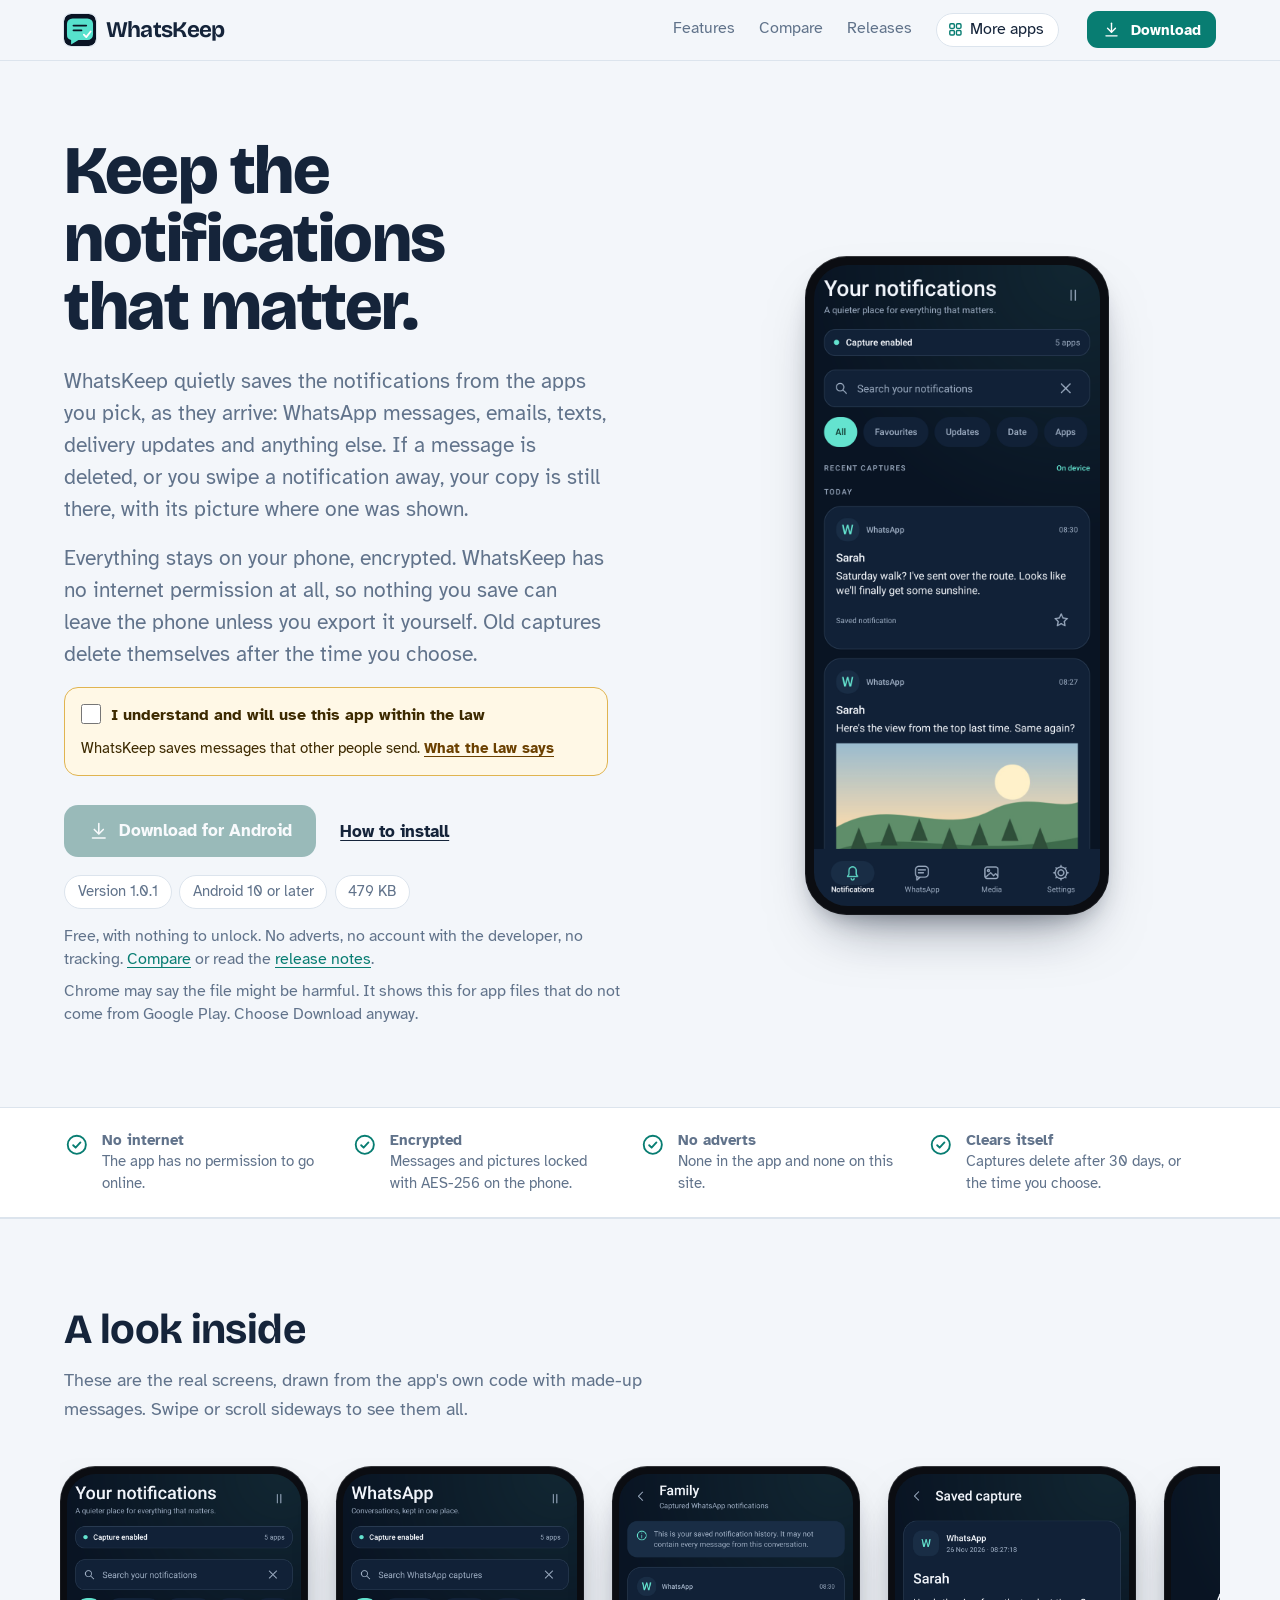
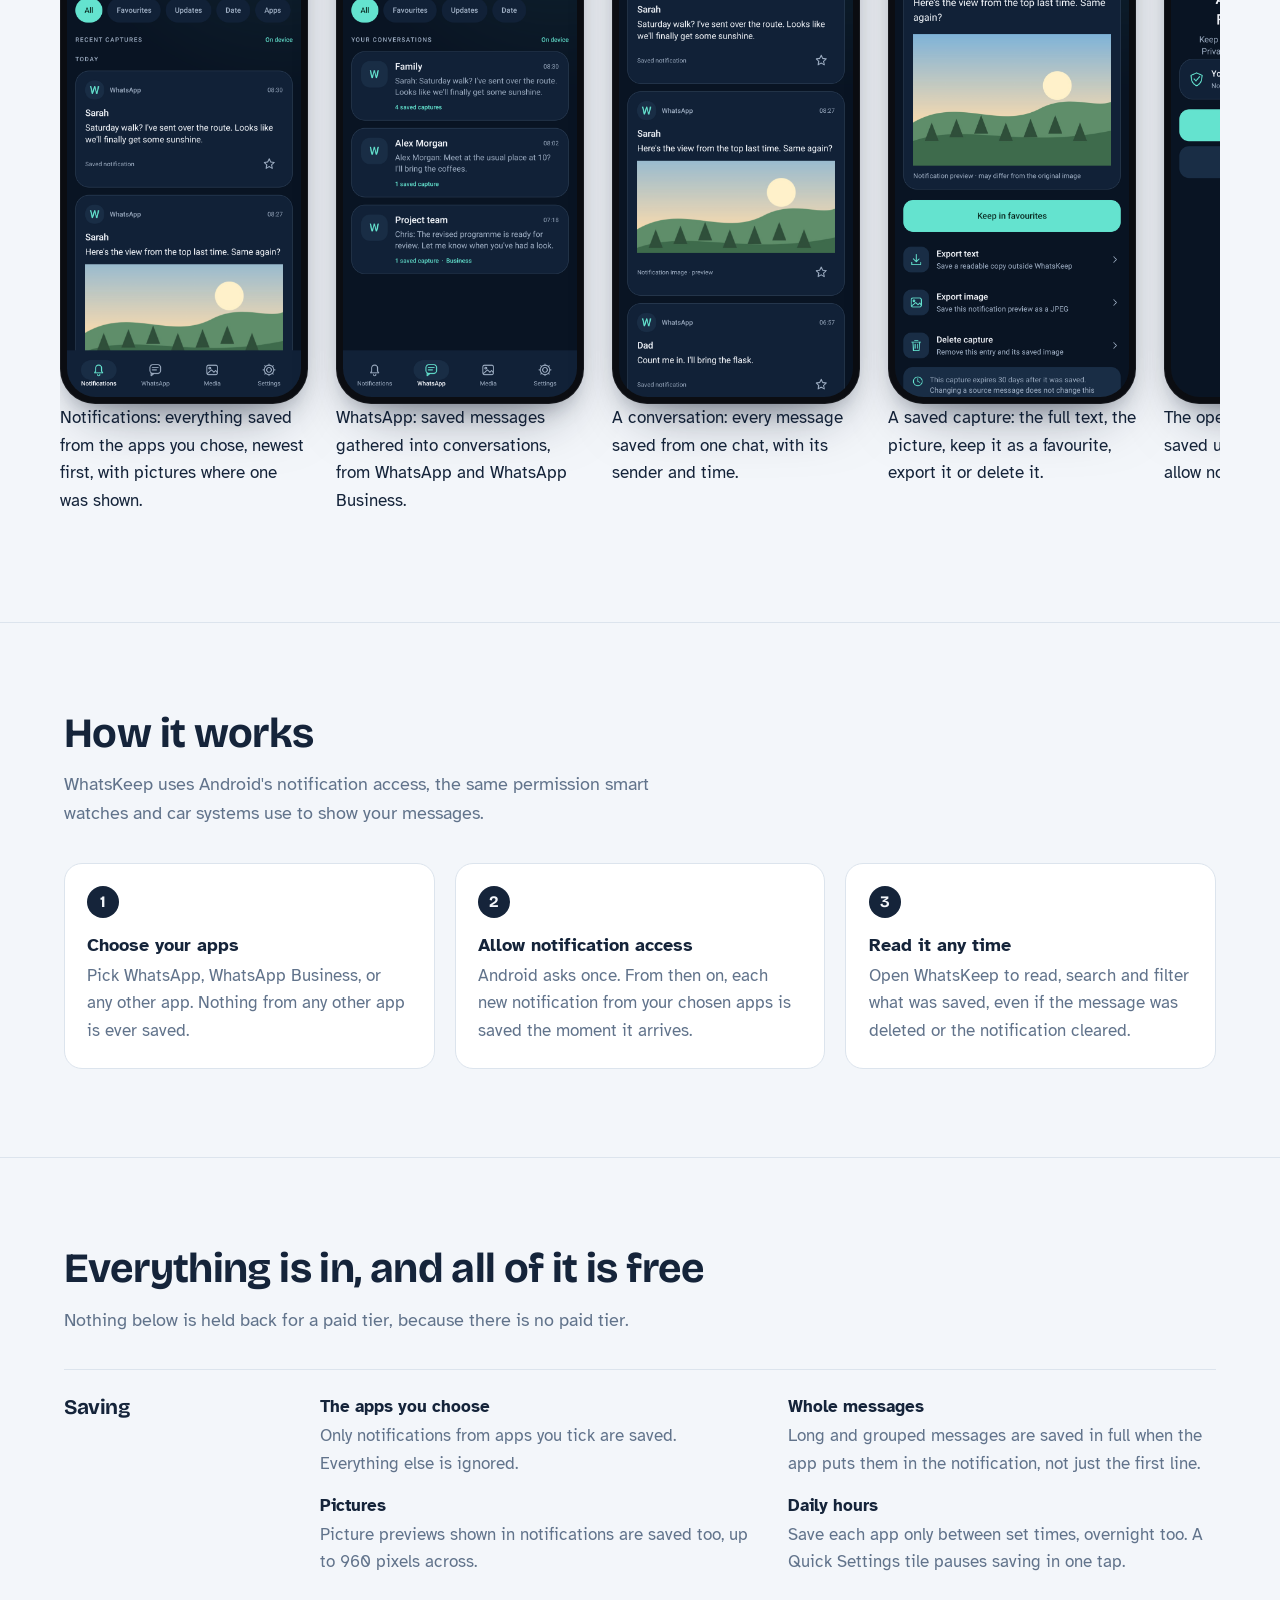
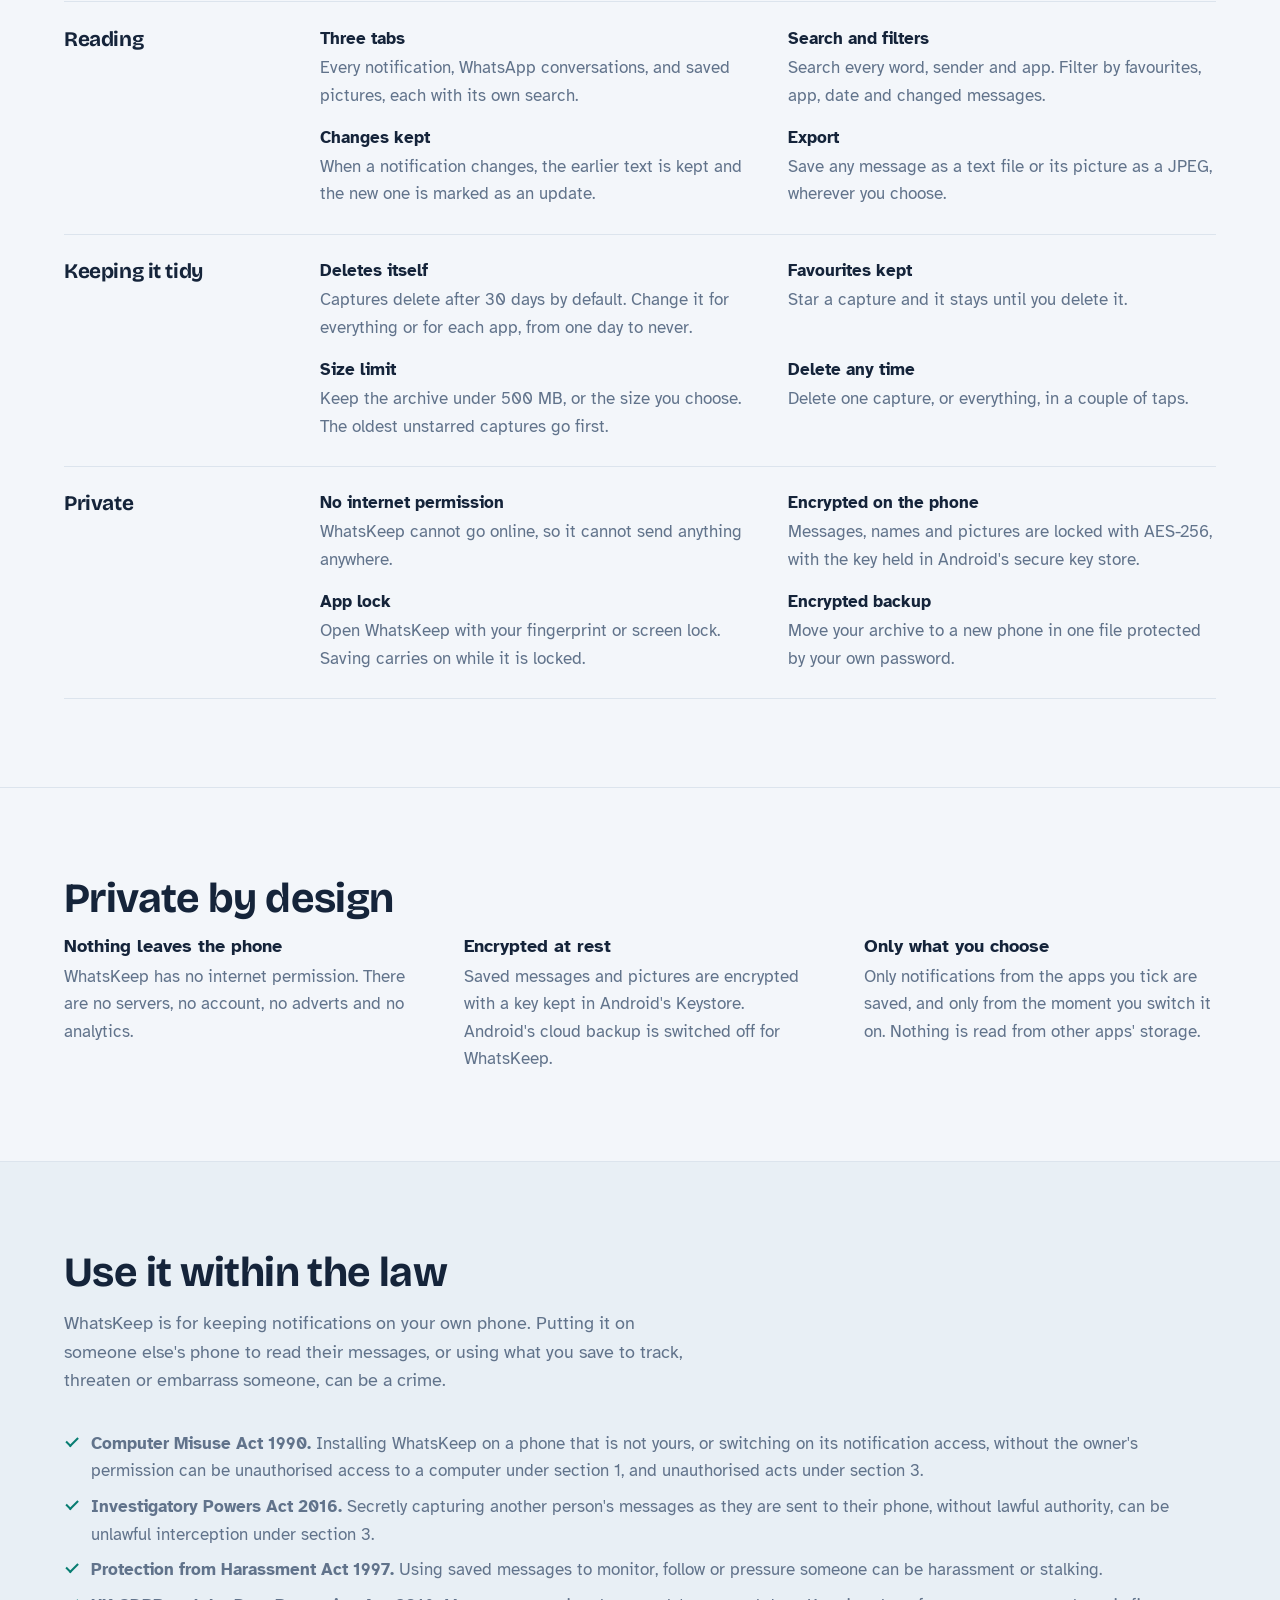
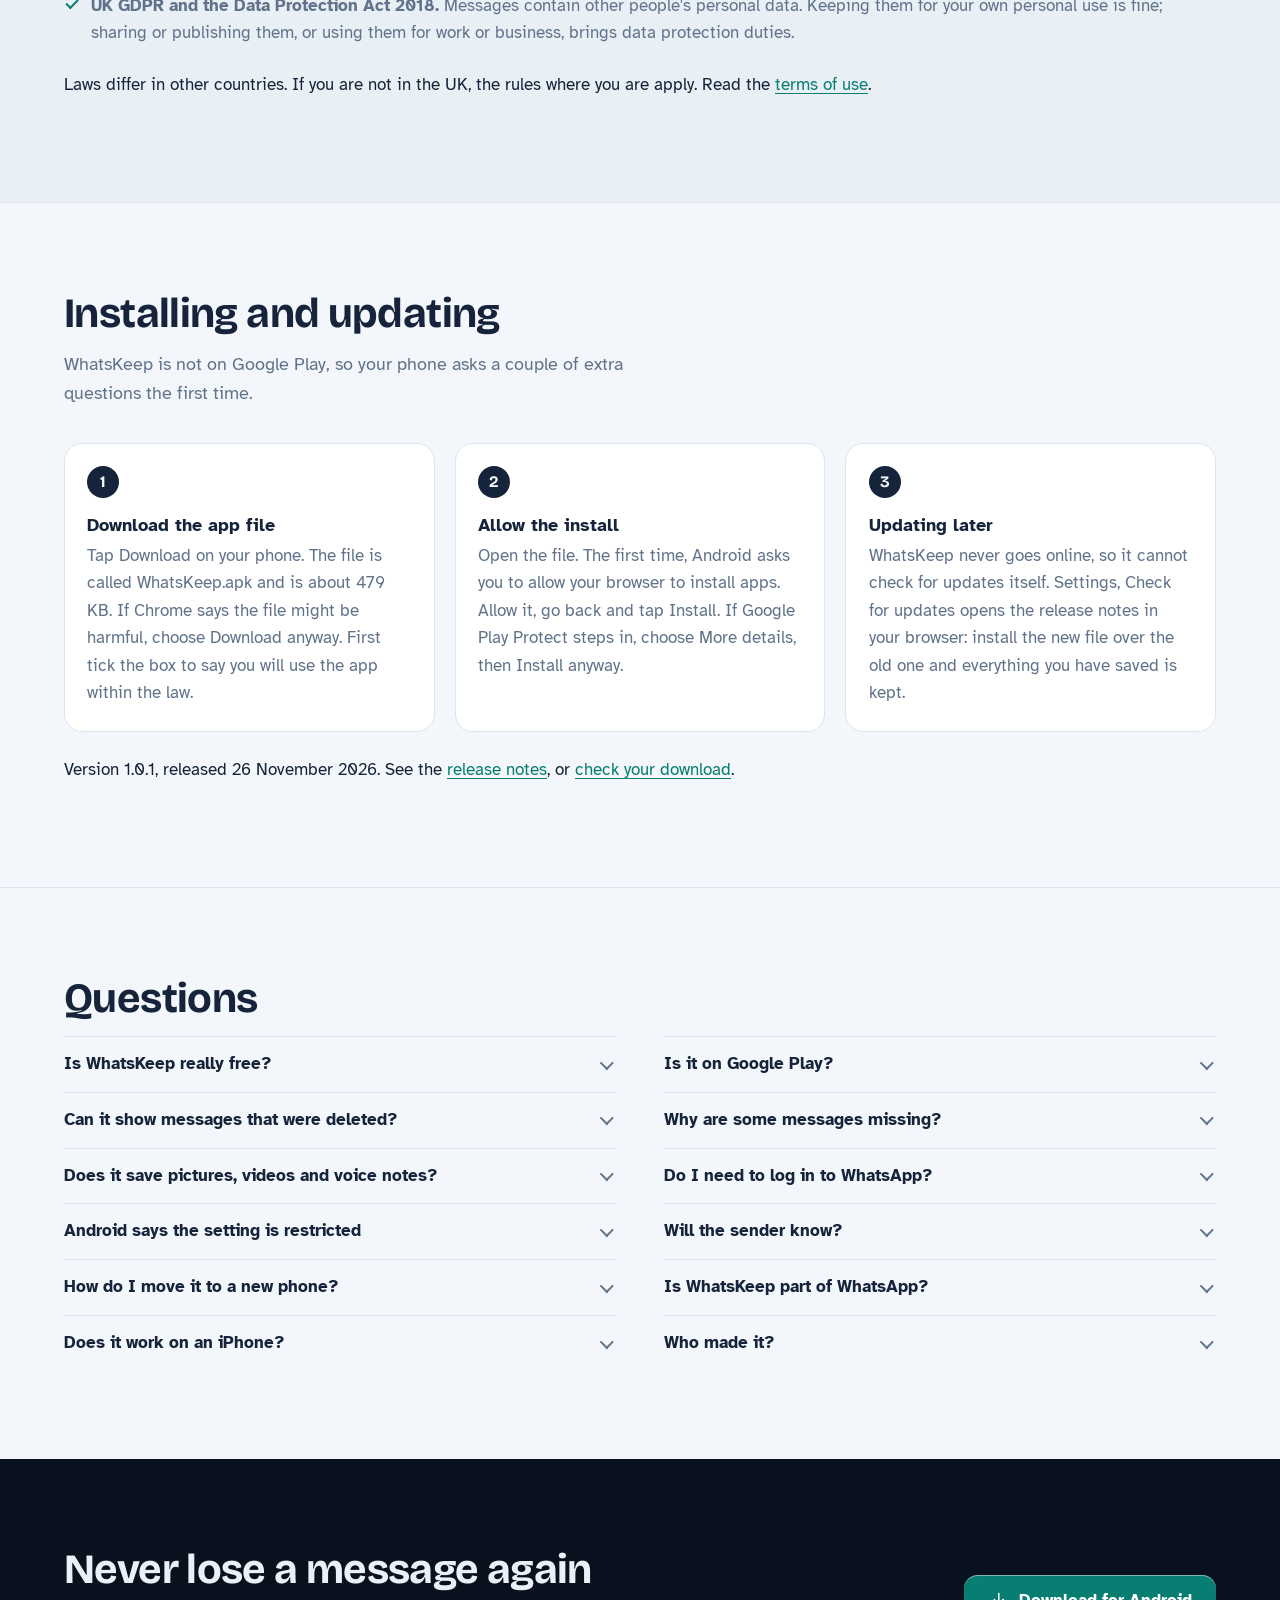
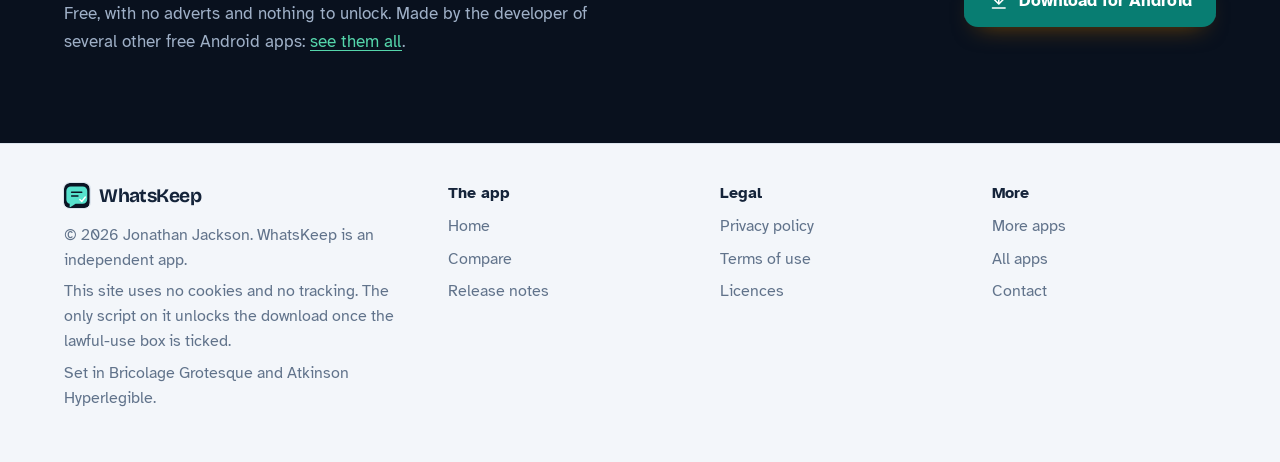
<file: index.html>
<!DOCTYPE html>
<html lang="en-GB">
<head>
<meta charset="utf-8">
<meta name="viewport" content="width=device-width, initial-scale=1">
<title>WhatsKeep: a free, private notification archive for Android</title>
<meta name="description" content="WhatsKeep keeps a private, encrypted copy of the notifications you choose, including WhatsApp messages, so they are still there after the sender deletes them or the notification is cleared. No internet access, no adverts, no account.">
<meta name="author" content="Jonathan Jackson">
<link rel="canonical" href="https://customgpter.github.io/whatskeep/">
<meta name="theme-color" content="#f3f6fa" media="(prefers-color-scheme: light)">
<meta name="theme-color" content="#091423" media="(prefers-color-scheme: dark)">
<meta property="og:type" content="website">
<meta property="og:site_name" content="WhatsKeep">
<meta property="og:title" content="WhatsKeep: a free, private notification archive for Android">
<meta property="og:description" content="WhatsKeep keeps a private, encrypted copy of the notifications you choose, including WhatsApp messages, so they are still there after the sender deletes them or the notification is cleared. No internet access, no adverts, no account.">
<meta property="og:url" content="https://customgpter.github.io/whatskeep/">
<meta property="og:image" content="https://customgpter.github.io/whatskeep/assets/og.png">
<meta property="og:image:width" content="1200">
<meta property="og:image:height" content="630">
<meta property="og:image:alt" content="WhatsKeep&#x27;s notifications screen: saved messages from WhatsApp and Gmail, with a saved picture">
<meta property="og:locale" content="en_GB">
<meta name="twitter:card" content="summary_large_image">
<link rel="icon" href="./assets/favicon.svg" type="image/svg+xml">
<link rel="apple-touch-icon" href="./assets/apple-touch-icon.png">
<link rel="preload" href="./assets/fonts/bricolage-grotesque-latin.woff2" as="font" type="font/woff2" crossorigin>
<link rel="preload" href="./assets/fonts/atkinson-hyperlegible-latin-400-normal.woff2" as="font" type="font/woff2" crossorigin>
<link rel="stylesheet" href="./assets/site.css?v=1">
<link rel="stylesheet" href="./assets/house.css?v=1">
<link rel="stylesheet" href="./assets/apps-list.css?v=1">
<script src="./assets/apps-list.js?v=1" defer></script>
<script type="application/ld+json">{"@context":"https://schema.org","@type":"SoftwareApplication","name":"WhatsKeep","url":"https://customgpter.github.io/whatskeep/","description":"WhatsKeep keeps a private, encrypted copy of the notifications you choose, including WhatsApp messages, so they are still there after the sender deletes them or the notification is cleared. No internet access, no adverts, no account.","applicationCategory":"UtilitiesApplication","operatingSystem":"Android 10 or later","softwareVersion":"1.0.1","downloadUrl":"https://github.com/CustomGPTer/whatskeep/releases/latest/download/WhatsKeep.apk","releaseNotes":"https://customgpter.github.io/whatskeep/releases.html","offers":{"@type":"Offer","price":"0","priceCurrency":"GBP"},"inLanguage":"en-GB","image":"https://customgpter.github.io/whatskeep/assets/og.png","featureList":["The apps you choose","Whole messages","Pictures","Daily hours","Three tabs","Search and filters","Changes kept","Export","Deletes itself","Favourites kept","Size limit","Delete any time"],"author":{"@type":"Person","name":"Jonathan Jackson"}}</script>
<script type="application/ld+json">{"@context":"https://schema.org","@type":"FAQPage","mainEntity":[{"@type":"Question","name":"Is WhatsKeep really free?","acceptedAnswer":{"@type":"Answer","text":"Yes. There is no paid version, no subscription and no adverts."}},{"@type":"Question","name":"Is it on Google Play?","acceptedAnswer":{"@type":"Answer","text":"No. WhatsKeep is a personal project and is downloaded from this site as an Android app file. It needs Android 10 or later."}},{"@type":"Question","name":"Can it show messages that were deleted?","acceptedAnswer":{"@type":"Answer","text":"Yes, if WhatsKeep saved the notification before the message was deleted. Your copy stays until you delete it or it reaches the time you chose. It cannot bring back anything that arrived before you set it up, or anything that never showed as a notification."}},{"@type":"Question","name":"Why are some messages missing?","acceptedAnswer":{"@type":"Answer","text":"A message is only saved if a notification arrives. If you have the chat open, or the chat is muted, there may be no notification. Some apps also shorten or hide what they put in the notification."}},{"@type":"Question","name":"Does it save pictures, videos and voice notes?","acceptedAnswer":{"@type":"Answer","text":"It saves the picture preview when the notification shows one. Videos, voice notes, view-once media and full-size originals are not in notifications, so they cannot be saved."}},{"@type":"Question","name":"Do I need to log in to WhatsApp?","acceptedAnswer":{"@type":"Answer","text":"No. WhatsKeep only reads notifications on your phone. It never logs in to WhatsApp or any other app and never reads their storage."}},{"@type":"Question","name":"Android says the setting is restricted","acceptedAnswer":{"@type":"Answer","text":"Android can block notification access for apps installed from a file. Open Settings, Apps, WhatsKeep, tap the three dots and choose Allow restricted settings, then allow notification access again."}},{"@type":"Question","name":"Will the sender know?","acceptedAnswer":{"@type":"Answer","text":"No. WhatsKeep saves the notification your phone already received. Opening WhatsKeep does not open the chat."}},{"@type":"Question","name":"How do I move it to a new phone?","acceptedAnswer":{"@type":"Answer","text":"In Settings, Export and encrypted backup, save a backup with a password you choose, then restore it in WhatsKeep on the new phone. The password cannot be recovered, so keep it safe."}},{"@type":"Question","name":"Is WhatsKeep part of WhatsApp?","acceptedAnswer":{"@type":"Answer","text":"No. WhatsKeep is an independent app. It is not made, approved or supported by WhatsApp or Meta."}},{"@type":"Question","name":"Does it work on an iPhone?","acceptedAnswer":{"@type":"Answer","text":"No. iPhones do not let apps read notifications, so WhatsKeep is for Android only."}},{"@type":"Question","name":"Who made it?","acceptedAnswer":{"@type":"Answer","text":"WhatsKeep is made by Jonathan Jackson, an independent developer in the United Kingdom."}}]}</script>
</head>
<body>
<a class="skip" href="#main">Skip to content</a>
<header class="masthead">
<div class="wrap">
<a class="brand" href="./" aria-label="WhatsKeep home"><svg viewBox="0 0 108 108" aria-hidden="true"><rect width="108" height="108" rx="24" fill="#0A1424"/><path fill="#57E1CD" d="M29 15h50a19 19 0 0 1 19 19v35a19 19 0 0 1-19 19H49l-25 15V88a19 19 0 0 1-14-19V34a19 19 0 0 1 19-19Z"/><rect x="29" y="36" width="49" height="6" rx="3" fill="#0A1424"/><rect x="29" y="52" width="33" height="6" rx="3" fill="#0A1424"/><path fill="none" stroke="#FFF" stroke-width="6" stroke-linecap="round" stroke-linejoin="round" d="m67 70 8 8 15-19"/></svg><span>WhatsKeep</span></a>
<nav aria-label="Main"><ul><li><a href="./#features">Features</a></li><li><a href="./compare.html">Compare</a></li><li><a href="./releases.html">Releases</a></li><li><a class="more-apps" href="./more-apps.html"><svg class="ico" viewBox="0 0 24 24" aria-hidden="true"><rect x="4" y="4" width="6.5" height="6.5" rx="1.6"/><rect x="13.5" y="4" width="6.5" height="6.5" rx="1.6"/><rect x="4" y="13.5" width="6.5" height="6.5" rx="1.6"/><rect x="13.5" y="13.5" width="6.5" height="6.5" rx="1.6"/></svg>More apps</a></li></ul></nav>
<a class="button small" href="./#download"><svg class="ico" viewBox="0 0 24 24" aria-hidden="true"><path d="M12 4v11"/><path d="M7 10.5l5 5 5-5"/><path d="M5 20h14"/></svg>Download</a>
</div>
</header>
<main id="main">
<div class="hero">
<div class="wrap hero-grid">
<div class="hero-copy">
<h1>Keep the notifications that matter.</h1>
<p class="lede">WhatsKeep quietly saves the notifications from the apps you pick, as they arrive: WhatsApp messages, emails, texts, delivery updates and anything else. If a message is deleted, or you swipe a notification away, your copy is still there, with its picture where one was shown.</p><p class="lede">Everything stays on your phone, encrypted. WhatsKeep has no internet permission at all, so nothing you save can leave the phone unless you export it yourself. Old captures delete themselves after the time you choose.</p>

<div class="gate-scope"><div class="law-box" data-gate><label><input type="checkbox"> I understand and will use this app within the law</label><p>WhatsKeep saves messages that other people send. <a href="terms.html#law">What the law says</a></p><noscript><p>Turn on JavaScript to tick the box and download.</p></noscript></div><p class="get" id="download"><a class="button" data-href="https://github.com/CustomGPTer/whatskeep/releases/latest/download/WhatsKeep.apk" aria-disabled="true" role="link" tabindex="-1"><svg class="ico" viewBox="0 0 24 24" aria-hidden="true"><path d="M12 4v11"/><path d="M7 10.5l5 5 5-5"/><path d="M5 20h14"/></svg>Download for Android</a><a class="aside" href="#install">How to install</a></p></div>
<ul class="pills"><li>Version 1.0.1</li><li>Android 10 or later</li><li>479 KB</li></ul>
<p class="facts">Free, with nothing to unlock. No adverts, no account with the developer, no tracking. <a href="compare.html">Compare</a> or read the <a href="releases.html">release notes</a>.</p>
<p class="facts">Chrome may say the file might be harmful. It shows this for app files that do not come from Google Play. Choose Download anyway.</p>
</div>
<div class="hero-phone"><div class="phone"><img src="./assets/screens/notifications.png" alt="Notifications: everything saved from the apps you chose, newest first, with pictures where one was shown." width="393" height="852" fetchpriority="high"></div></div>
</div>
</div>

<section class="promises" aria-label="In short">
<div class="wrap"><ul><li><svg class="ico" viewBox="0 0 24 24" aria-hidden="true"><circle cx="12" cy="12" r="8.5"/><path d="M8.6 12.4l2.3 2.3 4.5-4.9"/></svg><span><b>No internet</b><span>The app has no permission to go online.</span></span></li><li><svg class="ico" viewBox="0 0 24 24" aria-hidden="true"><circle cx="12" cy="12" r="8.5"/><path d="M8.6 12.4l2.3 2.3 4.5-4.9"/></svg><span><b>Encrypted</b><span>Messages and pictures locked with AES-256 on the phone.</span></span></li><li><svg class="ico" viewBox="0 0 24 24" aria-hidden="true"><circle cx="12" cy="12" r="8.5"/><path d="M8.6 12.4l2.3 2.3 4.5-4.9"/></svg><span><b>No adverts</b><span>None in the app and none on this site.</span></span></li><li><svg class="ico" viewBox="0 0 24 24" aria-hidden="true"><circle cx="12" cy="12" r="8.5"/><path d="M8.6 12.4l2.3 2.3 4.5-4.9"/></svg><span><b>Clears itself</b><span>Captures delete after 30 days, or the time you choose.</span></span></li></ul></div>
</section>

<section id="screens" aria-labelledby="screens-h">
<div class="wrap">
<h2 id="screens-h">A look inside</h2>
<p class="intro">These are the real screens, drawn from the app&#x27;s own code with made-up messages. Swipe or scroll sideways to see them all.</p>
<div class="gallery" tabindex="0" role="region" aria-label="Screens from WhatsKeep"><figure class="shot"><div class="phone"><img src="./assets/screens/notifications.png" alt="Notifications: everything saved from the apps you chose, newest first, with pictures where one was shown." width="393" height="852" loading="eager" decoding="async"></div><figcaption>Notifications: everything saved from the apps you chose, newest first, with pictures where one was shown.</figcaption></figure><figure class="shot"><div class="phone"><img src="./assets/screens/whatsapp.png" alt="WhatsApp: saved messages gathered into conversations, from WhatsApp and WhatsApp Business." width="393" height="852" loading="eager" decoding="async"></div><figcaption>WhatsApp: saved messages gathered into conversations, from WhatsApp and WhatsApp Business.</figcaption></figure><figure class="shot"><div class="phone"><img src="./assets/screens/conversation.png" alt="A conversation: every message saved from one chat, with its sender and time." width="393" height="852" loading="eager" decoding="async"></div><figcaption>A conversation: every message saved from one chat, with its sender and time.</figcaption></figure><figure class="shot"><div class="phone"><img src="./assets/screens/detail.png" alt="A saved capture: the full text, the picture, keep it as a favourite, export it or delete it." width="393" height="852" loading="eager" decoding="async"></div><figcaption>A saved capture: the full text, the picture, keep it as a favourite, export it or delete it.</figcaption></figure><figure class="shot"><div class="phone"><img src="./assets/screens/welcome.png" alt="The opening screen. Nothing is saved until you choose apps and allow notification access." width="393" height="852" loading="eager" decoding="async"></div><figcaption>The opening screen. Nothing is saved until you choose apps and allow notification access.</figcaption></figure><figure class="shot"><div class="phone"><img src="./assets/screens/retention.png" alt="Retention and storage: delete after a day, a week, a month, any number of days, or never." width="393" height="852" loading="eager" decoding="async"></div><figcaption>Retention and storage: delete after a day, a week, a month, any number of days, or never.</figcaption></figure><figure class="shot"><div class="phone"><img src="./assets/screens/privacy.png" alt="Privacy: app lock with your fingerprint or screen lock, screenshot blocking and picture saving." width="393" height="852" loading="eager" decoding="async"></div><figcaption>Privacy: app lock with your fingerprint or screen lock, screenshot blocking and picture saving.</figcaption></figure><figure class="shot"><div class="phone"><img src="./assets/screens/backup.png" alt="Encrypted backup: one password-protected file to move your archive to a new phone." width="393" height="852" loading="eager" decoding="async"></div><figcaption>Encrypted backup: one password-protected file to move your archive to a new phone.</figcaption></figure><figure class="shot"><div class="phone"><img src="./assets/screens/more.png" alt="Settings, More apps: every app by the same developer, opened in your browser." width="393" height="852" loading="eager" decoding="async"></div><figcaption>Settings, More apps: every app by the same developer, opened in your browser.</figcaption></figure><figure class="shot"><div class="phone"><img src="./assets/screens/ivory.png" alt="Ivory and emerald in light mode. There is also Midnight and teal, and Charcoal and violet." width="393" height="852" loading="eager" decoding="async"></div><figcaption>Ivory and emerald in light mode. There is also Midnight and teal, and Charcoal and violet.</figcaption></figure></div>
</div>
</section>

<section id="how" aria-labelledby="how-h">
<div class="wrap">
<h2 id="how-h">How it works</h2>
<p class="intro">WhatsKeep uses Android's notification access, the same permission smart watches and car systems use to show your messages.</p>
<ol class="steps"><li><h3>Choose your apps</h3><p>Pick WhatsApp, WhatsApp Business, or any other app. Nothing from any other app is ever saved.</p></li><li><h3>Allow notification access</h3><p>Android asks once. From then on, each new notification from your chosen apps is saved the moment it arrives.</p></li><li><h3>Read it any time</h3><p>Open WhatsKeep to read, search and filter what was saved, even if the message was deleted or the notification cleared.</p></li></ol>
</div>
</section>

<section id="features" aria-labelledby="features-h">
<div class="wrap">
<h2 id="features-h">Everything is in, and all of it is free</h2>
<p class="intro">Nothing below is held back for a paid tier, because there is no paid tier.</p>
<div class="groups"><div class="group"><h3>Saving</h3><dl><div><dt>The apps you choose</dt><dd>Only notifications from apps you tick are saved. Everything else is ignored.</dd></div><div><dt>Whole messages</dt><dd>Long and grouped messages are saved in full when the app puts them in the notification, not just the first line.</dd></div><div><dt>Pictures</dt><dd>Picture previews shown in notifications are saved too, up to 960 pixels across.</dd></div><div><dt>Daily hours</dt><dd>Save each app only between set times, overnight too. A Quick Settings tile pauses saving in one tap.</dd></div></dl></div><div class="group"><h3>Reading</h3><dl><div><dt>Three tabs</dt><dd>Every notification, WhatsApp conversations, and saved pictures, each with its own search.</dd></div><div><dt>Search and filters</dt><dd>Search every word, sender and app. Filter by favourites, app, date and changed messages.</dd></div><div><dt>Changes kept</dt><dd>When a notification changes, the earlier text is kept and the new one is marked as an update.</dd></div><div><dt>Export</dt><dd>Save any message as a text file or its picture as a JPEG, wherever you choose.</dd></div></dl></div><div class="group"><h3>Keeping it tidy</h3><dl><div><dt>Deletes itself</dt><dd>Captures delete after 30 days by default. Change it for everything or for each app, from one day to never.</dd></div><div><dt>Favourites kept</dt><dd>Star a capture and it stays until you delete it.</dd></div><div><dt>Size limit</dt><dd>Keep the archive under 500 MB, or the size you choose. The oldest unstarred captures go first.</dd></div><div><dt>Delete any time</dt><dd>Delete one capture, or everything, in a couple of taps.</dd></div></dl></div><div class="group"><h3>Private</h3><dl><div><dt>No internet permission</dt><dd>WhatsKeep cannot go online, so it cannot send anything anywhere.</dd></div><div><dt>Encrypted on the phone</dt><dd>Messages, names and pictures are locked with AES-256, with the key held in Android's secure key store.</dd></div><div><dt>App lock</dt><dd>Open WhatsKeep with your fingerprint or screen lock. Saving carries on while it is locked.</dd></div><div><dt>Encrypted backup</dt><dd>Move your archive to a new phone in one file protected by your own password.</dd></div></dl></div></div>
</div>
</section>

<section id="privacy" aria-labelledby="privacy-h">
<div class="wrap">
<h2 id="privacy-h">Private by design</h2>
<ul class="plain"><li><h3>Nothing leaves the phone</h3><p>WhatsKeep has no internet permission. There are no servers, no account, no adverts and no analytics.</p></li><li><h3>Encrypted at rest</h3><p>Saved messages and pictures are encrypted with a key kept in Android's Keystore. Android's cloud backup is switched off for WhatsKeep.</p></li><li><h3>Only what you choose</h3><p>Only notifications from the apps you tick are saved, and only from the moment you switch it on. Nothing is read from other apps' storage.</p></li></ul>
</div>
</section>

<section id="law" aria-labelledby="law-h" class="law-band">
<div class="wrap">
<h2 id="law-h">Use it within the law</h2>
<p class="intro">WhatsKeep is for keeping notifications on your own phone. Putting it on someone else's phone to read their messages, or using what you save to track, threaten or embarrass someone, can be a crime.</p>
<ul class="ticks"><li><b>Computer Misuse Act 1990.</b> Installing WhatsKeep on a phone that is not yours, or switching on its notification access, without the owner's permission can be unauthorised access to a computer under section 1, and unauthorised acts under section 3.</li><li><b>Investigatory Powers Act 2016.</b> Secretly capturing another person's messages as they are sent to their phone, without lawful authority, can be unlawful interception under section 3.</li><li><b>Protection from Harassment Act 1997.</b> Using saved messages to monitor, follow or pressure someone can be harassment or stalking.</li><li><b>UK GDPR and the Data Protection Act 2018.</b> Messages contain other people's personal data. Keeping them for your own personal use is fine; sharing or publishing them, or using them for work or business, brings data protection duties.</li></ul>
<p class="after-table">Laws differ in other countries. If you are not in the UK, the rules where you are apply. Read the <a href="terms.html#law">terms of use</a>.</p>
</div>
</section>
<section id="install" aria-labelledby="install-h">
<div class="wrap">
<h2 id="install-h">Installing and updating</h2>
<p class="intro">WhatsKeep is not on Google Play, so your phone asks a couple of extra questions the first time.</p>
<ol class="steps"><li><h3>Download the app file</h3><p>Tap Download on your phone. The file is called WhatsKeep.apk and is about 479 KB. If Chrome says the file might be harmful, choose Download anyway. First tick the box to say you will use the app within the law.</p></li><li><h3>Allow the install</h3><p>Open the file. The first time, Android asks you to allow your browser to install apps. Allow it, go back and tap Install. If Google Play Protect steps in, choose More details, then Install anyway.</p></li><li><h3>Updating later</h3><p>WhatsKeep never goes online, so it cannot check for updates itself. Settings, Check for updates opens the release notes in your browser: install the new file over the old one and everything you have saved is kept.</p></li></ol>
<p class="after-table">Version 1.0.1, released 26 November 2026. See the <a href="releases.html">release notes</a>, or <a href="releases.html#checking">check your download</a>.</p>
</div>
</section>

<section id="questions" aria-labelledby="questions-h">
<div class="wrap">
<h2 id="questions-h">Questions</h2>
<div class="faq"><details><summary>Is WhatsKeep really free?</summary><p>Yes. There is no paid version, no subscription and no adverts.</p></details><details><summary>Is it on Google Play?</summary><p>No. WhatsKeep is a personal project and is downloaded from this site as an Android app file. It needs Android 10 or later.</p></details><details><summary>Can it show messages that were deleted?</summary><p>Yes, if WhatsKeep saved the notification before the message was deleted. Your copy stays until you delete it or it reaches the time you chose. It cannot bring back anything that arrived before you set it up, or anything that never showed as a notification.</p></details><details><summary>Why are some messages missing?</summary><p>A message is only saved if a notification arrives. If you have the chat open, or the chat is muted, there may be no notification. Some apps also shorten or hide what they put in the notification.</p></details><details><summary>Does it save pictures, videos and voice notes?</summary><p>It saves the picture preview when the notification shows one. Videos, voice notes, view-once media and full-size originals are not in notifications, so they cannot be saved.</p></details><details><summary>Do I need to log in to WhatsApp?</summary><p>No. WhatsKeep only reads notifications on your phone. It never logs in to WhatsApp or any other app and never reads their storage.</p></details><details><summary>Android says the setting is restricted</summary><p>Android can block notification access for apps installed from a file. Open Settings, Apps, WhatsKeep, tap the three dots and choose Allow restricted settings, then allow notification access again.</p></details><details><summary>Will the sender know?</summary><p>No. WhatsKeep saves the notification your phone already received. Opening WhatsKeep does not open the chat.</p></details><details><summary>How do I move it to a new phone?</summary><p>In Settings, Export and encrypted backup, save a backup with a password you choose, then restore it in WhatsKeep on the new phone. The password cannot be recovered, so keep it safe.</p></details><details><summary>Is WhatsKeep part of WhatsApp?</summary><p>No. WhatsKeep is an independent app. It is not made, approved or supported by WhatsApp or Meta.</p></details><details><summary>Does it work on an iPhone?</summary><p>No. iPhones do not let apps read notifications, so WhatsKeep is for Android only.</p></details><details><summary>Who made it?</summary><p>WhatsKeep is made by Jonathan Jackson, an independent developer in the United Kingdom.</p></details></div>
</div>
</section>

<section class="closing" aria-labelledby="closing-h">
<div class="wrap">
<div><h2 id="closing-h">Never lose a message again</h2><p>Free, with no adverts and nothing to unlock. Made by the developer of several other free Android apps: <a href="more-apps.html">see them all</a>.</p></div>
<a class="button" href="./#download"><svg class="ico" viewBox="0 0 24 24" aria-hidden="true"><path d="M12 4v11"/><path d="M7 10.5l5 5 5-5"/><path d="M5 20h14"/></svg>Download for Android</a>
</div>
</section>
</main>
<footer class="colophon">
<div class="wrap">
<div>
<a class="brand" href="./" aria-label="WhatsKeep home"><svg viewBox="0 0 108 108" aria-hidden="true"><rect width="108" height="108" rx="24" fill="#0A1424"/><path fill="#57E1CD" d="M29 15h50a19 19 0 0 1 19 19v35a19 19 0 0 1-19 19H49l-25 15V88a19 19 0 0 1-14-19V34a19 19 0 0 1 19-19Z"/><rect x="29" y="36" width="49" height="6" rx="3" fill="#0A1424"/><rect x="29" y="52" width="33" height="6" rx="3" fill="#0A1424"/><path fill="none" stroke="#FFF" stroke-width="6" stroke-linecap="round" stroke-linejoin="round" d="m67 70 8 8 15-19"/></svg><span>WhatsKeep</span></a>
<p>&copy; 2026 Jonathan Jackson. WhatsKeep is an independent app.</p>
<p>This site uses no cookies and no tracking. The only script on it unlocks the download once the lawful-use box is ticked.</p>
<p>Set in Bricolage Grotesque and Atkinson Hyperlegible.</p>
</div>
<nav aria-label="The app"><h2>The app</h2><ul>
<li><a href="./">Home</a></li>
<li><a href="./compare.html">Compare</a></li>
<li><a href="./releases.html">Release notes</a></li>

</ul></nav>
<nav aria-label="Legal"><h2>Legal</h2><ul>
<li><a href="./privacy.html">Privacy policy</a></li>
<li><a href="./terms.html">Terms of use</a></li>
<li><a href="./licences.html">Licences</a></li>
</ul></nav>
<nav aria-label="More"><h2>More</h2><ul>
<li><a href="./more-apps.html">More apps</a></li>
<li><a href="https://customgpter.github.io/">All apps</a></li>
<li><a href="https://github.com/CustomGPTer/whatskeep/issues">Contact</a></li>
</ul></nav>
</div>
</footer>
</body>
</html>
</file>
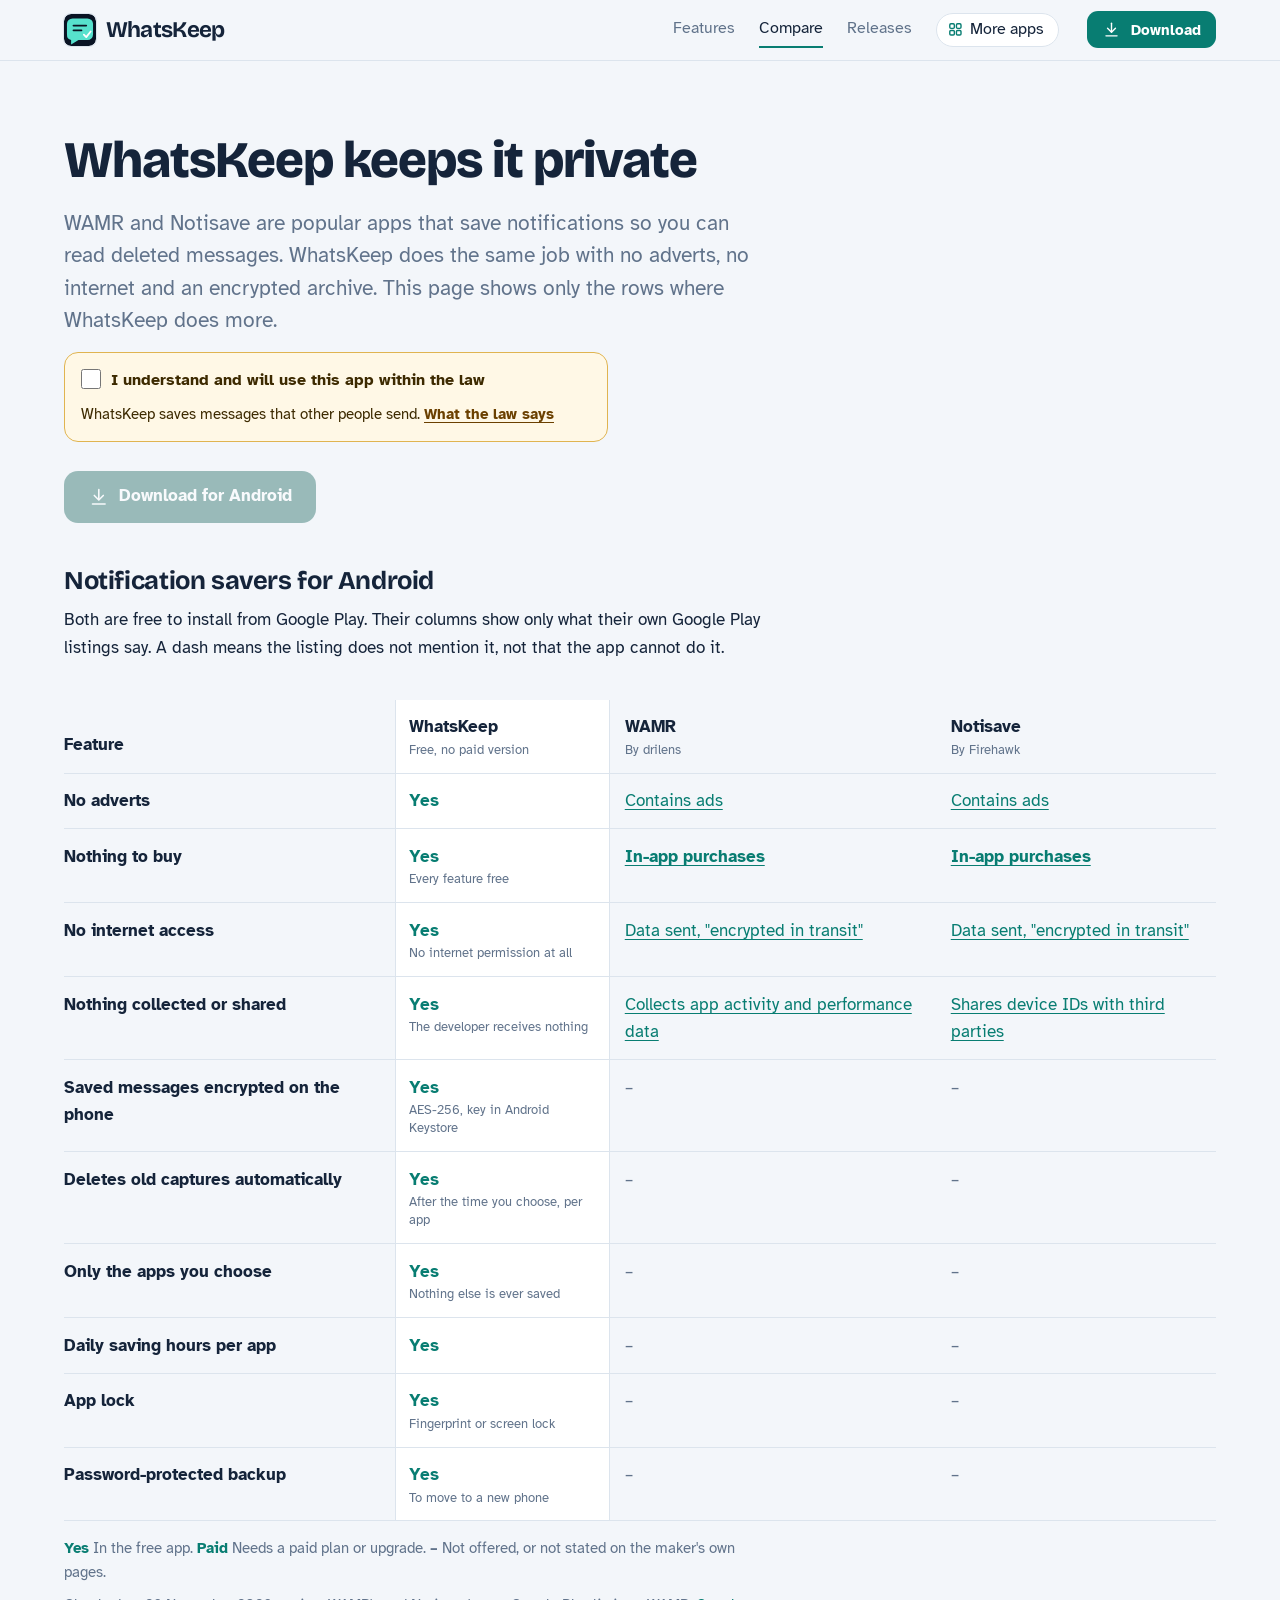
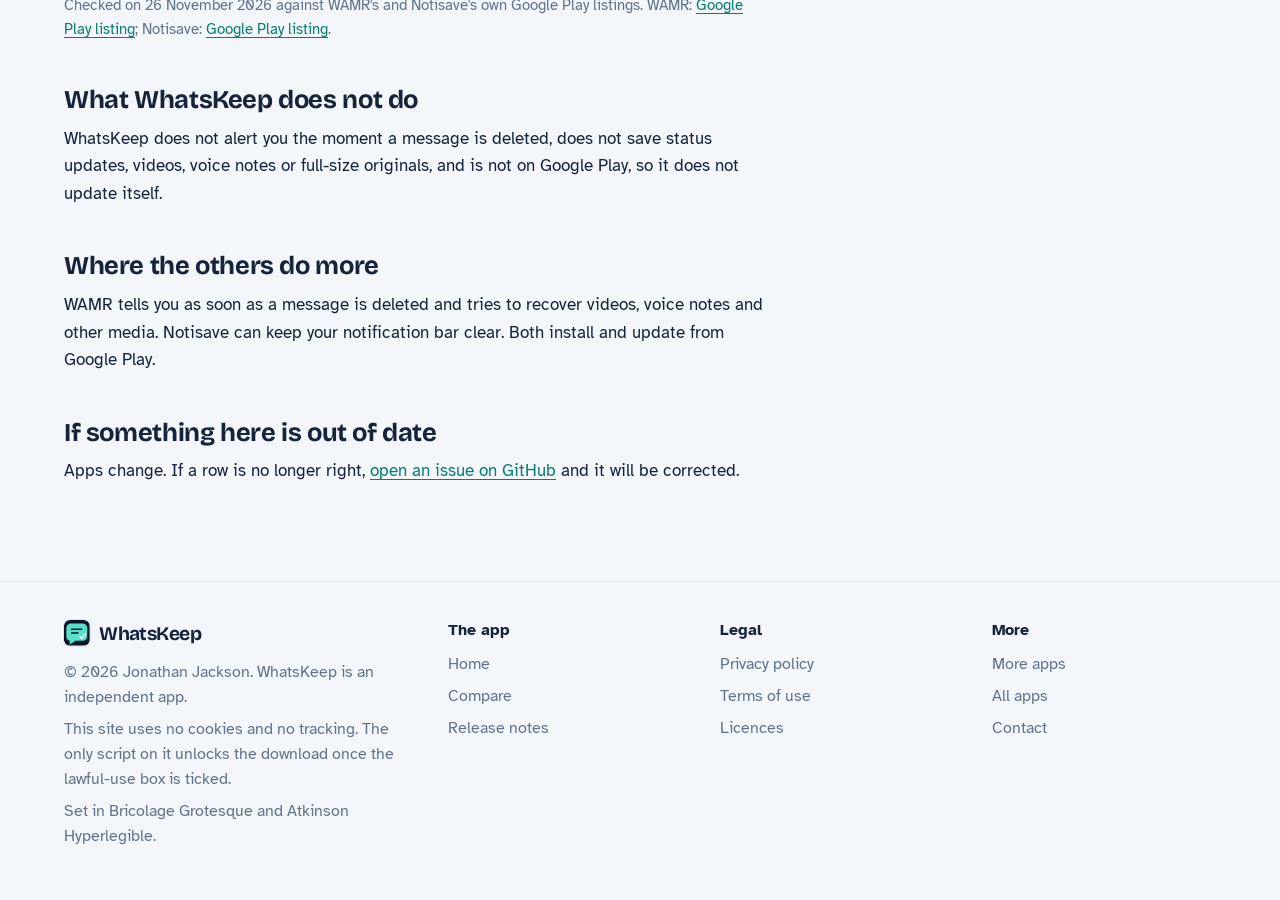
<file: compare.html>
<!DOCTYPE html>
<html lang="en-GB">
<head>
<meta charset="utf-8">
<meta name="viewport" content="width=device-width, initial-scale=1">
<title>WhatsKeep compared with WAMR and Notisave</title>
<meta name="description" content="How WhatsKeep compares with WAMR and Notisave, row by row, with each claim linked to their own Google Play listings.">
<meta name="author" content="Jonathan Jackson">
<link rel="canonical" href="https://customgpter.github.io/whatskeep/compare.html">
<meta name="theme-color" content="#f3f6fa" media="(prefers-color-scheme: light)">
<meta name="theme-color" content="#091423" media="(prefers-color-scheme: dark)">
<meta property="og:type" content="website">
<meta property="og:site_name" content="WhatsKeep">
<meta property="og:title" content="WhatsKeep compared with WAMR and Notisave">
<meta property="og:description" content="How WhatsKeep compares with WAMR and Notisave, row by row, with each claim linked to their own Google Play listings.">
<meta property="og:url" content="https://customgpter.github.io/whatskeep/compare.html">
<meta property="og:image" content="https://customgpter.github.io/whatskeep/assets/og.png">
<meta property="og:image:width" content="1200">
<meta property="og:image:height" content="630">
<meta property="og:image:alt" content="WhatsKeep&#x27;s notifications screen: saved messages from WhatsApp and Gmail, with a saved picture">
<meta property="og:locale" content="en_GB">
<meta name="twitter:card" content="summary_large_image">
<link rel="icon" href="./assets/favicon.svg" type="image/svg+xml">
<link rel="apple-touch-icon" href="./assets/apple-touch-icon.png">
<link rel="preload" href="./assets/fonts/bricolage-grotesque-latin.woff2" as="font" type="font/woff2" crossorigin>
<link rel="preload" href="./assets/fonts/atkinson-hyperlegible-latin-400-normal.woff2" as="font" type="font/woff2" crossorigin>
<link rel="stylesheet" href="./assets/site.css?v=1">
<link rel="stylesheet" href="./assets/house.css?v=1">
<link rel="stylesheet" href="./assets/apps-list.css?v=1">
<script src="./assets/apps-list.js?v=1" defer></script>
</head>
<body>
<a class="skip" href="#main">Skip to content</a>
<header class="masthead">
<div class="wrap">
<a class="brand" href="./" aria-label="WhatsKeep home"><svg viewBox="0 0 108 108" aria-hidden="true"><rect width="108" height="108" rx="24" fill="#0A1424"/><path fill="#57E1CD" d="M29 15h50a19 19 0 0 1 19 19v35a19 19 0 0 1-19 19H49l-25 15V88a19 19 0 0 1-14-19V34a19 19 0 0 1 19-19Z"/><rect x="29" y="36" width="49" height="6" rx="3" fill="#0A1424"/><rect x="29" y="52" width="33" height="6" rx="3" fill="#0A1424"/><path fill="none" stroke="#FFF" stroke-width="6" stroke-linecap="round" stroke-linejoin="round" d="m67 70 8 8 15-19"/></svg><span>WhatsKeep</span></a>
<nav aria-label="Main"><ul><li><a href="./#features">Features</a></li><li><a href="./compare.html" aria-current="page">Compare</a></li><li><a href="./releases.html">Releases</a></li><li><a class="more-apps" href="./more-apps.html"><svg class="ico" viewBox="0 0 24 24" aria-hidden="true"><rect x="4" y="4" width="6.5" height="6.5" rx="1.6"/><rect x="13.5" y="4" width="6.5" height="6.5" rx="1.6"/><rect x="4" y="13.5" width="6.5" height="6.5" rx="1.6"/><rect x="13.5" y="13.5" width="6.5" height="6.5" rx="1.6"/></svg>More apps</a></li></ul></nav>
<a class="button small" href="./#download"><svg class="ico" viewBox="0 0 24 24" aria-hidden="true"><path d="M12 4v11"/><path d="M7 10.5l5 5 5-5"/><path d="M5 20h14"/></svg>Download</a>
</div>
</header>
<main id="main" class="doc">
<div class="wrap">
<div class="measure">
<h1>WhatsKeep keeps it private</h1>
<p class="lede">WAMR and Notisave are popular apps that save notifications so you can read deleted messages. WhatsKeep does the same job with no adverts, no internet and an encrypted archive. This page shows only the rows where WhatsKeep does more.</p>
<div class="gate-scope"><div class="law-box" data-gate><label><input type="checkbox"> I understand and will use this app within the law</label><p>WhatsKeep saves messages that other people send. <a href="terms.html#law">What the law says</a></p><noscript><p>Turn on JavaScript to tick the box and download.</p></noscript></div><p class="get"><a class="button" data-href="https://github.com/CustomGPTer/whatskeep/releases/latest/download/WhatsKeep.apk" aria-disabled="true" role="link" tabindex="-1"><svg class="ico" viewBox="0 0 24 24" aria-hidden="true"><path d="M12 4v11"/><path d="M7 10.5l5 5 5-5"/><path d="M5 20h14"/></svg>Download for Android</a></p></div>
<h2 id="table">Notification savers for Android</h2>
<p>Both are free to install from Google Play. Their columns show only what their own Google Play listings say. A dash means the listing does not mention it, not that the app cannot do it.</p>
</div>
<div class="scroll">
<table class="cmp">
<thead><tr><th scope="col">Feature</th><th scope="col" class="ours">WhatsKeep<small>Free, no paid version</small></th><th scope="col">WAMR<small>By drilens</small></th><th scope="col">Notisave<small>By Firehawk</small></th></tr></thead>
<tbody>
<tr><th scope="row">No adverts</th><td class="yes ours"><span class="app">WhatsKeep</span><span class="v">Yes</span></td><td class="na"><span class="app">WAMR</span><span class="v"><a href="https://play.google.com/store/apps/details?id=com.drilens.wamr&hl=en_GB">Contains ads</a></span></td><td class="na"><span class="app">Notisave</span><span class="v"><a href="https://play.google.com/store/apps/details?id=com.tenqube.notisave&hl=en_GB">Contains ads</a></span></td></tr>
<tr><th scope="row">Nothing to buy</th><td class="yes ours"><span class="app">WhatsKeep</span><span class="v">Yes<small>Every feature free</small></span></td><td class="pay"><span class="app">WAMR</span><span class="v"><a href="https://play.google.com/store/apps/details?id=com.drilens.wamr&hl=en_GB">In-app purchases</a></span></td><td class="pay"><span class="app">Notisave</span><span class="v"><a href="https://play.google.com/store/apps/details?id=com.tenqube.notisave&hl=en_GB">In-app purchases</a></span></td></tr>
<tr><th scope="row">No internet access</th><td class="yes ours"><span class="app">WhatsKeep</span><span class="v">Yes<small>No internet permission at all</small></span></td><td class="na"><span class="app">WAMR</span><span class="v"><a href="https://play.google.com/store/apps/details?id=com.drilens.wamr&hl=en_GB">Data sent, "encrypted in transit"</a></span></td><td class="na"><span class="app">Notisave</span><span class="v"><a href="https://play.google.com/store/apps/details?id=com.tenqube.notisave&hl=en_GB">Data sent, "encrypted in transit"</a></span></td></tr>
<tr><th scope="row">Nothing collected or shared</th><td class="yes ours"><span class="app">WhatsKeep</span><span class="v">Yes<small>The developer receives nothing</small></span></td><td class="na"><span class="app">WAMR</span><span class="v"><a href="https://play.google.com/store/apps/details?id=com.drilens.wamr&hl=en_GB">Collects app activity and performance data</a></span></td><td class="na"><span class="app">Notisave</span><span class="v"><a href="https://play.google.com/store/apps/details?id=com.tenqube.notisave&hl=en_GB">Shares device IDs with third parties</a></span></td></tr>
<tr><th scope="row">Saved messages encrypted on the phone</th><td class="yes ours"><span class="app">WhatsKeep</span><span class="v">Yes<small>AES-256, key in Android Keystore</small></span></td><td class="na"><span class="app">WAMR</span><span class="v">&ndash;</span></td><td class="na"><span class="app">Notisave</span><span class="v">&ndash;</span></td></tr>
<tr><th scope="row">Deletes old captures automatically</th><td class="yes ours"><span class="app">WhatsKeep</span><span class="v">Yes<small>After the time you choose, per app</small></span></td><td class="na"><span class="app">WAMR</span><span class="v">&ndash;</span></td><td class="na"><span class="app">Notisave</span><span class="v">&ndash;</span></td></tr>
<tr><th scope="row">Only the apps you choose</th><td class="yes ours"><span class="app">WhatsKeep</span><span class="v">Yes<small>Nothing else is ever saved</small></span></td><td class="na"><span class="app">WAMR</span><span class="v">&ndash;</span></td><td class="na"><span class="app">Notisave</span><span class="v">&ndash;</span></td></tr>
<tr><th scope="row">Daily saving hours per app</th><td class="yes ours"><span class="app">WhatsKeep</span><span class="v">Yes</span></td><td class="na"><span class="app">WAMR</span><span class="v">&ndash;</span></td><td class="na"><span class="app">Notisave</span><span class="v">&ndash;</span></td></tr>
<tr><th scope="row">App lock</th><td class="yes ours"><span class="app">WhatsKeep</span><span class="v">Yes<small>Fingerprint or screen lock</small></span></td><td class="na"><span class="app">WAMR</span><span class="v">&ndash;</span></td><td class="na"><span class="app">Notisave</span><span class="v">&ndash;</span></td></tr>
<tr><th scope="row">Password-protected backup</th><td class="yes ours"><span class="app">WhatsKeep</span><span class="v">Yes<small>To move to a new phone</small></span></td><td class="na"><span class="app">WAMR</span><span class="v">&ndash;</span></td><td class="na"><span class="app">Notisave</span><span class="v">&ndash;</span></td></tr>
</tbody>
</table>
</div>
<div class="measure">
<p class="key"><strong class="yes">Yes</strong> In the free app. <strong class="pay">Paid</strong> Needs a paid plan or upgrade. <strong>&ndash;</strong> Not offered, or not stated on the maker's own pages.</p>
<p class="key">Checked on 26 November 2026 against WAMR's and Notisave's own Google Play listings. WAMR: <a href="https://play.google.com/store/apps/details?id=com.drilens.wamr&hl=en_GB">Google Play listing</a>; Notisave: <a href="https://play.google.com/store/apps/details?id=com.tenqube.notisave&hl=en_GB">Google Play listing</a>.</p>
<h2>What WhatsKeep does not do</h2><p>WhatsKeep does not alert you the moment a message is deleted, does not save status updates, videos, voice notes or full-size originals, and is not on Google Play, so it does not update itself.</p><h2>Where the others do more</h2><p>WAMR tells you as soon as a message is deleted and tries to recover videos, voice notes and other media. Notisave can keep your notification bar clear. Both install and update from Google Play.</p>
<h2 id="wrong">If something here is out of date</h2>
<p>Apps change. If a row is no longer right, <a href="https://github.com/CustomGPTer/whatskeep/issues">open an issue on GitHub</a> and it will be corrected.</p>
</div>
</div>
</main>
<footer class="colophon">
<div class="wrap">
<div>
<a class="brand" href="./" aria-label="WhatsKeep home"><svg viewBox="0 0 108 108" aria-hidden="true"><rect width="108" height="108" rx="24" fill="#0A1424"/><path fill="#57E1CD" d="M29 15h50a19 19 0 0 1 19 19v35a19 19 0 0 1-19 19H49l-25 15V88a19 19 0 0 1-14-19V34a19 19 0 0 1 19-19Z"/><rect x="29" y="36" width="49" height="6" rx="3" fill="#0A1424"/><rect x="29" y="52" width="33" height="6" rx="3" fill="#0A1424"/><path fill="none" stroke="#FFF" stroke-width="6" stroke-linecap="round" stroke-linejoin="round" d="m67 70 8 8 15-19"/></svg><span>WhatsKeep</span></a>
<p>&copy; 2026 Jonathan Jackson. WhatsKeep is an independent app.</p>
<p>This site uses no cookies and no tracking. The only script on it unlocks the download once the lawful-use box is ticked.</p>
<p>Set in Bricolage Grotesque and Atkinson Hyperlegible.</p>
</div>
<nav aria-label="The app"><h2>The app</h2><ul>
<li><a href="./">Home</a></li>
<li><a href="./compare.html">Compare</a></li>
<li><a href="./releases.html">Release notes</a></li>

</ul></nav>
<nav aria-label="Legal"><h2>Legal</h2><ul>
<li><a href="./privacy.html">Privacy policy</a></li>
<li><a href="./terms.html">Terms of use</a></li>
<li><a href="./licences.html">Licences</a></li>
</ul></nav>
<nav aria-label="More"><h2>More</h2><ul>
<li><a href="./more-apps.html">More apps</a></li>
<li><a href="https://customgpter.github.io/">All apps</a></li>
<li><a href="https://github.com/CustomGPTer/whatskeep/issues">Contact</a></li>
</ul></nav>
</div>
</footer>
</body>
</html>
</file>
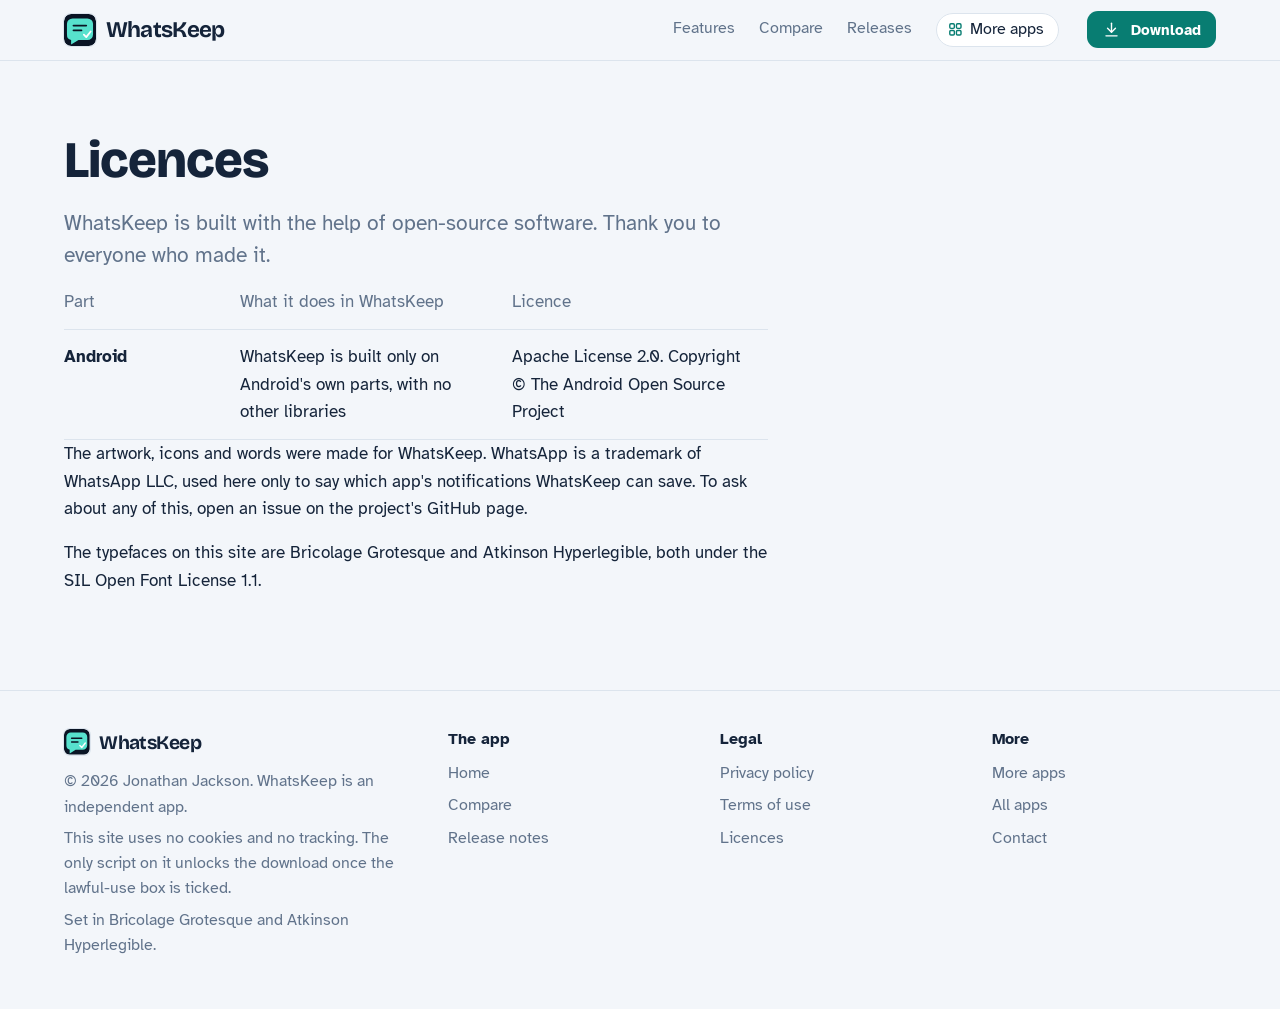
<file: licences.html>
<!DOCTYPE html>
<html lang="en-GB">
<head>
<meta charset="utf-8">
<meta name="viewport" content="width=device-width, initial-scale=1">
<title>WhatsKeep licences</title>
<meta name="description" content="The open-source parts inside WhatsKeep and their licences.">
<meta name="author" content="Jonathan Jackson">
<link rel="canonical" href="https://customgpter.github.io/whatskeep/licences.html">
<meta name="theme-color" content="#f3f6fa" media="(prefers-color-scheme: light)">
<meta name="theme-color" content="#091423" media="(prefers-color-scheme: dark)">
<meta property="og:type" content="website">
<meta property="og:site_name" content="WhatsKeep">
<meta property="og:title" content="WhatsKeep licences">
<meta property="og:description" content="The open-source parts inside WhatsKeep and their licences.">
<meta property="og:url" content="https://customgpter.github.io/whatskeep/licences.html">
<meta property="og:image" content="https://customgpter.github.io/whatskeep/assets/og.png">
<meta property="og:image:width" content="1200">
<meta property="og:image:height" content="630">
<meta property="og:image:alt" content="WhatsKeep&#x27;s notifications screen: saved messages from WhatsApp and Gmail, with a saved picture">
<meta property="og:locale" content="en_GB">
<meta name="twitter:card" content="summary_large_image">
<link rel="icon" href="./assets/favicon.svg" type="image/svg+xml">
<link rel="apple-touch-icon" href="./assets/apple-touch-icon.png">
<link rel="preload" href="./assets/fonts/bricolage-grotesque-latin.woff2" as="font" type="font/woff2" crossorigin>
<link rel="preload" href="./assets/fonts/atkinson-hyperlegible-latin-400-normal.woff2" as="font" type="font/woff2" crossorigin>
<link rel="stylesheet" href="./assets/site.css?v=1">
<link rel="stylesheet" href="./assets/house.css?v=1">
<link rel="stylesheet" href="./assets/apps-list.css?v=1">
<script src="./assets/apps-list.js?v=1" defer></script>
</head>
<body>
<a class="skip" href="#main">Skip to content</a>
<header class="masthead">
<div class="wrap">
<a class="brand" href="./" aria-label="WhatsKeep home"><svg viewBox="0 0 108 108" aria-hidden="true"><rect width="108" height="108" rx="24" fill="#0A1424"/><path fill="#57E1CD" d="M29 15h50a19 19 0 0 1 19 19v35a19 19 0 0 1-19 19H49l-25 15V88a19 19 0 0 1-14-19V34a19 19 0 0 1 19-19Z"/><rect x="29" y="36" width="49" height="6" rx="3" fill="#0A1424"/><rect x="29" y="52" width="33" height="6" rx="3" fill="#0A1424"/><path fill="none" stroke="#FFF" stroke-width="6" stroke-linecap="round" stroke-linejoin="round" d="m67 70 8 8 15-19"/></svg><span>WhatsKeep</span></a>
<nav aria-label="Main"><ul><li><a href="./#features">Features</a></li><li><a href="./compare.html">Compare</a></li><li><a href="./releases.html">Releases</a></li><li><a class="more-apps" href="./more-apps.html"><svg class="ico" viewBox="0 0 24 24" aria-hidden="true"><rect x="4" y="4" width="6.5" height="6.5" rx="1.6"/><rect x="13.5" y="4" width="6.5" height="6.5" rx="1.6"/><rect x="4" y="13.5" width="6.5" height="6.5" rx="1.6"/><rect x="13.5" y="13.5" width="6.5" height="6.5" rx="1.6"/></svg>More apps</a></li></ul></nav>
<a class="button small" href="./#download"><svg class="ico" viewBox="0 0 24 24" aria-hidden="true"><path d="M12 4v11"/><path d="M7 10.5l5 5 5-5"/><path d="M5 20h14"/></svg>Download</a>
</div>
</header>
<main id="main" class="doc">
<div class="wrap">
<div class="measure">
<h1>Licences</h1>
<p class="lede">WhatsKeep is built with the help of open-source software. Thank you to everyone who made it.</p>
<div class="scroll"><table><thead><tr><th scope="col">Part</th><th scope="col">What it does in WhatsKeep</th><th scope="col">Licence</th></tr></thead><tbody><tr><th scope="row">Android</th><td>WhatsKeep is built only on Android's own parts, with no other libraries</td><td>Apache License 2.0. Copyright &copy; The Android Open Source Project</td></tr></tbody></table></div>
<p>The artwork, icons and words were made for WhatsKeep. WhatsApp is a trademark of WhatsApp LLC, used here only to say which app's notifications WhatsKeep can save. To ask about any of this, open an issue on the project's GitHub page.</p>
<p>The typefaces on this site are Bricolage Grotesque and Atkinson Hyperlegible, both under the SIL Open Font License 1.1.</p>
</div>
</div>
</main>
<footer class="colophon">
<div class="wrap">
<div>
<a class="brand" href="./" aria-label="WhatsKeep home"><svg viewBox="0 0 108 108" aria-hidden="true"><rect width="108" height="108" rx="24" fill="#0A1424"/><path fill="#57E1CD" d="M29 15h50a19 19 0 0 1 19 19v35a19 19 0 0 1-19 19H49l-25 15V88a19 19 0 0 1-14-19V34a19 19 0 0 1 19-19Z"/><rect x="29" y="36" width="49" height="6" rx="3" fill="#0A1424"/><rect x="29" y="52" width="33" height="6" rx="3" fill="#0A1424"/><path fill="none" stroke="#FFF" stroke-width="6" stroke-linecap="round" stroke-linejoin="round" d="m67 70 8 8 15-19"/></svg><span>WhatsKeep</span></a>
<p>&copy; 2026 Jonathan Jackson. WhatsKeep is an independent app.</p>
<p>This site uses no cookies and no tracking. The only script on it unlocks the download once the lawful-use box is ticked.</p>
<p>Set in Bricolage Grotesque and Atkinson Hyperlegible.</p>
</div>
<nav aria-label="The app"><h2>The app</h2><ul>
<li><a href="./">Home</a></li>
<li><a href="./compare.html">Compare</a></li>
<li><a href="./releases.html">Release notes</a></li>

</ul></nav>
<nav aria-label="Legal"><h2>Legal</h2><ul>
<li><a href="./privacy.html">Privacy policy</a></li>
<li><a href="./terms.html">Terms of use</a></li>
<li><a href="./licences.html">Licences</a></li>
</ul></nav>
<nav aria-label="More"><h2>More</h2><ul>
<li><a href="./more-apps.html">More apps</a></li>
<li><a href="https://customgpter.github.io/">All apps</a></li>
<li><a href="https://github.com/CustomGPTer/whatskeep/issues">Contact</a></li>
</ul></nav>
</div>
</footer>
</body>
</html>
</file>
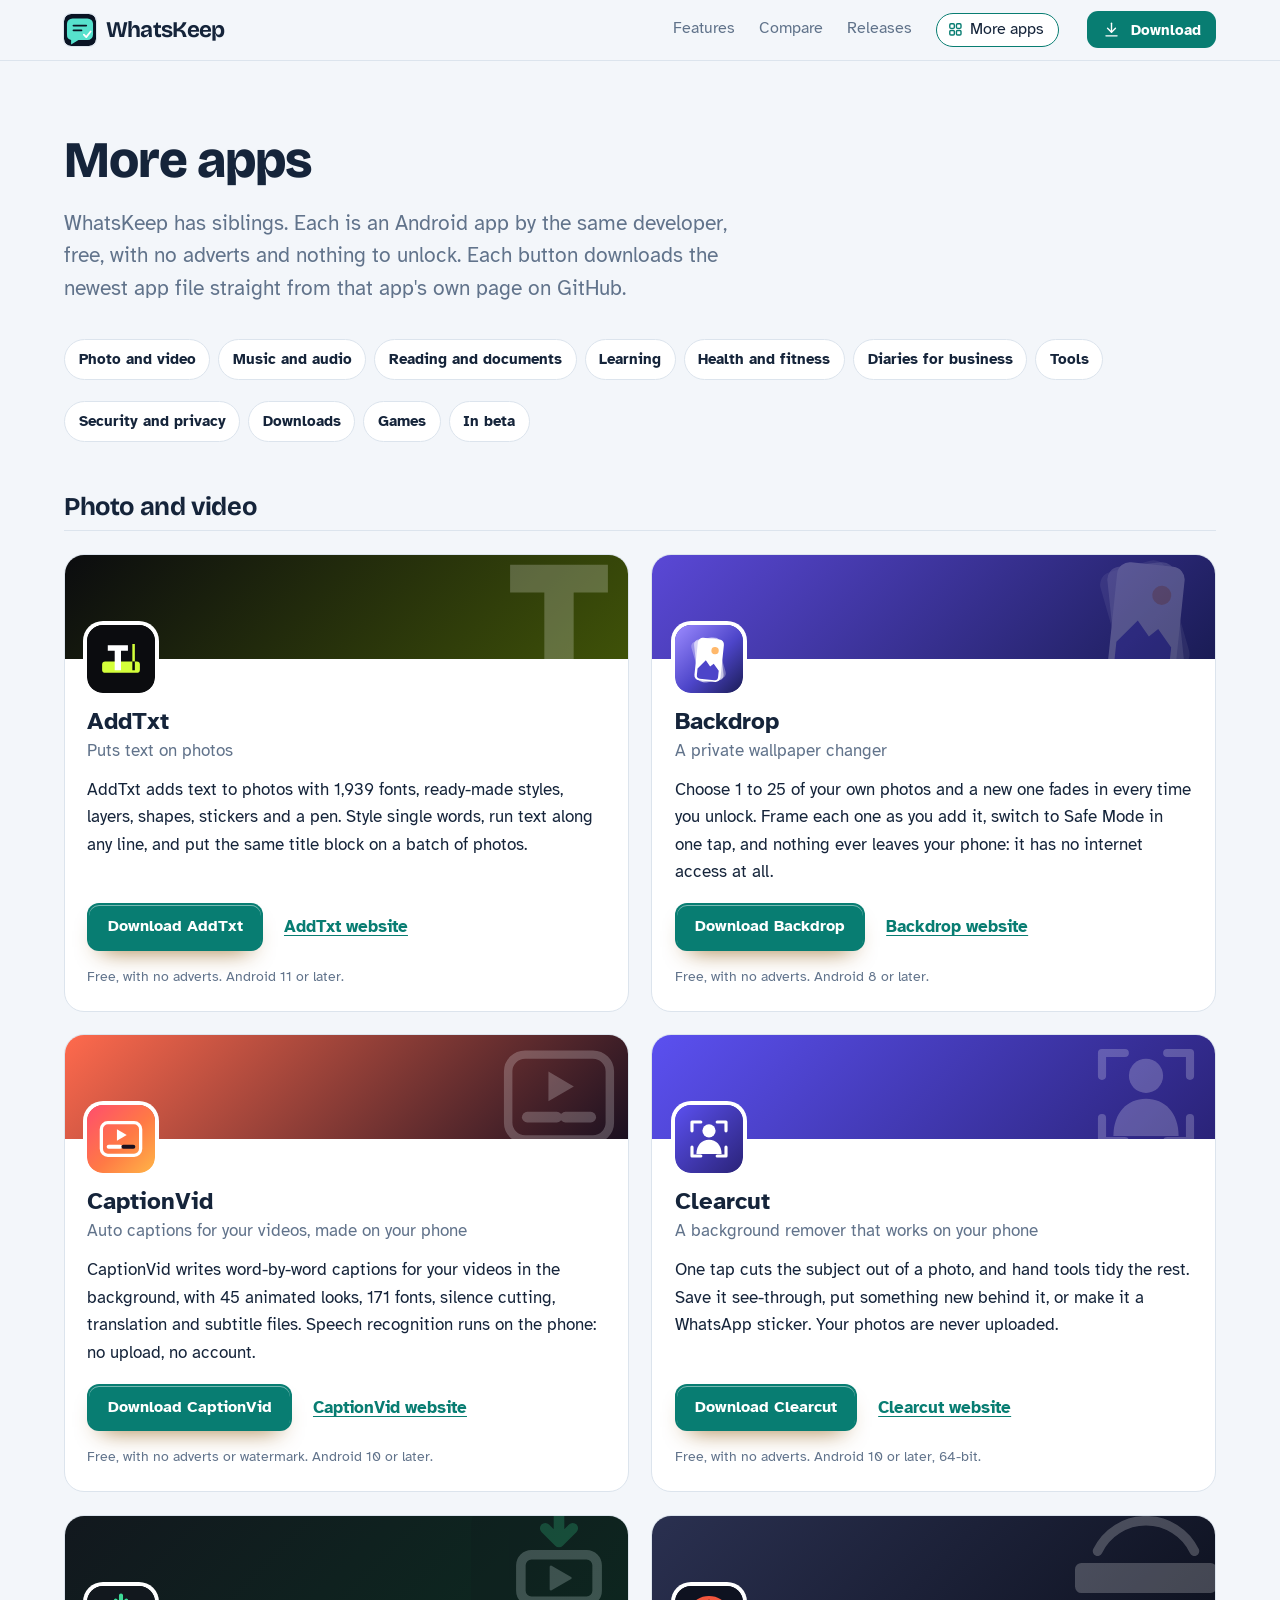
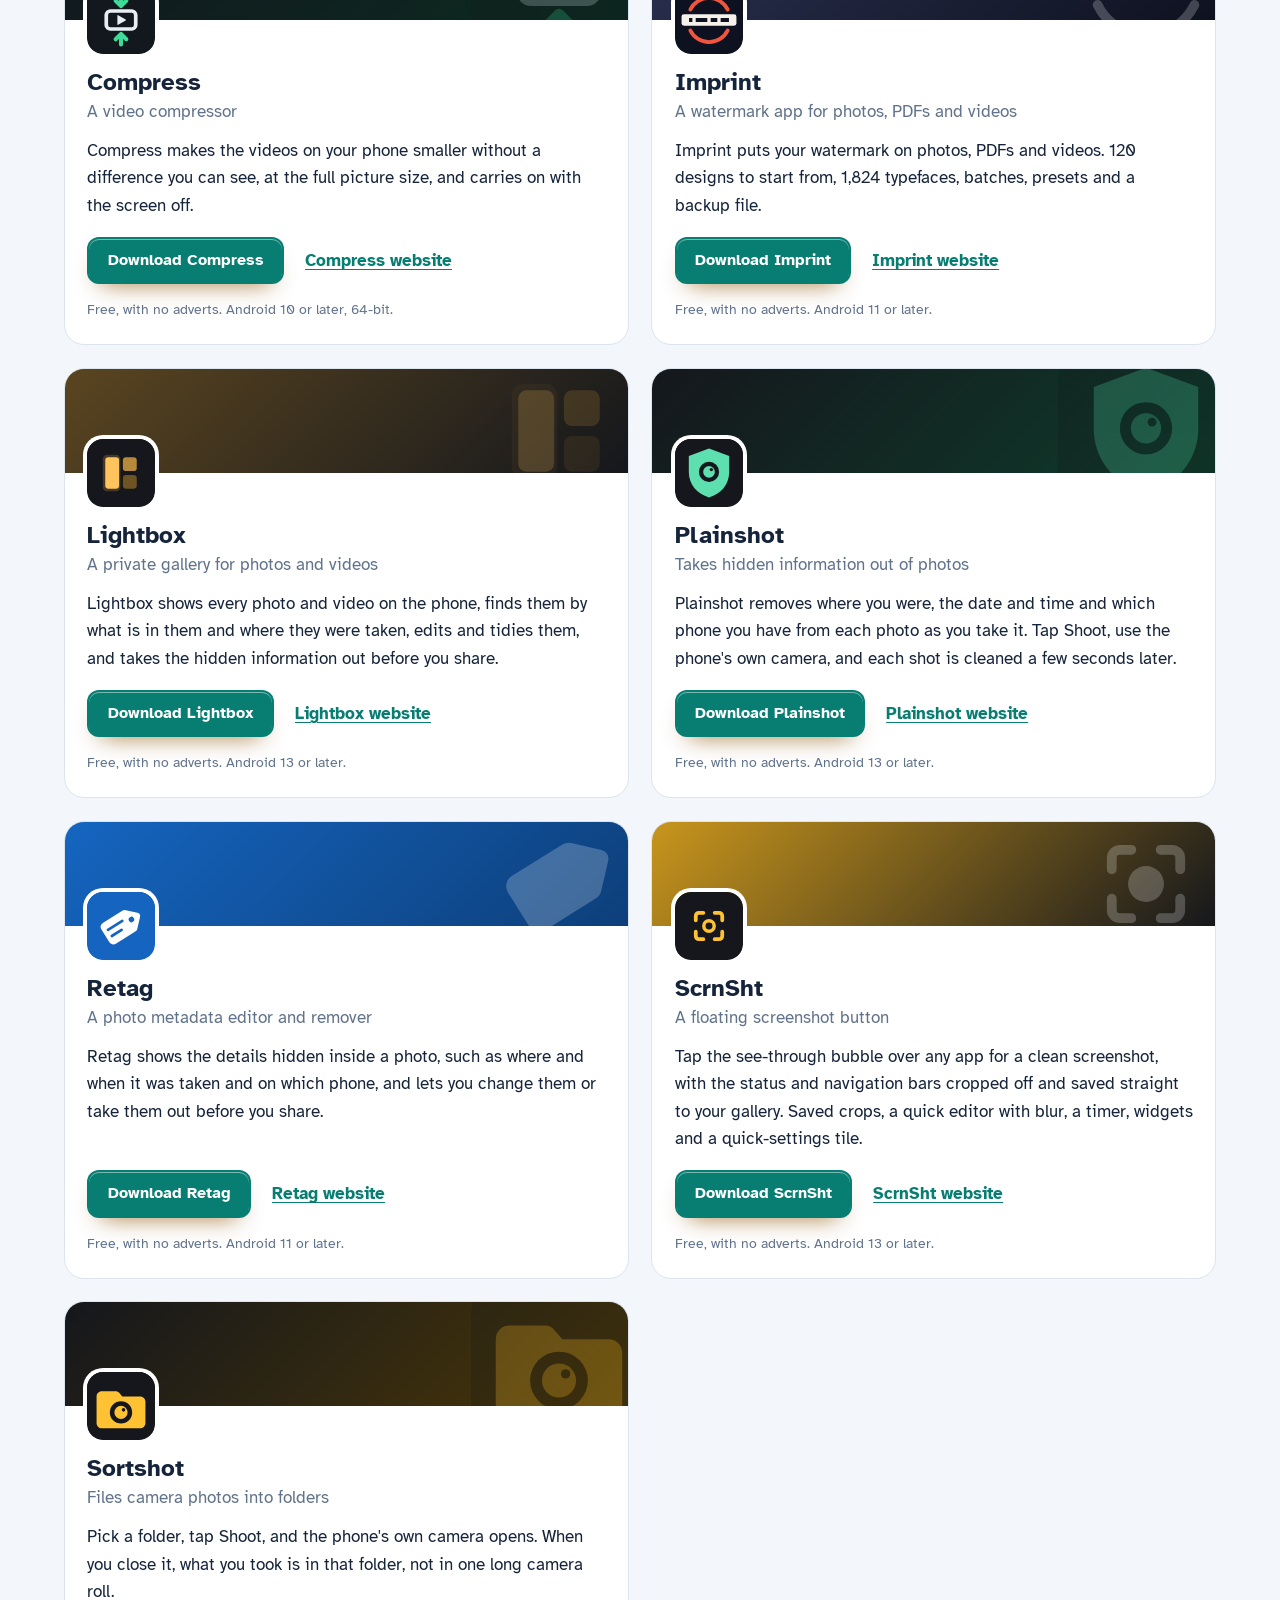
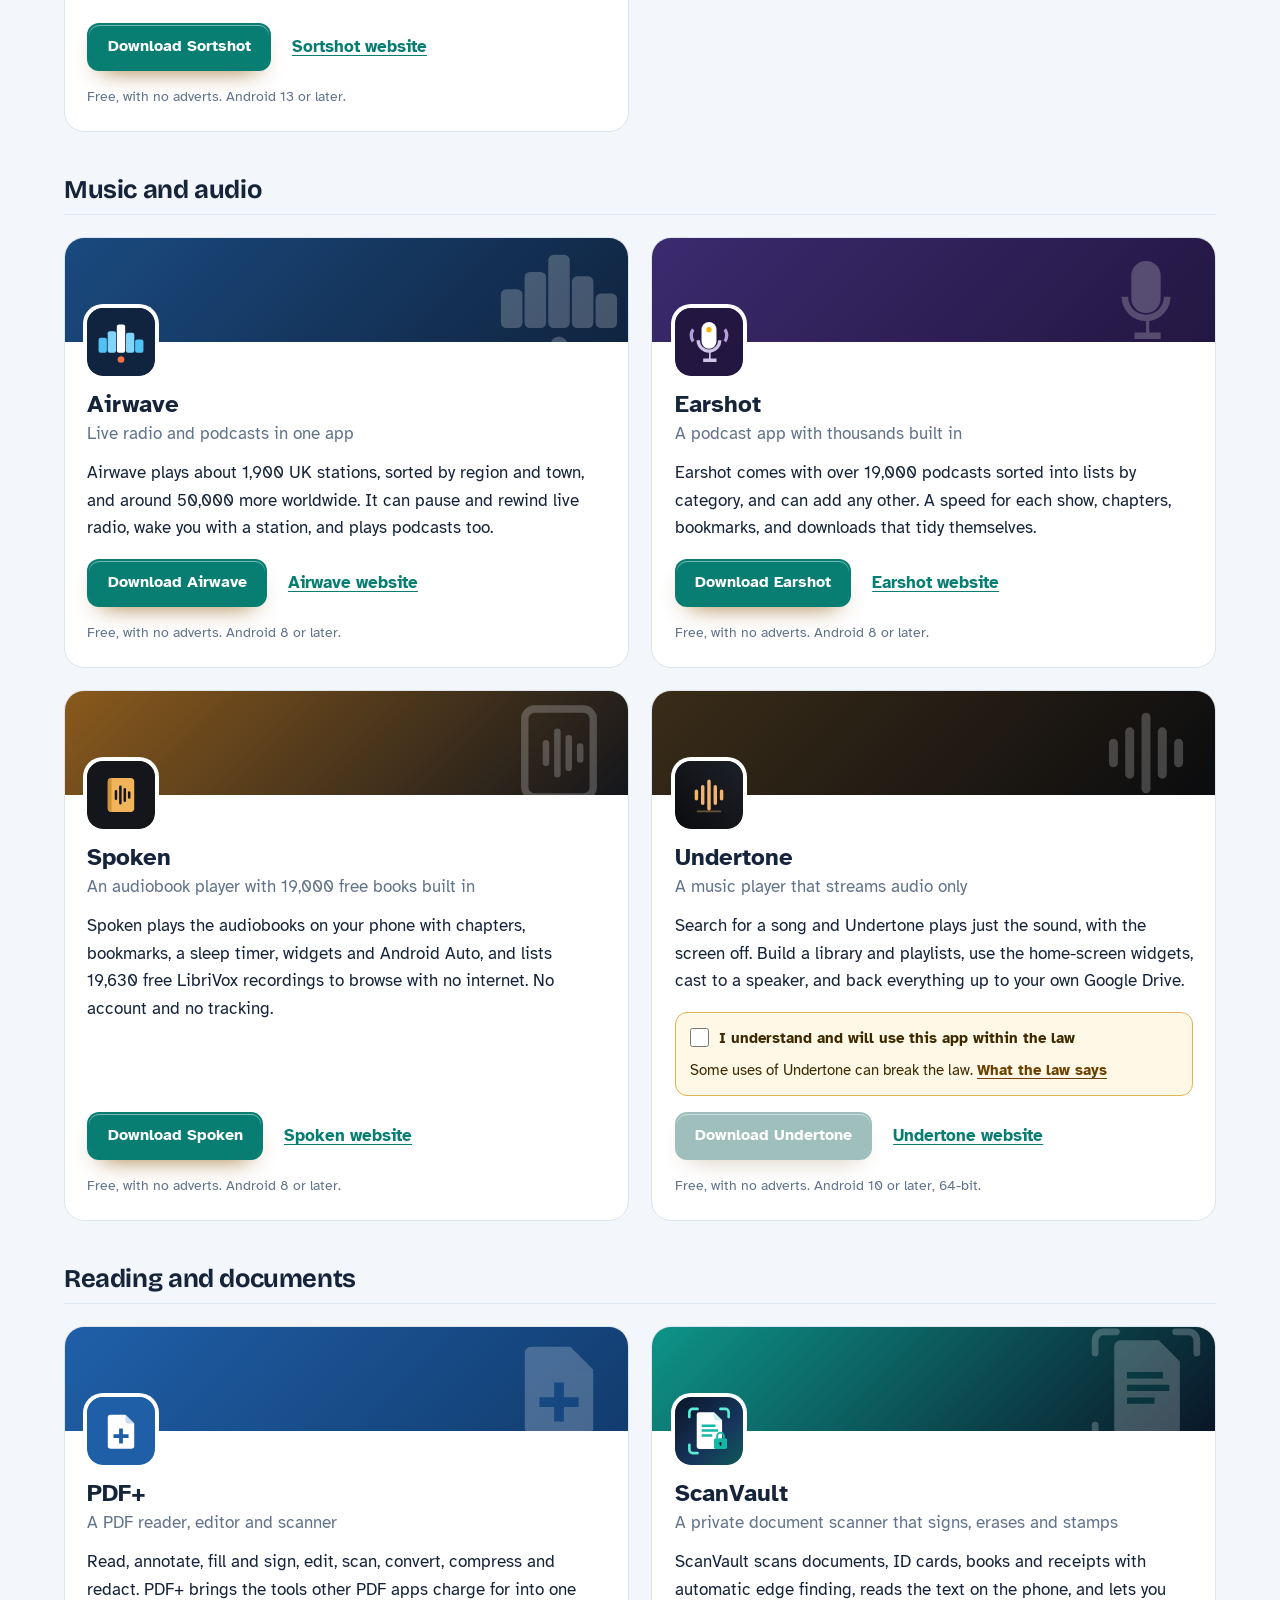
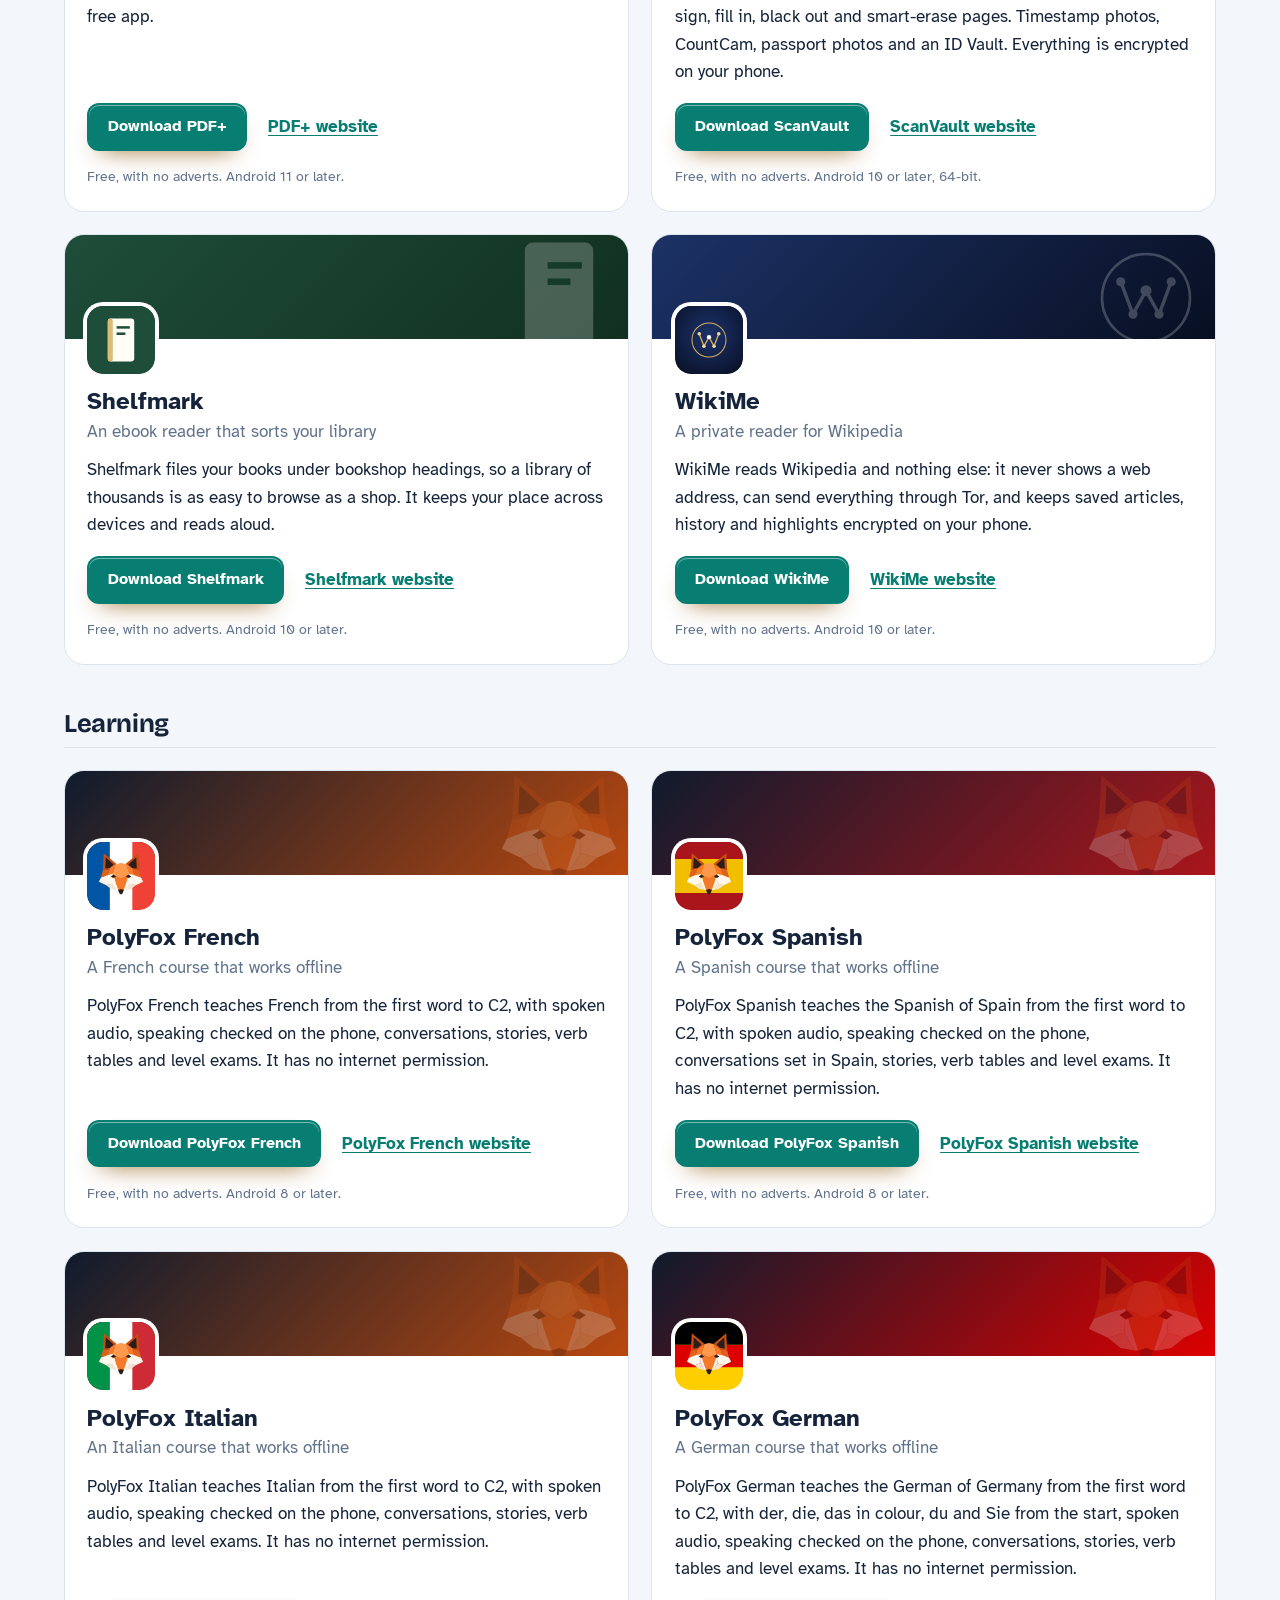
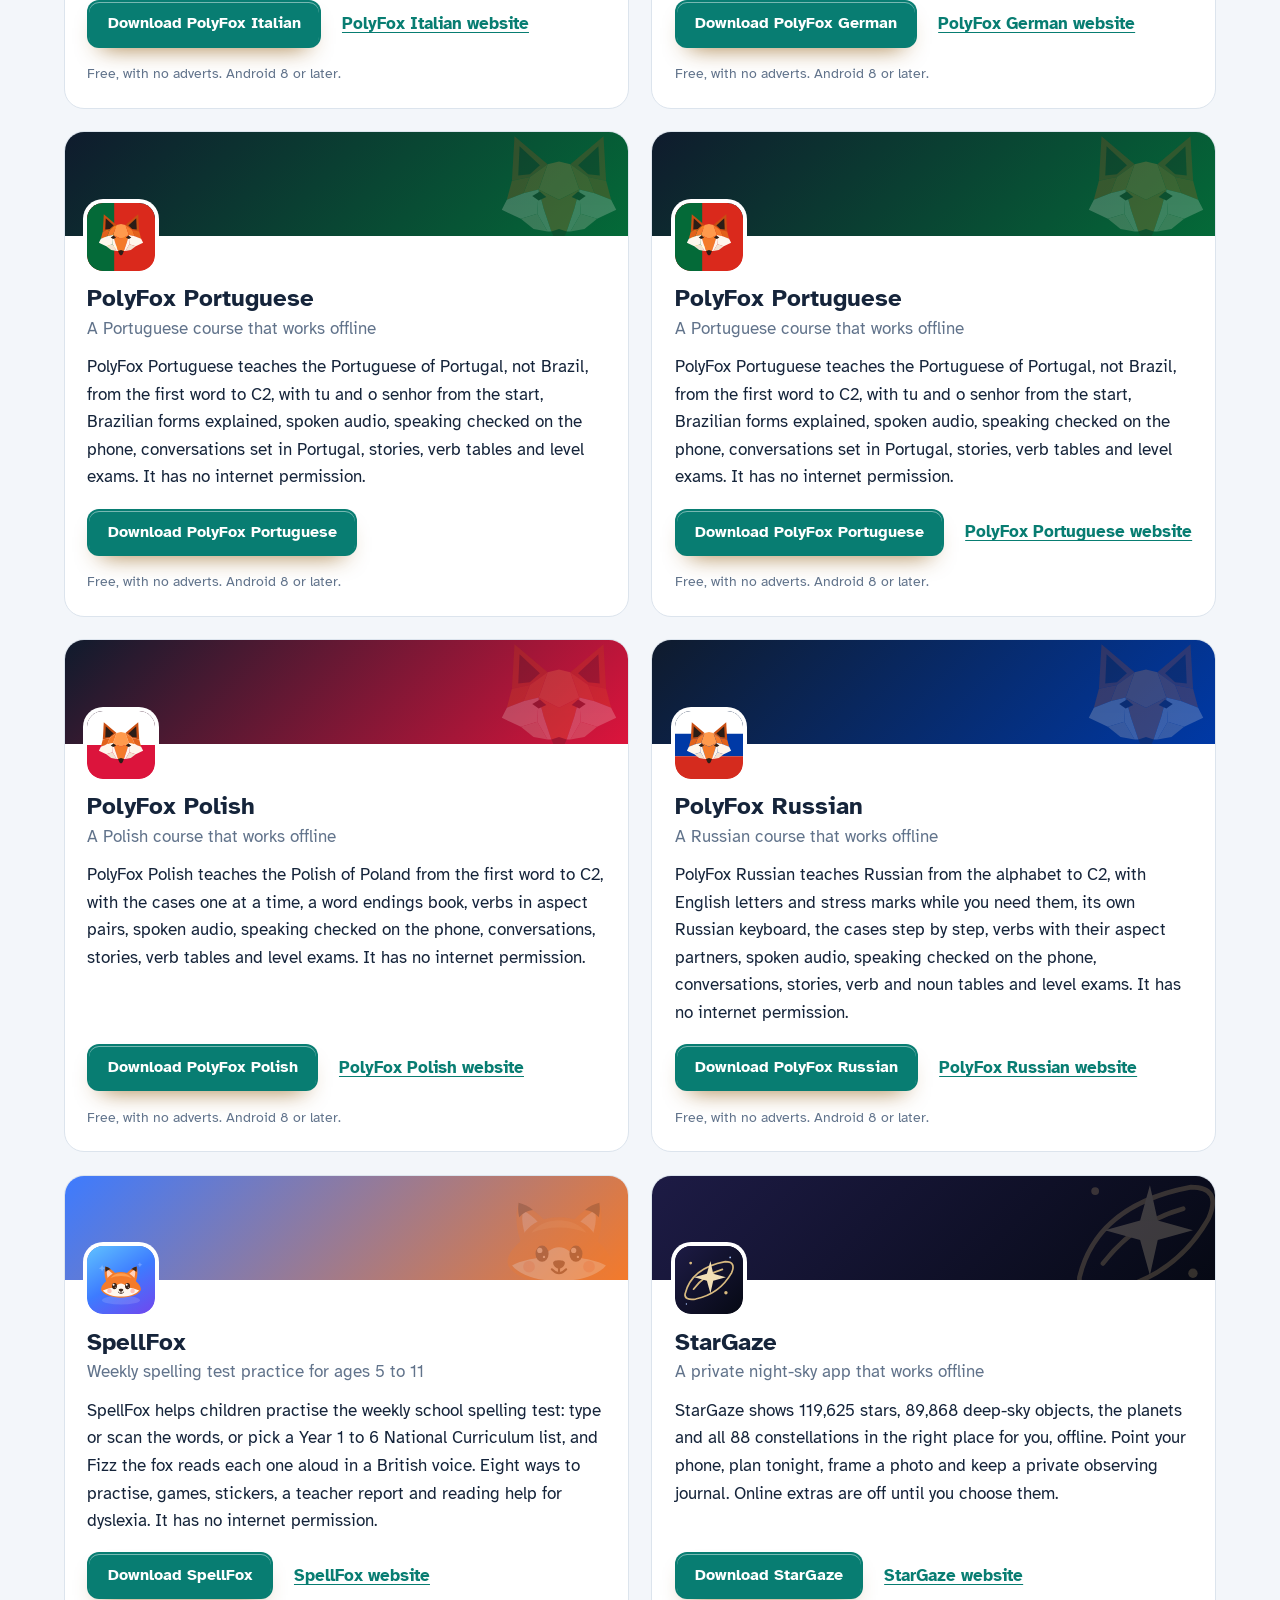
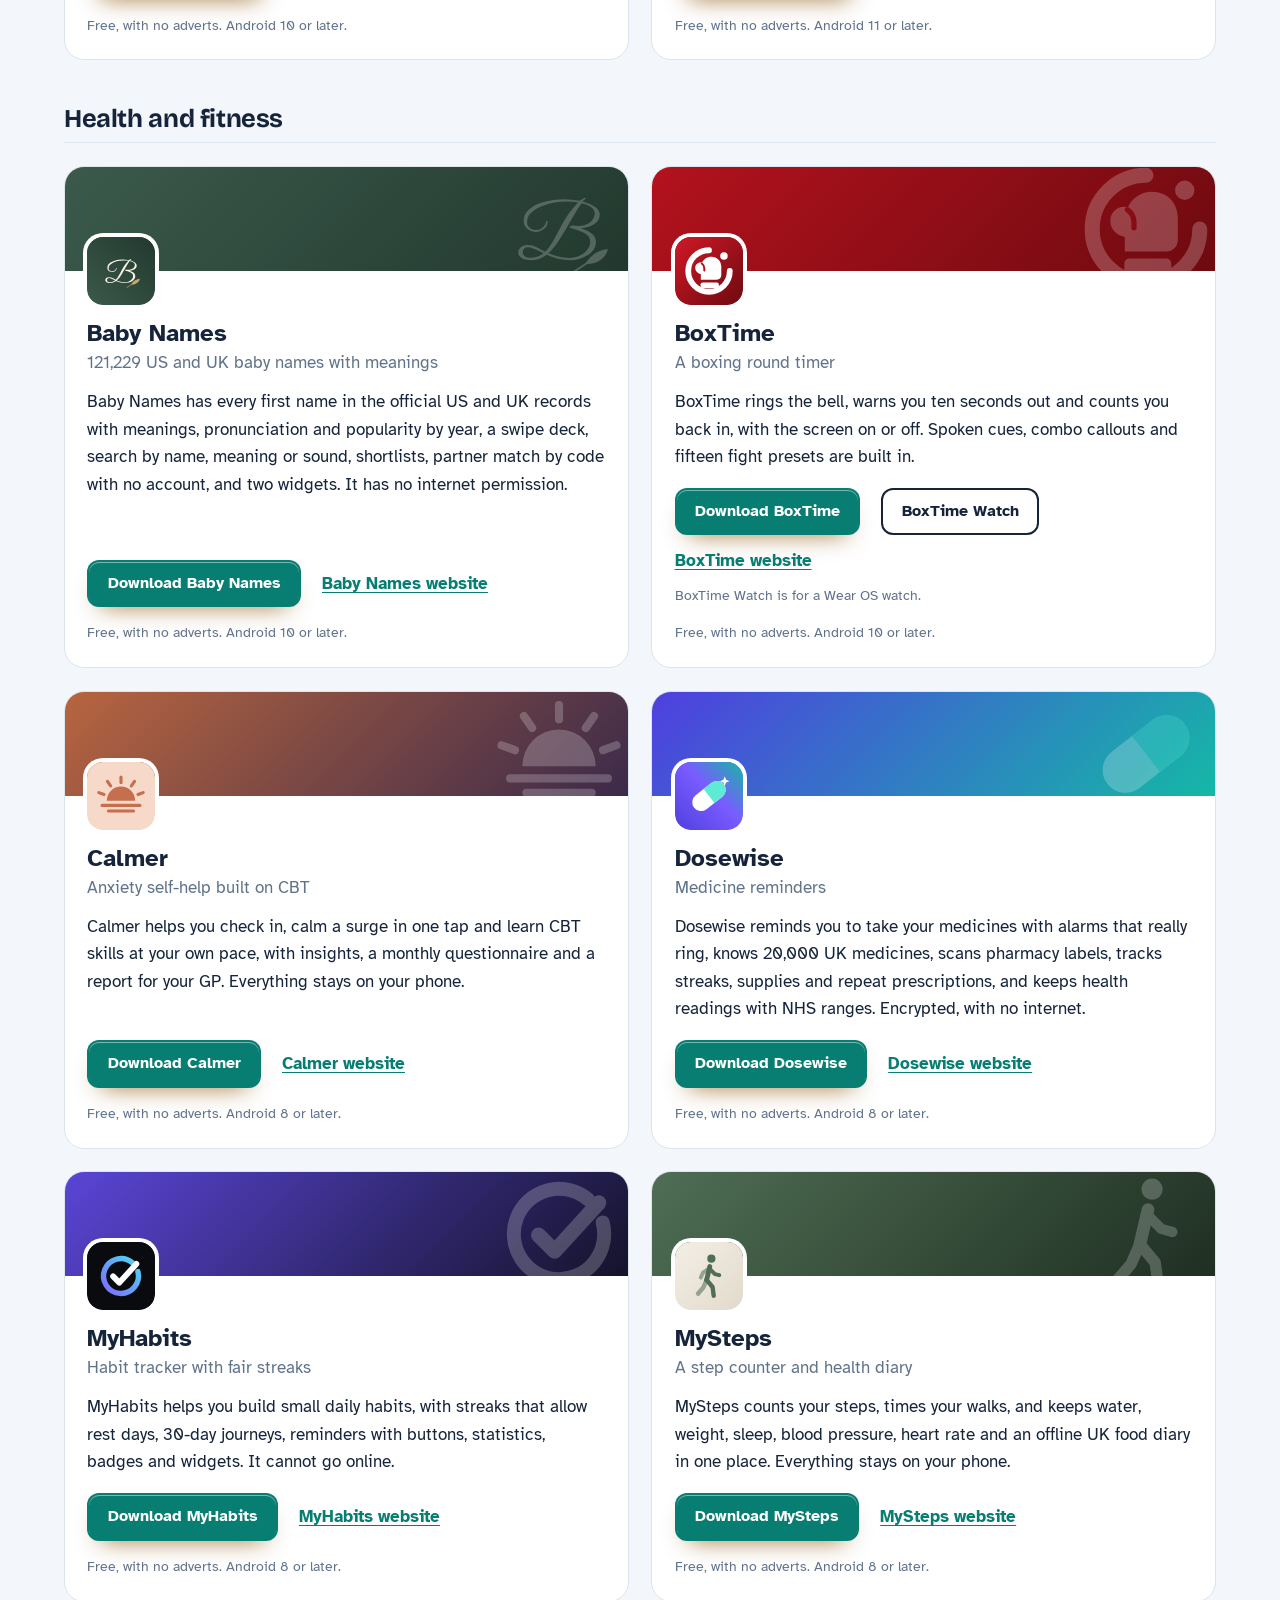
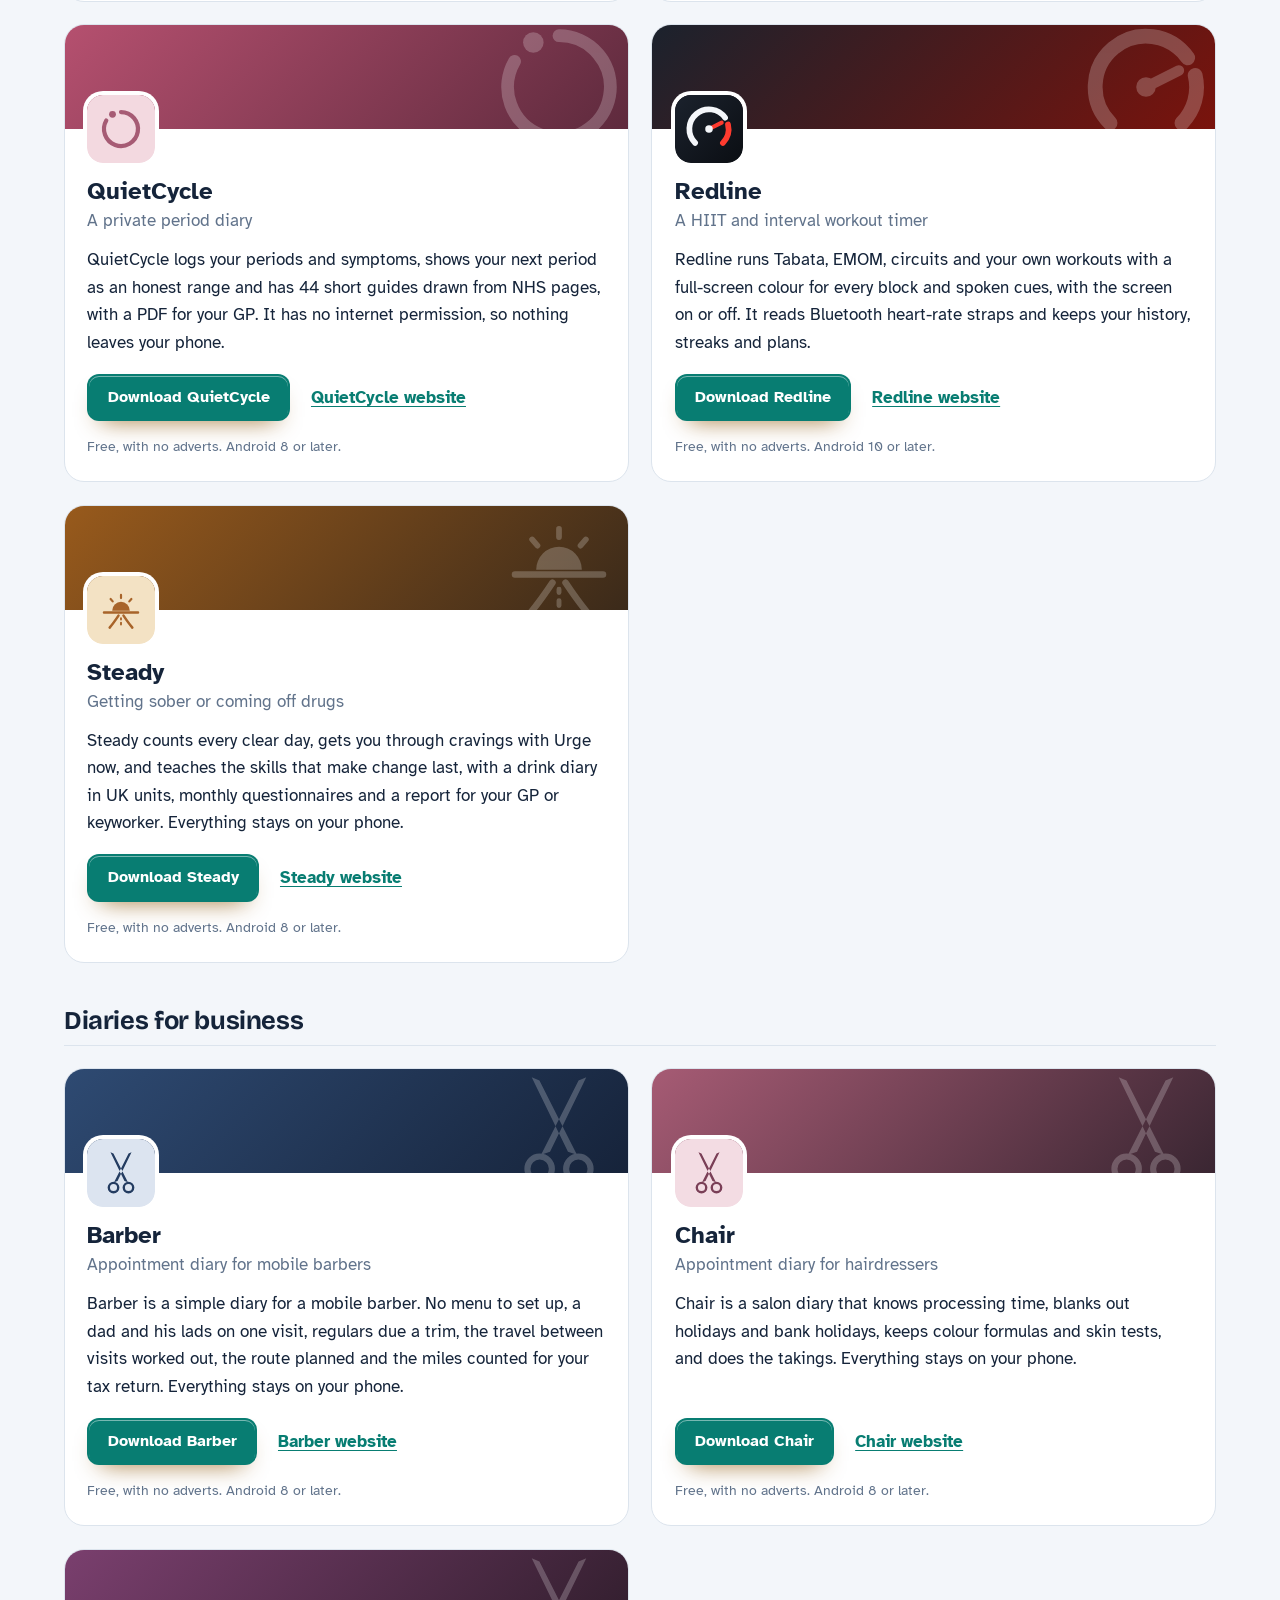
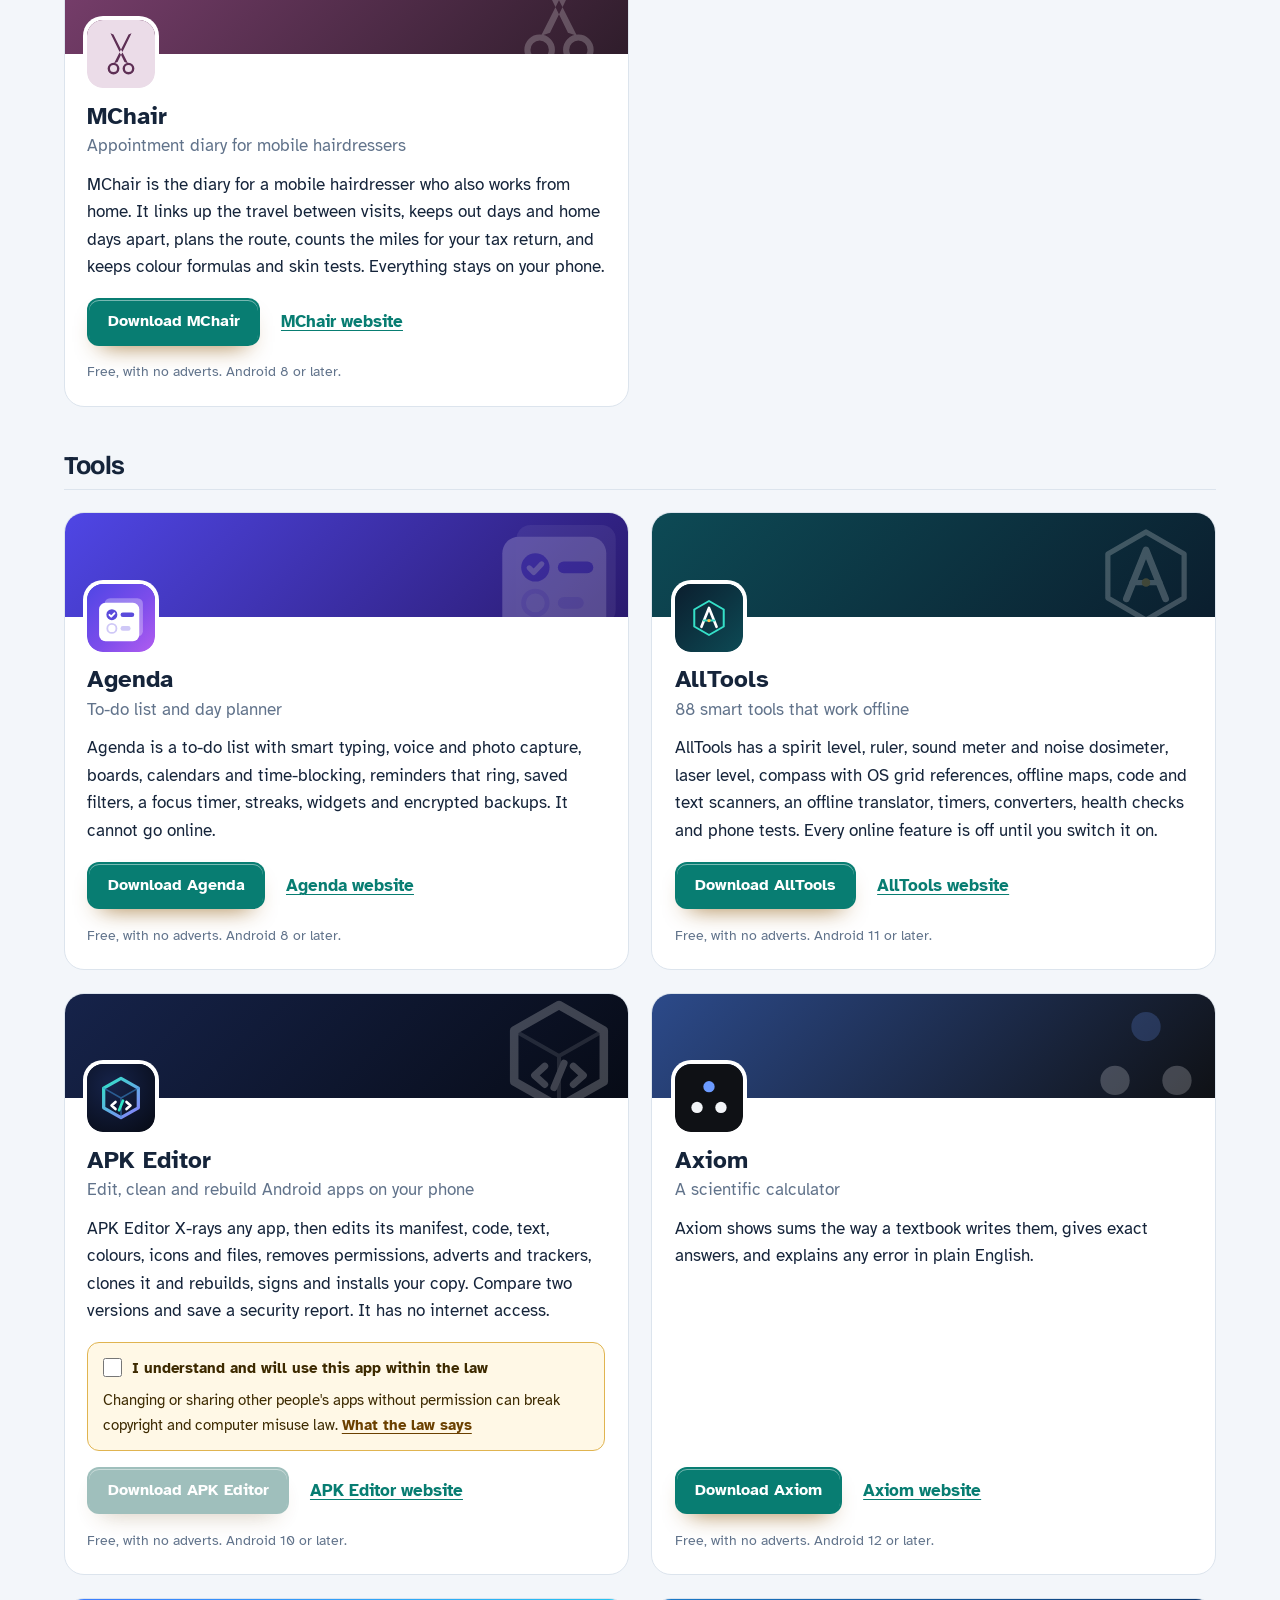
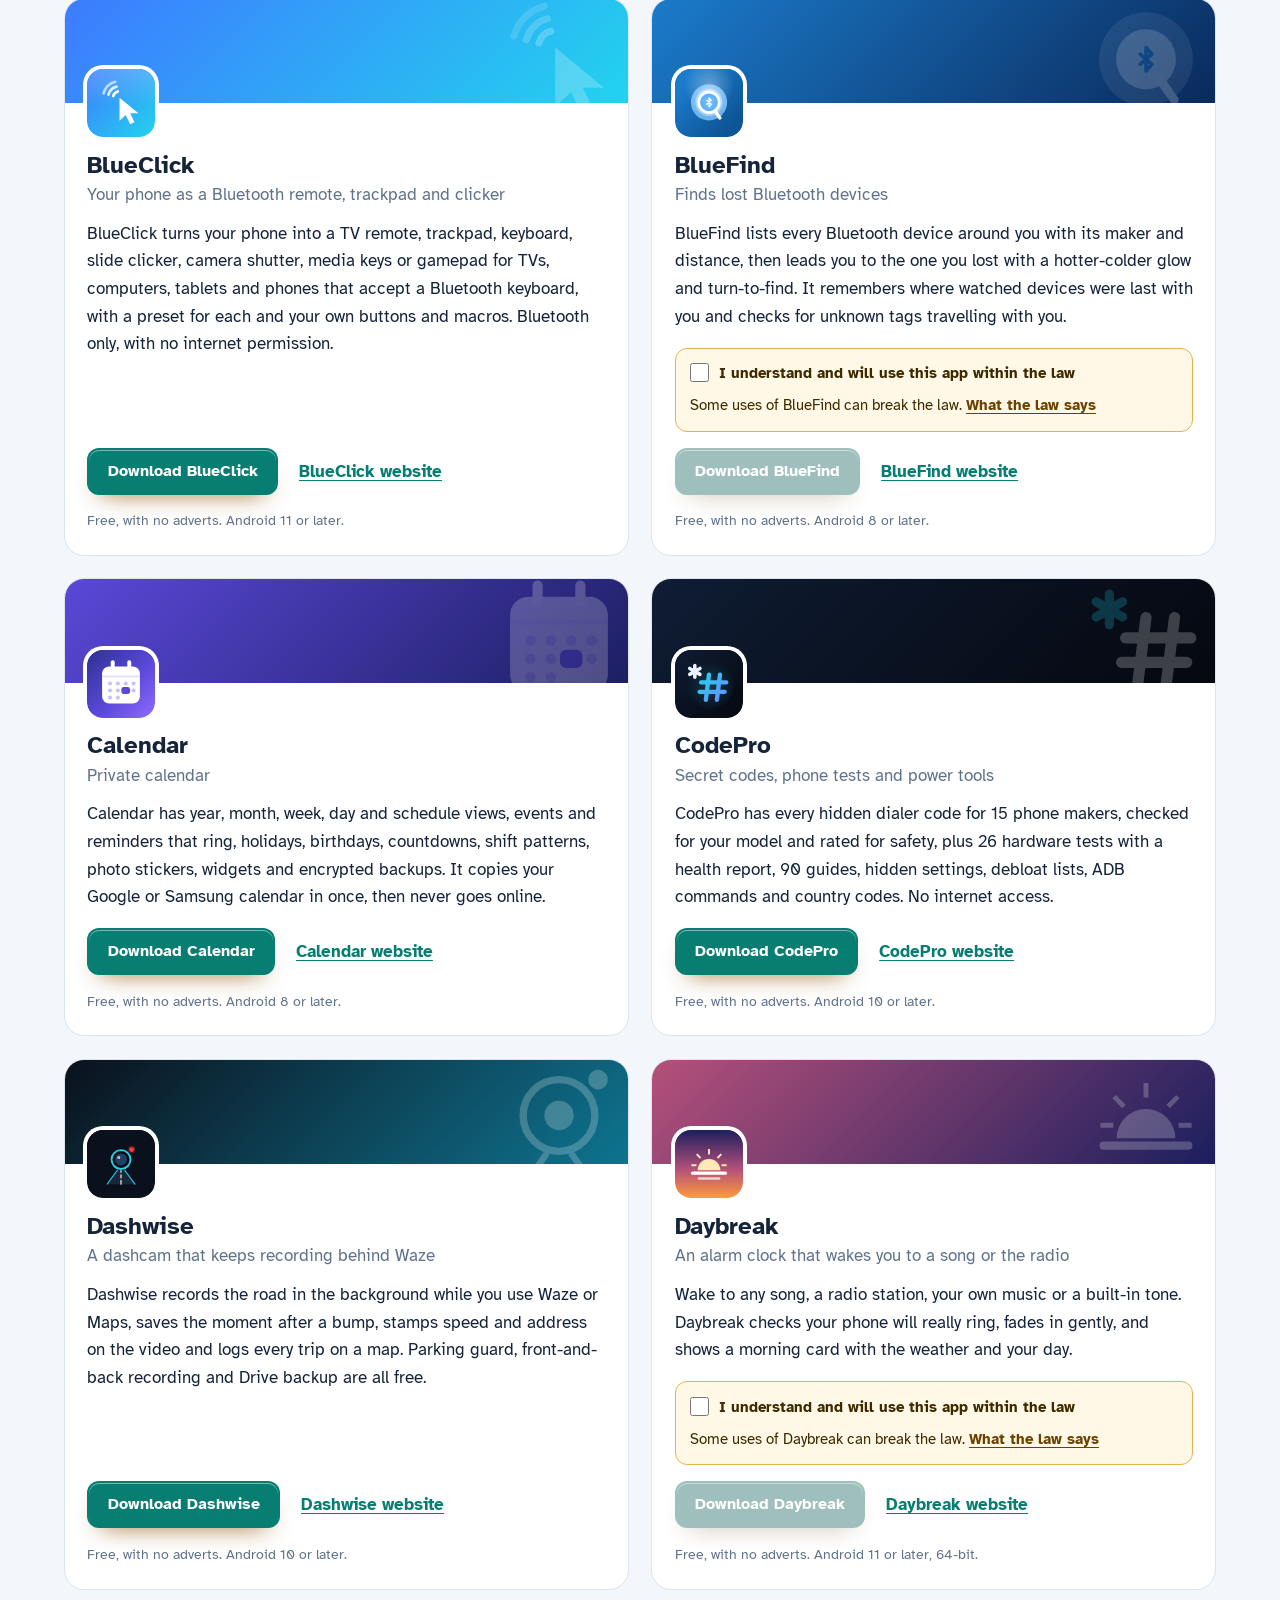
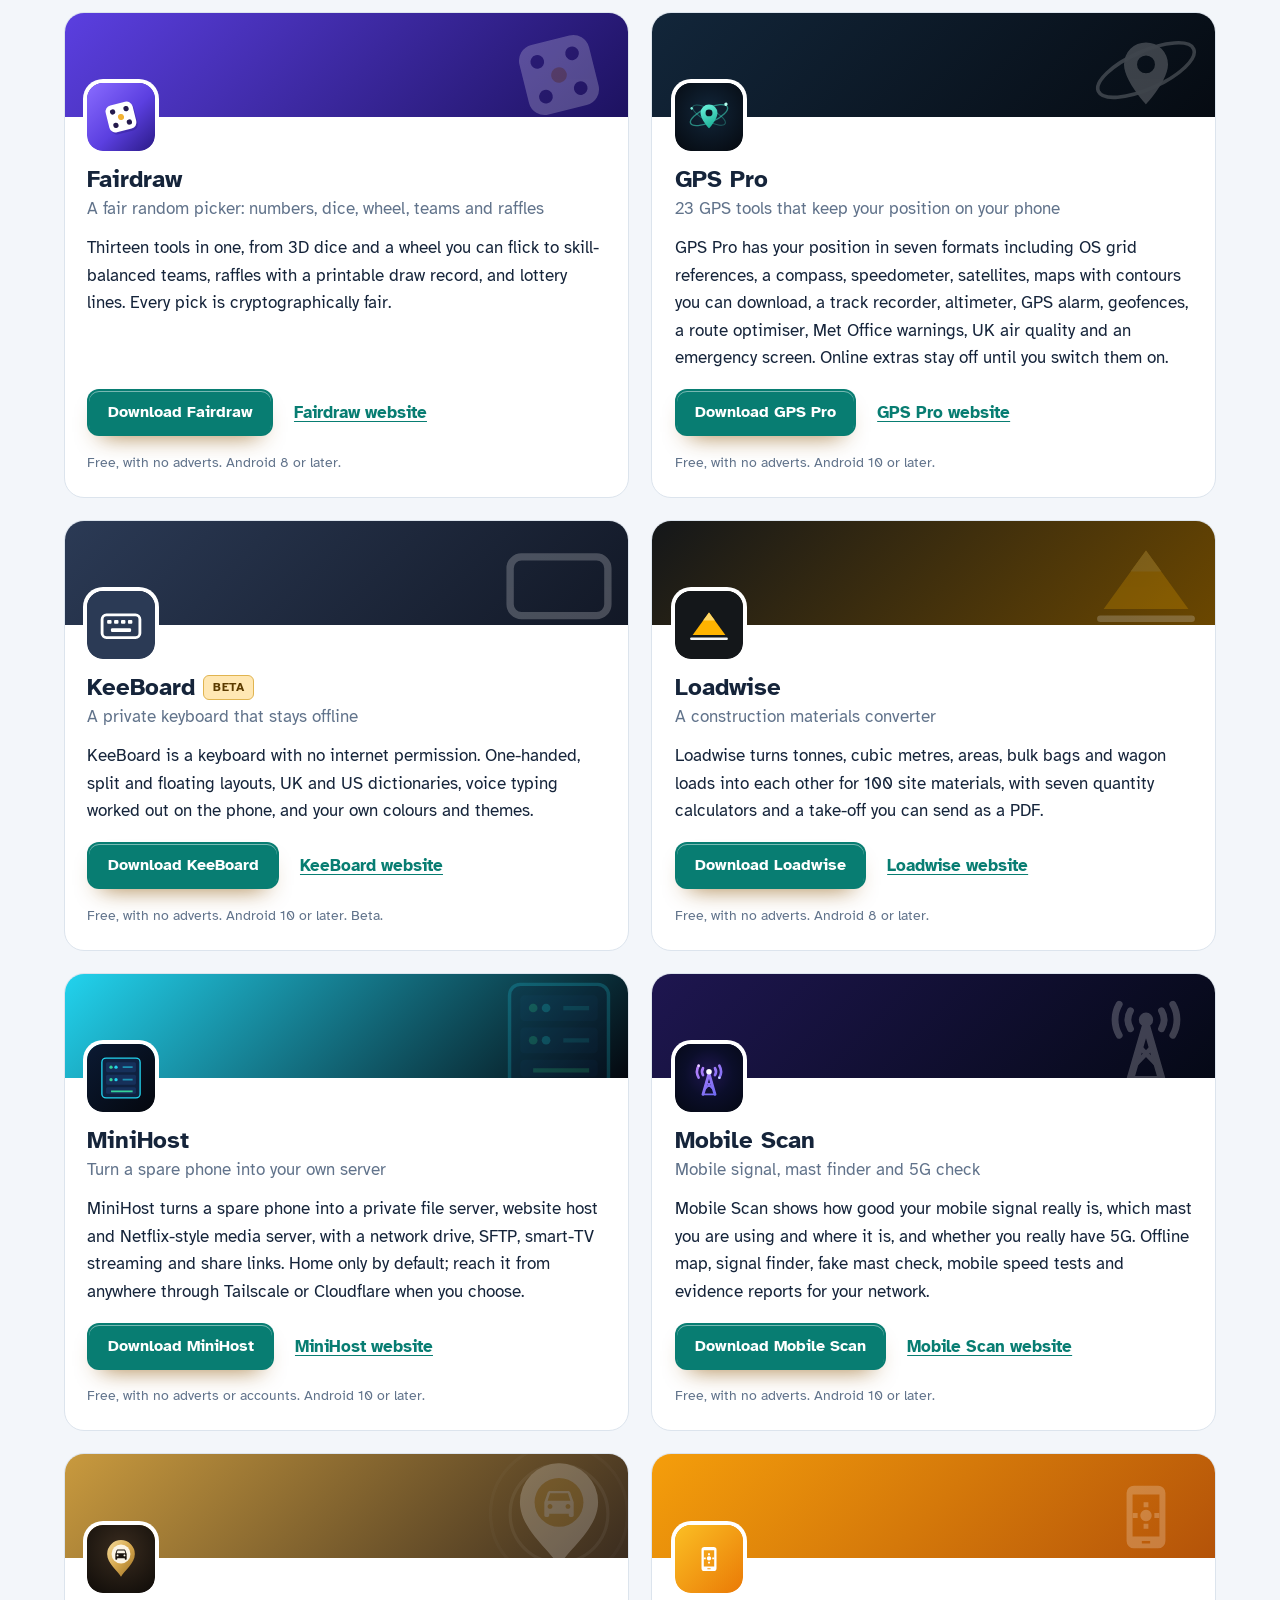
<file: more-apps.html>
<!DOCTYPE html>
<html lang="en-GB">
<head>
<meta charset="utf-8">
<meta name="viewport" content="width=device-width, initial-scale=1">
<title>More free Android apps from the maker of WhatsKeep</title>
<meta name="description" content="All 99 free Android apps from the maker of WhatsKeep, in one list by category, each with its download and a link to its website.">
<meta name="author" content="Jonathan Jackson">
<link rel="canonical" href="https://customgpter.github.io/whatskeep/more-apps.html">
<meta name="theme-color" content="#f3f6fa" media="(prefers-color-scheme: light)">
<meta name="theme-color" content="#091423" media="(prefers-color-scheme: dark)">
<meta property="og:type" content="website">
<meta property="og:site_name" content="WhatsKeep">
<meta property="og:title" content="More free Android apps from the maker of WhatsKeep">
<meta property="og:description" content="All 99 free Android apps from the maker of WhatsKeep, in one list by category, each with its download and a link to its website.">
<meta property="og:url" content="https://customgpter.github.io/whatskeep/more-apps.html">
<meta property="og:image" content="https://customgpter.github.io/whatskeep/assets/og.png">
<meta property="og:image:width" content="1200">
<meta property="og:image:height" content="630">
<meta property="og:image:alt" content="WhatsKeep&#x27;s notifications screen: saved messages from WhatsApp and Gmail, with a saved picture">
<meta property="og:locale" content="en_GB">
<meta name="twitter:card" content="summary_large_image">
<link rel="icon" href="./assets/favicon.svg" type="image/svg+xml">
<link rel="apple-touch-icon" href="./assets/apple-touch-icon.png">
<link rel="preload" href="./assets/fonts/bricolage-grotesque-latin.woff2" as="font" type="font/woff2" crossorigin>
<link rel="preload" href="./assets/fonts/atkinson-hyperlegible-latin-400-normal.woff2" as="font" type="font/woff2" crossorigin>
<link rel="stylesheet" href="./assets/site.css?v=1">
<link rel="stylesheet" href="./assets/house.css?v=1">
<script type="application/ld+json">{"@context":"https://schema.org","@type":"ItemList","name":"Apps from the maker of WhatsKeep","url":"https://customgpter.github.io/whatskeep/more-apps.html","itemListElement":[{"@type":"ListItem","position":1,"name":"AddTxt","url":"https://customgpter.github.io/addtxt/"},{"@type":"ListItem","position":2,"name":"Backdrop","url":"https://customgpter.github.io/backdrop/"},{"@type":"ListItem","position":3,"name":"CaptionVid","url":"https://customgpter.github.io/captionvid/"},{"@type":"ListItem","position":4,"name":"Clearcut","url":"https://customgpter.github.io/clearcut/"},{"@type":"ListItem","position":5,"name":"Compress","url":"https://customgpter.github.io/compress/"},{"@type":"ListItem","position":6,"name":"Imprint","url":"https://customgpter.github.io/imprint/"},{"@type":"ListItem","position":7,"name":"Lightbox","url":"https://customgpter.github.io/lightbox/"},{"@type":"ListItem","position":8,"name":"Plainshot","url":"https://customgpter.github.io/plainshot/"},{"@type":"ListItem","position":9,"name":"Retag","url":"https://customgpter.github.io/retag/"},{"@type":"ListItem","position":10,"name":"ScrnSht","url":"https://customgpter.github.io/scrnsht/"},{"@type":"ListItem","position":11,"name":"Sortshot","url":"https://customgpter.github.io/sortshot/"},{"@type":"ListItem","position":12,"name":"Airwave","url":"https://customgpter.github.io/airwave/"},{"@type":"ListItem","position":13,"name":"Earshot","url":"https://customgpter.github.io/earshot/"},{"@type":"ListItem","position":14,"name":"Spoken","url":"https://customgpter.github.io/spoken/"},{"@type":"ListItem","position":15,"name":"Undertone","url":"https://customgpter.github.io/undertone/"},{"@type":"ListItem","position":16,"name":"PDF+","url":"https://customgpter.github.io/pdfplus/"},{"@type":"ListItem","position":17,"name":"ScanVault","url":"https://customgpter.github.io/scanvault/"},{"@type":"ListItem","position":18,"name":"Shelfmark","url":"https://customgpter.github.io/shelfmark/"},{"@type":"ListItem","position":19,"name":"WikiMe","url":"https://customgpter.github.io/wikime/"},{"@type":"ListItem","position":20,"name":"PolyFox French","url":"https://customgpter.github.io/polyfox/"},{"@type":"ListItem","position":21,"name":"PolyFox German","url":"https://customgpter.github.io/polyfox-german/"},{"@type":"ListItem","position":22,"name":"PolyFox Portuguese","url":"https://customgpter.github.io/polyfox-portuguese/"},{"@type":"ListItem","position":23,"name":"PolyFox Polish","url":"https://customgpter.github.io/polyfox-polish/"},{"@type":"ListItem","position":24,"name":"PolyFox Russian","url":"https://customgpter.github.io/polyfox-russian/"},{"@type":"ListItem","position":25,"name":"SpellFox","url":"https://customgpter.github.io/spellfox/"},{"@type":"ListItem","position":26,"name":"StarGaze","url":"https://customgpter.github.io/stargaze/"},{"@type":"ListItem","position":27,"name":"Baby Names","url":"https://customgpter.github.io/babynames/"},{"@type":"ListItem","position":28,"name":"BoxTime","url":"https://customgpter.github.io/boxtime/"},{"@type":"ListItem","position":29,"name":"Calmer","url":"https://customgpter.github.io/calmer/"},{"@type":"ListItem","position":30,"name":"Dosewise","url":"https://customgpter.github.io/dosewise/"},{"@type":"ListItem","position":31,"name":"MyHabits","url":"https://customgpter.github.io/myhabits/"},{"@type":"ListItem","position":32,"name":"MySteps","url":"https://customgpter.github.io/mysteps/"},{"@type":"ListItem","position":33,"name":"QuietCycle","url":"https://customgpter.github.io/quietcycle/"},{"@type":"ListItem","position":34,"name":"Redline","url":"https://customgpter.github.io/redline/"},{"@type":"ListItem","position":35,"name":"Steady","url":"https://customgpter.github.io/steady/"},{"@type":"ListItem","position":36,"name":"Barber","url":"https://customgpter.github.io/barber/"},{"@type":"ListItem","position":37,"name":"Chair","url":"https://customgpter.github.io/chair/"},{"@type":"ListItem","position":38,"name":"MChair","url":"https://customgpter.github.io/mchair/"},{"@type":"ListItem","position":39,"name":"Agenda","url":"https://customgpter.github.io/agenda/"},{"@type":"ListItem","position":40,"name":"AllTools","url":"https://customgpter.github.io/alltools/"},{"@type":"ListItem","position":41,"name":"APK Editor","url":"https://customgpter.github.io/apkeditor/"},{"@type":"ListItem","position":42,"name":"Axiom","url":"https://customgpter.github.io/axiom/"},{"@type":"ListItem","position":43,"name":"BlueClick","url":"https://customgpter.github.io/blueclick/"},{"@type":"ListItem","position":44,"name":"BlueFind","url":"https://customgpter.github.io/bluefind/"},{"@type":"ListItem","position":45,"name":"Calendar","url":"https://customgpter.github.io/calendar/"},{"@type":"ListItem","position":46,"name":"CodePro","url":"https://customgpter.github.io/codepro/"},{"@type":"ListItem","position":47,"name":"Dashwise","url":"https://customgpter.github.io/dashwise/"},{"@type":"ListItem","position":48,"name":"Daybreak","url":"https://customgpter.github.io/daybreak/"},{"@type":"ListItem","position":49,"name":"Fairdraw","url":"https://customgpter.github.io/fairdraw/"},{"@type":"ListItem","position":50,"name":"GPS Pro","url":"https://customgpter.github.io/gpspro/"},{"@type":"ListItem","position":51,"name":"KeeBoard","url":"https://customgpter.github.io/keeboard/"},{"@type":"ListItem","position":52,"name":"Loadwise","url":"https://customgpter.github.io/loadwise/"},{"@type":"ListItem","position":53,"name":"MiniHost","url":"https://customgpter.github.io/minihost/"},{"@type":"ListItem","position":54,"name":"Mobile Scan","url":"https://customgpter.github.io/mobilescan/"},{"@type":"ListItem","position":55,"name":"Parkwise","url":"https://customgpter.github.io/parkwise/"},{"@type":"ListItem","position":56,"name":"Pocketmind","url":"https://customgpter.github.io/pocketmind/"},{"@type":"ListItem","position":57,"name":"Refine","url":"https://customgpter.github.io/refine/"},{"@type":"ListItem","position":58,"name":"Shiftwise","url":"https://customgpter.github.io/shiftwise/"},{"@type":"ListItem","position":59,"name":"SimpleCalc","url":"https://customgpter.github.io/simplecalc/"},{"@type":"ListItem","position":60,"name":"Skyline","url":"https://customgpter.github.io/skyline/"},{"@type":"ListItem","position":61,"name":"Slipway","url":"https://customgpter.github.io/slipway/"},{"@type":"ListItem","position":62,"name":"Tagger","url":"https://customgpter.github.io/tagger/"},{"@type":"ListItem","position":63,"name":"TotalClean","url":"https://customgpter.github.io/totalclean/"},{"@type":"ListItem","position":64,"name":"TVLink","url":"https://customgpter.github.io/tvlink/"},{"@type":"ListItem","position":65,"name":"Unbox","url":"https://customgpter.github.io/unbox/"},{"@type":"ListItem","position":66,"name":"WhatsKeep","url":"https://customgpter.github.io/whatskeep/"},{"@type":"ListItem","position":67,"name":"WiFi Scan","url":"https://customgpter.github.io/wifiscan/"},{"@type":"ListItem","position":68,"name":"Auditly","url":"https://customgpter.github.io/auditly/"},{"@type":"ListItem","position":69,"name":"Backchannel","url":"https://customgpter.github.io/backchannel/"},{"@type":"ListItem","position":70,"name":"ENotes","url":"https://customgpter.github.io/enotes/"},{"@type":"ListItem","position":71,"name":"FindMe","url":"https://customgpter.github.io/findme/"},{"@type":"ListItem","position":72,"name":"iLock","url":"https://customgpter.github.io/ilock/"},{"@type":"ListItem","position":73,"name":"ImSafe","url":"https://customgpter.github.io/imsafe/"},{"@type":"ListItem","position":74,"name":"IShred","url":"https://customgpter.github.io/ishred/"},{"@type":"ListItem","position":75,"name":"LockBox","url":"https://customgpter.github.io/lockbox/"},{"@type":"ListItem","position":76,"name":"PassVault","url":"https://customgpter.github.io/passvault/"},{"@type":"ListItem","position":77,"name":"SpyFind","url":"https://customgpter.github.io/spyfind/"},{"@type":"ListItem","position":78,"name":"TextWipe","url":"https://customgpter.github.io/textwipe/"},{"@type":"ListItem","position":79,"name":"Tracewire","url":"https://customgpter.github.io/tracewire/"},{"@type":"ListItem","position":80,"name":"Vigil","url":"https://customgpter.github.io/vigil/"},{"@type":"ListItem","position":81,"name":"Grab","url":"https://customgpter.github.io/grab/"},{"@type":"ListItem","position":82,"name":"Swarm","url":"https://customgpter.github.io/swarm/"},{"@type":"ListItem","position":83,"name":"Plane Games","url":"https://customgpter.github.io/plane-games/"},{"@type":"ListItem","position":84,"name":"Ninefold","url":"https://customgpter.github.io/ninefold/"},{"@type":"ListItem","position":85,"name":"Cubewise","url":"https://customgpter.github.io/cubewise/"},{"@type":"ListItem","position":86,"name":"Tilewise","url":"https://customgpter.github.io/tilewise/"},{"@type":"ListItem","position":87,"name":"Letterwise","url":"https://customgpter.github.io/letterwise/"},{"@type":"ListItem","position":88,"name":"Kingside","url":"https://customgpter.github.io/kingside/"},{"@type":"ListItem","position":89,"name":"Deckhand","url":"https://customgpter.github.io/deckhand/"},{"@type":"ListItem","position":90,"name":"SNESForge","url":"https://customgpter.github.io/snesforge/"},{"@type":"ListItem","position":91,"name":"Fame Boy","url":"https://customgpter.github.io/fameboy/"},{"@type":"ListItem","position":92,"name":"PSPPro","url":"https://customgpter.github.io/psppro/"},{"@type":"ListItem","position":93,"name":"MegaGen","url":"https://customgpter.github.io/megagen/"},{"@type":"ListItem","position":94,"name":"QVR","url":"https://customgpter.github.io/qvr/"},{"@type":"ListItem","position":95,"name":"QVR Watch","url":"https://customgpter.github.io/qvr-watch/"},{"@type":"ListItem","position":96,"name":"QVRLite","url":"https://customgpter.github.io/qvrlite/"},{"@type":"ListItem","position":97,"name":"Onionz","url":"https://customgpter.github.io/onionz/"},{"@type":"ListItem","position":98,"name":"OnionzWeb","url":"https://customgpter.github.io/onionzweb/"}]}</script>
<link rel="stylesheet" href="./assets/apps-list.css?v=1">
<script src="./assets/apps-list.js?v=1" defer></script>
</head>
<body>
<a class="skip" href="#main">Skip to content</a>
<header class="masthead">
<div class="wrap">
<a class="brand" href="./" aria-label="WhatsKeep home"><svg viewBox="0 0 108 108" aria-hidden="true"><rect width="108" height="108" rx="24" fill="#0A1424"/><path fill="#57E1CD" d="M29 15h50a19 19 0 0 1 19 19v35a19 19 0 0 1-19 19H49l-25 15V88a19 19 0 0 1-14-19V34a19 19 0 0 1 19-19Z"/><rect x="29" y="36" width="49" height="6" rx="3" fill="#0A1424"/><rect x="29" y="52" width="33" height="6" rx="3" fill="#0A1424"/><path fill="none" stroke="#FFF" stroke-width="6" stroke-linecap="round" stroke-linejoin="round" d="m67 70 8 8 15-19"/></svg><span>WhatsKeep</span></a>
<nav aria-label="Main"><ul><li><a href="./#features">Features</a></li><li><a href="./compare.html">Compare</a></li><li><a href="./releases.html">Releases</a></li><li><a class="more-apps" href="./more-apps.html" aria-current="page"><svg class="ico" viewBox="0 0 24 24" aria-hidden="true"><rect x="4" y="4" width="6.5" height="6.5" rx="1.6"/><rect x="13.5" y="4" width="6.5" height="6.5" rx="1.6"/><rect x="4" y="13.5" width="6.5" height="6.5" rx="1.6"/><rect x="13.5" y="13.5" width="6.5" height="6.5" rx="1.6"/></svg>More apps</a></li></ul></nav>
<a class="button small" href="./#download"><svg class="ico" viewBox="0 0 24 24" aria-hidden="true"><path d="M12 4v11"/><path d="M7 10.5l5 5 5-5"/><path d="M5 20h14"/></svg>Download</a>
</div>
</header>
<main id="main" class="doc">
<div class="wrap">
<div class="measure">
<h1>More apps</h1>
<p class="lede">WhatsKeep has siblings. Each is an Android app by the same developer, free, with no adverts and nothing to unlock. Each button downloads the newest app file straight from that app's own page on GitHub.</p>
</div>
<!-- apps:start -->
<nav class="mapps-jump" aria-label="App groups"><ul><li><a href="#apps-photo">Photo and video</a></li><li><a href="#apps-audio">Music and audio</a></li><li><a href="#apps-reading">Reading and documents</a></li><li><a href="#apps-learning">Learning</a></li><li><a href="#apps-health">Health and fitness</a></li><li><a href="#apps-diaries">Diaries for business</a></li><li><a href="#apps-tools">Tools</a></li><li><a href="#apps-security">Security and privacy</a></li><li><a href="#apps-downloads">Downloads</a></li><li><a href="#apps-games">Games</a></li><li><a href="#apps-testing">In beta</a></li></ul></nav>
<div class="mapps-group" role="group" aria-labelledby="apps-photo"><h2 class="mapps-cat" id="apps-photo">Photo and video</h2>
<ul class="mapps"><li class="mapp" style="--b:#0b0c0f;--b2:#3f5208"><div class="mapp-cover" aria-hidden="true"><svg viewBox="0 0 108 108"><path fill="#fff" d="M24 22h60v17H63v49H45V39H24z"/></svg></div><div class="mapp-body"><svg class="mapp-icon" viewBox="0 0 108 108" aria-hidden="true"><rect width="108" height="108" rx="24" fill="#0b0c0f"/><path fill="#d4ff3a" d="M29 58h50a5 5 0 0 1 5 5v8a5 5 0 0 1-5 5H29a5 5 0 0 1-5-5v-8a5 5 0 0 1 5-5z"/><path fill="#fff" d="M33 32h32v9H54v31H44V41H33z"/><path fill="#d4ff3a" d="M72 30h4v28h-4z"/><path fill="#0b0c0f" d="M72 58h4v14h-4z"/></svg><h3>AddTxt</h3><p class="mapp-kind">Puts text on photos</p><p class="mapp-say">AddTxt adds text to photos with 1,939 fonts, ready-made styles, layers, shapes, stickers and a pen. Style single words, run text along any line, and put the same title block on a batch of photos.</p><p class="mapp-go"><a class="button" href="https://github.com/CustomGPTer/addtxt/releases/latest/download/AddTxt.apk">Download AddTxt</a><a class="mapp-site" href="https://customgpter.github.io/addtxt/">AddTxt website</a></p><p class="mapp-needs">Free, with no adverts. Android 11 or later.</p></div></li>
<li class="mapp" style="--b:#5a48d6;--b2:#1a1c55"><div class="mapp-cover" aria-hidden="true"><svg viewBox="0 0 108 108"><g transform="translate(54 58) scale(1.3) translate(-54 -58)"><rect x="38" y="30" width="32" height="52" rx="6" fill="#fff" fill-opacity=".3" transform="rotate(-16 54 58)"/><rect x="38" y="30" width="32" height="52" rx="6" fill="#fff" fill-opacity=".6" transform="rotate(-6 54 58)"/><g transform="rotate(6 54 58)"><rect x="38" y="30" width="32" height="52" rx="6" fill="#fff"/><path d="M41 68l9-11 6 7 4-4 7 8v8a4 4 0 0 1-4 4H45a4 4 0 0 1-4-4z" fill="#4d45c9"/><circle cx="60" cy="44" r="4.5" fill="#FFB86B"/></g></g></svg></div><div class="mapp-body"><svg class="mapp-icon" viewBox="0 0 108 108" aria-hidden="true"><defs><linearGradient id="i-backdrop-mapp-cc" x1="0" y1="0" x2="1" y2="1"><stop offset="0" stop-color="#9c8bff"/><stop offset=".55" stop-color="#4d45c9"/><stop offset="1" stop-color="#1a1c55"/></linearGradient></defs><rect width="108" height="108" rx="24" fill="url(#i-backdrop-mapp-cc)"/><g transform="translate(54 58) scale(1.3) translate(-54 -58)"><rect x="38" y="30" width="32" height="52" rx="6" fill="#fff" fill-opacity=".3" transform="rotate(-16 54 58)"/><rect x="38" y="30" width="32" height="52" rx="6" fill="#fff" fill-opacity=".6" transform="rotate(-6 54 58)"/><g transform="rotate(6 54 58)"><rect x="38" y="30" width="32" height="52" rx="6" fill="#fff"/><path d="M41 68l9-11 6 7 4-4 7 8v8a4 4 0 0 1-4 4H45a4 4 0 0 1-4-4z" fill="#4d45c9"/><circle cx="60" cy="44" r="4.5" fill="#FFB86B"/></g></g></svg><h3>Backdrop</h3><p class="mapp-kind">A private wallpaper changer</p><p class="mapp-say">Choose 1 to 25 of your own photos and a new one fades in every time you unlock. Frame each one as you add it, switch to Safe Mode in one tap, and nothing ever leaves your phone: it has no internet access at all.</p><p class="mapp-go"><a class="button" href="https://github.com/CustomGPTer/backdrop/releases/latest/download/Backdrop.apk">Download Backdrop</a><a class="mapp-site" href="https://customgpter.github.io/backdrop/">Backdrop website</a></p><p class="mapp-needs">Free, with no adverts. Android 8 or later.</p></div></li>
<li class="mapp" style="--b:#ff6a4d;--b2:#1a1020"><div class="mapp-cover" aria-hidden="true"><svg viewBox="0 0 108 108"><g transform="translate(54 54) scale(1.3) translate(-54 -54)"><path d="M38,34 h32 a8,8 0 0 1 8,8 v24 a8,8 0 0 1 -8,8 h-32 a8,8 0 0 1 -8,-8 v-24 a8,8 0 0 1 8,-8 z" fill="none" stroke="#fff" stroke-width="4"/><path d="M49,42 L61,49 L49,56 Z" fill="#fff"/><path d="M39,61 h14 a2.5,2.5 0 0 1 0,5 h-14 a2.5,2.5 0 0 1 0,-5 z" fill="#fff"/><path d="M57,61 h12 a2.5,2.5 0 0 1 0,5 h-12 a2.5,2.5 0 0 1 0,-5 z" fill="#ffffff"/></g></svg></div><div class="mapp-body"><svg class="mapp-icon" viewBox="0 0 108 108" aria-hidden="true"><defs><linearGradient id="i-captionvid-cvbg" x1="0" y1="0" x2="1" y2="1"><stop offset="0" stop-color="#ff4d6d"/><stop offset=".55" stop-color="#ff7a45"/><stop offset="1" stop-color="#ffb547"/></linearGradient></defs><rect width="108" height="108" rx="24" fill="url(#i-captionvid-cvbg)"/><g transform="translate(54 54) scale(1.3) translate(-54 -54)"><path d="M38,34 h32 a8,8 0 0 1 8,8 v24 a8,8 0 0 1 -8,8 h-32 a8,8 0 0 1 -8,-8 v-24 a8,8 0 0 1 8,-8 z" fill="none" stroke="#fff" stroke-width="4"/><path d="M49,42 L61,49 L49,56 Z" fill="#fff"/><path d="M39,61 h14 a2.5,2.5 0 0 1 0,5 h-14 a2.5,2.5 0 0 1 0,-5 z" fill="#fff"/><path d="M57,61 h12 a2.5,2.5 0 0 1 0,5 h-12 a2.5,2.5 0 0 1 0,-5 z" fill="#1a1020"/></g></svg><h3>CaptionVid</h3><p class="mapp-kind">Auto captions for your videos, made on your phone</p><p class="mapp-say">CaptionVid writes word-by-word captions for your videos in the background, with 45 animated looks, 171 fonts, silence cutting, translation and subtitle files. Speech recognition runs on the phone: no upload, no account.</p><p class="mapp-go"><a class="button" href="https://github.com/CustomGPTer/captionvid/releases/latest/download/CaptionVid.apk">Download CaptionVid</a><a class="mapp-site" href="https://customgpter.github.io/captionvid/">CaptionVid website</a></p><p class="mapp-needs">Free, with no adverts or watermark. Android 10 or later.</p></div></li><li class="mapp" style="--b:#5b50f0;--b2:#2a2378"><div class="mapp-cover" aria-hidden="true"><svg viewBox="0 0 108 108"><circle cx="54" cy="41" r="10.5" fill="#fff"/><path d="M34 78c0-14.5 8.5-23 20-23s20 8.5 20 23z" fill="#fff"/><path d="M27 41V27h14M67 27h14v14M27 67v14h14M67 81h14V67" fill="none" stroke="#fff" stroke-width="5" stroke-linecap="round" stroke-linejoin="round"/></svg></div><div class="mapp-body"><svg class="mapp-icon" viewBox="0 0 108 108" aria-hidden="true"><defs><linearGradient id="i-clearcut-mapp-cc" x1="0" y1="0" x2="1" y2="1"><stop offset="0" stop-color="#5b50f0"/><stop offset="1" stop-color="#2a2378"/></linearGradient></defs><rect width="108" height="108" rx="24" fill="url(#i-clearcut-mapp-cc)"/><circle cx="54" cy="41" r="10.5" fill="#fff"/><path d="M34 78c0-14.5 8.5-23 20-23s20 8.5 20 23z" fill="#fff"/><path d="M27 41V27h14M67 27h14v14M27 67v14h14M67 81h14V67" fill="none" stroke="#fff" stroke-width="5" stroke-linecap="round" stroke-linejoin="round"/></svg><h3>Clearcut</h3><p class="mapp-kind">A background remover that works on your phone</p><p class="mapp-say">One tap cuts the subject out of a photo, and hand tools tidy the rest. Save it see-through, put something new behind it, or make it a WhatsApp sticker. Your photos are never uploaded.</p><p class="mapp-go"><a class="button" href="https://github.com/CustomGPTer/clearcut/releases/latest/download/Clearcut.apk">Download Clearcut</a><a class="mapp-site" href="https://customgpter.github.io/clearcut/">Clearcut website</a></p><p class="mapp-needs">Free, with no adverts. Android 10 or later, 64-bit.</p></div></li>
<li class="mapp" style="--b:#12181e;--b2:#0c2a20"><div class="mapp-cover" aria-hidden="true"><svg viewBox="0 0 108 108"><rect width="108" height="108" rx="24" fill="#12181e"/><g transform="translate(54 54) scale(1.3) translate(-54 -54)"><path fill="none" stroke="#e9eef3" stroke-width="4.5" stroke-linejoin="round" d="M41 43h26a5 5 0 0 1 5 5v12a5 5 0 0 1-5 5H41a5 5 0 0 1-5-5V48a5 5 0 0 1 5-5z"/><path fill="#e9eef3" d="M50.5 48.2l9.2 5.3a.6.6 0 0 1 0 1l-9.2 5.3a.6.6 0 0 1-.9-.5V48.7a.6.6 0 0 1 .9-.5z"/><path fill="none" stroke="#3ddc97" stroke-width="5" stroke-linecap="round" stroke-linejoin="round" d="M54 24v12M47.5 30.5 54 37l6.5-6.5M54 84V72M47.5 77.5 54 71l6.5 6.5"/></g></svg></div><div class="mapp-body"><svg class="mapp-icon" viewBox="0 0 108 108" aria-hidden="true"><rect width="108" height="108" rx="24" fill="#12181e"/><g transform="translate(54 54) scale(1.3) translate(-54 -54)"><path fill="none" stroke="#e9eef3" stroke-width="4.5" stroke-linejoin="round" d="M41 43h26a5 5 0 0 1 5 5v12a5 5 0 0 1-5 5H41a5 5 0 0 1-5-5V48a5 5 0 0 1 5-5z"/><path fill="#e9eef3" d="M50.5 48.2l9.2 5.3a.6.6 0 0 1 0 1l-9.2 5.3a.6.6 0 0 1-.9-.5V48.7a.6.6 0 0 1 .9-.5z"/><path fill="none" stroke="#3ddc97" stroke-width="5" stroke-linecap="round" stroke-linejoin="round" d="M54 24v12M47.5 30.5 54 37l6.5-6.5M54 84V72M47.5 77.5 54 71l6.5 6.5"/></g></svg><h3>Compress</h3><p class="mapp-kind">A video compressor</p><p class="mapp-say">Compress makes the videos on your phone smaller without a difference you can see, at the full picture size, and carries on with the screen off.</p><p class="mapp-go"><a class="button" href="https://github.com/CustomGPTer/compress/releases/latest/download/Compress.apk">Download Compress</a><a class="mapp-site" href="https://customgpter.github.io/compress/">Compress website</a></p><p class="mapp-needs">Free, with no adverts. Android 10 or later, 64-bit.</p></div></li>
<li class="mapp" style="--b:#2a3050;--b2:#0e1220"><div class="mapp-cover" aria-hidden="true"><svg viewBox="0 0 108 108"><g transform="translate(54 54) scale(1.32) translate(-54 -54)"><path d="M31.5 41.500A25 25 0 0 1 76.500 41.500" fill="none" stroke="#fff" stroke-width="4.5" stroke-linecap="round"/><path d="M76.500 66.500A25 25 0 0 1 31.500 66.500" fill="none" stroke="#fff" stroke-width="4.5" stroke-linecap="round"/><path fill="#fff" d="M24 47h60a3 3 0 0 1 3 3v8a3 3 0 0 1-3 3H24a3 3 0 0 1-3-3v-8a3 3 0 0 1 3-3z"/></g></svg></div><div class="mapp-body"><svg class="mapp-icon" viewBox="0 0 108 108" aria-hidden="true"><rect width="108" height="108" rx="24" fill="#0e1220"/><g transform="translate(54 54) scale(1.32) translate(-54 -54)"><path d="M31.5 41.500A25 25 0 0 1 76.500 41.500" fill="none" stroke="#f2553d" stroke-width="4.5" stroke-linecap="round"/><path d="M76.500 66.500A25 25 0 0 1 31.500 66.500" fill="none" stroke="#f2553d" stroke-width="4.5" stroke-linecap="round"/><path fill="#f6f2ea" d="M24 47h60a3 3 0 0 1 3 3v8a3 3 0 0 1-3 3H24a3 3 0 0 1-3-3v-8a3 3 0 0 1 3-3z"/><path fill="#0e1220" d="M30 51.500h4v5h-4zM38 51.500h14v5H38zM56 51.500h8v5h-8zM68 51.500h10v5H68z"/></g></svg><h3>Imprint</h3><p class="mapp-kind">A watermark app for photos, PDFs and videos</p><p class="mapp-say">Imprint puts your watermark on photos, PDFs and videos. 120 designs to start from, 1,824 typefaces, batches, presets and a backup file.</p><p class="mapp-go"><a class="button" href="https://github.com/CustomGPTer/imprint/releases/latest/download/Imprint.apk">Download Imprint</a><a class="mapp-site" href="https://customgpter.github.io/imprint/">Imprint website</a></p><p class="mapp-needs">Free, with no adverts. Android 11 or later.</p></div></li>
<li class="mapp" style="--b:#5a4520;--b2:#15171c"><div class="mapp-cover" aria-hidden="true"><svg viewBox="0 0 108 108"><path fill="#ffc45c" fill-opacity=".2" d="M32 25h14a7 7 0 0 1 7 7v44a7 7 0 0 1-7 7H32a7 7 0 0 1-7-7V32a7 7 0 0 1 7-7z"/><path fill="#ffc45c" d="M34 29h12a5 5 0 0 1 5 5v40a5 5 0 0 1-5 5H34a5 5 0 0 1-5-5V34a5 5 0 0 1 5-5z"/><path fill="#b8893a" d="M62 29h12a5 5 0 0 1 5 5v12a5 5 0 0 1-5 5H62a5 5 0 0 1-5-5V34a5 5 0 0 1 5-5z"/><path fill="#6e5425" d="M62 57h12a5 5 0 0 1 5 5v12a5 5 0 0 1-5 5H62a5 5 0 0 1-5-5V62a5 5 0 0 1 5-5z"/></svg></div><div class="mapp-body"><svg class="mapp-icon" viewBox="0 0 108 108" aria-hidden="true"><rect width="108" height="108" rx="24" fill="#15171c"/><path fill="#ffc45c" fill-opacity=".2" d="M32 25h14a7 7 0 0 1 7 7v44a7 7 0 0 1-7 7H32a7 7 0 0 1-7-7V32a7 7 0 0 1 7-7z"/><path fill="#ffc45c" d="M34 29h12a5 5 0 0 1 5 5v40a5 5 0 0 1-5 5H34a5 5 0 0 1-5-5V34a5 5 0 0 1 5-5z"/><path fill="#b8893a" d="M62 29h12a5 5 0 0 1 5 5v12a5 5 0 0 1-5 5H62a5 5 0 0 1-5-5V34a5 5 0 0 1 5-5z"/><path fill="#6e5425" d="M62 57h12a5 5 0 0 1 5 5v12a5 5 0 0 1-5 5H62a5 5 0 0 1-5-5V62a5 5 0 0 1 5-5z"/></svg><h3>Lightbox</h3><p class="mapp-kind">A private gallery for photos and videos</p><p class="mapp-say">Lightbox shows every photo and video on the phone, finds them by what is in them and where they were taken, edits and tidies them, and takes the hidden information out before you share.</p><p class="mapp-go"><a class="button" href="https://github.com/CustomGPTer/lightbox/releases/latest/download/Lightbox.apk">Download Lightbox</a><a class="mapp-site" href="https://customgpter.github.io/lightbox/">Lightbox website</a></p><p class="mapp-needs">Free, with no adverts. Android 13 or later.</p></div></li>
<li class="mapp" style="--b:#15171c;--b2:#0e3b2b"><div class="mapp-cover" aria-hidden="true"><svg viewBox="0 0 64 64"><rect width="64" height="64" rx="14" fill="#15171c"/><path d="M32 9l19 7v15c0 12-8 20.5-19 24-11-3.5-19-12-19-24V16z" fill="#5edfb0"/><circle cx="32" cy="31" r="9.5" fill="#15171c"/><circle cx="32" cy="31" r="5.5" fill="#5edfb0"/><circle cx="34.2" cy="28.8" r="1.6" fill="#15171c"/></svg></div><div class="mapp-body"><svg class="mapp-icon" viewBox="0 0 64 64" aria-hidden="true"><rect width="64" height="64" rx="14" fill="#15171c"/><path d="M32 9l19 7v15c0 12-8 20.5-19 24-11-3.5-19-12-19-24V16z" fill="#5edfb0"/><circle cx="32" cy="31" r="9.5" fill="#15171c"/><circle cx="32" cy="31" r="5.5" fill="#5edfb0"/><circle cx="34.2" cy="28.8" r="1.6" fill="#15171c"/></svg><h3>Plainshot</h3><p class="mapp-kind">Takes hidden information out of photos</p><p class="mapp-say">Plainshot removes where you were, the date and time and which phone you have from each photo as you take it. Tap Shoot, use the phone&#x27;s own camera, and each shot is cleaned a few seconds later.</p><p class="mapp-go"><a class="button" href="https://github.com/CustomGPTer/plainshot/releases/latest/download/Plainshot.apk">Download Plainshot</a><a class="mapp-site" href="https://customgpter.github.io/plainshot/">Plainshot website</a></p><p class="mapp-needs">Free, with no adverts. Android 13 or later.</p></div></li>
<li class="mapp" style="--b:#1565c0;--b2:#0d3f7a"><div class="mapp-cover" aria-hidden="true"><svg viewBox="0 0 108 108"><g transform="translate(54 54) scale(1.22) rotate(-32) translate(-54 -54)"><path fill="#fff" d="M36 38h30a6 6 0 0 1 4.2 1.8l11 11a4.5 4.5 0 0 1 0 6.4l-11 11a6 6 0 0 1-4.2 1.8H36a6 6 0 0 1-6-6V44a6 6 0 0 1 6-6z"/></g></svg></div><div class="mapp-body"><svg class="mapp-icon" viewBox="0 0 108 108" aria-hidden="true"><rect width="108" height="108" rx="24" fill="#1565c0"/><g transform="translate(54 54) scale(1.22) rotate(-32) translate(-54 -54)"><path fill="#fff" d="M36 38h30a6 6 0 0 1 4.2 1.8l11 11a4.5 4.5 0 0 1 0 6.4l-11 11a6 6 0 0 1-4.2 1.8H36a6 6 0 0 1-6-6V44a6 6 0 0 1 6-6z"/><circle cx="70" cy="54" r="3.6" fill="#1565c0"/><path fill="#1565c0" d="M37 47.5h22a1.75 1.75 0 0 1 0 3.5H37a1.75 1.75 0 0 1 0-3.5zM37 57h15a1.75 1.75 0 0 1 0 3.5H37a1.75 1.75 0 0 1 0-3.5z"/></g></svg><h3>Retag</h3><p class="mapp-kind">A photo metadata editor and remover</p><p class="mapp-say">Retag shows the details hidden inside a photo, such as where and when it was taken and on which phone, and lets you change them or take them out before you share.</p><p class="mapp-go"><a class="button" href="https://github.com/CustomGPTer/retag/releases/latest/download/Retag.apk">Download Retag</a><a class="mapp-site" href="https://customgpter.github.io/retag/">Retag website</a></p><p class="mapp-needs">Free, with no adverts. Android 11 or later.</p></div></li>
<li class="mapp" style="--b:#c9961c;--b2:#15171c"><div class="mapp-cover" aria-hidden="true"><svg viewBox="0 0 108 108"><path d="M33,45V38a5,5 0,0 1,5 -5H45 M63,33H70a5,5 0,0 1,5 5V45 M75,63V70a5,5 0,0 1,-5 5H63 M45,75H38a5,5 0,0 1,-5 -5V63" fill="none" stroke="#fff" stroke-width="6" stroke-linecap="round" stroke-linejoin="round"/><circle cx="54" cy="54" r="11" fill="#fff"/></svg></div><div class="mapp-body"><svg class="mapp-icon" viewBox="0 0 108 108" aria-hidden="true"><rect width="108" height="108" rx="24" fill="#15171c"/><path d="M33,45V38a5,5 0,0 1,5 -5H45 M63,33H70a5,5 0,0 1,5 5V45 M75,63V70a5,5 0,0 1,-5 5H63 M45,75H38a5,5 0,0 1,-5 -5V63" fill="none" stroke="#FFC233" stroke-width="6" stroke-linecap="round" stroke-linejoin="round"/><circle cx="54" cy="54" r="11" fill="#FFC233"/><circle cx="54" cy="54" r="5.5" fill="#15171c"/></svg><h3>ScrnSht</h3><p class="mapp-kind">A floating screenshot button</p><p class="mapp-say">Tap the see-through bubble over any app for a clean screenshot, with the status and navigation bars cropped off and saved straight to your gallery. Saved crops, a quick editor with blur, a timer, widgets and a quick-settings tile.</p><p class="mapp-go"><a class="button" href="https://github.com/CustomGPTer/scrnsht/releases/latest/download/ScrnSht.apk">Download ScrnSht</a><a class="mapp-site" href="https://customgpter.github.io/scrnsht/">ScrnSht website</a></p><p class="mapp-needs">Free, with no adverts. Android 13 or later.</p></div></li>
<li class="mapp" style="--b:#15171c;--b2:#4a3708"><div class="mapp-cover" aria-hidden="true"><svg viewBox="0 0 64 64"><rect width="64" height="64" rx="14" fill="#15171c"/><path d="M14 18h13c1.3 0 2.5.6 3.3 1.6L33.2 23H50c2.8 0 5 2.2 5 5v20c0 2.8-2.2 5-5 5H14c-2.8 0-5-2.2-5-5V23c0-2.8 2.2-5 5-5z" fill="#ffc233"/><circle cx="32" cy="38" r="10.5" fill="#15171c"/><circle cx="32" cy="38" r="6.2" fill="#ffc233"/><circle cx="34.4" cy="35.6" r="1.7" fill="#15171c"/></svg></div><div class="mapp-body"><svg class="mapp-icon" viewBox="0 0 64 64" aria-hidden="true"><rect width="64" height="64" rx="14" fill="#15171c"/><path d="M14 18h13c1.3 0 2.5.6 3.3 1.6L33.2 23H50c2.8 0 5 2.2 5 5v20c0 2.8-2.2 5-5 5H14c-2.8 0-5-2.2-5-5V23c0-2.8 2.2-5 5-5z" fill="#ffc233"/><circle cx="32" cy="38" r="10.5" fill="#15171c"/><circle cx="32" cy="38" r="6.2" fill="#ffc233"/><circle cx="34.4" cy="35.6" r="1.7" fill="#15171c"/></svg><h3>Sortshot</h3><p class="mapp-kind">Files camera photos into folders</p><p class="mapp-say">Pick a folder, tap Shoot, and the phone&#x27;s own camera opens. When you close it, what you took is in that folder, not in one long camera roll.</p><p class="mapp-go"><a class="button" href="https://github.com/CustomGPTer/sortshot/releases/latest/download/Sortshot.apk">Download Sortshot</a><a class="mapp-site" href="https://customgpter.github.io/sortshot/">Sortshot website</a></p><p class="mapp-needs">Free, with no adverts. Android 13 or later.</p></div></li></ul></div>
<div class="mapps-group" role="group" aria-labelledby="apps-audio"><h2 class="mapps-cat" id="apps-audio">Music and audio</h2>
<ul class="mapps"><li class="mapp" style="--b:#1a4a80;--b2:#10243f"><div class="mapp-cover" aria-hidden="true"><svg viewBox="0 0 108 108"><g transform="translate(54 54) scale(1.32) translate(-56 -55)"><rect x="29" y="50" width="10" height="18" rx="2.5" fill="#fff"/><rect x="40" y="42" width="10" height="26" rx="2.5" fill="#fff"/><rect x="51" y="34" width="10" height="34" rx="2.5" fill="#fff"/><rect x="62" y="44" width="10" height="24" rx="2.5" fill="#fff"/><rect x="73" y="52" width="10" height="16" rx="2.5" fill="#fff"/><circle cx="56" cy="76" r="4" fill="#fff"/></g></svg></div><div class="mapp-body"><svg class="mapp-icon" viewBox="0 0 108 108" aria-hidden="true"><rect width="108" height="108" rx="24" fill="#10243f"/><g transform="translate(54 54) scale(1.32) translate(-56 -55)"><rect x="29" y="50" width="10" height="18" rx="2.5" fill="#4fc3f7"/><rect x="40" y="42" width="10" height="26" rx="2.5" fill="#81d4fa"/><rect x="51" y="34" width="10" height="34" rx="2.5" fill="#fff"/><rect x="62" y="44" width="10" height="24" rx="2.5" fill="#81d4fa"/><rect x="73" y="52" width="10" height="16" rx="2.5" fill="#4fc3f7"/><circle cx="56" cy="76" r="4" fill="#ff7043"/></g></svg><h3>Airwave</h3><p class="mapp-kind">Live radio and podcasts in one app</p><p class="mapp-say">Airwave plays about 1,900 UK stations, sorted by region and town, and around 50,000 more worldwide. It can pause and rewind live radio, wake you with a station, and plays podcasts too.</p><p class="mapp-go"><a class="button" href="https://github.com/CustomGPTer/airwave/releases/latest/download/Airwave.apk">Download Airwave</a><a class="mapp-site" href="https://customgpter.github.io/airwave/">Airwave website</a></p><p class="mapp-needs">Free, with no adverts. Android 8 or later.</p></div></li>
<li class="mapp" style="--b:#3b2a6e;--b2:#231742"><div class="mapp-cover" aria-hidden="true"><svg viewBox="0 0 108 108"><path fill="#fff" d="M54 30a9 9 0 0 1 9 9v14a9 9 0 0 1-18 0V39a9 9 0 0 1 9-9z"/><path fill="#fff" d="M39 52h4a11 11 0 0 0 22 0h4a15 15 0 0 1-13 14.9V74h7v4H47v-4h7v-7.1A15 15 0 0 1 39 52z"/></svg></div><div class="mapp-body"><svg class="mapp-icon" viewBox="0 0 108 108" aria-hidden="true"><rect width="108" height="108" rx="24" fill="#231742"/><g transform="translate(54 54) scale(1.32) translate(-54 -54)"><path fill="#fff" d="M54 30a9 9 0 0 1 9 9v14a9 9 0 0 1-18 0V39a9 9 0 0 1 9-9z"/><path fill="#d1c4e9" d="M39 52h4a11 11 0 0 0 22 0h4a15 15 0 0 1-13 14.9V74h7v4H47v-4h7v-7.1A15 15 0 0 1 39 52z"/><circle cx="54" cy="39.2" r="3.2" fill="#ffb300"/><path fill="#b39ddb" d="M33.5 37.5l2.9 2.7a11 11 0 0 0 0 11.6l-2.9 2.7a15 15 0 0 1 0-17zM74.5 37.5a15 15 0 0 1 0 17l-2.9-2.7a11 11 0 0 0 0-11.6z"/></g></svg><h3>Earshot</h3><p class="mapp-kind">A podcast app with thousands built in</p><p class="mapp-say">Earshot comes with over 19,000 podcasts sorted into lists by category, and can add any other. A speed for each show, chapters, bookmarks, and downloads that tidy themselves.</p><p class="mapp-go"><a class="button" href="https://github.com/CustomGPTer/earshot/releases/latest/download/Earshot.apk">Download Earshot</a><a class="mapp-site" href="https://customgpter.github.io/earshot/">Earshot website</a></p><p class="mapp-needs">Free, with no adverts. Android 8 or later.</p></div></li>
<li class="mapp" style="--b:#8a5a1c;--b2:#14161b"><div class="mapp-cover" aria-hidden="true"><svg viewBox="0 0 108 108"><path d="M39,27h30a6,6 0 0 1 6,6v42a6,6 0 0 1 -6,6h-30a6,6 0 0 1 -6,-6v-42a6,6 0 0 1 6,-6z" fill="none" stroke="#fff" stroke-width="4.5" stroke-linejoin="round"/><path d="M46,48v12M53,41v26M60,45v18M67,50v8" fill="none" stroke="#fff" stroke-width="4" stroke-linecap="round"/></svg></div><div class="mapp-body"><svg class="mapp-icon" viewBox="0 0 108 108" aria-hidden="true"><rect width="108" height="108" rx="24" fill="#14161B"/><path fill="#F2B45A" d="M39,27h30a6,6 0 0 1 6,6v42a6,6 0 0 1 -6,6h-30a6,6 0 0 1 -6,-6v-42a6,6 0 0 1 6,-6z"/><path fill="#D2923A" d="M39,27a6,6 0 0 0 -6,6v42a6,6 0 0 0 6,6z"/><path d="M46,48v12M53,41v26M60,45v18M67,50v8" fill="none" stroke="#14161B" stroke-width="4" stroke-linecap="round"/></svg><h3>Spoken</h3><p class="mapp-kind">An audiobook player with 19,000 free books built in</p><p class="mapp-say">Spoken plays the audiobooks on your phone with chapters, bookmarks, a sleep timer, widgets and Android Auto, and lists 19,630 free LibriVox recordings to browse with no internet. No account and no tracking.</p><p class="mapp-go"><a class="button" href="https://github.com/CustomGPTer/spoken/releases/latest/download/Spoken.apk">Download Spoken</a><a class="mapp-site" href="https://customgpter.github.io/spoken/">Spoken website</a></p><p class="mapp-needs">Free, with no adverts. Android 8 or later.</p></div></li>
<li class="mapp is-gated" style="--b:#3a2c18;--b2:#0b0c0f"><div class="mapp-cover" aria-hidden="true"><svg viewBox="0 0 108 108"><path d="M34 48v12M44 41v26M54 32v44M64 41v26M74 48v12" fill="none" stroke="#fff" stroke-width="5.5" stroke-linecap="round"/></svg></div><div class="mapp-body"><svg class="mapp-icon" viewBox="0 0 108 108" aria-hidden="true"><defs><linearGradient id="i-undertone-G" x1="1" y1="0" x2="0" y2="1"><stop offset="0" stop-color="#1D2027"/><stop offset="1" stop-color="#0B0C0F"/></linearGradient></defs><rect width="108" height="108" rx="24" fill="url(#i-undertone-G)"/><path d="M34 48v12M44 41v26M54 32v44M64 41v26M74 48v12" fill="none" stroke="#F0B46A" stroke-width="5.5" stroke-linecap="round"/><path d="M36 80h36" fill="none" stroke="#F0B46A" stroke-opacity=".4" stroke-width="3" stroke-linecap="round"/></svg><h3>Undertone</h3><p class="mapp-kind">A music player that streams audio only</p><p class="mapp-say">Search for a song and Undertone plays just the sound, with the screen off. Build a library and playlists, use the home-screen widgets, cast to a speaker, and back everything up to your own Google Drive.</p><div class="mapp-law" data-gate><label><input type="checkbox"> I understand and will use this app within the law</label><p>Some uses of Undertone can break the law. <a href="https://customgpter.github.io/undertone/terms.html#law">What the law says</a></p><noscript><p>Turn on JavaScript to download, or use the <a href="https://customgpter.github.io/undertone/">Undertone website</a>.</p></noscript></div><p class="mapp-go"><a class="button" data-href="https://github.com/CustomGPTer/undertone/releases/latest/download/Undertone.apk" aria-disabled="true" role="link" tabindex="-1">Download Undertone</a><a class="mapp-site" href="https://customgpter.github.io/undertone/">Undertone website</a></p><p class="mapp-needs">Free, with no adverts. Android 10 or later, 64-bit.</p></div></li></ul></div>
<div class="mapps-group" role="group" aria-labelledby="apps-reading"><h2 class="mapps-cat" id="apps-reading">Reading and documents</h2>
<ul class="mapps"><li class="mapp" style="--b:#1f5fa8;--b2:#123c6e"><div class="mapp-cover" aria-hidden="true"><svg viewBox="0 0 108 108"><path fill="#fff" d="M37 28h24l14 14v36a4 4 0 0 1-4 4H37a4 4 0 0 1-4-4V32a4 4 0 0 1 4-4z"/><path fill="#1f5fa8" d="M51 50h6v9h9v6h-9v9h-6v-9h-9v-6h9z"/></svg></div><div class="mapp-body"><svg class="mapp-icon" viewBox="0 0 108 108" aria-hidden="true"><rect width="108" height="108" rx="24" fill="#1f5fa8"/><path fill="#fff" d="M37 28h24l14 14v36a4 4 0 0 1-4 4H37a4 4 0 0 1-4-4V32a4 4 0 0 1 4-4z"/><path fill="#c9dbf2" d="M61 28l14 14H65a4 4 0 0 1-4-4z"/><path fill="#1f5fa8" d="M51 50h6v9h9v6h-9v9h-6v-9h-9v-6h9z"/></svg><h3>PDF+</h3><p class="mapp-kind">A PDF reader, editor and scanner</p><p class="mapp-say">Read, annotate, fill and sign, edit, scan, convert, compress and redact. PDF+ brings the tools other PDF apps charge for into one free app.</p><p class="mapp-go"><a class="button" href="https://github.com/CustomGPTer/pdfplus/releases/latest/download/PDFPlus.apk">Download PDF+</a><a class="mapp-site" href="https://customgpter.github.io/pdfplus/">PDF+ website</a></p><p class="mapp-needs">Free, with no adverts. Android 11 or later.</p></div></li>
<li class="mapp" style="--b:#0d9488;--b2:#0a1628"><div class="mapp-cover" aria-hidden="true"><svg viewBox="0 0 108 108"><g transform="translate(54 54) scale(1.3) translate(-54 -55)"><path fill="#fff" d="M42,32h18l10,10v32a3,3 0,0 1,-3 3h-25a3,3 0,0 1,-3 -3v-39a3,3 0,0 1,3 -3z"/><path fill="#0E5A5A" d="M45,47h17v3h-17z M45,53h20v3h-20z M45,59h13v3h-13z"/><path fill="none" stroke="#fff" stroke-width="3.2" stroke-linecap="round" d="M30,38v-6a4,4 0,0 1,4 -4h6 M68,28h6a4,4 0,0 1,4 4v6 M30,72v6a4,4 0,0 0,4 4h6"/></g></svg></div><div class="mapp-body"><svg class="mapp-icon" viewBox="0 0 108 108" aria-hidden="true"><defs><linearGradient id="i-scanvault-svg_sv" x1="0" y1="0" x2="1" y2="1"><stop offset="0" stop-color="#0A1628"/><stop offset=".6" stop-color="#17345C"/><stop offset="1" stop-color="#0E5A5A"/></linearGradient></defs><rect width="108" height="108" rx="24" fill="url(#i-scanvault-svg_sv)"/><g transform="translate(54 54) scale(1.3) translate(-54 -55)"><path fill="#fff" d="M42,32h18l10,10v32a3,3 0,0 1,-3 3h-25a3,3 0,0 1,-3 -3v-39a3,3 0,0 1,3 -3z"/><path fill="#CCF5EE" d="M60,32l10,10h-8a2,2 0,0 1,-2 -2z"/><path fill="#14B8A6" d="M45,47h17v3h-17z M45,53h20v3h-20z M45,59h13v3h-13z"/><path fill="#14B8A6" d="M62,64h12a2,2 0,0 1,2 2v9a2,2 0,0 1,-2 2h-12a2,2 0,0 1,-2 -2v-9a2,2 0,0 1,2 -2z"/><path fill="none" stroke="#14B8A6" stroke-width="2.4" d="M64,64v-3a4,4 0,0 1,8 0v3"/><path fill="#0A1628" d="M68,68.5a1.6,1.6 0,1 1,-0.01 0z M67.2,69.5h1.6v3.5h-1.6z"/><path fill="none" stroke="#5EEAD4" stroke-width="3.2" stroke-linecap="round" d="M30,38v-6a4,4 0,0 1,4 -4h6 M68,28h6a4,4 0,0 1,4 4v6 M30,72v6a4,4 0,0 0,4 4h6"/></g></svg><h3>ScanVault</h3><p class="mapp-kind">A private document scanner that signs, erases and stamps</p><p class="mapp-say">ScanVault scans documents, ID cards, books and receipts with automatic edge finding, reads the text on the phone, and lets you sign, fill in, black out and smart-erase pages. Timestamp photos, CountCam, passport photos and an ID Vault. Everything is encrypted on your phone.</p><p class="mapp-go"><a class="button" href="https://github.com/CustomGPTer/scanvault/releases/latest/download/ScanVault.apk">Download ScanVault</a><a class="mapp-site" href="https://customgpter.github.io/scanvault/">ScanVault website</a></p><p class="mapp-needs">Free, with no adverts. Android 10 or later, 64-bit.</p></div></li>
<li class="mapp" style="--b:#1e4d3a;--b2:#12301f"><div class="mapp-cover" aria-hidden="true"><svg viewBox="0 0 108 108"><rect x="33" y="20" width="42" height="68" rx="5" fill="#fff"/><rect x="47" y="32" width="21" height="4" fill="#1e4d3a"/><rect x="47" y="42" width="14" height="4" fill="#1e4d3a"/></svg></div><div class="mapp-body"><svg class="mapp-icon" viewBox="0 0 108 108" aria-hidden="true"><rect width="108" height="108" rx="24" fill="#1e4d3a"/><rect x="33" y="20" width="42" height="68" rx="5" fill="#fffdf5"/><rect x="33" y="20" width="8" height="68" rx="4" fill="#d9bd76"/><rect x="47" y="32" width="21" height="4" fill="#1e4d3a"/><rect x="47" y="42" width="14" height="4" fill="#1e4d3a"/></svg><h3>Shelfmark</h3><p class="mapp-kind">An ebook reader that sorts your library</p><p class="mapp-say">Shelfmark files your books under bookshop headings, so a library of thousands is as easy to browse as a shop. It keeps your place across devices and reads aloud.</p><p class="mapp-go"><a class="button" href="https://github.com/CustomGPTer/shelfmark/releases/latest/download/Shelfmark.apk">Download Shelfmark</a><a class="mapp-site" href="https://customgpter.github.io/shelfmark/">Shelfmark website</a></p><p class="mapp-needs">Free, with no adverts. Android 10 or later.</p></div></li><li class="mapp" style="--b:#1c3266;--b2:#080f22"><div class="mapp-cover" aria-hidden="true"><svg viewBox="0 0 108 108"><circle cx="54" cy="54" r="27" fill="none" stroke="#fff" stroke-width="1.6"/><path d="M38.5,44 L46,64 L54,49.5 L62,64 L69.5,44" fill="none" stroke="#fff" stroke-width="2.1" stroke-linejoin="round" stroke-linecap="round"/><circle cx="38.5" cy="44" r="2.8" fill="#fff"/><circle cx="46" cy="64" r="2.8" fill="#fff"/><circle cx="54" cy="49.5" r="3.4" fill="#fff"/><circle cx="62" cy="64" r="2.8" fill="#fff"/><circle cx="69.5" cy="44" r="2.8" fill="#fff"/></svg></div><div class="mapp-body"><svg class="mapp-icon" viewBox="0 0 108 108" aria-hidden="true"><defs><radialGradient id="i-wikime-wmbg" cx="0.5" cy="0.41" r="0.75"><stop offset="0" stop-color="#1c3266"/><stop offset="0.5" stop-color="#122149"/><stop offset="1" stop-color="#080f22"/></radialGradient></defs><rect width="108" height="108" rx="24" fill="url(#i-wikime-wmbg)"/><circle cx="54" cy="54" r="27" fill="none" stroke="#D6AE62" stroke-width="1.6"/><path d="M38.5,44 L46,64 L54,49.5 L62,64 L69.5,44" fill="none" stroke="#D6AE62" stroke-width="2.1" stroke-linejoin="round" stroke-linecap="round"/><circle cx="38.5" cy="44" r="2.8" fill="#F1D9A2"/><circle cx="46" cy="64" r="2.8" fill="#F1D9A2"/><circle cx="54" cy="49.5" r="3.4" fill="#fff"/><circle cx="62" cy="64" r="2.8" fill="#F1D9A2"/><circle cx="69.5" cy="44" r="2.8" fill="#F1D9A2"/></svg><h3>WikiMe</h3><p class="mapp-kind">A private reader for Wikipedia</p><p class="mapp-say">WikiMe reads Wikipedia and nothing else: it never shows a web address, can send everything through Tor, and keeps saved articles, history and highlights encrypted on your phone.</p><p class="mapp-go"><a class="button" href="https://github.com/CustomGPTer/wikime/releases/latest/download/WikiMe.apk">Download WikiMe</a><a class="mapp-site" href="https://customgpter.github.io/wikime/">WikiMe website</a></p><p class="mapp-needs">Free, with no adverts. Android 10 or later.</p></div></li></ul></div>
<div class="mapps-group" role="group" aria-labelledby="apps-learning"><h2 class="mapps-cat" id="apps-learning">Learning</h2>
<ul class="mapps"><li class="mapp" style="--b:#0f1b2d;--b2:#b8480f"><div class="mapp-cover" aria-hidden="true"><svg viewBox="0 0 108 108"><polygon fill="#C94E12" points="26.7,17.9 47.0,35.1 36.1,42.9 25.1,45.2"/><polygon fill="#C94E12" points="82.9,45.2 71.9,42.9 61.0,35.1 81.3,17.9"/><polygon fill="#2B1D17" points="29.8,24.1 42.3,35.8 36.1,41.3 29.0,42.1"/><polygon fill="#2B1D17" points="79.0,42.1 71.9,41.3 65.7,35.8 78.2,24.1"/><polygon fill="#FF9A4D" points="54.0,33.5 47.0,35.1 41.5,50.7 54.0,56.9"/><polygon fill="#FF9A4D" points="54.0,56.9 66.5,50.7 61.0,35.1 54.0,33.5"/><polygon fill="#F47A2A" points="47.0,35.1 36.1,42.9 32.2,53.0 41.5,50.7"/><polygon fill="#F47A2A" points="66.5,50.7 75.8,53.0 71.9,42.9 61.0,35.1"/><polygon fill="#E2611A" points="36.1,42.9 25.1,45.2 22.0,56.9 32.2,53.0"/><polygon fill="#E2611A" points="75.8,53.0 86.0,56.9 82.9,45.2 71.9,42.9"/><polygon fill="#FFF6EC" points="32.2,53.0 22.0,56.9 18.9,63.1 30.6,68.6 40.7,65.5 41.5,50.7"/><polygon fill="#FFF6EC" points="66.5,50.7 67.3,65.5 77.4,68.6 89.1,63.1 86.0,56.9 75.8,53.0"/><polygon fill="#F3E3D2" points="30.6,68.6 40.7,65.5 47.0,76.4 38.4,74.8"/><polygon fill="#F3E3D2" points="69.6,74.8 61.0,76.4 67.3,65.5 77.4,68.6"/><polygon fill="#F47A2A" points="41.5,50.7 54.0,56.9 54.0,78.0 49.3,76.4 44.6,62.4"/><polygon fill="#F47A2A" points="63.4,62.4 58.7,76.4 54.0,78.0 54.0,56.9 66.5,50.7"/><polygon fill="#FFF6EC" points="41.5,50.7 44.6,62.4 49.3,76.4 47.0,76.4 40.7,65.5"/><polygon fill="#FFF6EC" points="67.3,65.5 61.0,76.4 58.7,76.4 63.4,62.4 66.5,50.7"/><polygon fill="#2B1D17" points="49.3,76.4 54.0,74.8 58.7,76.4 56.3,81.9 54.0,83.4 51.7,81.9"/><polygon fill="#2B1D17" points="37.6,54.6 42.3,51.8 46.2,55.3 41.5,57.3"/><polygon fill="#2B1D17" points="66.5,57.3 61.8,55.3 65.7,51.8 70.4,54.6"/></svg></div><div class="mapp-body"><svg class="mapp-icon" viewBox="0 0 108 108" aria-hidden="true"><rect width="108" height="108" rx="24" fill="#EF4135"/><path fill="#FFFFFF" d="M36 0H72V108H36Z"/><path fill="#0055A4" d="M24 0H36V108H24A24 24 0 0 1 0 84V24A24 24 0 0 1 24 0Z"/><polygon fill="#C94E12" points="26.7,17.9 47.0,35.1 36.1,42.9 25.1,45.2"/><polygon fill="#C94E12" points="82.9,45.2 71.9,42.9 61.0,35.1 81.3,17.9"/><polygon fill="#2B1D17" points="29.8,24.1 42.3,35.8 36.1,41.3 29.0,42.1"/><polygon fill="#2B1D17" points="79.0,42.1 71.9,41.3 65.7,35.8 78.2,24.1"/><polygon fill="#FF9A4D" points="54.0,33.5 47.0,35.1 41.5,50.7 54.0,56.9"/><polygon fill="#FF9A4D" points="54.0,56.9 66.5,50.7 61.0,35.1 54.0,33.5"/><polygon fill="#F47A2A" points="47.0,35.1 36.1,42.9 32.2,53.0 41.5,50.7"/><polygon fill="#F47A2A" points="66.5,50.7 75.8,53.0 71.9,42.9 61.0,35.1"/><polygon fill="#E2611A" points="36.1,42.9 25.1,45.2 22.0,56.9 32.2,53.0"/><polygon fill="#E2611A" points="75.8,53.0 86.0,56.9 82.9,45.2 71.9,42.9"/><polygon fill="#FFF6EC" points="32.2,53.0 22.0,56.9 18.9,63.1 30.6,68.6 40.7,65.5 41.5,50.7"/><polygon fill="#FFF6EC" points="66.5,50.7 67.3,65.5 77.4,68.6 89.1,63.1 86.0,56.9 75.8,53.0"/><polygon fill="#F3E3D2" points="30.6,68.6 40.7,65.5 47.0,76.4 38.4,74.8"/><polygon fill="#F3E3D2" points="69.6,74.8 61.0,76.4 67.3,65.5 77.4,68.6"/><polygon fill="#F47A2A" points="41.5,50.7 54.0,56.9 54.0,78.0 49.3,76.4 44.6,62.4"/><polygon fill="#F47A2A" points="63.4,62.4 58.7,76.4 54.0,78.0 54.0,56.9 66.5,50.7"/><polygon fill="#FFF6EC" points="41.5,50.7 44.6,62.4 49.3,76.4 47.0,76.4 40.7,65.5"/><polygon fill="#FFF6EC" points="67.3,65.5 61.0,76.4 58.7,76.4 63.4,62.4 66.5,50.7"/><polygon fill="#2B1D17" points="49.3,76.4 54.0,74.8 58.7,76.4 56.3,81.9 54.0,83.4 51.7,81.9"/><polygon fill="#2B1D17" points="37.6,54.6 42.3,51.8 46.2,55.3 41.5,57.3"/><polygon fill="#2B1D17" points="66.5,57.3 61.8,55.3 65.7,51.8 70.4,54.6"/></svg><h3>PolyFox French</h3><p class="mapp-kind">A French course that works offline</p><p class="mapp-say">PolyFox French teaches French from the first word to C2, with spoken audio, speaking checked on the phone, conversations, stories, verb tables and level exams. It has no internet permission.</p><p class="mapp-go"><a class="button" href="https://github.com/CustomGPTer/polyfox/releases/latest/download/PolyFox.apk">Download PolyFox French</a><a class="mapp-site" href="https://customgpter.github.io/polyfox/">PolyFox French website</a></p><p class="mapp-needs">Free, with no adverts. Android 8 or later.</p></div></li><li class="mapp" style="--b:#0f1b2d;--b2:#aa151b"><div class="mapp-cover" aria-hidden="true"><svg viewBox="0 0 108 108"><polygon fill="#C94E12" points="26.7,17.9 47.0,35.1 36.1,42.9 25.1,45.2"/><polygon fill="#C94E12" points="82.9,45.2 71.9,42.9 61.0,35.1 81.3,17.9"/><polygon fill="#2B1D17" points="29.8,24.1 42.3,35.8 36.1,41.3 29.0,42.1"/><polygon fill="#2B1D17" points="79.0,42.1 71.9,41.3 65.7,35.8 78.2,24.1"/><polygon fill="#FF9A4D" points="54.0,33.5 47.0,35.1 41.5,50.7 54.0,56.9"/><polygon fill="#FF9A4D" points="54.0,56.9 66.5,50.7 61.0,35.1 54.0,33.5"/><polygon fill="#F47A2A" points="47.0,35.1 36.1,42.9 32.2,53.0 41.5,50.7"/><polygon fill="#F47A2A" points="66.5,50.7 75.8,53.0 71.9,42.9 61.0,35.1"/><polygon fill="#E2611A" points="36.1,42.9 25.1,45.2 22.0,56.9 32.2,53.0"/><polygon fill="#E2611A" points="75.8,53.0 86.0,56.9 82.9,45.2 71.9,42.9"/><polygon fill="#FFF6EC" points="32.2,53.0 22.0,56.9 18.9,63.1 30.6,68.6 40.7,65.5 41.5,50.7"/><polygon fill="#FFF6EC" points="66.5,50.7 67.3,65.5 77.4,68.6 89.1,63.1 86.0,56.9 75.8,53.0"/><polygon fill="#F3E3D2" points="30.6,68.6 40.7,65.5 47.0,76.4 38.4,74.8"/><polygon fill="#F3E3D2" points="69.6,74.8 61.0,76.4 67.3,65.5 77.4,68.6"/><polygon fill="#F47A2A" points="41.5,50.7 54.0,56.9 54.0,78.0 49.3,76.4 44.6,62.4"/><polygon fill="#F47A2A" points="63.4,62.4 58.7,76.4 54.0,78.0 54.0,56.9 66.5,50.7"/><polygon fill="#FFF6EC" points="41.5,50.7 44.6,62.4 49.3,76.4 47.0,76.4 40.7,65.5"/><polygon fill="#FFF6EC" points="67.3,65.5 61.0,76.4 58.7,76.4 63.4,62.4 66.5,50.7"/><polygon fill="#2B1D17" points="49.3,76.4 54.0,74.8 58.7,76.4 56.3,81.9 54.0,83.4 51.7,81.9"/><polygon fill="#2B1D17" points="37.6,54.6 42.3,51.8 46.2,55.3 41.5,57.3"/><polygon fill="#2B1D17" points="66.5,57.3 61.8,55.3 65.7,51.8 70.4,54.6"/></svg></div><div class="mapp-body"><svg class="mapp-icon" viewBox="0 0 108 108" aria-hidden="true"><rect width="108" height="108" rx="24" fill="#AA151B"/><path fill="#F1BF00" d="M0 27H108V81H0Z"/><polygon fill="#C94E12" points="26.7,17.9 47.0,35.1 36.1,42.9 25.1,45.2"/><polygon fill="#C94E12" points="82.9,45.2 71.9,42.9 61.0,35.1 81.3,17.9"/><polygon fill="#2B1D17" points="29.8,24.1 42.3,35.8 36.1,41.3 29.0,42.1"/><polygon fill="#2B1D17" points="79.0,42.1 71.9,41.3 65.7,35.8 78.2,24.1"/><polygon fill="#FF9A4D" points="54.0,33.5 47.0,35.1 41.5,50.7 54.0,56.9"/><polygon fill="#FF9A4D" points="54.0,56.9 66.5,50.7 61.0,35.1 54.0,33.5"/><polygon fill="#F47A2A" points="47.0,35.1 36.1,42.9 32.2,53.0 41.5,50.7"/><polygon fill="#F47A2A" points="66.5,50.7 75.8,53.0 71.9,42.9 61.0,35.1"/><polygon fill="#E2611A" points="36.1,42.9 25.1,45.2 22.0,56.9 32.2,53.0"/><polygon fill="#E2611A" points="75.8,53.0 86.0,56.9 82.9,45.2 71.9,42.9"/><polygon fill="#FFF6EC" points="32.2,53.0 22.0,56.9 18.9,63.1 30.6,68.6 40.7,65.5 41.5,50.7"/><polygon fill="#FFF6EC" points="66.5,50.7 67.3,65.5 77.4,68.6 89.1,63.1 86.0,56.9 75.8,53.0"/><polygon fill="#F3E3D2" points="30.6,68.6 40.7,65.5 47.0,76.4 38.4,74.8"/><polygon fill="#F3E3D2" points="69.6,74.8 61.0,76.4 67.3,65.5 77.4,68.6"/><polygon fill="#F47A2A" points="41.5,50.7 54.0,56.9 54.0,78.0 49.3,76.4 44.6,62.4"/><polygon fill="#F47A2A" points="63.4,62.4 58.7,76.4 54.0,78.0 54.0,56.9 66.5,50.7"/><polygon fill="#FFF6EC" points="41.5,50.7 44.6,62.4 49.3,76.4 47.0,76.4 40.7,65.5"/><polygon fill="#FFF6EC" points="67.3,65.5 61.0,76.4 58.7,76.4 63.4,62.4 66.5,50.7"/><polygon fill="#2B1D17" points="49.3,76.4 54.0,74.8 58.7,76.4 56.3,81.9 54.0,83.4 51.7,81.9"/><polygon fill="#2B1D17" points="37.6,54.6 42.3,51.8 46.2,55.3 41.5,57.3"/><polygon fill="#2B1D17" points="66.5,57.3 61.8,55.3 65.7,51.8 70.4,54.6"/></svg><h3>PolyFox Spanish</h3><p class="mapp-kind">A Spanish course that works offline</p><p class="mapp-say">PolyFox Spanish teaches the Spanish of Spain from the first word to C2, with spoken audio, speaking checked on the phone, conversations set in Spain, stories, verb tables and level exams. It has no internet permission.</p><p class="mapp-go"><a class="button" href="https://github.com/CustomGPTer/polyfox-spanish/releases/latest/download/PolyFox.apk">Download PolyFox Spanish</a><a class="mapp-site" href="https://customgpter.github.io/polyfox-spanish/">PolyFox Spanish website</a></p><p class="mapp-needs">Free, with no adverts. Android 8 or later.</p></div></li>
<li class="mapp" style="--b:#0f1b2d;--b2:#b8480f"><div class="mapp-cover" aria-hidden="true"><svg viewBox="0 0 108 108"><polygon fill="#C94E12" points="26.7,17.9 47.0,35.1 36.1,42.9 25.1,45.2"/><polygon fill="#C94E12" points="82.9,45.2 71.9,42.9 61.0,35.1 81.3,17.9"/><polygon fill="#2B1D17" points="29.8,24.1 42.3,35.8 36.1,41.3 29.0,42.1"/><polygon fill="#2B1D17" points="79.0,42.1 71.9,41.3 65.7,35.8 78.2,24.1"/><polygon fill="#FF9A4D" points="54.0,33.5 47.0,35.1 41.5,50.7 54.0,56.9"/><polygon fill="#FF9A4D" points="54.0,56.9 66.5,50.7 61.0,35.1 54.0,33.5"/><polygon fill="#F47A2A" points="47.0,35.1 36.1,42.9 32.2,53.0 41.5,50.7"/><polygon fill="#F47A2A" points="66.5,50.7 75.8,53.0 71.9,42.9 61.0,35.1"/><polygon fill="#E2611A" points="36.1,42.9 25.1,45.2 22.0,56.9 32.2,53.0"/><polygon fill="#E2611A" points="75.8,53.0 86.0,56.9 82.9,45.2 71.9,42.9"/><polygon fill="#FFF6EC" points="32.2,53.0 22.0,56.9 18.9,63.1 30.6,68.6 40.7,65.5 41.5,50.7"/><polygon fill="#FFF6EC" points="66.5,50.7 67.3,65.5 77.4,68.6 89.1,63.1 86.0,56.9 75.8,53.0"/><polygon fill="#F3E3D2" points="30.6,68.6 40.7,65.5 47.0,76.4 38.4,74.8"/><polygon fill="#F3E3D2" points="69.6,74.8 61.0,76.4 67.3,65.5 77.4,68.6"/><polygon fill="#F47A2A" points="41.5,50.7 54.0,56.9 54.0,78.0 49.3,76.4 44.6,62.4"/><polygon fill="#F47A2A" points="63.4,62.4 58.7,76.4 54.0,78.0 54.0,56.9 66.5,50.7"/><polygon fill="#FFF6EC" points="41.5,50.7 44.6,62.4 49.3,76.4 47.0,76.4 40.7,65.5"/><polygon fill="#FFF6EC" points="67.3,65.5 61.0,76.4 58.7,76.4 63.4,62.4 66.5,50.7"/><polygon fill="#2B1D17" points="49.3,76.4 54.0,74.8 58.7,76.4 56.3,81.9 54.0,83.4 51.7,81.9"/><polygon fill="#2B1D17" points="37.6,54.6 42.3,51.8 46.2,55.3 41.5,57.3"/><polygon fill="#2B1D17" points="66.5,57.3 61.8,55.3 65.7,51.8 70.4,54.6"/></svg></div><div class="mapp-body"><svg class="mapp-icon" viewBox="0 0 108 108" aria-hidden="true"><rect width="108" height="108" rx="24" fill="#CE2B37"/><path fill="#FFFFFF" d="M36 0H72V108H36Z"/><path fill="#009246" d="M24 0H36V108H24A24 24 0 0 1 0 84V24A24 24 0 0 1 24 0Z"/><polygon fill="#C94E12" points="26.7,17.9 47.0,35.1 36.1,42.9 25.1,45.2"/><polygon fill="#C94E12" points="82.9,45.2 71.9,42.9 61.0,35.1 81.3,17.9"/><polygon fill="#2B1D17" points="29.8,24.1 42.3,35.8 36.1,41.3 29.0,42.1"/><polygon fill="#2B1D17" points="79.0,42.1 71.9,41.3 65.7,35.8 78.2,24.1"/><polygon fill="#FF9A4D" points="54.0,33.5 47.0,35.1 41.5,50.7 54.0,56.9"/><polygon fill="#FF9A4D" points="54.0,56.9 66.5,50.7 61.0,35.1 54.0,33.5"/><polygon fill="#F47A2A" points="47.0,35.1 36.1,42.9 32.2,53.0 41.5,50.7"/><polygon fill="#F47A2A" points="66.5,50.7 75.8,53.0 71.9,42.9 61.0,35.1"/><polygon fill="#E2611A" points="36.1,42.9 25.1,45.2 22.0,56.9 32.2,53.0"/><polygon fill="#E2611A" points="75.8,53.0 86.0,56.9 82.9,45.2 71.9,42.9"/><polygon fill="#FFF6EC" points="32.2,53.0 22.0,56.9 18.9,63.1 30.6,68.6 40.7,65.5 41.5,50.7"/><polygon fill="#FFF6EC" points="66.5,50.7 67.3,65.5 77.4,68.6 89.1,63.1 86.0,56.9 75.8,53.0"/><polygon fill="#F3E3D2" points="30.6,68.6 40.7,65.5 47.0,76.4 38.4,74.8"/><polygon fill="#F3E3D2" points="69.6,74.8 61.0,76.4 67.3,65.5 77.4,68.6"/><polygon fill="#F47A2A" points="41.5,50.7 54.0,56.9 54.0,78.0 49.3,76.4 44.6,62.4"/><polygon fill="#F47A2A" points="63.4,62.4 58.7,76.4 54.0,78.0 54.0,56.9 66.5,50.7"/><polygon fill="#FFF6EC" points="41.5,50.7 44.6,62.4 49.3,76.4 47.0,76.4 40.7,65.5"/><polygon fill="#FFF6EC" points="67.3,65.5 61.0,76.4 58.7,76.4 63.4,62.4 66.5,50.7"/><polygon fill="#2B1D17" points="49.3,76.4 54.0,74.8 58.7,76.4 56.3,81.9 54.0,83.4 51.7,81.9"/><polygon fill="#2B1D17" points="37.6,54.6 42.3,51.8 46.2,55.3 41.5,57.3"/><polygon fill="#2B1D17" points="66.5,57.3 61.8,55.3 65.7,51.8 70.4,54.6"/></svg><h3>PolyFox Italian</h3><p class="mapp-kind">An Italian course that works offline</p><p class="mapp-say">PolyFox Italian teaches Italian from the first word to C2, with spoken audio, speaking checked on the phone, conversations, stories, verb tables and level exams. It has no internet permission.</p><p class="mapp-go"><a class="button" href="https://github.com/CustomGPTer/polyfox-italian/releases/latest/download/PolyFox-Italian.apk">Download PolyFox Italian</a><a class="mapp-site" href="https://customgpter.github.io/polyfox-italian/">PolyFox Italian website</a></p><p class="mapp-needs">Free, with no adverts. Android 8 or later.</p></div></li>
<li class="mapp" style="--b:#0f1b2d;--b2:#dd0000"><div class="mapp-cover" aria-hidden="true"><svg viewBox="0 0 108 108"><polygon fill="#C94E12" points="26.7,17.9 47.0,35.1 36.1,42.9 25.1,45.2"/><polygon fill="#C94E12" points="82.9,45.2 71.9,42.9 61.0,35.1 81.3,17.9"/><polygon fill="#2B1D17" points="29.8,24.1 42.3,35.8 36.1,41.3 29.0,42.1"/><polygon fill="#2B1D17" points="79.0,42.1 71.9,41.3 65.7,35.8 78.2,24.1"/><polygon fill="#FF9A4D" points="54.0,33.5 47.0,35.1 41.5,50.7 54.0,56.9"/><polygon fill="#FF9A4D" points="54.0,56.9 66.5,50.7 61.0,35.1 54.0,33.5"/><polygon fill="#F47A2A" points="47.0,35.1 36.1,42.9 32.2,53.0 41.5,50.7"/><polygon fill="#F47A2A" points="66.5,50.7 75.8,53.0 71.9,42.9 61.0,35.1"/><polygon fill="#E2611A" points="36.1,42.9 25.1,45.2 22.0,56.9 32.2,53.0"/><polygon fill="#E2611A" points="75.8,53.0 86.0,56.9 82.9,45.2 71.9,42.9"/><polygon fill="#FFF6EC" points="32.2,53.0 22.0,56.9 18.9,63.1 30.6,68.6 40.7,65.5 41.5,50.7"/><polygon fill="#FFF6EC" points="66.5,50.7 67.3,65.5 77.4,68.6 89.1,63.1 86.0,56.9 75.8,53.0"/><polygon fill="#F3E3D2" points="30.6,68.6 40.7,65.5 47.0,76.4 38.4,74.8"/><polygon fill="#F3E3D2" points="69.6,74.8 61.0,76.4 67.3,65.5 77.4,68.6"/><polygon fill="#F47A2A" points="41.5,50.7 54.0,56.9 54.0,78.0 49.3,76.4 44.6,62.4"/><polygon fill="#F47A2A" points="63.4,62.4 58.7,76.4 54.0,78.0 54.0,56.9 66.5,50.7"/><polygon fill="#FFF6EC" points="41.5,50.7 44.6,62.4 49.3,76.4 47.0,76.4 40.7,65.5"/><polygon fill="#FFF6EC" points="67.3,65.5 61.0,76.4 58.7,76.4 63.4,62.4 66.5,50.7"/><polygon fill="#2B1D17" points="49.3,76.4 54.0,74.8 58.7,76.4 56.3,81.9 54.0,83.4 51.7,81.9"/><polygon fill="#2B1D17" points="37.6,54.6 42.3,51.8 46.2,55.3 41.5,57.3"/><polygon fill="#2B1D17" points="66.5,57.3 61.8,55.3 65.7,51.8 70.4,54.6"/></svg></div><div class="mapp-body"><svg class="mapp-icon" viewBox="0 0 108 108" aria-hidden="true"><rect width="108" height="108" rx="24" fill="#FFCE00"/><path fill="#DD0000" d="M0 36H108V72H0Z"/><path fill="#000000" d="M24 0H84A24 24 0 0 1 108 24V36H0V24A24 24 0 0 1 24 0Z"/><polygon fill="#C94E12" points="26.7,17.9 47.0,35.1 36.1,42.9 25.1,45.2"/><polygon fill="#C94E12" points="82.9,45.2 71.9,42.9 61.0,35.1 81.3,17.9"/><polygon fill="#2B1D17" points="29.8,24.1 42.3,35.8 36.1,41.3 29.0,42.1"/><polygon fill="#2B1D17" points="79.0,42.1 71.9,41.3 65.7,35.8 78.2,24.1"/><polygon fill="#FF9A4D" points="54.0,33.5 47.0,35.1 41.5,50.7 54.0,56.9"/><polygon fill="#FF9A4D" points="54.0,56.9 66.5,50.7 61.0,35.1 54.0,33.5"/><polygon fill="#F47A2A" points="47.0,35.1 36.1,42.9 32.2,53.0 41.5,50.7"/><polygon fill="#F47A2A" points="66.5,50.7 75.8,53.0 71.9,42.9 61.0,35.1"/><polygon fill="#E2611A" points="36.1,42.9 25.1,45.2 22.0,56.9 32.2,53.0"/><polygon fill="#E2611A" points="75.8,53.0 86.0,56.9 82.9,45.2 71.9,42.9"/><polygon fill="#FFF6EC" points="32.2,53.0 22.0,56.9 18.9,63.1 30.6,68.6 40.7,65.5 41.5,50.7"/><polygon fill="#FFF6EC" points="66.5,50.7 67.3,65.5 77.4,68.6 89.1,63.1 86.0,56.9 75.8,53.0"/><polygon fill="#F3E3D2" points="30.6,68.6 40.7,65.5 47.0,76.4 38.4,74.8"/><polygon fill="#F3E3D2" points="69.6,74.8 61.0,76.4 67.3,65.5 77.4,68.6"/><polygon fill="#F47A2A" points="41.5,50.7 54.0,56.9 54.0,78.0 49.3,76.4 44.6,62.4"/><polygon fill="#F47A2A" points="63.4,62.4 58.7,76.4 54.0,78.0 54.0,56.9 66.5,50.7"/><polygon fill="#FFF6EC" points="41.5,50.7 44.6,62.4 49.3,76.4 47.0,76.4 40.7,65.5"/><polygon fill="#FFF6EC" points="67.3,65.5 61.0,76.4 58.7,76.4 63.4,62.4 66.5,50.7"/><polygon fill="#2B1D17" points="49.3,76.4 54.0,74.8 58.7,76.4 56.3,81.9 54.0,83.4 51.7,81.9"/><polygon fill="#2B1D17" points="37.6,54.6 42.3,51.8 46.2,55.3 41.5,57.3"/><polygon fill="#2B1D17" points="66.5,57.3 61.8,55.3 65.7,51.8 70.4,54.6"/></svg><h3>PolyFox German</h3><p class="mapp-kind">A German course that works offline</p><p class="mapp-say">PolyFox German teaches the German of Germany from the first word to C2, with der, die, das in colour, du and Sie from the start, spoken audio, speaking checked on the phone, conversations, stories, verb tables and level exams. It has no internet permission.</p><p class="mapp-go"><a class="button" href="https://github.com/CustomGPTer/polyfox-german/releases/latest/download/PolyFoxGerman.apk">Download PolyFox German</a><a class="mapp-site" href="https://customgpter.github.io/polyfox-german/">PolyFox German website</a></p><p class="mapp-needs">Free, with no adverts. Android 8 or later.</p></div></li><li class="mapp" style="--b:#0f1b2d;--b2:#046a38"><div class="mapp-cover" aria-hidden="true"><svg viewBox="0 0 108 108"><polygon fill="#C94E12" points="26.7,17.9 47.0,35.1 36.1,42.9 25.1,45.2"/><polygon fill="#C94E12" points="82.9,45.2 71.9,42.9 61.0,35.1 81.3,17.9"/><polygon fill="#2B1D17" points="29.8,24.1 42.3,35.8 36.1,41.3 29.0,42.1"/><polygon fill="#2B1D17" points="79.0,42.1 71.9,41.3 65.7,35.8 78.2,24.1"/><polygon fill="#FF9A4D" points="54.0,33.5 47.0,35.1 41.5,50.7 54.0,56.9"/><polygon fill="#FF9A4D" points="54.0,56.9 66.5,50.7 61.0,35.1 54.0,33.5"/><polygon fill="#F47A2A" points="47.0,35.1 36.1,42.9 32.2,53.0 41.5,50.7"/><polygon fill="#F47A2A" points="66.5,50.7 75.8,53.0 71.9,42.9 61.0,35.1"/><polygon fill="#E2611A" points="36.1,42.9 25.1,45.2 22.0,56.9 32.2,53.0"/><polygon fill="#E2611A" points="75.8,53.0 86.0,56.9 82.9,45.2 71.9,42.9"/><polygon fill="#FFF6EC" points="32.2,53.0 22.0,56.9 18.9,63.1 30.6,68.6 40.7,65.5 41.5,50.7"/><polygon fill="#FFF6EC" points="66.5,50.7 67.3,65.5 77.4,68.6 89.1,63.1 86.0,56.9 75.8,53.0"/><polygon fill="#F3E3D2" points="30.6,68.6 40.7,65.5 47.0,76.4 38.4,74.8"/><polygon fill="#F3E3D2" points="69.6,74.8 61.0,76.4 67.3,65.5 77.4,68.6"/><polygon fill="#F47A2A" points="41.5,50.7 54.0,56.9 54.0,78.0 49.3,76.4 44.6,62.4"/><polygon fill="#F47A2A" points="63.4,62.4 58.7,76.4 54.0,78.0 54.0,56.9 66.5,50.7"/><polygon fill="#FFF6EC" points="41.5,50.7 44.6,62.4 49.3,76.4 47.0,76.4 40.7,65.5"/><polygon fill="#FFF6EC" points="67.3,65.5 61.0,76.4 58.7,76.4 63.4,62.4 66.5,50.7"/><polygon fill="#2B1D17" points="49.3,76.4 54.0,74.8 58.7,76.4 56.3,81.9 54.0,83.4 51.7,81.9"/><polygon fill="#2B1D17" points="37.6,54.6 42.3,51.8 46.2,55.3 41.5,57.3"/><polygon fill="#2B1D17" points="66.5,57.3 61.8,55.3 65.7,51.8 70.4,54.6"/></svg></div><div class="mapp-body"><svg class="mapp-icon" viewBox="0 0 108 108" aria-hidden="true"><rect width="108" height="108" rx="24" fill="#DA291C"/><path fill="#046A38" d="M24 0H43.2V108H24A24 24 0 0 1 0 84V24A24 24 0 0 1 24 0Z"/><circle cx="43.2" cy="54" r="16" fill="none" stroke="#FFD100" stroke-width="3.2"/><polygon fill="#C94E12" points="26.7,17.9 47.0,35.1 36.1,42.9 25.1,45.2"/><polygon fill="#C94E12" points="82.9,45.2 71.9,42.9 61.0,35.1 81.3,17.9"/><polygon fill="#2B1D17" points="29.8,24.1 42.3,35.8 36.1,41.3 29.0,42.1"/><polygon fill="#2B1D17" points="79.0,42.1 71.9,41.3 65.7,35.8 78.2,24.1"/><polygon fill="#FF9A4D" points="54.0,33.5 47.0,35.1 41.5,50.7 54.0,56.9"/><polygon fill="#FF9A4D" points="54.0,56.9 66.5,50.7 61.0,35.1 54.0,33.5"/><polygon fill="#F47A2A" points="47.0,35.1 36.1,42.9 32.2,53.0 41.5,50.7"/><polygon fill="#F47A2A" points="66.5,50.7 75.8,53.0 71.9,42.9 61.0,35.1"/><polygon fill="#E2611A" points="36.1,42.9 25.1,45.2 22.0,56.9 32.2,53.0"/><polygon fill="#E2611A" points="75.8,53.0 86.0,56.9 82.9,45.2 71.9,42.9"/><polygon fill="#FFF6EC" points="32.2,53.0 22.0,56.9 18.9,63.1 30.6,68.6 40.7,65.5 41.5,50.7"/><polygon fill="#FFF6EC" points="66.5,50.7 67.3,65.5 77.4,68.6 89.1,63.1 86.0,56.9 75.8,53.0"/><polygon fill="#F3E3D2" points="30.6,68.6 40.7,65.5 47.0,76.4 38.4,74.8"/><polygon fill="#F3E3D2" points="69.6,74.8 61.0,76.4 67.3,65.5 77.4,68.6"/><polygon fill="#F47A2A" points="41.5,50.7 54.0,56.9 54.0,78.0 49.3,76.4 44.6,62.4"/><polygon fill="#F47A2A" points="63.4,62.4 58.7,76.4 54.0,78.0 54.0,56.9 66.5,50.7"/><polygon fill="#FFF6EC" points="41.5,50.7 44.6,62.4 49.3,76.4 47.0,76.4 40.7,65.5"/><polygon fill="#FFF6EC" points="67.3,65.5 61.0,76.4 58.7,76.4 63.4,62.4 66.5,50.7"/><polygon fill="#2B1D17" points="49.3,76.4 54.0,74.8 58.7,76.4 56.3,81.9 54.0,83.4 51.7,81.9"/><polygon fill="#2B1D17" points="37.6,54.6 42.3,51.8 46.2,55.3 41.5,57.3"/><polygon fill="#2B1D17" points="66.5,57.3 61.8,55.3 65.7,51.8 70.4,54.6"/></svg><h3>PolyFox Portuguese</h3><p class="mapp-kind">A Portuguese course that works offline</p><p class="mapp-say">PolyFox Portuguese teaches the Portuguese of Portugal, not Brazil, from the first word to C2, with tu and o senhor from the start, Brazilian forms explained, spoken audio, speaking checked on the phone, conversations set in Portugal, stories, verb tables and level exams. It has no internet permission.</p><p class="mapp-go"><a class="button" href="https://github.com/CustomGPTer/polyfox-portuguese/releases/latest/download/PolyFoxPortuguese.apk">Download PolyFox Portuguese</a></p><p class="mapp-needs">Free, with no adverts. Android 8 or later.</p></div></li><li class="mapp" style="--b:#0f1b2d;--b2:#046a38"><div class="mapp-cover" aria-hidden="true"><svg viewBox="0 0 108 108"><polygon fill="#C94E12" points="26.7,17.9 47.0,35.1 36.1,42.9 25.1,45.2"/><polygon fill="#C94E12" points="82.9,45.2 71.9,42.9 61.0,35.1 81.3,17.9"/><polygon fill="#2B1D17" points="29.8,24.1 42.3,35.8 36.1,41.3 29.0,42.1"/><polygon fill="#2B1D17" points="79.0,42.1 71.9,41.3 65.7,35.8 78.2,24.1"/><polygon fill="#FF9A4D" points="54.0,33.5 47.0,35.1 41.5,50.7 54.0,56.9"/><polygon fill="#FF9A4D" points="54.0,56.9 66.5,50.7 61.0,35.1 54.0,33.5"/><polygon fill="#F47A2A" points="47.0,35.1 36.1,42.9 32.2,53.0 41.5,50.7"/><polygon fill="#F47A2A" points="66.5,50.7 75.8,53.0 71.9,42.9 61.0,35.1"/><polygon fill="#E2611A" points="36.1,42.9 25.1,45.2 22.0,56.9 32.2,53.0"/><polygon fill="#E2611A" points="75.8,53.0 86.0,56.9 82.9,45.2 71.9,42.9"/><polygon fill="#FFF6EC" points="32.2,53.0 22.0,56.9 18.9,63.1 30.6,68.6 40.7,65.5 41.5,50.7"/><polygon fill="#FFF6EC" points="66.5,50.7 67.3,65.5 77.4,68.6 89.1,63.1 86.0,56.9 75.8,53.0"/><polygon fill="#F3E3D2" points="30.6,68.6 40.7,65.5 47.0,76.4 38.4,74.8"/><polygon fill="#F3E3D2" points="69.6,74.8 61.0,76.4 67.3,65.5 77.4,68.6"/><polygon fill="#F47A2A" points="41.5,50.7 54.0,56.9 54.0,78.0 49.3,76.4 44.6,62.4"/><polygon fill="#F47A2A" points="63.4,62.4 58.7,76.4 54.0,78.0 54.0,56.9 66.5,50.7"/><polygon fill="#FFF6EC" points="41.5,50.7 44.6,62.4 49.3,76.4 47.0,76.4 40.7,65.5"/><polygon fill="#FFF6EC" points="67.3,65.5 61.0,76.4 58.7,76.4 63.4,62.4 66.5,50.7"/><polygon fill="#2B1D17" points="49.3,76.4 54.0,74.8 58.7,76.4 56.3,81.9 54.0,83.4 51.7,81.9"/><polygon fill="#2B1D17" points="37.6,54.6 42.3,51.8 46.2,55.3 41.5,57.3"/><polygon fill="#2B1D17" points="66.5,57.3 61.8,55.3 65.7,51.8 70.4,54.6"/></svg></div><div class="mapp-body"><svg class="mapp-icon" viewBox="0 0 108 108" aria-hidden="true"><rect width="108" height="108" rx="24" fill="#DA291C"/><path fill="#046A38" d="M24 0H43.2V108H24A24 24 0 0 1 0 84V24A24 24 0 0 1 24 0Z"/><circle cx="43.2" cy="54" r="16" fill="none" stroke="#FFD100" stroke-width="3.2"/><polygon fill="#C94E12" points="26.7,17.9 47.0,35.1 36.1,42.9 25.1,45.2"/><polygon fill="#C94E12" points="82.9,45.2 71.9,42.9 61.0,35.1 81.3,17.9"/><polygon fill="#2B1D17" points="29.8,24.1 42.3,35.8 36.1,41.3 29.0,42.1"/><polygon fill="#2B1D17" points="79.0,42.1 71.9,41.3 65.7,35.8 78.2,24.1"/><polygon fill="#FF9A4D" points="54.0,33.5 47.0,35.1 41.5,50.7 54.0,56.9"/><polygon fill="#FF9A4D" points="54.0,56.9 66.5,50.7 61.0,35.1 54.0,33.5"/><polygon fill="#F47A2A" points="47.0,35.1 36.1,42.9 32.2,53.0 41.5,50.7"/><polygon fill="#F47A2A" points="66.5,50.7 75.8,53.0 71.9,42.9 61.0,35.1"/><polygon fill="#E2611A" points="36.1,42.9 25.1,45.2 22.0,56.9 32.2,53.0"/><polygon fill="#E2611A" points="75.8,53.0 86.0,56.9 82.9,45.2 71.9,42.9"/><polygon fill="#FFF6EC" points="32.2,53.0 22.0,56.9 18.9,63.1 30.6,68.6 40.7,65.5 41.5,50.7"/><polygon fill="#FFF6EC" points="66.5,50.7 67.3,65.5 77.4,68.6 89.1,63.1 86.0,56.9 75.8,53.0"/><polygon fill="#F3E3D2" points="30.6,68.6 40.7,65.5 47.0,76.4 38.4,74.8"/><polygon fill="#F3E3D2" points="69.6,74.8 61.0,76.4 67.3,65.5 77.4,68.6"/><polygon fill="#F47A2A" points="41.5,50.7 54.0,56.9 54.0,78.0 49.3,76.4 44.6,62.4"/><polygon fill="#F47A2A" points="63.4,62.4 58.7,76.4 54.0,78.0 54.0,56.9 66.5,50.7"/><polygon fill="#FFF6EC" points="41.5,50.7 44.6,62.4 49.3,76.4 47.0,76.4 40.7,65.5"/><polygon fill="#FFF6EC" points="67.3,65.5 61.0,76.4 58.7,76.4 63.4,62.4 66.5,50.7"/><polygon fill="#2B1D17" points="49.3,76.4 54.0,74.8 58.7,76.4 56.3,81.9 54.0,83.4 51.7,81.9"/><polygon fill="#2B1D17" points="37.6,54.6 42.3,51.8 46.2,55.3 41.5,57.3"/><polygon fill="#2B1D17" points="66.5,57.3 61.8,55.3 65.7,51.8 70.4,54.6"/></svg><h3>PolyFox Portuguese</h3><p class="mapp-kind">A Portuguese course that works offline</p><p class="mapp-say">PolyFox Portuguese teaches the Portuguese of Portugal, not Brazil, from the first word to C2, with tu and o senhor from the start, Brazilian forms explained, spoken audio, speaking checked on the phone, conversations set in Portugal, stories, verb tables and level exams. It has no internet permission.</p><p class="mapp-go"><a class="button" href="https://github.com/CustomGPTer/polyfox-portuguese/releases/latest/download/PolyFoxPortuguese.apk">Download PolyFox Portuguese</a><a class="mapp-site" href="https://customgpter.github.io/polyfox-portuguese/">PolyFox Portuguese website</a></p><p class="mapp-needs">Free, with no adverts. Android 8 or later.</p></div></li><li class="mapp" style="--b:#0f1b2d;--b2:#dc143c"><div class="mapp-cover" aria-hidden="true"><svg viewBox="0 0 108 108"><polygon fill="#C94E12" points="26.7,17.9 47.0,35.1 36.1,42.9 25.1,45.2"/><polygon fill="#C94E12" points="82.9,45.2 71.9,42.9 61.0,35.1 81.3,17.9"/><polygon fill="#2B1D17" points="29.8,24.1 42.3,35.8 36.1,41.3 29.0,42.1"/><polygon fill="#2B1D17" points="79.0,42.1 71.9,41.3 65.7,35.8 78.2,24.1"/><polygon fill="#FF9A4D" points="54.0,33.5 47.0,35.1 41.5,50.7 54.0,56.9"/><polygon fill="#FF9A4D" points="54.0,56.9 66.5,50.7 61.0,35.1 54.0,33.5"/><polygon fill="#F47A2A" points="47.0,35.1 36.1,42.9 32.2,53.0 41.5,50.7"/><polygon fill="#F47A2A" points="66.5,50.7 75.8,53.0 71.9,42.9 61.0,35.1"/><polygon fill="#E2611A" points="36.1,42.9 25.1,45.2 22.0,56.9 32.2,53.0"/><polygon fill="#E2611A" points="75.8,53.0 86.0,56.9 82.9,45.2 71.9,42.9"/><polygon fill="#FFF6EC" points="32.2,53.0 22.0,56.9 18.9,63.1 30.6,68.6 40.7,65.5 41.5,50.7"/><polygon fill="#FFF6EC" points="66.5,50.7 67.3,65.5 77.4,68.6 89.1,63.1 86.0,56.9 75.8,53.0"/><polygon fill="#F3E3D2" points="30.6,68.6 40.7,65.5 47.0,76.4 38.4,74.8"/><polygon fill="#F3E3D2" points="69.6,74.8 61.0,76.4 67.3,65.5 77.4,68.6"/><polygon fill="#F47A2A" points="41.5,50.7 54.0,56.9 54.0,78.0 49.3,76.4 44.6,62.4"/><polygon fill="#F47A2A" points="63.4,62.4 58.7,76.4 54.0,78.0 54.0,56.9 66.5,50.7"/><polygon fill="#FFF6EC" points="41.5,50.7 44.6,62.4 49.3,76.4 47.0,76.4 40.7,65.5"/><polygon fill="#FFF6EC" points="67.3,65.5 61.0,76.4 58.7,76.4 63.4,62.4 66.5,50.7"/><polygon fill="#2B1D17" points="49.3,76.4 54.0,74.8 58.7,76.4 56.3,81.9 54.0,83.4 51.7,81.9"/><polygon fill="#2B1D17" points="37.6,54.6 42.3,51.8 46.2,55.3 41.5,57.3"/><polygon fill="#2B1D17" points="66.5,57.3 61.8,55.3 65.7,51.8 70.4,54.6"/></svg></div><div class="mapp-body"><svg class="mapp-icon" viewBox="0 0 108 108" aria-hidden="true"><rect width="108" height="108" rx="24" fill="#FFFFFF"/><path fill="#DC143C" d="M0 54H108V84A24 24 0 0 1 84 108H24A24 24 0 0 1 0 84Z"/><polygon fill="#C94E12" points="26.7,17.9 47.0,35.1 36.1,42.9 25.1,45.2"/><polygon fill="#C94E12" points="82.9,45.2 71.9,42.9 61.0,35.1 81.3,17.9"/><polygon fill="#2B1D17" points="29.8,24.1 42.3,35.8 36.1,41.3 29.0,42.1"/><polygon fill="#2B1D17" points="79.0,42.1 71.9,41.3 65.7,35.8 78.2,24.1"/><polygon fill="#FF9A4D" points="54.0,33.5 47.0,35.1 41.5,50.7 54.0,56.9"/><polygon fill="#FF9A4D" points="54.0,56.9 66.5,50.7 61.0,35.1 54.0,33.5"/><polygon fill="#F47A2A" points="47.0,35.1 36.1,42.9 32.2,53.0 41.5,50.7"/><polygon fill="#F47A2A" points="66.5,50.7 75.8,53.0 71.9,42.9 61.0,35.1"/><polygon fill="#E2611A" points="36.1,42.9 25.1,45.2 22.0,56.9 32.2,53.0"/><polygon fill="#E2611A" points="75.8,53.0 86.0,56.9 82.9,45.2 71.9,42.9"/><polygon fill="#FFF6EC" points="32.2,53.0 22.0,56.9 18.9,63.1 30.6,68.6 40.7,65.5 41.5,50.7"/><polygon fill="#FFF6EC" points="66.5,50.7 67.3,65.5 77.4,68.6 89.1,63.1 86.0,56.9 75.8,53.0"/><polygon fill="#F3E3D2" points="30.6,68.6 40.7,65.5 47.0,76.4 38.4,74.8"/><polygon fill="#F3E3D2" points="69.6,74.8 61.0,76.4 67.3,65.5 77.4,68.6"/><polygon fill="#F47A2A" points="41.5,50.7 54.0,56.9 54.0,78.0 49.3,76.4 44.6,62.4"/><polygon fill="#F47A2A" points="63.4,62.4 58.7,76.4 54.0,78.0 54.0,56.9 66.5,50.7"/><polygon fill="#FFF6EC" points="41.5,50.7 44.6,62.4 49.3,76.4 47.0,76.4 40.7,65.5"/><polygon fill="#FFF6EC" points="67.3,65.5 61.0,76.4 58.7,76.4 63.4,62.4 66.5,50.7"/><polygon fill="#2B1D17" points="49.3,76.4 54.0,74.8 58.7,76.4 56.3,81.9 54.0,83.4 51.7,81.9"/><polygon fill="#2B1D17" points="37.6,54.6 42.3,51.8 46.2,55.3 41.5,57.3"/><polygon fill="#2B1D17" points="66.5,57.3 61.8,55.3 65.7,51.8 70.4,54.6"/></svg><h3>PolyFox Polish</h3><p class="mapp-kind">A Polish course that works offline</p><p class="mapp-say">PolyFox Polish teaches the Polish of Poland from the first word to C2, with the cases one at a time, a word endings book, verbs in aspect pairs, spoken audio, speaking checked on the phone, conversations, stories, verb tables and level exams. It has no internet permission.</p><p class="mapp-go"><a class="button" href="https://github.com/CustomGPTer/polyfox-polish/releases/latest/download/PolyFoxPolish.apk">Download PolyFox Polish</a><a class="mapp-site" href="https://customgpter.github.io/polyfox-polish/">PolyFox Polish website</a></p><p class="mapp-needs">Free, with no adverts. Android 8 or later.</p></div></li><li class="mapp" style="--b:#0f1b2d;--b2:#0039a6"><div class="mapp-cover" aria-hidden="true"><svg viewBox="0 0 108 108"><polygon fill="#C94E12" points="26.7,17.9 47.0,35.1 36.1,42.9 25.1,45.2"/><polygon fill="#C94E12" points="82.9,45.2 71.9,42.9 61.0,35.1 81.3,17.9"/><polygon fill="#2B1D17" points="29.8,24.1 42.3,35.8 36.1,41.3 29.0,42.1"/><polygon fill="#2B1D17" points="79.0,42.1 71.9,41.3 65.7,35.8 78.2,24.1"/><polygon fill="#FF9A4D" points="54.0,33.5 47.0,35.1 41.5,50.7 54.0,56.9"/><polygon fill="#FF9A4D" points="54.0,56.9 66.5,50.7 61.0,35.1 54.0,33.5"/><polygon fill="#F47A2A" points="47.0,35.1 36.1,42.9 32.2,53.0 41.5,50.7"/><polygon fill="#F47A2A" points="66.5,50.7 75.8,53.0 71.9,42.9 61.0,35.1"/><polygon fill="#E2611A" points="36.1,42.9 25.1,45.2 22.0,56.9 32.2,53.0"/><polygon fill="#E2611A" points="75.8,53.0 86.0,56.9 82.9,45.2 71.9,42.9"/><polygon fill="#FFF6EC" points="32.2,53.0 22.0,56.9 18.9,63.1 30.6,68.6 40.7,65.5 41.5,50.7"/><polygon fill="#FFF6EC" points="66.5,50.7 67.3,65.5 77.4,68.6 89.1,63.1 86.0,56.9 75.8,53.0"/><polygon fill="#F3E3D2" points="30.6,68.6 40.7,65.5 47.0,76.4 38.4,74.8"/><polygon fill="#F3E3D2" points="69.6,74.8 61.0,76.4 67.3,65.5 77.4,68.6"/><polygon fill="#F47A2A" points="41.5,50.7 54.0,56.9 54.0,78.0 49.3,76.4 44.6,62.4"/><polygon fill="#F47A2A" points="63.4,62.4 58.7,76.4 54.0,78.0 54.0,56.9 66.5,50.7"/><polygon fill="#FFF6EC" points="41.5,50.7 44.6,62.4 49.3,76.4 47.0,76.4 40.7,65.5"/><polygon fill="#FFF6EC" points="67.3,65.5 61.0,76.4 58.7,76.4 63.4,62.4 66.5,50.7"/><polygon fill="#2B1D17" points="49.3,76.4 54.0,74.8 58.7,76.4 56.3,81.9 54.0,83.4 51.7,81.9"/><polygon fill="#2B1D17" points="37.6,54.6 42.3,51.8 46.2,55.3 41.5,57.3"/><polygon fill="#2B1D17" points="66.5,57.3 61.8,55.3 65.7,51.8 70.4,54.6"/></svg></div><div class="mapp-body"><svg class="mapp-icon" viewBox="0 0 108 108" aria-hidden="true"><rect width="108" height="108" rx="24" fill="#FFFFFF"/><path fill="#0039A6" d="M0 36H108V72H0Z"/><path fill="#D52B1E" d="M0 72H108V84A24 24 0 0 1 84 108H24A24 24 0 0 1 0 84Z"/><polygon fill="#C94E12" points="26.7,17.9 47.0,35.1 36.1,42.9 25.1,45.2"/><polygon fill="#C94E12" points="82.9,45.2 71.9,42.9 61.0,35.1 81.3,17.9"/><polygon fill="#2B1D17" points="29.8,24.1 42.3,35.8 36.1,41.3 29.0,42.1"/><polygon fill="#2B1D17" points="79.0,42.1 71.9,41.3 65.7,35.8 78.2,24.1"/><polygon fill="#FF9A4D" points="54.0,33.5 47.0,35.1 41.5,50.7 54.0,56.9"/><polygon fill="#FF9A4D" points="54.0,56.9 66.5,50.7 61.0,35.1 54.0,33.5"/><polygon fill="#F47A2A" points="47.0,35.1 36.1,42.9 32.2,53.0 41.5,50.7"/><polygon fill="#F47A2A" points="66.5,50.7 75.8,53.0 71.9,42.9 61.0,35.1"/><polygon fill="#E2611A" points="36.1,42.9 25.1,45.2 22.0,56.9 32.2,53.0"/><polygon fill="#E2611A" points="75.8,53.0 86.0,56.9 82.9,45.2 71.9,42.9"/><polygon fill="#FFF6EC" points="32.2,53.0 22.0,56.9 18.9,63.1 30.6,68.6 40.7,65.5 41.5,50.7"/><polygon fill="#FFF6EC" points="66.5,50.7 67.3,65.5 77.4,68.6 89.1,63.1 86.0,56.9 75.8,53.0"/><polygon fill="#F3E3D2" points="30.6,68.6 40.7,65.5 47.0,76.4 38.4,74.8"/><polygon fill="#F3E3D2" points="69.6,74.8 61.0,76.4 67.3,65.5 77.4,68.6"/><polygon fill="#F47A2A" points="41.5,50.7 54.0,56.9 54.0,78.0 49.3,76.4 44.6,62.4"/><polygon fill="#F47A2A" points="63.4,62.4 58.7,76.4 54.0,78.0 54.0,56.9 66.5,50.7"/><polygon fill="#FFF6EC" points="41.5,50.7 44.6,62.4 49.3,76.4 47.0,76.4 40.7,65.5"/><polygon fill="#FFF6EC" points="67.3,65.5 61.0,76.4 58.7,76.4 63.4,62.4 66.5,50.7"/><polygon fill="#2B1D17" points="49.3,76.4 54.0,74.8 58.7,76.4 56.3,81.9 54.0,83.4 51.7,81.9"/><polygon fill="#2B1D17" points="37.6,54.6 42.3,51.8 46.2,55.3 41.5,57.3"/><polygon fill="#2B1D17" points="66.5,57.3 61.8,55.3 65.7,51.8 70.4,54.6"/></svg><h3>PolyFox Russian</h3><p class="mapp-kind">A Russian course that works offline</p><p class="mapp-say">PolyFox Russian teaches Russian from the alphabet to C2, with English letters and stress marks while you need them, its own Russian keyboard, the cases step by step, verbs with their aspect partners, spoken audio, speaking checked on the phone, conversations, stories, verb and noun tables and level exams. It has no internet permission.</p><p class="mapp-go"><a class="button" href="https://github.com/CustomGPTer/polyfox-russian/releases/latest/download/PolyFoxRussian.apk">Download PolyFox Russian</a><a class="mapp-site" href="https://customgpter.github.io/polyfox-russian/">PolyFox Russian website</a></p><p class="mapp-needs">Free, with no adverts. Android 8 or later.</p></div></li><li class="mapp" style="--b:#3D7BFF;--b2:#F47A2A"><div class="mapp-cover" aria-hidden="true"><svg viewBox="0 0 108 108"><g transform="translate(14.00 29.20) scale(0.4)"><path fill="#F47B2B" d="M44,74 C34,52 32,26 38,8 C56,14 76,30 86,46 Z"/><path fill="#FFD3BD" d="M50,62 C44,46 42,32 45,20 C56,26 68,36 74,46 Z"/><path fill="#3B2418" d="M38,8 C46,10 54,14 60,19 C52,20 44,24 39,30 C37,22 37,15 38,8 Z"/><path fill="#F47B2B" d="M156,74 C166,52 168,26 162,8 C144,14 124,30 114,46 Z"/><path fill="#FFD3BD" d="M150,62 C156,46 158,32 155,20 C144,26 132,36 126,46 Z"/><path fill="#3B2418" d="M162,8 C154,10 146,14 140,19 C148,20 156,24 161,30 C163,22 163,15 162,8 Z"/><path fill="#F47B2B" d="M100,30 C130,30 152,44 160,68 C172,78 182,92 178,104 C168,122 134,132 100,132 C66,132 32,122 22,104 C18,92 28,78 40,68 C48,44 70,30 100,30 Z"/><path fill="#FF9D4F" d="M100,35 C118,35 134,42 142,54 C130,49 116,46 100,46 C84,46 70,49 58,54 C66,42 82,35 100,35 Z"/><path fill="#FFF8EF" d="M100,76 C112,76 120,86 128,92 C142,94 158,97 172,104 C160,119 132,128 100,128 C68,128 40,119 28,104 C42,97 58,94 72,92 C80,86 88,76 100,76 Z"/><path fill="#3B2418" d="M64,86 a10,12.5 0 1,0 20,0 a10,12.5 0 1,0 -20,0 Z"/><path fill="#FFFFFF" d="M66.5,81 a4,4 0 1,0 8,0 a4,4 0 1,0 -8,0 Z"/><path fill="#FFFFFF" d="M75.2,91 a1.8,1.8 0 1,0 3.6,0 a1.8,1.8 0 1,0 -3.6,0 Z"/><path fill="#3B2418" d="M116,86 a10,12.5 0 1,0 20,0 a10,12.5 0 1,0 -20,0 Z"/><path fill="#FFFFFF" d="M118.5,81 a4,4 0 1,0 8,0 a4,4 0 1,0 -8,0 Z"/><path fill="#FFFFFF" d="M127.2,91 a1.8,1.8 0 1,0 3.6,0 a1.8,1.8 0 1,0 -3.6,0 Z"/><path fill="#FF8E7C" fill-opacity="0.50" d="M45,106 a9,9 0 1,0 18,0 a9,9 0 1,0 -18,0 Z"/><path fill="#FF8E7C" fill-opacity="0.50" d="M137,106 a9,9 0 1,0 18,0 a9,9 0 1,0 -18,0 Z"/><path fill="#3B2418" d="M91,100 C91,95 109,95 109,100 C109,105 104,109 100,109 C96,109 91,105 91,100 Z"/><path fill="none" stroke="#3B2418" stroke-width="3.2" stroke-linecap="round" d="M100,109 L100,113.5 M89,110 Q100,122 111,110"/></g></svg></div><div class="mapp-body"><svg class="mapp-icon" viewBox="0 0 108 108" aria-hidden="true"><defs><linearGradient id="i-spellfox-sfbg" x1="20" y1="0" x2="88" y2="108" gradientUnits="userSpaceOnUse"><stop offset="0" stop-color="#5BB8FF"/><stop offset=".5" stop-color="#3D7BFF"/><stop offset="1" stop-color="#6A4DF0"/></linearGradient></defs><rect width="108" height="108" rx="24" fill="url(#i-spellfox-sfbg)"/><path fill="#fff" fill-opacity=".13" d="M54,86 m-30,0 a30,7 0 1,0 60,0 a30,7 0 1,0 -60,0"/><path fill="#fff" fill-opacity=".25" d="M24,30 l1.6,3.6 3.6,1.6 -3.6,1.6 -1.6,3.6 -1.6,-3.6 -3.6,-1.6 3.6,-1.6z"/><path fill="#fff" fill-opacity=".25" d="M84,26 l1.2,2.7 2.7,1.2 -2.7,1.2 -1.2,2.7 -1.2,-2.7 -2.7,-1.2 2.7,-1.2z"/><g transform="translate(14.00 29.20) scale(0.4)"><path fill="#F47B2B" d="M44,74 C34,52 32,26 38,8 C56,14 76,30 86,46 Z"/><path fill="#FFD3BD" d="M50,62 C44,46 42,32 45,20 C56,26 68,36 74,46 Z"/><path fill="#3B2418" d="M38,8 C46,10 54,14 60,19 C52,20 44,24 39,30 C37,22 37,15 38,8 Z"/><path fill="#F47B2B" d="M156,74 C166,52 168,26 162,8 C144,14 124,30 114,46 Z"/><path fill="#FFD3BD" d="M150,62 C156,46 158,32 155,20 C144,26 132,36 126,46 Z"/><path fill="#3B2418" d="M162,8 C154,10 146,14 140,19 C148,20 156,24 161,30 C163,22 163,15 162,8 Z"/><path fill="#F47B2B" d="M100,30 C130,30 152,44 160,68 C172,78 182,92 178,104 C168,122 134,132 100,132 C66,132 32,122 22,104 C18,92 28,78 40,68 C48,44 70,30 100,30 Z"/><path fill="#FF9D4F" d="M100,35 C118,35 134,42 142,54 C130,49 116,46 100,46 C84,46 70,49 58,54 C66,42 82,35 100,35 Z"/><path fill="#FFF8EF" d="M100,76 C112,76 120,86 128,92 C142,94 158,97 172,104 C160,119 132,128 100,128 C68,128 40,119 28,104 C42,97 58,94 72,92 C80,86 88,76 100,76 Z"/><path fill="#3B2418" d="M64,86 a10,12.5 0 1,0 20,0 a10,12.5 0 1,0 -20,0 Z"/><path fill="#FFFFFF" d="M66.5,81 a4,4 0 1,0 8,0 a4,4 0 1,0 -8,0 Z"/><path fill="#FFFFFF" d="M75.2,91 a1.8,1.8 0 1,0 3.6,0 a1.8,1.8 0 1,0 -3.6,0 Z"/><path fill="#3B2418" d="M116,86 a10,12.5 0 1,0 20,0 a10,12.5 0 1,0 -20,0 Z"/><path fill="#FFFFFF" d="M118.5,81 a4,4 0 1,0 8,0 a4,4 0 1,0 -8,0 Z"/><path fill="#FFFFFF" d="M127.2,91 a1.8,1.8 0 1,0 3.6,0 a1.8,1.8 0 1,0 -3.6,0 Z"/><path fill="#FF8E7C" fill-opacity="0.50" d="M45,106 a9,9 0 1,0 18,0 a9,9 0 1,0 -18,0 Z"/><path fill="#FF8E7C" fill-opacity="0.50" d="M137,106 a9,9 0 1,0 18,0 a9,9 0 1,0 -18,0 Z"/><path fill="#3B2418" d="M91,100 C91,95 109,95 109,100 C109,105 104,109 100,109 C96,109 91,105 91,100 Z"/><path fill="none" stroke="#3B2418" stroke-width="3.2" stroke-linecap="round" d="M100,109 L100,113.5 M89,110 Q100,122 111,110"/></g></svg><h3>SpellFox</h3><p class="mapp-kind">Weekly spelling test practice for ages 5 to 11</p><p class="mapp-say">SpellFox helps children practise the weekly school spelling test: type or scan the words, or pick a Year 1 to 6 National Curriculum list, and Fizz the fox reads each one aloud in a British voice. Eight ways to practise, games, stickers, a teacher report and reading help for dyslexia. It has no internet permission.</p><p class="mapp-go"><a class="button" href="https://github.com/CustomGPTer/spellfox/releases/latest/download/SpellFox.apk">Download SpellFox</a><a class="mapp-site" href="https://customgpter.github.io/spellfox/">SpellFox website</a></p><p class="mapp-needs">Free, with no adverts. Android 10 or later.</p></div></li><li class="mapp" style="--b:#1d1b45;--b2:#060914"><div class="mapp-cover" aria-hidden="true"><svg viewBox="0 0 108 108"><g transform="translate(54 54) scale(1.2) translate(-54 -54)"><path d="M20 74Q29 37 77 28Q93 28 86 44Q69 74 35 81Q19 83 20 74M32 67Q48 46 73 39" stroke="#d8ba7f" stroke-width="2.4" fill="none" stroke-linecap="round"/><path d="m56 27 4 18 18 5-18 5-4 18-5-18-18-5 18-5Z" fill="#f2dfb6"/><circle cx="78" cy="72" r="2.4" fill="#d8ba7f"/><circle cx="28" cy="30" r="2" fill="#d8ba7f"/><circle cx="84" cy="22" r="1.2" fill="#a9c4f9"/><circle cx="22" cy="88" r="1" fill="#a9c4f9"/></g></svg></div><div class="mapp-body"><svg class="mapp-icon" viewBox="0 0 108 108" aria-hidden="true"><defs><linearGradient id="i-stargaze-sgbg" x1="0" y1="0" x2="1" y2="1"><stop offset="0" stop-color="#1d1b45"/><stop offset="1" stop-color="#060914"/></linearGradient></defs><rect width="108" height="108" rx="24" fill="url(#i-stargaze-sgbg)"/><g transform="translate(54 54) scale(1.12) translate(-54 -54)"><path d="M20 74Q29 37 77 28Q93 28 86 44Q69 74 35 81Q19 83 20 74M32 67Q48 46 73 39" stroke="#d8ba7f" stroke-width="2.4" fill="none" stroke-linecap="round"/><path d="m56 27 4 18 18 5-18 5-4 18-5-18-18-5 18-5Z" fill="#f2dfb6"/><circle cx="78" cy="72" r="2.4" fill="#d8ba7f"/><circle cx="28" cy="30" r="2" fill="#d8ba7f"/><circle cx="84" cy="22" r="1.2" fill="#a9c4f9"/><circle cx="22" cy="88" r="1" fill="#a9c4f9"/></g></svg><h3>StarGaze</h3><p class="mapp-kind">A private night-sky app that works offline</p><p class="mapp-say">StarGaze shows 119,625 stars, 89,868 deep-sky objects, the planets and all 88 constellations in the right place for you, offline. Point your phone, plan tonight, frame a photo and keep a private observing journal. Online extras are off until you choose them.</p><p class="mapp-go"><a class="button" href="https://github.com/CustomGPTer/stargaze/releases/latest/download/StarGaze.apk">Download StarGaze</a><a class="mapp-site" href="https://customgpter.github.io/stargaze/">StarGaze website</a></p><p class="mapp-needs">Free, with no adverts. Android 11 or later.</p></div></li></ul></div>
<div class="mapps-group" role="group" aria-labelledby="apps-health"><h2 class="mapps-cat" id="apps-health">Health and fitness</h2>
<ul class="mapps"><li class="mapp" style="--b:#3b5a4c;--b2:#22382e"><div class="mapp-cover" aria-hidden="true"><svg viewBox="0 0 108 108"><path fill="#fff" d="M36.72 73.11Q35.7 73.11 34.38 72.9Q33.07 72.69 31.84 72.18Q30.62 71.68 29.81 70.73Q29 69.78 29 68.35Q29 66.64 30.52 65.23Q32.05 63.82 34.82 63.82Q36.86 63.82 38.61 64.49Q40.37 65.16 42.05 66.11Q43.74 67.05 45.54 67.98Q47.85 65.76 49.77 62.48Q51.69 59.2 53.61 55.43Q55.52 51.67 57.77 47.88Q60.01 44.09 62.96 40.76L65.65 37.76Q63.94 37.48 62.09 37.32Q60.24 37.16 58.25 37.16Q55.52 37.16 52.31 37.62Q49.1 38.08 45.94 39.05Q42.77 40.02 40.16 41.5Q37.55 42.98 35.98 45.01Q34.41 47.05 34.41 49.68Q34.41 51.48 35.22 52.54Q36.02 53.61 37.25 54.09Q38.47 54.58 39.72 54.58Q41.8 54.58 43.23 53.63Q44.67 52.68 45.38 51.44Q46.1 50.19 46.1 49.22Q46.1 48.89 46.56 48.89Q47.02 48.89 47.02 49.63Q47.02 51.53 45.87 52.91Q44.71 54.3 42.98 55.04Q41.25 55.78 39.49 55.78Q37.87 55.78 36.19 54.99Q34.5 54.21 33.39 52.64Q32.28 51.07 32.28 48.76Q32.28 45.98 33.85 43.83Q35.42 41.68 38.06 40.16Q40.69 38.63 43.93 37.64Q47.16 36.65 50.46 36.19Q53.77 35.72 56.68 35.72Q59.36 35.72 61.93 35.98Q64.49 36.23 66.75 36.74Q67.4 36.19 68.07 35.77Q68.74 35.35 69.3 35.12Q69.8 34.89 70.13 34.89Q70.5 34.89 70.5 35.17Q70.5 35.31 69.99 35.68Q69.39 36.14 68.95 36.53Q68.51 36.93 68.42 37.11Q73.13 38.31 76.07 40.41Q79 42.52 79 45.38Q79 47.74 77.38 49.52Q75.77 51.3 73.15 52.31Q70.54 53.33 67.59 53.47Q71.74 54.81 74.22 56.93Q76.69 59.06 76.69 62.34Q76.69 64.79 75.28 66.78Q73.87 68.76 71.54 70.17Q69.2 71.58 66.43 72.35Q63.66 73.11 60.93 73.11Q56.63 73.11 53.33 72.23Q50.03 71.35 46.47 69.73Q41.99 73.11 36.72 73.11ZM60.28 71.77Q63.15 71.77 65.51 70.89Q67.86 70.01 69.6 68.58Q71.33 67.15 72.28 65.39Q73.22 63.63 73.22 61.93Q73.22 60.31 72.25 58.81Q71.28 57.3 69.2 56.29Q66.52 54.95 64.49 54.42Q62.46 53.88 61.26 53.42Q60.79 53.19 60.65 53.1Q60.52 53.01 60.52 52.91Q60.52 52.45 60.98 52.17Q61.44 51.9 62.04 51.9Q62.96 51.9 64.03 52.04Q65.09 52.17 66.29 52.17Q69.3 52.17 71.47 50.97Q73.64 49.77 74.82 47.97Q76 46.17 76 44.41Q76 42.42 74.24 40.92Q72.48 39.42 67.86 38.22Q65.55 41.41 63.24 45.36Q60.93 49.31 58.62 53.35Q56.31 57.4 53.95 61Q51.6 64.61 49.24 67.19Q48.69 67.79 48.36 68.09Q48.04 68.39 47.48 68.9Q50.26 70.06 53.58 70.91Q56.91 71.77 60.28 71.77ZM35.79 71.68Q38.38 71.81 40.53 71.05Q42.68 70.29 44.53 68.9Q43.42 68.35 41.71 67.47Q40 66.59 38.24 65.92Q36.49 65.25 35.19 65.25Q33.48 65.25 32.6 66.15Q31.73 67.05 31.73 68.21Q31.73 69.41 32.74 70.5Q33.76 71.58 35.79 71.68Z"/><path fill="#fff" d="M70,75.5 C73.5,69.5 79,66.5 84,66.2 C83,71.2 78,75.8 70,75.5 Z"/><path fill="none" stroke="#fff" stroke-width="1.1" stroke-linecap="round" d="M63.5,80 C67.5,77.5 73.5,73.5 80.5,68.8"/></svg></div><div class="mapp-body"><svg class="mapp-icon" viewBox="0 0 108 108" aria-hidden="true"><defs><linearGradient id="i-babynames-bnbg" x1="0" y1="1" x2="1" y2="0"><stop offset="0" stop-color="#3b5a4c"/><stop offset="1" stop-color="#22382e"/></linearGradient></defs><rect width="108" height="108" rx="24" fill="url(#i-babynames-bnbg)"/><path fill="#F7F1E3" d="M36.72 73.11Q35.7 73.11 34.38 72.9Q33.07 72.69 31.84 72.18Q30.62 71.68 29.81 70.73Q29 69.78 29 68.35Q29 66.64 30.52 65.23Q32.05 63.82 34.82 63.82Q36.86 63.82 38.61 64.49Q40.37 65.16 42.05 66.11Q43.74 67.05 45.54 67.98Q47.85 65.76 49.77 62.48Q51.69 59.2 53.61 55.43Q55.52 51.67 57.77 47.88Q60.01 44.09 62.96 40.76L65.65 37.76Q63.94 37.48 62.09 37.32Q60.24 37.16 58.25 37.16Q55.52 37.16 52.31 37.62Q49.1 38.08 45.94 39.05Q42.77 40.02 40.16 41.5Q37.55 42.98 35.98 45.01Q34.41 47.05 34.41 49.68Q34.41 51.48 35.22 52.54Q36.02 53.61 37.25 54.09Q38.47 54.58 39.72 54.58Q41.8 54.58 43.23 53.63Q44.67 52.68 45.38 51.44Q46.1 50.19 46.1 49.22Q46.1 48.89 46.56 48.89Q47.02 48.89 47.02 49.63Q47.02 51.53 45.87 52.91Q44.71 54.3 42.98 55.04Q41.25 55.78 39.49 55.78Q37.87 55.78 36.19 54.99Q34.5 54.21 33.39 52.64Q32.28 51.07 32.28 48.76Q32.28 45.98 33.85 43.83Q35.42 41.68 38.06 40.16Q40.69 38.63 43.93 37.64Q47.16 36.65 50.46 36.19Q53.77 35.72 56.68 35.72Q59.36 35.72 61.93 35.98Q64.49 36.23 66.75 36.74Q67.4 36.19 68.07 35.77Q68.74 35.35 69.3 35.12Q69.8 34.89 70.13 34.89Q70.5 34.89 70.5 35.17Q70.5 35.31 69.99 35.68Q69.39 36.14 68.95 36.53Q68.51 36.93 68.42 37.11Q73.13 38.31 76.07 40.41Q79 42.52 79 45.38Q79 47.74 77.38 49.52Q75.77 51.3 73.15 52.31Q70.54 53.33 67.59 53.47Q71.74 54.81 74.22 56.93Q76.69 59.06 76.69 62.34Q76.69 64.79 75.28 66.78Q73.87 68.76 71.54 70.17Q69.2 71.58 66.43 72.35Q63.66 73.11 60.93 73.11Q56.63 73.11 53.33 72.23Q50.03 71.35 46.47 69.73Q41.99 73.11 36.72 73.11ZM60.28 71.77Q63.15 71.77 65.51 70.89Q67.86 70.01 69.6 68.58Q71.33 67.15 72.28 65.39Q73.22 63.63 73.22 61.93Q73.22 60.31 72.25 58.81Q71.28 57.3 69.2 56.29Q66.52 54.95 64.49 54.42Q62.46 53.88 61.26 53.42Q60.79 53.19 60.65 53.1Q60.52 53.01 60.52 52.91Q60.52 52.45 60.98 52.17Q61.44 51.9 62.04 51.9Q62.96 51.9 64.03 52.04Q65.09 52.17 66.29 52.17Q69.3 52.17 71.47 50.97Q73.64 49.77 74.82 47.97Q76 46.17 76 44.41Q76 42.42 74.24 40.92Q72.48 39.42 67.86 38.22Q65.55 41.41 63.24 45.36Q60.93 49.31 58.62 53.35Q56.31 57.4 53.95 61Q51.6 64.61 49.24 67.19Q48.69 67.79 48.36 68.09Q48.04 68.39 47.48 68.9Q50.26 70.06 53.58 70.91Q56.91 71.77 60.28 71.77ZM35.79 71.68Q38.38 71.81 40.53 71.05Q42.68 70.29 44.53 68.9Q43.42 68.35 41.71 67.47Q40 66.59 38.24 65.92Q36.49 65.25 35.19 65.25Q33.48 65.25 32.6 66.15Q31.73 67.05 31.73 68.21Q31.73 69.41 32.74 70.5Q33.76 71.58 35.79 71.68Z"/><path fill="#C9A86A" d="M70,75.5 C73.5,69.5 79,66.5 84,66.2 C83,71.2 78,75.8 70,75.5 Z"/><path fill="none" stroke="#C9A86A" stroke-width="1.1" stroke-linecap="round" d="M63.5,80 C67.5,77.5 73.5,73.5 80.5,68.8"/></svg><h3>Baby Names</h3><p class="mapp-kind">121,229 US and UK baby names with meanings</p><p class="mapp-say">Baby Names has every first name in the official US and UK records with meanings, pronunciation and popularity by year, a swipe deck, search by name, meaning or sound, shortlists, partner match by code with no account, and two widgets. It has no internet permission.</p><p class="mapp-go"><a class="button" href="https://github.com/CustomGPTer/babynames/releases/latest/download/BabyNames.apk">Download Baby Names</a><a class="mapp-site" href="https://customgpter.github.io/babynames/">Baby Names website</a></p><p class="mapp-needs">Free, with no adverts. Android 10 or later.</p></div></li><li class="mapp" style="--b:#b3121d;--b2:#6e0a10"><div class="mapp-cover" aria-hidden="true"><svg viewBox="0 0 108 108"><g transform="translate(54 54) scale(1.32) translate(-54 -54)"><path d="M54 29a25 25 0 1 0 25 25" fill="none" stroke="#fff" stroke-width="7" stroke-linecap="round"/><circle cx="72" cy="36" r="4.5" fill="#fff"/><g transform="translate(54 56) scale(1.12) translate(-54 -56)"><path fill="#fff" d="M47 66.5h15.5a2 2 0 0 1 2 2v2.2a2 2 0 0 1-2 2H47a2 2 0 0 1-2-2v-2.2a2 2 0 0 1 2-2z"/><path fill="#fff" d="M45.2 63.6V57.5c-3.6-.6-6-3.3-6-6.7 0-3.3 2.6-5.8 5.8-5.8.5 0 1 .1 1.5.2C48.3 41.3 52 38.8 56.5 38.8c6.3 0 10.7 4.7 10.7 10.7v9.3c0 2.7-2.1 4.8-4.8 4.8z"/><path d="M46.3 46.2c1.7 1.3 2.7 3.1 2.7 5.3v2.2" fill="none" stroke="#b3121d" stroke-width="2.2" stroke-linecap="round"/></g></g></svg></div><div class="mapp-body"><svg class="mapp-icon" viewBox="0 0 108 108" aria-hidden="true"><defs><linearGradient id="i-boxtime-mapp-bt" x1="0" y1="0" x2="1" y2="1"><stop offset="0" stop-color="#d01826"/><stop offset="1" stop-color="#6e0a10"/></linearGradient></defs><rect width="108" height="108" rx="24" fill="url(#i-boxtime-mapp-bt)"/><g transform="translate(54 54) scale(1.32) translate(-54 -54)"><path d="M54 29a25 25 0 1 0 25 25" fill="none" stroke="#fff" stroke-width="7" stroke-linecap="round"/><circle cx="72" cy="36" r="4.5" fill="#fff"/><g transform="translate(54 56) scale(1.12) translate(-54 -56)"><path fill="#fff" d="M47 66.5h15.5a2 2 0 0 1 2 2v2.2a2 2 0 0 1-2 2H47a2 2 0 0 1-2-2v-2.2a2 2 0 0 1 2-2z"/><path fill="#fff" d="M45.2 63.6V57.5c-3.6-.6-6-3.3-6-6.7 0-3.3 2.6-5.8 5.8-5.8.5 0 1 .1 1.5.2C48.3 41.3 52 38.8 56.5 38.8c6.3 0 10.7 4.7 10.7 10.7v9.3c0 2.7-2.1 4.8-4.8 4.8z"/><path d="M46.3 46.2c1.7 1.3 2.7 3.1 2.7 5.3v2.2" fill="none" stroke="#b3121d" stroke-width="2.2" stroke-linecap="round"/></g></g></svg><h3>BoxTime</h3><p class="mapp-kind">A boxing round timer</p><p class="mapp-say">BoxTime rings the bell, warns you ten seconds out and counts you back in, with the screen on or off. Spoken cues, combo callouts and fifteen fight presets are built in.</p><p class="mapp-go"><a class="button" href="https://github.com/CustomGPTer/boxtime/releases/latest/download/BoxTime.apk">Download BoxTime</a><a class="button ghost" href="https://github.com/CustomGPTer/boxtime/releases/latest/download/BoxTime-Watch.apk">BoxTime Watch</a><a class="mapp-site" href="https://customgpter.github.io/boxtime/">BoxTime website</a></p><p class="mapp-also">BoxTime Watch is for a Wear OS watch.</p><p class="mapp-needs">Free, with no adverts. Android 10 or later.</p></div></li>
<li class="mapp" style="--b:#b8653f;--b2:#3b2a4a"><div class="mapp-cover" aria-hidden="true"><svg viewBox="0 0 108 108"><g transform="translate(54 54) scale(1.25) translate(-54 -56)"><path fill="#fff" d="M36 62a18 18 0 0 1 36 0z"/><path fill="none" stroke="#fff" stroke-width="4" stroke-linecap="round" d="M32.4 54.1 25.8 51.7M40.8 43.2 36.8 37.4M54 39V32M67.2 43.2 71.2 37.4M75.6 54.1 82.2 51.7M30 68H78M38 75H70"/></g></svg></div><div class="mapp-body"><svg class="mapp-icon" viewBox="0 0 108 108" aria-hidden="true"><rect width="108" height="108" rx="24" fill="#F6D9C8"/><g transform="translate(54 54) scale(1.25) translate(-54 -56)"><path fill="#C66F4E" d="M36 62a18 18 0 0 1 36 0z"/><path fill="none" stroke="#C66F4E" stroke-width="4" stroke-linecap="round" d="M32.4 54.1 25.8 51.7M40.8 43.2 36.8 37.4M54 39V32M67.2 43.2 71.2 37.4M75.6 54.1 82.2 51.7M30 68H78M38 75H70"/></g></svg><h3>Calmer</h3><p class="mapp-kind">Anxiety self-help built on CBT</p><p class="mapp-say">Calmer helps you check in, calm a surge in one tap and learn CBT skills at your own pace, with insights, a monthly questionnaire and a report for your GP. Everything stays on your phone.</p><p class="mapp-go"><a class="button" href="https://github.com/CustomGPTer/calmer/releases/latest/download/Calmer.apk">Download Calmer</a><a class="mapp-site" href="https://customgpter.github.io/calmer/">Calmer website</a></p><p class="mapp-needs">Free, with no adverts. Android 8 or later.</p></div></li>
<li class="mapp" style="--b:#4f3fe0;--b2:#14b8a6"><div class="mapp-cover" aria-hidden="true"><svg viewBox="0 0 108 108"><g transform="rotate(-38 54 54)"><rect x="24" y="40" width="60" height="28" rx="14" fill="#fff"/><path d="M54 40h16a14 14 0 0 1 0 28H54z" fill="#5eead4"/></g></svg></div><div class="mapp-body"><svg class="mapp-icon" viewBox="0 0 108 108" aria-hidden="true"><defs><linearGradient id="i-dosewise-dwg" x1="0" y1="1" x2="1" y2="0"><stop offset="0" stop-color="#4f3fe0"/><stop offset=".55" stop-color="#7a5cff"/><stop offset="1" stop-color="#14b8a6"/></linearGradient></defs><rect width="108" height="108" rx="24" fill="url(#i-dosewise-dwg)"/><g transform="rotate(-38 54 54)"><rect x="24" y="40" width="60" height="28" rx="14" fill="#fff"/><path d="M54 40h16a14 14 0 0 1 0 28H54z" fill="#5eead4"/></g><path d="M79 23l2.2 5.3 5.3 2.2-5.3 2.2L79 38l-2.2-5.3-5.3-2.2 5.3-2.2z" fill="#fff"/></svg><h3>Dosewise</h3><p class="mapp-kind">Medicine reminders</p><p class="mapp-say">Dosewise reminds you to take your medicines with alarms that really ring, knows 20,000 UK medicines, scans pharmacy labels, tracks streaks, supplies and repeat prescriptions, and keeps health readings with NHS ranges. Encrypted, with no internet.</p><p class="mapp-go"><a class="button" href="https://github.com/CustomGPTer/dosewise/releases/latest/download/Dosewise.apk">Download Dosewise</a><a class="mapp-site" href="https://customgpter.github.io/dosewise/">Dosewise website</a></p><p class="mapp-needs">Free, with no adverts. Android 8 or later.</p></div></li>
<li class="mapp" style="--b:#5a45d6;--b2:#141329"><div class="mapp-cover" aria-hidden="true"><svg viewBox="0 0 108 108"><g transform="translate(54 54) scale(1.32) translate(-54 -54)" fill="none" stroke-linecap="round" stroke-linejoin="round"><path d="M67.5 37.9A21 21 0 1 0 74.3 48.6" stroke="#fff" stroke-width="6.5"/><path d="M44.5 54.5 52 62 72.500 39.500" stroke="#fff" stroke-width="7"/></g></svg></div><div class="mapp-body"><svg class="mapp-icon" viewBox="0 0 108 108" aria-hidden="true"><defs><linearGradient id="i-myhabits-mh-card" x1="0" y1="1" x2="1" y2="0"><stop offset="0" stop-color="#7c6cff"/><stop offset="1" stop-color="#4fd8f0"/></linearGradient></defs><rect width="108" height="108" rx="24" fill="#0a0b0f"/><g transform="translate(54 54) scale(1.32) translate(-54 -54)" fill="none" stroke-linecap="round" stroke-linejoin="round"><path d="M67.5 37.9A21 21 0 1 0 74.3 48.6" stroke="url(#i-myhabits-mh-card)" stroke-width="6.5"/><path d="M44.5 54.5 52 62 72.500 39.500" stroke="#fff" stroke-width="7"/></g></svg><h3>MyHabits</h3><p class="mapp-kind">Habit tracker with fair streaks</p><p class="mapp-say">MyHabits helps you build small daily habits, with streaks that allow rest days, 30-day journeys, reminders with buttons, statistics, badges and widgets. It cannot go online.</p><p class="mapp-go"><a class="button" href="https://github.com/CustomGPTer/myhabits/releases/latest/download/MyHabits.apk">Download MyHabits</a><a class="mapp-site" href="https://customgpter.github.io/myhabits/">MyHabits website</a></p><p class="mapp-needs">Free, with no adverts. Android 8 or later.</p></div></li>
<li class="mapp" style="--b:#4f6e54;--b2:#1f2f22"><div class="mapp-cover" aria-hidden="true"><svg viewBox="0 0 108 108"><g transform="translate(54 54) scale(1.25) translate(-54 -52)" fill="none" stroke="#fff" stroke-linecap="round" stroke-linejoin="round"><circle cx="57" cy="30" r="5.2" fill="#fff" stroke="none"/><path d="M55 40 51 57" stroke-width="6.2"/><path d="M54.6 42.5 61.5 49.5 67 51" stroke-width="5"/><path d="M51 57 58.5 66 60 77" stroke-width="5.6"/><path d="M51 57 46.5 67 40 74.5" stroke-width="5.6"/></g></svg></div><div class="mapp-body"><svg class="mapp-icon" viewBox="0 0 108 108" aria-hidden="true"><defs><linearGradient id="i-mysteps-G" x1="0" y1="0" x2="1" y2="1"><stop offset="0" stop-color="#F3EEE5"/><stop offset="1" stop-color="#E2DACC"/></linearGradient></defs><rect width="108" height="108" rx="24" fill="url(#i-mysteps-G)"/><g transform="translate(54 54) scale(1.25) translate(-54 -52)" fill="none" stroke="#4F6E54" stroke-linecap="round" stroke-linejoin="round"><circle cx="57" cy="30" r="5.2" fill="#4F6E54" stroke="none"/><path d="M55 40 51 57" stroke-width="6.2"/><path d="M54.6 42.5 61.5 49.5 67 51" stroke-width="5"/><path d="M54.6 42.5 46.5 47.5 43.5 54" stroke-width="5" stroke-opacity=".55"/><path d="M51 57 58.5 66 60 77" stroke-width="5.6"/><path d="M51 57 46.5 67 40 74.5" stroke-width="5.6" stroke-opacity=".55"/></g></svg><h3>MySteps</h3><p class="mapp-kind">A step counter and health diary</p><p class="mapp-say">MySteps counts your steps, times your walks, and keeps water, weight, sleep, blood pressure, heart rate and an offline UK food diary in one place. Everything stays on your phone.</p><p class="mapp-go"><a class="button" href="https://github.com/CustomGPTer/mysteps/releases/latest/download/MySteps.apk">Download MySteps</a><a class="mapp-site" href="https://customgpter.github.io/mysteps/">MySteps website</a></p><p class="mapp-needs">Free, with no adverts. Android 8 or later.</p></div></li>
<li class="mapp" style="--b:#b5506f;--b2:#5e2a3d"><div class="mapp-cover" aria-hidden="true"><svg viewBox="0 0 108 108"><g transform="translate(54 54) scale(1.75) translate(-54 -54)"><path fill="none" stroke="#fff" stroke-width="4.5" stroke-linecap="round" d="M54,36 A18,18 0 1,1 38.41,45"/><circle cx="45" cy="38.41" r="3.6" fill="#fff"/></g></svg></div><div class="mapp-body"><svg class="mapp-icon" viewBox="0 0 108 108" aria-hidden="true"><rect width="108" height="108" rx="24" fill="#F3D9E0"/><g transform="translate(54 54) scale(1.5) translate(-54 -54)"><path fill="none" stroke="#A65B74" stroke-width="4.5" stroke-linecap="round" d="M54,36 A18,18 0 1,1 38.41,45"/><circle cx="45" cy="38.41" r="3.6" fill="#A65B74"/></g></svg><h3>QuietCycle</h3><p class="mapp-kind">A private period diary</p><p class="mapp-say">QuietCycle logs your periods and symptoms, shows your next period as an honest range and has 44 short guides drawn from NHS pages, with a PDF for your GP. It has no internet permission, so nothing leaves your phone.</p><p class="mapp-go"><a class="button" href="https://github.com/CustomGPTer/quietcycle/releases/latest/download/QuietCycle.apk">Download QuietCycle</a><a class="mapp-site" href="https://customgpter.github.io/quietcycle/">QuietCycle website</a></p><p class="mapp-needs">Free, with no adverts. Android 8 or later.</p></div></li>
<li class="mapp" style="--b:#1b222d;--b2:#7a130c"><div class="mapp-cover" aria-hidden="true"><svg viewBox="0 0 108 108"><g transform="translate(54 54) scale(1.3) translate(-54 -54)" fill="none" stroke-linecap="round"><path d="M37.03 70.97A24 24 0 1 1 73.66 40.23" stroke="#fff" stroke-width="7"/><path d="M77.2 48.5A24 24 0 0 1 70.97 70.97" stroke="#fff" stroke-width="7"/><path d="M54 54 69.5 46.2" stroke="#fff" stroke-width="5"/><circle cx="54" cy="54" r="4.6" fill="#fff"/></g></svg></div><div class="mapp-body"><svg class="mapp-icon" viewBox="0 0 108 108" aria-hidden="true"><defs><linearGradient id="i-redline-mapp-rl" x1="0" y1="0" x2="1" y2="1"><stop offset="0" stop-color="#1b222d"/><stop offset="1" stop-color="#0b0e13"/></linearGradient></defs><rect width="108" height="108" rx="24" fill="url(#i-redline-mapp-rl)"/><g transform="translate(54 54) scale(1.3) translate(-54 -54)" fill="none" stroke-linecap="round"><path d="M37.03 70.97A24 24 0 1 1 73.66 40.23" stroke="#f4f6fa" stroke-width="7"/><path d="M77.2 48.5A24 24 0 0 1 70.97 70.97" stroke="#ff3b2f" stroke-width="7"/><path d="M54 54 69.5 46.2" stroke="#ff3b2f" stroke-width="5"/><circle cx="54" cy="54" r="4.6" fill="#f4f6fa"/></g></svg><h3>Redline</h3><p class="mapp-kind">A HIIT and interval workout timer</p><p class="mapp-say">Redline runs Tabata, EMOM, circuits and your own workouts with a full-screen colour for every block and spoken cues, with the screen on or off. It reads Bluetooth heart-rate straps and keeps your history, streaks and plans.</p><p class="mapp-go"><a class="button" href="https://github.com/CustomGPTer/redline/releases/latest/download/Redline.apk">Download Redline</a><a class="mapp-site" href="https://customgpter.github.io/redline/">Redline website</a></p><p class="mapp-needs">Free, with no adverts. Android 10 or later.</p></div></li>
<li class="mapp" style="--b:#985a1c;--b2:#3b2a1a"><div class="mapp-cover" aria-hidden="true"><svg viewBox="0 0 108 108"><path fill="#fff" d="M40,55 A14,14 0 0,1 68,55 Z"/><path fill="none" stroke="#fff" stroke-width="3.5" stroke-linecap="round" d="M54,30 L54,35 M37.5,36.5 L40.8,40.3 M70.5,36.5 L67.2,40.3"/><path fill="none" stroke="#fff" stroke-width="4" stroke-linecap="round" stroke-linejoin="round" d="M27,58 L81,58 M50,63 C46,69 42,75 36,82 M58,63 C62,69 66,75 72,82"/><path fill="none" stroke="#fff" stroke-width="3" stroke-linecap="round" d="M54,67 L54,69 M54,74 L54,77"/></svg></div><div class="mapp-body"><svg class="mapp-icon" viewBox="0 0 108 108" aria-hidden="true"><rect width="108" height="108" rx="24" fill="#F3E2C4"/><path fill="#A8642A" d="M40,55 A14,14 0 0,1 68,55 Z"/><path fill="none" stroke="#A8642A" stroke-width="3.5" stroke-linecap="round" d="M54,30 L54,35 M37.5,36.5 L40.8,40.3 M70.5,36.5 L67.2,40.3"/><path fill="none" stroke="#A8642A" stroke-width="4" stroke-linecap="round" stroke-linejoin="round" d="M27,58 L81,58 M50,63 C46,69 42,75 36,82 M58,63 C62,69 66,75 72,82"/><path fill="none" stroke="#A8642A" stroke-width="3" stroke-linecap="round" d="M54,67 L54,69 M54,74 L54,77"/></svg><h3>Steady</h3><p class="mapp-kind">Getting sober or coming off drugs</p><p class="mapp-say">Steady counts every clear day, gets you through cravings with Urge now, and teaches the skills that make change last, with a drink diary in UK units, monthly questionnaires and a report for your GP or keyworker. Everything stays on your phone.</p><p class="mapp-go"><a class="button" href="https://github.com/CustomGPTer/steady/releases/latest/download/Steady.apk">Download Steady</a><a class="mapp-site" href="https://customgpter.github.io/steady/">Steady website</a></p><p class="mapp-needs">Free, with no adverts. Android 8 or later.</p></div></li></ul></div>
<div class="mapps-group" role="group" aria-labelledby="apps-diaries"><h2 class="mapps-cat" id="apps-diaries">Diaries for business</h2>
<ul class="mapps"><li class="mapp" style="--b:#2e4a72;--b2:#16233a"><div class="mapp-cover" aria-hidden="true"><svg viewBox="0 0 108 108"><g transform="translate(54 54) scale(1.25) translate(-54 -52)"><path fill="#fff" fill-rule="evenodd" d="M37 70.5a7.5 7.5 0 1 0 15 0a7.5 7.5 0 1 0-15 0zM40 70.5a4.5 4.5 0 1 0 9 0a4.5 4.5 0 1 0-9 0zM56 70.5a7.5 7.5 0 1 0 15 0a7.5 7.5 0 1 0-15 0zM59 70.5a4.5 4.5 0 1 0 9 0a4.5 4.5 0 1 0-9 0z"/><path fill="#fff" d="M45.2 63.6 49.6 62.2 67.4 25.6 63.6 27.2zM62.8 63.6 58.4 62.2 40.6 25.6 44.4 27.2z"/><circle cx="54" cy="49.8" r="1.8" fill="none"/></g></svg></div><div class="mapp-body"><svg class="mapp-icon" viewBox="0 0 108 108" aria-hidden="true"><rect width="108" height="108" rx="24" fill="#DCE4F0"/><g transform="translate(54 54) scale(1.25) translate(-54 -52)"><path fill="#243C61" fill-rule="evenodd" d="M37 70.5a7.5 7.5 0 1 0 15 0a7.5 7.5 0 1 0-15 0zM40 70.5a4.5 4.5 0 1 0 9 0a4.5 4.5 0 1 0-9 0zM56 70.5a7.5 7.5 0 1 0 15 0a7.5 7.5 0 1 0-15 0zM59 70.5a4.5 4.5 0 1 0 9 0a4.5 4.5 0 1 0-9 0z"/><path fill="#243C61" d="M45.2 63.6 49.6 62.2 67.4 25.6 63.6 27.2zM62.8 63.6 58.4 62.2 40.6 25.6 44.4 27.2z"/><circle cx="54" cy="49.8" r="1.8" fill="#DCE4F0"/></g></svg><h3>Barber</h3><p class="mapp-kind">Appointment diary for mobile barbers</p><p class="mapp-say">Barber is a simple diary for a mobile barber. No menu to set up, a dad and his lads on one visit, regulars due a trim, the travel between visits worked out, the route planned and the miles counted for your tax return. Everything stays on your phone.</p><p class="mapp-go"><a class="button" href="https://github.com/CustomGPTer/barber/releases/latest/download/Barber.apk">Download Barber</a><a class="mapp-site" href="https://customgpter.github.io/barber/">Barber website</a></p><p class="mapp-needs">Free, with no adverts. Android 8 or later.</p></div></li>
<li class="mapp" style="--b:#a65b74;--b2:#3a2632"><div class="mapp-cover" aria-hidden="true"><svg viewBox="0 0 108 108"><g transform="translate(54 54) scale(1.25) translate(-54 -52)"><path fill="#fff" fill-rule="evenodd" d="M37 70.5a7.5 7.5 0 1 0 15 0a7.5 7.5 0 1 0-15 0zM40 70.5a4.5 4.5 0 1 0 9 0a4.5 4.5 0 1 0-9 0zM56 70.5a7.5 7.5 0 1 0 15 0a7.5 7.5 0 1 0-15 0zM59 70.5a4.5 4.5 0 1 0 9 0a4.5 4.5 0 1 0-9 0z"/><path fill="#fff" d="M45.2 63.6 49.6 62.2 67.4 25.6 63.6 27.2zM62.8 63.6 58.4 62.2 40.6 25.6 44.4 27.2z"/><circle cx="54" cy="49.8" r="1.8" fill="none"/></g></svg></div><div class="mapp-body"><svg class="mapp-icon" viewBox="0 0 108 108" aria-hidden="true"><rect width="108" height="108" rx="24" fill="#F3DCE3"/><g transform="translate(54 54) scale(1.25) translate(-54 -52)"><path fill="#7A3F57" fill-rule="evenodd" d="M37 70.5a7.5 7.5 0 1 0 15 0a7.5 7.5 0 1 0-15 0zM40 70.5a4.5 4.5 0 1 0 9 0a4.5 4.5 0 1 0-9 0zM56 70.5a7.5 7.5 0 1 0 15 0a7.5 7.5 0 1 0-15 0zM59 70.5a4.5 4.5 0 1 0 9 0a4.5 4.5 0 1 0-9 0z"/><path fill="#7A3F57" d="M45.2 63.6 49.6 62.2 67.4 25.6 63.6 27.2zM62.8 63.6 58.4 62.2 40.6 25.6 44.4 27.2z"/><circle cx="54" cy="49.8" r="1.8" fill="#F3DCE3"/></g></svg><h3>Chair</h3><p class="mapp-kind">Appointment diary for hairdressers</p><p class="mapp-say">Chair is a salon diary that knows processing time, blanks out holidays and bank holidays, keeps colour formulas and skin tests, and does the takings. Everything stays on your phone.</p><p class="mapp-go"><a class="button" href="https://github.com/CustomGPTer/chair/releases/latest/download/Chair.apk">Download Chair</a><a class="mapp-site" href="https://customgpter.github.io/chair/">Chair website</a></p><p class="mapp-needs">Free, with no adverts. Android 8 or later.</p></div></li>
<li class="mapp" style="--b:#7a3f6e;--b2:#2f1d2b"><div class="mapp-cover" aria-hidden="true"><svg viewBox="0 0 108 108"><g transform="translate(54 54) scale(1.25) translate(-54 -52)"><path fill="#fff" fill-rule="evenodd" d="M37 70.5a7.5 7.5 0 1 0 15 0a7.5 7.5 0 1 0-15 0zM40 70.5a4.5 4.5 0 1 0 9 0a4.5 4.5 0 1 0-9 0zM56 70.5a7.5 7.5 0 1 0 15 0a7.5 7.5 0 1 0-15 0zM59 70.5a4.5 4.5 0 1 0 9 0a4.5 4.5 0 1 0-9 0z"/><path fill="#fff" d="M45.2 63.6 49.6 62.2 67.4 25.6 63.6 27.2zM62.8 63.6 58.4 62.2 40.6 25.6 44.4 27.2z"/><circle cx="54" cy="49.8" r="1.8" fill="none"/></g></svg></div><div class="mapp-body"><svg class="mapp-icon" viewBox="0 0 108 108" aria-hidden="true"><rect width="108" height="108" rx="24" fill="#EBDCE8"/><g transform="translate(54 54) scale(1.25) translate(-54 -52)"><path fill="#5E2F55" fill-rule="evenodd" d="M37 70.5a7.5 7.5 0 1 0 15 0a7.5 7.5 0 1 0-15 0zM40 70.5a4.5 4.5 0 1 0 9 0a4.5 4.5 0 1 0-9 0zM56 70.5a7.5 7.5 0 1 0 15 0a7.5 7.5 0 1 0-15 0zM59 70.5a4.5 4.5 0 1 0 9 0a4.5 4.5 0 1 0-9 0z"/><path fill="#5E2F55" d="M45.2 63.6 49.6 62.2 67.4 25.6 63.6 27.2zM62.8 63.6 58.4 62.2 40.6 25.6 44.4 27.2z"/><circle cx="54" cy="49.8" r="1.8" fill="#EBDCE8"/></g></svg><h3>MChair</h3><p class="mapp-kind">Appointment diary for mobile hairdressers</p><p class="mapp-say">MChair is the diary for a mobile hairdresser who also works from home. It links up the travel between visits, keeps out days and home days apart, plans the route, counts the miles for your tax return, and keeps colour formulas and skin tests. Everything stays on your phone.</p><p class="mapp-go"><a class="button" href="https://github.com/CustomGPTer/mchair/releases/latest/download/MChair.apk">Download MChair</a><a class="mapp-site" href="https://customgpter.github.io/mchair/">MChair website</a></p><p class="mapp-needs">Free, with no adverts. Android 8 or later.</p></div></li></ul></div>
<div class="mapps-group" role="group" aria-labelledby="apps-tools"><h2 class="mapps-cat" id="apps-tools">Tools</h2>
<ul class="mapps"><li class="mapp" style="--b:#4f46e5;--b2:#2a1a6e"><div class="mapp-cover" aria-hidden="true"><svg viewBox="0 0 108 108"><g transform="translate(54 56) scale(1.45) translate(-52 -56)"><rect x="34" y="33" width="42" height="42" rx="6" fill="#fff" fill-opacity=".3"/><rect x="28" y="38" width="44" height="42" rx="7" fill="#fff" fill-opacity=".95"/><circle cx="42" cy="51" r="6" fill="#5b4bdb"/><path d="M39.4 51.2l1.9 1.9 3.4-3.6" stroke="#fff" stroke-width="2.2" fill="none" stroke-linecap="round" stroke-linejoin="round"/><rect x="51.5" y="48.5" width="15" height="5" rx="2.5" fill="#5b4bdb"/><circle cx="42" cy="66" r="5" fill="none" stroke="#cfc8f7" stroke-width="2"/><rect x="51.5" y="63.5" width="11" height="5" rx="2.5" fill="#cfc8f7"/></g></svg></div><div class="mapp-body"><svg class="mapp-icon" viewBox="0 0 108 108" aria-hidden="true"><defs><linearGradient id="i-agenda-agi" x1="0" y1="0" x2="1" y2="1"><stop offset="0" stop-color="#4f46e5"/><stop offset=".55" stop-color="#7c4deb"/><stop offset="1" stop-color="#b15cf0"/></linearGradient></defs><rect width="108" height="108" rx="24" fill="url(#i-agenda-agi)"/><g transform="translate(54 56) scale(1.45) translate(-52 -56)"><rect x="34" y="33" width="42" height="42" rx="6" fill="#fff" fill-opacity=".3"/><rect x="28" y="38" width="44" height="42" rx="7" fill="#fff"/><circle cx="42" cy="51" r="6" fill="#5b4bdb"/><path d="M39.4 51.2l1.9 1.9 3.4-3.6" stroke="#fff" stroke-width="2.2" fill="none" stroke-linecap="round" stroke-linejoin="round"/><rect x="51.5" y="48.5" width="15" height="5" rx="2.5" fill="#5b4bdb"/><circle cx="42" cy="66" r="5" fill="none" stroke="#cfc8f7" stroke-width="2"/><rect x="51.5" y="63.5" width="11" height="5" rx="2.5" fill="#cfc8f7"/></g></svg><h3>Agenda</h3><p class="mapp-kind">To-do list and day planner</p><p class="mapp-say">Agenda is a to-do list with smart typing, voice and photo capture, boards, calendars and time-blocking, reminders that ring, saved filters, a focus timer, streaks, widgets and encrypted backups. It cannot go online.</p><p class="mapp-go"><a class="button" href="https://github.com/CustomGPTer/agenda/releases/latest/download/Agenda.apk">Download Agenda</a><a class="mapp-site" href="https://customgpter.github.io/agenda/">Agenda website</a></p><p class="mapp-needs">Free, with no adverts. Android 8 or later.</p></div></li>
<li class="mapp" style="--b:#0d4a55;--b2:#0b1e2e"><div class="mapp-cover" aria-hidden="true"><svg viewBox="0 0 108 108"><path d="M54 27L77.4 40.5L77.4 67.5L54 81L30.6 67.5L30.6 40.5Z" stroke="#fff" stroke-width="3.2" stroke-linejoin="round" fill="none"/><path d="M42 68L54 38L66 68" stroke="#fff" stroke-width="4.2" stroke-linecap="round" stroke-linejoin="round" fill="none"/><path d="M45.5 58L62.5 58" stroke="#fff" stroke-width="3.2" stroke-linecap="round"/><circle cx="54" cy="58" r="2.6" fill="#ffc24b"/></svg></div><div class="mapp-body"><svg class="mapp-icon" viewBox="0 0 108 108" aria-hidden="true"><defs><linearGradient id="i-alltools-atbg" x1="0" y1="0" x2="1" y2="1"><stop offset="0" stop-color="#0b1e2e"/><stop offset="1" stop-color="#0d4a55"/></linearGradient></defs><rect width="108" height="108" rx="24" fill="url(#i-alltools-atbg)"/><path d="M54 27L77.4 40.5L77.4 67.5L54 81L30.6 67.5L30.6 40.5Z" stroke="#35e0c8" stroke-width="3.2" stroke-linejoin="round" fill="none"/><path d="M42 68L54 38L66 68" stroke="#fff" stroke-width="4.2" stroke-linecap="round" stroke-linejoin="round" fill="none"/><path d="M45.5 58L62.5 58" stroke="#35e0c8" stroke-width="3.2" stroke-linecap="round"/><circle cx="54" cy="58" r="2.6" fill="#ffc24b"/></svg><h3>AllTools</h3><p class="mapp-kind">88 smart tools that work offline</p><p class="mapp-say">AllTools has a spirit level, ruler, sound meter and noise dosimeter, laser level, compass with OS grid references, offline maps, code and text scanners, an offline translator, timers, converters, health checks and phone tests. Every online feature is off until you switch it on.</p><p class="mapp-go"><a class="button" href="https://github.com/CustomGPTer/alltools/releases/latest/download/AllTools.apk">Download AllTools</a><a class="mapp-site" href="https://customgpter.github.io/alltools/">AllTools website</a></p><p class="mapp-needs">Free, with no adverts. Android 11 or later.</p></div></li><li class="mapp is-gated" style="--b:#16234a;--b2:#070b16"><div class="mapp-cover" aria-hidden="true"><svg viewBox="0 0 108 108"><g transform="translate(54 54) scale(1.25) translate(-54 -52)"><path d="M54 27L76 39.5L76 64.5L54 77L32 64.5L32 39.5Z" stroke="#fff" stroke-width="4.2" stroke-linejoin="round" fill="none"/><path d="M32 39.5L54 52L76 39.5M54 52L54 77" stroke="#fff" stroke-width="2" stroke-linecap="round" fill="none" opacity=".5"/><path d="M47 57L42 61.5L47 66M61 57L66 61.5L61 66" stroke="#fff" stroke-width="3.4" stroke-linecap="round" stroke-linejoin="round" fill="none"/><path d="M56.5 55.5L51.5 67.5" stroke="#fff" stroke-width="3.4" stroke-linecap="round"/></g></svg></div><div class="mapp-body"><svg class="mapp-icon" viewBox="0 0 108 108" aria-hidden="true"><defs><radialGradient id="i-apkeditor-aebg" cx="40" cy="34" r="96" gradientUnits="userSpaceOnUse"><stop offset="0" stop-color="#16234a"/><stop offset="1" stop-color="#070b16"/></radialGradient><linearGradient id="i-apkeditor-aehx" x1="32" y1="27" x2="76" y2="77" gradientUnits="userSpaceOnUse"><stop offset="0" stop-color="#2ee6c5"/><stop offset="1" stop-color="#8b7cff"/></linearGradient></defs><rect width="108" height="108" rx="24" fill="url(#i-apkeditor-aebg)"/><g transform="translate(54 54) scale(1.25) translate(-54 -52)"><path d="M54 27L76 39.5L76 64.5L54 77L32 64.5L32 39.5Z" stroke="url(#i-apkeditor-aehx)" stroke-width="4.2" stroke-linejoin="round" fill="none"/><path d="M32 39.5L54 52L76 39.5M54 52L54 77" stroke="#3d8fd6" stroke-width="2" stroke-linecap="round" fill="none" opacity=".55"/><path d="M47 57L42 61.5L47 66M61 57L66 61.5L61 66" stroke="#fff" stroke-width="3.4" stroke-linecap="round" stroke-linejoin="round" fill="none"/><path d="M56.5 55.5L51.5 67.5" stroke="#2ee6c5" stroke-width="3.4" stroke-linecap="round"/></g></svg><h3>APK Editor</h3><p class="mapp-kind">Edit, clean and rebuild Android apps on your phone</p><p class="mapp-say">APK Editor X-rays any app, then edits its manifest, code, text, colours, icons and files, removes permissions, adverts and trackers, clones it and rebuilds, signs and installs your copy. Compare two versions and save a security report. It has no internet access.</p><div class="mapp-law" data-gate><label><input type="checkbox"> I understand and will use this app within the law</label><p>Changing or sharing other people's apps without permission can break copyright and computer misuse law. <a href="https://customgpter.github.io/apkeditor/terms.html#law">What the law says</a></p><noscript><p>Turn on JavaScript to download, or use the <a href="https://customgpter.github.io/apkeditor/">APK Editor website</a>.</p></noscript></div><p class="mapp-go"><a class="button" data-href="https://github.com/CustomGPTer/apkeditor/releases/latest/download/APKEditor.apk" aria-disabled="true" role="link" tabindex="-1">Download APK Editor</a><a class="mapp-site" href="https://customgpter.github.io/apkeditor/">APK Editor website</a></p><p class="mapp-needs">Free, with no adverts. Android 10 or later.</p></div></li><li class="mapp" style="--b:#2c4a8a;--b2:#0f1115"><div class="mapp-cover" aria-hidden="true"><svg viewBox="0 0 108 108"><circle cx="54" cy="36" r="9" fill="#6c9bff"/><circle cx="35" cy="69" r="9" fill="#f3f5f8"/><circle cx="73" cy="69" r="9" fill="#f3f5f8"/></svg></div><div class="mapp-body"><svg class="mapp-icon" viewBox="0 0 108 108" aria-hidden="true"><rect width="108" height="108" rx="24" fill="#0f1115"/><circle cx="54" cy="36" r="9" fill="#6c9bff"/><circle cx="35" cy="69" r="9" fill="#f3f5f8"/><circle cx="73" cy="69" r="9" fill="#f3f5f8"/></svg><h3>Axiom</h3><p class="mapp-kind">A scientific calculator</p><p class="mapp-say">Axiom shows sums the way a textbook writes them, gives exact answers, and explains any error in plain English.</p><p class="mapp-go"><a class="button" href="https://github.com/CustomGPTer/axiom/releases/latest/download/Axiom.apk">Download Axiom</a><a class="mapp-site" href="https://customgpter.github.io/axiom/">Axiom website</a></p><p class="mapp-needs">Free, with no adverts. Android 12 or later.</p></div></li>
<li class="mapp" style="--b:#3D7BFF;--b2:#22D3EE"><div class="mapp-cover" aria-hidden="true"><svg viewBox="0 0 108 108"><g transform="translate(54 54) scale(1.3) translate(-54 -54)"><path fill="#fff" d="M52.20 47.52L52.20 75.60L59.76 68.76L65.16 79.92L70.56 77.40L65.16 66.60L75.24 66.60Z"/><g fill="none" stroke="#fff" stroke-width="3.31" stroke-linecap="round"><path d="M44.55 45.47A7.92 7.92 0 0 1 50.15 39.87"/><path opacity=".82" d="M38.64 43.89A14.04 14.04 0 0 1 48.57 33.96"/><path opacity=".64" d="M32.73 42.30A20.16 20.16 0 0 1 46.98 28.05"/></g></g></svg></div><div class="mapp-body"><svg class="mapp-icon" viewBox="0 0 108 108" aria-hidden="true"><defs><linearGradient id="i-blueclick-bcbg" x1="0" y1="0" x2="108" y2="108" gradientUnits="userSpaceOnUse"><stop offset="0" stop-color="#3D7BFF"/><stop offset="1" stop-color="#22D3EE"/></linearGradient><linearGradient id="i-blueclick-bcsh" x1="0" y1="0" x2="0" y2="58" gradientUnits="userSpaceOnUse"><stop offset="0" stop-color="#fff" stop-opacity=".19"/><stop offset="1" stop-color="#fff" stop-opacity="0"/></linearGradient></defs><rect width="108" height="108" rx="24" fill="url(#i-blueclick-bcbg)"/><path d="M0 24A24 24 0 0 1 24 0H84A24 24 0 0 1 108 24V58H0Z" fill="url(#i-blueclick-bcsh)"/><g transform="translate(54 54) scale(1.3) translate(-54 -54)"><path fill="#fff" d="M52.20 47.52L52.20 75.60L59.76 68.76L65.16 79.92L70.56 77.40L65.16 66.60L75.24 66.60Z"/><g fill="none" stroke="#fff" stroke-width="3.31" stroke-linecap="round"><path d="M44.55 45.47A7.92 7.92 0 0 1 50.15 39.87"/><path opacity=".82" d="M38.64 43.89A14.04 14.04 0 0 1 48.57 33.96"/><path opacity=".64" d="M32.73 42.30A20.16 20.16 0 0 1 46.98 28.05"/></g></g></svg><h3>BlueClick</h3><p class="mapp-kind">Your phone as a Bluetooth remote, trackpad and clicker</p><p class="mapp-say">BlueClick turns your phone into a TV remote, trackpad, keyboard, slide clicker, camera shutter, media keys or gamepad for TVs, computers, tablets and phones that accept a Bluetooth keyboard, with a preset for each and your own buttons and macros. Bluetooth only, with no internet permission.</p><p class="mapp-go"><a class="button" href="https://github.com/CustomGPTer/blueclick/releases/latest/download/BlueClick.apk">Download BlueClick</a><a class="mapp-site" href="https://customgpter.github.io/blueclick/">BlueClick website</a></p><p class="mapp-needs">Free, with no adverts. Android 11 or later.</p></div></li><li class="mapp is-gated" style="--b:#1b7bcb;--b2:#0a2a5c"><div class="mapp-cover" aria-hidden="true"><svg viewBox="0 0 108 108"><circle cx="54" cy="52.92" r="28.8" fill="#fff" fill-opacity=".35"/><path d="M63 65.88L71.28 77.76" stroke="#fff" stroke-width="5.4" stroke-linecap="round"/><circle cx="54" cy="52.92" r="18.36" fill="#fff" fill-opacity=".95"/><path d="M50.4 49.75L57.6 56.09L54 60.12L54 45.72L57.6 49.75L50.4 56.09" fill="none" stroke="#1B7BCB" stroke-width="2.2" stroke-linecap="round" stroke-linejoin="round"/></svg></div><div class="mapp-body"><svg class="mapp-icon" viewBox="0 0 108 108" aria-hidden="true"><defs><linearGradient id="i-bluefind-bfa" gradientUnits="userSpaceOnUse" x1="18" y1="18" x2="90" y2="90"><stop offset="0" stop-color="#1B7BCB"/><stop offset="1" stop-color="#0D5596"/></linearGradient><radialGradient id="i-bluefind-bfb" gradientUnits="userSpaceOnUse" cx="54" cy="26" r="40"><stop offset="0" stop-color="#fff" stop-opacity=".33"/><stop offset="1" stop-color="#fff" stop-opacity="0"/></radialGradient><radialGradient id="i-bluefind-bfc" gradientUnits="userSpaceOnUse" cx="54" cy="39.6" r="39.6"><stop offset="0" stop-color="#B7E0FF"/><stop offset=".6" stop-color="#7FC0F5"/><stop offset="1" stop-color="#6AB0EC"/></radialGradient><radialGradient id="i-bluefind-bfd" gradientUnits="userSpaceOnUse" cx="54" cy="52.92" r="14.4"><stop offset="0" stop-color="#79C3FF"/><stop offset="1" stop-color="#5AAEF5"/></radialGradient></defs><rect width="108" height="108" rx="24" fill="url(#i-bluefind-bfa)"/><rect width="108" height="108" rx="24" fill="url(#i-bluefind-bfb)"/><circle cx="54" cy="52.92" r="28.8" fill="url(#i-bluefind-bfc)"/><circle cx="54" cy="52.92" r="21.6" fill="#fff" fill-opacity=".35"/><path d="M63 65.88L71.28 77.76" stroke="#fff" stroke-width="5.4" stroke-linecap="round"/><circle cx="54" cy="52.92" r="18.36" fill="#fff"/><circle cx="54" cy="52.92" r="14.04" fill="url(#i-bluefind-bfd)"/><path d="M50.4 49.75L57.6 56.09L54 60.12L54 45.72L57.6 49.75L50.4 56.09" fill="none" stroke="#fff" stroke-width="1.87" stroke-linecap="round" stroke-linejoin="round"/></svg><h3>BlueFind</h3><p class="mapp-kind">Finds lost Bluetooth devices</p><p class="mapp-say">BlueFind lists every Bluetooth device around you with its maker and distance, then leads you to the one you lost with a hotter-colder glow and turn-to-find. It remembers where watched devices were last with you and checks for unknown tags travelling with you.</p><div class="mapp-law" data-gate><label><input type="checkbox"> I understand and will use this app within the law</label><p>Some uses of BlueFind can break the law. <a href="https://customgpter.github.io/bluefind/terms.html#law">What the law says</a></p><noscript><p>Turn on JavaScript to download, or use the <a href="https://customgpter.github.io/bluefind/">BlueFind website</a>.</p></noscript></div><p class="mapp-go"><a class="button" data-href="https://github.com/CustomGPTer/bluefind/releases/latest/download/BlueFind.apk" aria-disabled="true" role="link" tabindex="-1">Download BlueFind</a><a class="mapp-site" href="https://customgpter.github.io/bluefind/">BlueFind website</a></p><p class="mapp-needs">Free, with no adverts. Android 8 or later.</p></div></li>
<li class="mapp" style="--b:#5a48d8;--b2:#1d1f63"><div class="mapp-cover" aria-hidden="true"><svg viewBox="0 0 108 108"><g transform="translate(54 55) scale(1.25) translate(-54 -55)"><path d="M39,32 h30 a9,9 0 0 1 9,9 v29 a9,9 0 0 1 -9,9 h-30 a9,9 0 0 1 -9,-9 v-29 a9,9 0 0 1 9,-9 z" fill="#fff" fill-opacity=".95"/><rect x="41" y="24" width="5" height="13" rx="2.5" fill="#fff"/><rect x="62" y="24" width="5" height="13" rx="2.5" fill="#fff"/><rect x="30" y="43.5" width="48" height="2.2" fill="#e3deff"/><g fill="#c9c2f7"><circle cx="40" cy="53.5" r="2.6"/><circle cx="50" cy="53.5" r="2.6"/><circle cx="60" cy="53.5" r="2.6"/><circle cx="70" cy="53.5" r="2.6"/><circle cx="40" cy="62.5" r="2.6"/><circle cx="50" cy="62.5" r="2.6"/><circle cx="70" cy="62.5" r="2.6"/><circle cx="40" cy="71.5" r="2.6"/><circle cx="50" cy="71.5" r="2.6"/></g><rect x="54.5" y="58" width="11" height="9" rx="3" fill="#5a48d8"/></g></svg></div><div class="mapp-body"><svg class="mapp-icon" viewBox="0 0 108 108" aria-hidden="true"><defs><linearGradient id="i-calendar-cli" x1="0" y1="0" x2="1" y2="1"><stop offset="0" stop-color="#2e3192"/><stop offset=".55" stop-color="#5a48d8"/><stop offset="1" stop-color="#8f6bff"/></linearGradient></defs><rect width="108" height="108" rx="24" fill="url(#i-calendar-cli)"/><g transform="translate(54 55) scale(1.25) translate(-54 -55)"><path d="M39,32 h30 a9,9 0 0 1 9,9 v29 a9,9 0 0 1 -9,9 h-30 a9,9 0 0 1 -9,-9 v-29 a9,9 0 0 1 9,-9 z" fill="#fff"/><rect x="41" y="24" width="5" height="13" rx="2.5" fill="#fff"/><rect x="62" y="24" width="5" height="13" rx="2.5" fill="#fff"/><rect x="30" y="43.5" width="48" height="2.2" fill="#e3deff"/><g fill="#c9c2f7"><circle cx="40" cy="53.5" r="2.6"/><circle cx="50" cy="53.5" r="2.6"/><circle cx="60" cy="53.5" r="2.6"/><circle cx="70" cy="53.5" r="2.6"/><circle cx="40" cy="62.5" r="2.6"/><circle cx="50" cy="62.5" r="2.6"/><circle cx="70" cy="62.5" r="2.6"/><circle cx="40" cy="71.5" r="2.6"/><circle cx="50" cy="71.5" r="2.6"/></g><rect x="54.5" y="58" width="11" height="9" rx="3" fill="#5a48d8"/></g></svg><h3>Calendar</h3><p class="mapp-kind">Private calendar</p><p class="mapp-say">Calendar has year, month, week, day and schedule views, events and reminders that ring, holidays, birthdays, countdowns, shift patterns, photo stickers, widgets and encrypted backups. It copies your Google or Samsung calendar in once, then never goes online.</p><p class="mapp-go"><a class="button" href="https://github.com/CustomGPTer/calendar/releases/latest/download/Calendar.apk">Download Calendar</a><a class="mapp-site" href="https://customgpter.github.io/calendar/">Calendar website</a></p><p class="mapp-needs">Free, with no adverts. Android 8 or later.</p></div></li>
<li class="mapp" style="--b:#0f1c33;--b2:#05080f"><div class="mapp-cover" aria-hidden="true"><svg viewBox="0 0 108 108"><g transform="translate(54 54) scale(1.25) translate(-54 -54)"><path d="M54 42L50 74M68 42L64 74M44 52L76 52M42 64L74 64" fill="none" stroke="#fff" stroke-width="5.5" stroke-linecap="round"/><path d="M36 30.5L36 45.5M29.5 34.25L42.5 41.75M29.5 41.75L42.5 34.25" fill="none" stroke="#22D3EE" stroke-width="4.5" stroke-linecap="round"/></g></svg></div><div class="mapp-body"><svg class="mapp-icon" viewBox="0 0 108 108" aria-hidden="true"><defs><linearGradient id="i-codepro-cpbg" x1="0" y1="0" x2="1" y2="1"><stop offset="0" stop-color="#0F1C33"/><stop offset="1" stop-color="#05080F"/></linearGradient><radialGradient id="i-codepro-cpgl" cx="58" cy="58" r="40" gradientUnits="userSpaceOnUse"><stop offset="0" stop-color="#22D3EE" stop-opacity=".2"/><stop offset="1" stop-color="#22D3EE" stop-opacity="0"/></radialGradient><linearGradient id="i-codepro-cphs" x1="42" y1="42" x2="76" y2="74" gradientUnits="userSpaceOnUse"><stop offset="0" stop-color="#22D3EE"/><stop offset="1" stop-color="#6E8BFF"/></linearGradient></defs><rect width="108" height="108" rx="24" fill="url(#i-codepro-cpbg)"/><circle cx="54" cy="54" r="40" fill="url(#i-codepro-cpgl)"/><g transform="translate(54 54) scale(1.25) translate(-54 -54)"><path d="M54 42L50 74M68 42L64 74M44 52L76 52M42 64L74 64" fill="none" stroke="url(#i-codepro-cphs)" stroke-width="5.5" stroke-linecap="round"/><path d="M36 30.5L36 45.5M29.5 34.25L42.5 41.75M29.5 41.75L42.5 34.25" fill="none" stroke="#EAF2FF" stroke-width="4.5" stroke-linecap="round"/></g></svg><h3>CodePro</h3><p class="mapp-kind">Secret codes, phone tests and power tools</p><p class="mapp-say">CodePro has every hidden dialer code for 15 phone makers, checked for your model and rated for safety, plus 26 hardware tests with a health report, 90 guides, hidden settings, debloat lists, ADB commands and country codes. No internet access.</p><p class="mapp-go"><a class="button" href="https://github.com/CustomGPTer/codepro/releases/latest/download/CodePro.apk">Download CodePro</a><a class="mapp-site" href="https://customgpter.github.io/codepro/">CodePro website</a></p><p class="mapp-needs">Free, with no adverts. Android 10 or later.</p></div></li>
<li class="mapp" style="--b:#0b111c;--b2:#0e7490"><div class="mapp-cover" aria-hidden="true"><svg viewBox="0 0 108 108"><circle cx="54" cy="50" r="22" fill="none" stroke="#fff" stroke-width="4.5"/><circle cx="54" cy="50" r="9" fill="#fff"/><circle cx="78" cy="28" r="6" fill="#fff"/><path d="M36,88l10,-14M72,88l-10,-14" stroke="#fff" stroke-width="4" stroke-linecap="round"/></svg></div><div class="mapp-body"><svg class="mapp-icon" viewBox="0 0 108 108" aria-hidden="true"><rect width="108" height="108" rx="24" fill="#0B111C"/><path d="M51,60L57,60L76,86L32,86Z" fill="#1B2638"/><path d="M51,60L32,86M57,60L76,86" stroke="#22D3EE" stroke-width="1.6" stroke-linecap="round" fill="none"/><path d="M54,64v3M54,71v5M54,80v6" stroke="#fff" stroke-width="1.8" stroke-linecap="round"/><circle cx="54" cy="47" r="17" fill="#070B12"/><circle cx="54" cy="47" r="15" fill="none" stroke="#22D3EE" stroke-width="3"/><circle cx="54" cy="47" r="9.5" fill="#1F4166"/><circle cx="50.5" cy="43.5" r="2.4" fill="#fff" fill-opacity=".7"/><circle cx="71" cy="31" r="6" fill="#FF3B3B" fill-opacity=".25"/><circle cx="71" cy="31" r="3.8" fill="#FF3B3B"/></svg><h3>Dashwise</h3><p class="mapp-kind">A dashcam that keeps recording behind Waze</p><p class="mapp-say">Dashwise records the road in the background while you use Waze or Maps, saves the moment after a bump, stamps speed and address on the video and logs every trip on a map. Parking guard, front-and-back recording and Drive backup are all free.</p><p class="mapp-go"><a class="button" href="https://github.com/CustomGPTer/dashwise/releases/latest/download/Dashwise.apk">Download Dashwise</a><a class="mapp-site" href="https://customgpter.github.io/dashwise/">Dashwise website</a></p><p class="mapp-needs">Free, with no adverts. Android 10 or later.</p></div></li>
<li class="mapp is-gated" style="--b:#b5507a;--b2:#1b1f5e"><div class="mapp-cover" aria-hidden="true"><svg viewBox="0 0 108 108"><path fill="#fff" d="M36 64a18 18 0 0 1 36 0zM28 66h52a2.5 2.5 0 0 1 0 5H28a2.5 2.5 0 0 1 0-5zM52.5 30h3v9h-3zM33.4 39.5l2.1-2.1 6 6-2.1 2.1zM72.5 37.4l2.1 2.1-6 6-2.1-2.1zM26 54.5h8v3h-8zM74 54.5h8v3h-8z"/></svg></div><div class="mapp-body"><svg class="mapp-icon" viewBox="0 0 108 108" aria-hidden="true"><defs><linearGradient id="i-daybreak-G" x1="0" y1="1" x2="0" y2="0"><stop offset="0" stop-color="#FF9A3D"/><stop offset=".42" stop-color="#B5507A"/><stop offset="1" stop-color="#1B1F5E"/></linearGradient></defs><rect width="108" height="108" rx="24" fill="url(#i-daybreak-G)"/><path fill="#FFE9B8" d="M36 64a18 18 0 0 1 36 0z"/><path fill="#FFF" d="M28 66h52a2.5 2.5 0 0 1 0 5H28a2.5 2.5 0 0 1 0-5z"/><path fill="#FFF" fill-opacity=".7" d="M38 75h32a2 2 0 0 1 0 4H38a2 2 0 0 1 0-4z"/><path fill="#FFE9B8" d="M52.5 30h3v9h-3zM33.4 39.5l2.1-2.1 6 6-2.1 2.1zM72.5 37.4l2.1 2.1-6 6-2.1-2.1zM26 54.5h8v3h-8zM74 54.5h8v3h-8z"/></svg><h3>Daybreak</h3><p class="mapp-kind">An alarm clock that wakes you to a song or the radio</p><p class="mapp-say">Wake to any song, a radio station, your own music or a built-in tone. Daybreak checks your phone will really ring, fades in gently, and shows a morning card with the weather and your day.</p><div class="mapp-law" data-gate><label><input type="checkbox"> I understand and will use this app within the law</label><p>Some uses of Daybreak can break the law. <a href="https://customgpter.github.io/daybreak/terms.html#law">What the law says</a></p><noscript><p>Turn on JavaScript to download, or use the <a href="https://customgpter.github.io/daybreak/">Daybreak website</a>.</p></noscript></div><p class="mapp-go"><a class="button" data-href="https://github.com/CustomGPTer/daybreak/releases/latest/download/Daybreak.apk" aria-disabled="true" role="link" tabindex="-1">Download Daybreak</a><a class="mapp-site" href="https://customgpter.github.io/daybreak/">Daybreak website</a></p><p class="mapp-needs">Free, with no adverts. Android 11 or later, 64-bit.</p></div></li>
<li class="mapp" style="--b:#5b3fe0;--b2:#1d1260"><div class="mapp-cover" aria-hidden="true"><svg viewBox="0 0 108 108"><g transform="rotate(-14 54 54)"><rect x="32" y="32" width="44" height="44" rx="10" fill="#fff"/><circle cx="43" cy="43" r="4.2" fill="#241A4D"/><circle cx="65" cy="43" r="4.2" fill="#241A4D"/><circle cx="43" cy="65" r="4.2" fill="#241A4D"/><circle cx="65" cy="65" r="4.2" fill="#241A4D"/><circle cx="54" cy="54" r="4.8" fill="#F2B233"/></g></svg></div><div class="mapp-body"><svg class="mapp-icon" viewBox="0 0 108 108" aria-hidden="true"><defs><linearGradient id="i-fairdraw-fd-g-card" x1="0" y1="0" x2="1" y2="1"><stop offset="0" stop-color="#8A6CFF"/><stop offset=".55" stop-color="#5B3FE0"/><stop offset="1" stop-color="#2A1A86"/></linearGradient></defs><rect width="108" height="108" rx="24" fill="url(#i-fairdraw-fd-g-card)"/><g transform="rotate(-14 54 54)"><rect x="33.5" y="35.5" width="44" height="44" rx="10" fill="#180C5C" fill-opacity=".25"/><rect x="32" y="32" width="44" height="44" rx="10" fill="#fff"/><circle cx="43" cy="43" r="4.2" fill="#241A4D"/><circle cx="65" cy="43" r="4.2" fill="#241A4D"/><circle cx="43" cy="65" r="4.2" fill="#241A4D"/><circle cx="65" cy="65" r="4.2" fill="#241A4D"/><circle cx="54" cy="54" r="4.8" fill="#F2B233"/></g></svg><h3>Fairdraw</h3><p class="mapp-kind">A fair random picker: numbers, dice, wheel, teams and raffles</p><p class="mapp-say">Thirteen tools in one, from 3D dice and a wheel you can flick to skill-balanced teams, raffles with a printable draw record, and lottery lines. Every pick is cryptographically fair.</p><p class="mapp-go"><a class="button" href="https://github.com/CustomGPTer/fairdraw/releases/latest/download/Fairdraw.apk">Download Fairdraw</a><a class="mapp-site" href="https://customgpter.github.io/fairdraw/">Fairdraw website</a></p><p class="mapp-needs">Free, with no adverts. Android 8 or later.</p></div></li>
<li class="mapp" style="--b:#12263a;--b2:#060b12"><div class="mapp-cover" aria-hidden="true"><svg viewBox="0 0 108 108"><g transform="rotate(-24 54 51)"><path d="M22,51 a32,11.5 0 1,0 64,0 a32,11.5 0 1,0 -64,0" fill="none" stroke="#fff" stroke-opacity=".9" stroke-width="2.2"/></g><path fill="#fff" fill-opacity=".95" fill-rule="evenodd" d="M54,72 C54,72 40.5,57.5 40.5,47.5 A13.5,13.5 0 1,1 67.5,47.5 C67.5,57.5 54,72 54,72 Z M48.5,47.5 a5.5,5.5 0 1,0 11,0 a5.5,5.5 0 1,0 -11,0 Z"/></svg></div><div class="mapp-body"><svg class="mapp-icon" viewBox="0 0 108 108" aria-hidden="true"><defs><radialGradient id="i-gpspro-gpbg" cx="54" cy="46" r="76" gradientUnits="userSpaceOnUse"><stop offset="0" stop-color="#12263A"/><stop offset="1" stop-color="#060B12"/></radialGradient><linearGradient id="i-gpspro-gppin" x1="44" y1="34" x2="64" y2="72" gradientUnits="userSpaceOnUse"><stop offset="0" stop-color="#6CF5DE"/><stop offset="1" stop-color="#14A88F"/></linearGradient></defs><rect width="108" height="108" rx="24" fill="url(#i-gpspro-gpbg)"/><g transform="rotate(-24 54 51)"><path d="M22,51 a32,11.5 0 1,0 64,0 a32,11.5 0 1,0 -64,0" fill="none" stroke="#3FE0C5" stroke-opacity=".55" stroke-width="2.2"/><circle cx="85.6" cy="46.2" r="2.6" fill="#B8FFF1"/></g><g transform="rotate(28 54 51)"><path d="M25,51 a29,9.5 0 1,0 58,0 a29,9.5 0 1,0 -58,0" fill="none" stroke="#3FE0C5" stroke-opacity=".35" stroke-width="1.6"/><circle cx="24.7" cy="54.5" r="2.1" fill="#7CEFDB"/></g><path d="M54,72 C54,72 40.5,57.5 40.5,47.5 A13.5,13.5 0 1,1 67.5,47.5 C67.5,57.5 54,72 54,72 Z" fill="url(#i-gpspro-gppin)"/><circle cx="54" cy="47.5" r="5.5" fill="#0A1420"/></svg><h3>GPS Pro</h3><p class="mapp-kind">23 GPS tools that keep your position on your phone</p><p class="mapp-say">GPS Pro has your position in seven formats including OS grid references, a compass, speedometer, satellites, maps with contours you can download, a track recorder, altimeter, GPS alarm, geofences, a route optimiser, Met Office warnings, UK air quality and an emergency screen. Online extras stay off until you switch them on.</p><p class="mapp-go"><a class="button" href="https://github.com/CustomGPTer/gpspro/releases/latest/download/GPSPro.apk">Download GPS Pro</a><a class="mapp-site" href="https://customgpter.github.io/gpspro/">GPS Pro website</a></p><p class="mapp-needs">Free, with no adverts. Android 10 or later.</p></div></li>
<li class="mapp" style="--b:#2b3a55;--b2:#121826"><div class="mapp-cover" aria-hidden="true"><svg viewBox="0 0 108 108"><rect x="24" y="38" width="60" height="36" rx="7" fill="none" stroke="#fff" stroke-width="4.5"/></svg></div><div class="mapp-body"><svg class="mapp-icon" viewBox="0 0 108 108" aria-hidden="true"><rect width="108" height="108" rx="24" fill="#2b3a55"/><g fill="#fff"><rect x="24" y="38" width="60" height="36" rx="7" fill="none" stroke="#fff" stroke-width="4.5"/><rect x="32" y="46" width="7" height="6" rx="1.5"/><rect x="43" y="46" width="7" height="6" rx="1.5"/><rect x="54" y="46" width="7" height="6" rx="1.5"/><rect x="65" y="46" width="7" height="6" rx="1.5"/><rect x="38" y="59" width="32" height="6" rx="2"/></g></svg><h3>KeeBoard<span class="mapp-badge beta">Beta</span></h3><p class="mapp-kind">A private keyboard that stays offline</p><p class="mapp-say">KeeBoard is a keyboard with no internet permission. One-handed, split and floating layouts, UK and US dictionaries, voice typing worked out on the phone, and your own colours and themes.</p><p class="mapp-go"><a class="button" href="https://github.com/CustomGPTer/keeboard/releases/download/v0.1.0-beta2/KeeBoard.apk">Download KeeBoard</a><a class="mapp-site" href="https://customgpter.github.io/keeboard/">KeeBoard website</a></p><p class="mapp-needs">Free, with no adverts. Android 10 or later. Beta.</p></div></li>
<li class="mapp" style="--b:#14171a;--b2:#6b4700"><div class="mapp-cover" aria-hidden="true"><svg viewBox="0 0 108 108"><path fill="#ffb300" d="M54 34 80 70H28z"/><path fill="#ffd766" d="M54 34l9.4 13H44.6z"/><path fill="#f2f3f5" d="M26 74h56a2 2 0 0 1 0 4H26a2 2 0 0 1 0-4z"/></svg></div><div class="mapp-body"><svg class="mapp-icon" viewBox="0 0 108 108" aria-hidden="true"><rect width="108" height="108" rx="24" fill="#14171a"/><path fill="#ffb300" d="M54 34 80 70H28z"/><path fill="#ffd766" d="M54 34l9.4 13H44.6z"/><path fill="#f2f3f5" d="M26 74h56a2 2 0 0 1 0 4H26a2 2 0 0 1 0-4z"/></svg><h3>Loadwise</h3><p class="mapp-kind">A construction materials converter</p><p class="mapp-say">Loadwise turns tonnes, cubic metres, areas, bulk bags and wagon loads into each other for 100 site materials, with seven quantity calculators and a take-off you can send as a PDF.</p><p class="mapp-go"><a class="button" href="https://github.com/CustomGPTer/loadwise/releases/latest/download/Loadwise.apk">Download Loadwise</a><a class="mapp-site" href="https://customgpter.github.io/loadwise/">Loadwise website</a></p><p class="mapp-needs">Free, with no adverts. Android 8 or later.</p></div></li>
<li class="mapp" style="--b:#22d3ee;--b2:#04070e"><div class="mapp-cover" aria-hidden="true"><svg viewBox="0 0 108 108"><g transform="translate(54 54) scale(1.32) translate(-54 -54)"><path d="M36,30h36a5,5 0 0 1 5,5v38a5,5 0 0 1 -5,5h-36a5,5 0 0 1 -5,-5v-38a5,5 0 0 1 5,-5z" fill="#0f2140" stroke="#22d3ee" stroke-width="1.6"/><path d="M38,35h32a2,2 0 0 1 2,2v8a2,2 0 0 1 -2,2h-32a2,2 0 0 1 -2,-2v-8a2,2 0 0 1 2,-2z" fill="#16305a"/><path d="M38,50h32a2,2 0 0 1 2,2v8a2,2 0 0 1 -2,2h-32a2,2 0 0 1 -2,-2v-8a2,2 0 0 1 2,-2z" fill="#16305a"/><path d="M38,65h32a2,2 0 0 1 2,2v4a2,2 0 0 1 -2,2h-32a2,2 0 0 1 -2,-2v-4a2,2 0 0 1 2,-2z" fill="#16305a"/><circle cx="42" cy="41" r="2" fill="#34d399"/><circle cx="48" cy="41" r="2" fill="#22d3ee"/><circle cx="42" cy="56" r="2" fill="#34d399"/><circle cx="48" cy="56" r="2" fill="#22d3ee"/><path d="M56,40h12v2h-12z M56,55h12v2h-12z" fill="#22d3ee" fill-opacity=".6"/><path d="M42,69h26v2h-26z" fill="#34d399"/></g></svg></div><div class="mapp-body"><svg class="mapp-icon" viewBox="0 0 108 108" aria-hidden="true"><defs><linearGradient id="i-minihost-mhbg" x1="0" y1="0" x2="1" y2="1"><stop offset="0" stop-color="#0b1a33"/><stop offset="1" stop-color="#04070e"/></linearGradient></defs><rect width="108" height="108" rx="24" fill="url(#i-minihost-mhbg)"/><g transform="translate(54 54) scale(1.32) translate(-54 -54)"><path d="M36,30h36a5,5 0 0 1 5,5v38a5,5 0 0 1 -5,5h-36a5,5 0 0 1 -5,-5v-38a5,5 0 0 1 5,-5z" fill="#0f2140" stroke="#22d3ee" stroke-width="1.6"/><path d="M38,35h32a2,2 0 0 1 2,2v8a2,2 0 0 1 -2,2h-32a2,2 0 0 1 -2,-2v-8a2,2 0 0 1 2,-2z" fill="#16305a"/><path d="M38,50h32a2,2 0 0 1 2,2v8a2,2 0 0 1 -2,2h-32a2,2 0 0 1 -2,-2v-8a2,2 0 0 1 2,-2z" fill="#16305a"/><path d="M38,65h32a2,2 0 0 1 2,2v4a2,2 0 0 1 -2,2h-32a2,2 0 0 1 -2,-2v-4a2,2 0 0 1 2,-2z" fill="#16305a"/><circle cx="42" cy="41" r="2" fill="#34d399"/><circle cx="48" cy="41" r="2" fill="#22d3ee"/><circle cx="42" cy="56" r="2" fill="#34d399"/><circle cx="48" cy="56" r="2" fill="#22d3ee"/><path d="M56,40h12v2h-12z M56,55h12v2h-12z" fill="#22d3ee" fill-opacity=".6"/><path d="M42,69h26v2h-26z" fill="#34d399"/></g></svg><h3>MiniHost</h3><p class="mapp-kind">Turn a spare phone into your own server</p><p class="mapp-say">MiniHost turns a spare phone into a private file server, website host and Netflix-style media server, with a network drive, SFTP, smart-TV streaming and share links. Home only by default; reach it from anywhere through Tailscale or Cloudflare when you choose.</p><p class="mapp-go"><a class="button" href="https://github.com/CustomGPTer/minihost/releases/latest/download/MiniHost.apk">Download MiniHost</a><a class="mapp-site" href="https://customgpter.github.io/minihost/">MiniHost website</a></p><p class="mapp-needs">Free, with no adverts or accounts. Android 10 or later.</p></div></li><li class="mapp" style="--b:#1e1650;--b2:#050916"><div class="mapp-cover" aria-hidden="true"><svg viewBox="0 0 108 108"><g fill="none" stroke="#fff" stroke-linecap="round" stroke-linejoin="round"><path d="M54 47L44.5 80M54 47L63.5 80" stroke-width="4.6"/><path d="M49.9 60.5L61.4 72.5M58.1 60.5L46.6 72.5M44.5 80L63.5 80" stroke-width="3"/><path d="M44.47 38.5A11 11 0 0 0 44.47 49.5M63.53 38.5A11 11 0 0 1 63.53 49.5" stroke-width="4.2"/><path d="M37.55 34.5A19 19 0 0 0 37.55 53.5M70.45 34.5A19 19 0 0 1 70.45 53.5" stroke-width="4.2"/></g><circle cx="54" cy="44" r="4.4" fill="#fff"/></svg></div><div class="mapp-body"><svg class="mapp-icon" viewBox="0 0 108 108" aria-hidden="true"><defs><radialGradient id="i-mobilescan-msa" gradientUnits="userSpaceOnUse" cx="54" cy="46" r="76"><stop offset="0" stop-color="#1E1650"/><stop offset=".5" stop-color="#0B0E2A"/><stop offset="1" stop-color="#050916"/></radialGradient><linearGradient id="i-mobilescan-msb" gradientUnits="userSpaceOnUse" x1="30" y1="30" x2="78" y2="82"><stop offset="0" stop-color="#C084FC"/><stop offset="1" stop-color="#6366F1"/></linearGradient></defs><rect width="108" height="108" rx="24" fill="url(#i-mobilescan-msa)"/><g fill="none" stroke="url(#i-mobilescan-msb)" stroke-linecap="round" stroke-linejoin="round"><path d="M54 47L44.5 80M54 47L63.5 80" stroke-width="4.6"/><path d="M49.9 60.5L61.4 72.5M58.1 60.5L46.6 72.5M44.5 80L63.5 80" stroke-width="3"/><path d="M44.47 38.5A11 11 0 0 0 44.47 49.5M63.53 38.5A11 11 0 0 1 63.53 49.5" stroke-width="4.2"/><path d="M37.55 34.5A19 19 0 0 0 37.55 53.5M70.45 34.5A19 19 0 0 1 70.45 53.5" stroke-width="4.2"/></g><circle cx="54" cy="44" r="4.4" fill="#fff"/><circle cx="37.55" cy="34.5" r="2" fill="#E9D5FF"/><circle cx="70.45" cy="53.5" r="2" fill="#C7D2FE"/></svg><h3>Mobile Scan</h3><p class="mapp-kind">Mobile signal, mast finder and 5G check</p><p class="mapp-say">Mobile Scan shows how good your mobile signal really is, which mast you are using and where it is, and whether you really have 5G. Offline map, signal finder, fake mast check, mobile speed tests and evidence reports for your network.</p><p class="mapp-go"><a class="button" href="https://github.com/CustomGPTer/mobilescan/releases/latest/download/MobileScan.apk">Download Mobile Scan</a><a class="mapp-site" href="https://customgpter.github.io/mobilescan/">Mobile Scan website</a></p><p class="mapp-needs">Free, with no adverts. Android 10 or later.</p></div></li><li class="mapp" style="--b:#c99a3e;--b2:#3a2c1f"><div class="mapp-cover" aria-hidden="true"><svg viewBox="0 0 108 108"><circle cx="54" cy="52" r="30" fill="none" stroke="#fff" stroke-opacity=".25" stroke-width="2"/><circle cx="54" cy="52" r="42" fill="none" stroke="#fff" stroke-opacity=".12" stroke-width="2"/><path d="M54 84C48 74 30 61 30 45A24 24 0 1 1 78 45C78 61 60 74 54 84Z" fill="#fff"/><circle cx="54" cy="45" r="15" fill="#c99a3e"/><g transform="translate(42 33)"><path fill="#fff" d="M18.92 6.01C18.72 5.42 18.16 5 17.5 5h-11c-.66 0-1.21.42-1.42 1.01L3 12v8c0 .55.45 1 1 1h1c.55 0 1-.45 1-1v-1h12v1c0 .55.45 1 1 1h1c.55 0 1-.45 1-1v-8l-2.08-5.99zM6.5 16c-.83 0-1.5-.67-1.5-1.5S5.67 13 6.5 13s1.5.67 1.5 1.5S7.33 16 6.5 16zm11 0c-.83 0-1.5-.67-1.5-1.5s.67-1.5 1.5-1.5 1.5.67 1.5 1.5-.67 1.5-1.5 1.5zM5 11l1.5-4.5h11L19 11H5z"/></g></svg></div><div class="mapp-body"><svg class="mapp-icon" viewBox="0 0 108 108" aria-hidden="true"><defs><radialGradient id="i-parkwise-pwcb" cx="50%" cy="36%" r="74%"><stop offset="0" stop-color="#3A2C1F"/><stop offset="1" stop-color="#120E0A"/></radialGradient><linearGradient id="i-parkwise-pwcg" x1="0" y1="0" x2="1" y2="1"><stop offset="0" stop-color="#F6DC9C"/><stop offset=".5" stop-color="#D6A84E"/><stop offset="1" stop-color="#9C6F24"/></linearGradient></defs><rect width="108" height="108" rx="24" fill="url(#i-parkwise-pwcb)"/><path d="M54 82C49 73 32 61 32 46A22 22 0 1 1 76 46C76 61 59 73 54 82Z" fill="url(#i-parkwise-pwcg)"/><circle cx="54" cy="46" r="15" fill="#FBF4E6"/><g transform="translate(42 34)"><path fill="#1A140E" d="M18.92 6.01C18.72 5.42 18.16 5 17.5 5h-11c-.66 0-1.21.42-1.42 1.01L3 12v8c0 .55.45 1 1 1h1c.55 0 1-.45 1-1v-1h12v1c0 .55.45 1 1 1h1c.55 0 1-.45 1-1v-8l-2.08-5.99zM6.5 16c-.83 0-1.5-.67-1.5-1.5S5.67 13 6.5 13s1.5.67 1.5 1.5S7.33 16 6.5 16zm11 0c-.83 0-1.5-.67-1.5-1.5s.67-1.5 1.5-1.5 1.5.67 1.5 1.5-.67 1.5-1.5 1.5zM5 11l1.5-4.5h11L19 11H5z"/></g></svg><h3>Parkwise</h3><p class="mapp-kind">Finds your parked car</p><p class="mapp-say">Parkwise saves where you parked with one tap and walks you back with a live arrow. It remembers the level and bay, reminds you before the parking ticket runs out, and keeps everything on your phone.</p><p class="mapp-go"><a class="button" href="https://github.com/CustomGPTer/parkwise/releases/latest/download/Parkwise.apk">Download Parkwise</a><a class="mapp-site" href="https://customgpter.github.io/parkwise/">Parkwise website</a></p><p class="mapp-needs">Free, with no adverts. Android 8 or later.</p></div></li>
<li class="mapp" style="--b:#f59e0b;--b2:#b45309"><div class="mapp-cover" aria-hidden="true"><svg viewBox="0 0 108 108"><g transform="translate(32 32) scale(1.8333)"><path fill="#fff" fill-rule="evenodd" d="M8,1.5h8a2.5,2.5 0,0 1,2.5 2.5v16a2.5,2.5 0,0 1,-2.5 2.5H8a2.5,2.5 0,0 1,-2.5 -2.5V4A2.5,2.5 0,0 1,8 1.5zM7.5,4.5v14h9v-14zM12,9.6a1.9,1.9 0,1 0,0.001 0zM11.2,7.1h1.6v1.6h-1.6zM11.2,14.3h1.6v1.6h-1.6zM7.6,10.7h1.6v1.6H7.6zM14.8,10.7h1.6v1.6h-1.6zM10.6,20h2.8v0.9h-2.8z"/></g></svg></div><div class="mapp-body"><svg class="mapp-icon" viewBox="0 0 108 108" aria-hidden="true"><defs><linearGradient id="i-phoneon-bg" x1="0" y1="0" x2="1" y2="1"><stop offset="0" stop-color="#FBBF24"/><stop offset="1" stop-color="#EA7A06"/></linearGradient></defs><rect width="108" height="108" rx="24" fill="url(#i-phoneon-bg)"/><g transform="translate(32 32) scale(1.8333)"><path fill="#fff" fill-rule="evenodd" d="M8,1.5h8a2.5,2.5 0,0 1,2.5 2.5v16a2.5,2.5 0,0 1,-2.5 2.5H8a2.5,2.5 0,0 1,-2.5 -2.5V4A2.5,2.5 0,0 1,8 1.5zM7.5,4.5v14h9v-14zM12,9.6a1.9,1.9 0,1 0,0.001 0zM11.2,7.1h1.6v1.6h-1.6zM11.2,14.3h1.6v1.6h-1.6zM7.6,10.7h1.6v1.6H7.6zM14.8,10.7h1.6v1.6h-1.6zM10.6,20h2.8v0.9h-2.8z"/></g></svg><h3>PhoneOn</h3><p class="mapp-kind">Keeps your screen on for as long as you choose</p><p class="mapp-say">PhoneOn stops the screen timing out and locking for 15 minutes, an hour or until you stop it, from widgets, a pull-down tile or the app, with a quiet Stop button in the pull-down panel. It never changes your phone's settings and has no internet permission.</p><p class="mapp-go"><a class="button" href="https://github.com/CustomGPTer/phoneon/releases/latest/download/PhoneOn.apk">Download PhoneOn</a><a class="mapp-site" href="https://customgpter.github.io/phoneon/">PhoneOn website</a></p><p class="mapp-needs">Free, with no adverts. Android 8 or later.</p></div></li><li class="mapp" style="--b:#1b6b4b;--b2:#081312"><div class="mapp-cover" aria-hidden="true"><svg viewBox="0 0 108 108"><path fill="#fff" d="M30,74L30,35Q30,28 37,28L56,28Q78,28 78,48Q78,67 56,67L45,67L45,56L55,56Q65,56 65,48Q65,40 55,40L43,40L43,74Z"/><circle cx="74" cy="74" r="5" fill="#79E5B0"/></svg></div><div class="mapp-body"><svg class="mapp-icon" viewBox="0 0 108 108" aria-hidden="true"><rect width="108" height="108" rx="24" fill="#0C201D"/><path fill="#79E5B0" d="M30,74L30,35Q30,28 37,28L56,28Q78,28 78,48Q78,67 56,67L45,67L45,56L55,56Q65,56 65,48Q65,40 55,40L43,40L43,74Z"/><circle cx="74" cy="74" r="5" fill="#FFFFFF"/></svg><h3>Pocketmind</h3><p class="mapp-kind">Private AI assistant that runs on your phone</p><p class="mapp-say">Pocketmind chats, writes and explains with AI models that run on your own phone, so your conversations never leave it. Download a model once, lock the app offline and switch models mid-chat. Encrypted history, assistants, offline voice and backups.</p><p class="mapp-go"><a class="button" href="https://github.com/CustomGPTer/pocketmind/releases/latest/download/Pocketmind.apk">Download Pocketmind</a><a class="mapp-site" href="https://customgpter.github.io/pocketmind/">Pocketmind website</a></p><p class="mapp-needs">Free, with no adverts. Android 10 or later, 64-bit phones.</p></div></li>
<li class="mapp" style="--b:#1f3a5f;--b2:#0f2038"><div class="mapp-cover" aria-hidden="true"><svg viewBox="0 0 108 108"><circle cx="48" cy="48" r="18" fill="none" stroke="#fff" stroke-width="5"/><path d="M61.5 61.5 77 77" fill="none" stroke="#fff" stroke-width="7" stroke-linecap="round"/><path d="M39 41.5h18M42.5 48h11M46 54.5h4" fill="none" stroke="#fff" stroke-width="3.6" stroke-linecap="round"/></svg></div><div class="mapp-body"><svg class="mapp-icon" viewBox="0 0 108 108" aria-hidden="true"><rect width="108" height="108" rx="24" fill="#1f3a5f"/><circle cx="48" cy="48" r="18" fill="none" stroke="#fff" stroke-width="5"/><path d="M61.5 61.5 77 77" fill="none" stroke="#fff" stroke-width="7" stroke-linecap="round"/><path d="M39 41.5h18M42.5 48h11M46 54.5h4" fill="none" stroke="#fff" stroke-width="3.6" stroke-linecap="round"/></svg><h3>Refine</h3><p class="mapp-kind">A search builder for Google, Bing and DuckDuckGo</p><p class="mapp-say">Tick what you want, such as a file type, a website or a date range, and Refine writes the search shortcuts for you. Presets, site groups and a cheat sheet of every shortcut are built in.</p><p class="mapp-go"><a class="button" href="https://github.com/CustomGPTer/refine/releases/latest/download/Refine.apk">Download Refine</a><a class="mapp-site" href="https://customgpter.github.io/refine/">Refine website</a></p><p class="mapp-needs">Free, with no adverts. Android 11 or later.</p></div></li>
<li class="mapp" style="--b:#2a2d33;--b2:#0f1114"><div class="mapp-cover" aria-hidden="true"><svg viewBox="0 0 108 108"><path d="M54 85C54 85 29 64 29 47C29 15 79 15 79 47C79 64 54 85 54 85Z" fill="#FFB020"/><circle cx="54" cy="47" r="15" fill="#0F1114"/><path d="M54 37V47L61 43" stroke="#FFB020" stroke-width="3" stroke-linecap="round" fill="none"/></svg></div><div class="mapp-body"><svg class="mapp-icon" viewBox="0 0 108 108" aria-hidden="true"><rect width="108" height="108" rx="24" fill="#0F1114"/><path d="M54 85C54 85 29 64 29 47C29 15 79 15 79 47C79 64 54 85 54 85Z" fill="#FFB020"/><circle cx="54" cy="47" r="15" fill="#0F1114"/><path d="M54 37V47L61 43" stroke="#FFB020" stroke-width="3" stroke-linecap="round" fill="none"/></svg><h3>Shiftwise</h3><p class="mapp-kind">Hours, timesheets and pay for UK hourly and day-rate workers</p><p class="mapp-say">Shiftwise clocks you in when you reach site, keeps an honest record of every shift with reasons for any change, and works out your pay, overtime, mileage and CIS. PDF timesheets and CSV exports, all on your phone.</p><p class="mapp-go"><a class="button" href="https://github.com/CustomGPTer/shiftwise/releases/latest/download/Shiftwise.apk">Download Shiftwise</a><a class="mapp-site" href="https://customgpter.github.io/shiftwise/">Shiftwise website</a></p><p class="mapp-needs">Free, with no adverts. Android 10 or later.</p></div></li>
<li class="mapp" style="--b:#0e1311;--b2:#0b7f4a"><div class="mapp-cover" aria-hidden="true"><svg viewBox="0 0 108 108"><rect width="108" height="108" rx="30" fill="url(#scgc)"/><defs><linearGradient id="scgc" x1="0" y1="0" x2="1" y2="1"><stop offset="0" stop-color="#3fd18a"/><stop offset=".5" stop-color="#17a864"/><stop offset="1" stop-color="#0b7f4a"/></linearGradient></defs><g stroke-width="8.1" stroke-linecap="round" fill="none"><path stroke="#fff" d="M23.6 35.6h24M35.6 23.6v24M62.8 26.8l17.8 17.8M62.8 44.6l17.8-17.8M23.6 72.4h24"/><path stroke="#ffb938" d="M60.4 65.9h24M60.4 78.9h24"/></g></svg></div><div class="mapp-body"><svg class="mapp-icon" viewBox="0 0 108 108" aria-hidden="true"><rect width="108" height="108" rx="30" fill="url(#i-simplecalc-scgi)"/><defs><linearGradient id="i-simplecalc-scgi" x1="0" y1="0" x2="1" y2="1"><stop offset="0" stop-color="#3fd18a"/><stop offset=".5" stop-color="#17a864"/><stop offset="1" stop-color="#0b7f4a"/></linearGradient></defs><g stroke-width="8.1" stroke-linecap="round" fill="none"><path stroke="#fff" d="M23.6 35.6h24M35.6 23.6v24M62.8 26.8l17.8 17.8M62.8 44.6l17.8-17.8M23.6 72.4h24"/><path stroke="#ffb938" d="M60.4 65.9h24M60.4 78.9h24"/></g></svg><h3>SimpleCalc</h3><p class="mapp-kind">An everyday calculator with tools</p><p class="mapp-say">SimpleCalc is a calculator with exact maths, a scientific pad and history, plus Smart entry and 14 everyday tools: VAT, percentages, tip and split, loans, units, dates and more.</p><p class="mapp-go"><a class="button" href="https://github.com/CustomGPTer/simplecalc/releases/latest/download/SimpleCalc.apk">Download SimpleCalc</a><a class="mapp-site" href="https://customgpter.github.io/simplecalc/">SimpleCalc website</a></p><p class="mapp-needs">Free, with no adverts. Android 8 or later.</p></div></li>
<li class="mapp" style="--b:#102638;--b2:#081522"><div class="mapp-cover" aria-hidden="true"><svg viewBox="0 0 108 108"><circle cx="71" cy="43" r="16" fill="#fff" fill-opacity=".85"/><path fill="#fff" d="M30,70C17,70 18,51 30,51C30,34 56,31 62,49C78,44 88,65 75,72L30,72Z"/><path d="M25,81L79,81M36,88L68,88" fill="none" stroke="#fff" stroke-width="3" stroke-linecap="round"/></svg></div><div class="mapp-body"><svg class="mapp-icon" viewBox="0 0 108 108" aria-hidden="true"><rect width="108" height="108" rx="24" fill="#102638"/><circle cx="71" cy="43" r="16" fill="#F4CE83"/><path fill="#CEEDE4" d="M30,70C17,70 18,51 30,51C30,34 56,31 62,49C78,44 88,65 75,72L30,72Z"/><path d="M25,81L79,81M36,88L68,88" fill="none" stroke="#92CDBE" stroke-width="3" stroke-linecap="round"/></svg><h3>Skyline</h3><p class="mapp-kind">A private weather app with animated skies</p><p class="mapp-say">Skyline shows the weather over a sky that moves with it: the next 24 hours as a chart you can touch, 16 days ahead, air quality and pollen, an activity planner, rain radar, Met Office UK warnings and three widgets. No adverts, no account, no tracking.</p><p class="mapp-go"><a class="button" href="https://github.com/CustomGPTer/skyline/releases/latest/download/Skyline.apk">Download Skyline</a><a class="mapp-site" href="https://customgpter.github.io/skyline/">Skyline website</a></p><p class="mapp-needs">Free, with no adverts. Android 10 or later.</p></div></li>
<li class="mapp is-gated" style="--b:#0e7357;--b2:#06201a"><div class="mapp-cover" aria-hidden="true"><svg viewBox="0 0 108 108"><path d="M33 75L75 66" stroke="#fff" stroke-width="6.5" stroke-linecap="round" fill="none"/><path d="M54 31L54 58" stroke="#fff" stroke-width="8" stroke-linecap="round" fill="none"/><path d="M42.5 48L54 59.5L65.5 48" stroke="#fff" stroke-width="8" stroke-linecap="round" stroke-linejoin="round" fill="none"/></svg></div><div class="mapp-body"><svg class="mapp-icon" viewBox="0 0 108 108" aria-hidden="true"><defs><linearGradient id="i-slipway-swbg" x1="0" y1="0" x2="1" y2="1"><stop offset="0" stop-color="#0a3a30"/><stop offset=".55" stop-color="#0e7357"/><stop offset="1" stop-color="#19b784"/></linearGradient></defs><rect width="108" height="108" rx="24" fill="url(#i-slipway-swbg)"/><path d="M33 75L75 66" stroke="#9ff3d6" stroke-width="6.5" stroke-linecap="round" fill="none"/><path d="M54 31L54 58" stroke="#fff" stroke-width="8" stroke-linecap="round" fill="none"/><path d="M42.5 48L54 59.5L65.5 48" stroke="#fff" stroke-width="8" stroke-linecap="round" stroke-linejoin="round" fill="none"/></svg><h3>Slipway</h3><p class="mapp-kind">A private APK, XAPK and APKS installer</p><p class="mapp-say">Slipway installs APK, XAPK, APKS, APKM and ZIP files with a safety report first: a red, amber or green verdict, permissions in plain English, signature and tracker checks. Revision-aware library, install queue and history. It has no internet access.</p><div class="mapp-law" data-gate><label><input type="checkbox"> I understand and will use this app within the law</label><p>Installing copies of apps you have no right to use can break copyright law. <a href="https://customgpter.github.io/slipway/terms.html#law">What the law says</a></p><noscript><p>Turn on JavaScript to download, or use the <a href="https://customgpter.github.io/slipway/">Slipway website</a>.</p></noscript></div><p class="mapp-go"><a class="button" data-href="https://github.com/CustomGPTer/slipway/releases/latest/download/Slipway.apk" aria-disabled="true" role="link" tabindex="-1">Download Slipway</a><a class="mapp-site" href="https://customgpter.github.io/slipway/">Slipway website</a></p><p class="mapp-needs">Free, with no adverts. Android 10 or later.</p></div></li><li class="mapp is-gated" style="--b:#17222e;--b2:#080b10"><div class="mapp-cover" aria-hidden="true"><svg viewBox="0 0 108 108"><g transform="translate(54 54) scale(1.25) translate(-54 -54)"><rect x="25" y="25" width="58" height="58" rx="9.5" fill="none" stroke="#fff" stroke-opacity="1" stroke-width="2.6"/><rect x="30" y="30" width="48" height="48" rx="7.6" fill="none" stroke="#fff" stroke-opacity=".9" stroke-width="2.6"/><rect x="35" y="35" width="38" height="38" rx="5.8" fill="none" stroke="#fff" stroke-opacity=".75" stroke-width="2.6"/><rect x="40" y="40" width="28" height="28" rx="4.2" fill="none" stroke="#fff" stroke-opacity=".6" stroke-width="2.6"/><rect x="47.8" y="47.8" width="12.4" height="12.4" rx="2.2" fill="#FFB547"/><rect x="51.6" y="51.6" width="4.8" height="4.8" rx="0.9" fill="#0B0F14"/></g></svg></div><div class="mapp-body"><svg class="mapp-icon" viewBox="0 0 108 108" aria-hidden="true"><defs><radialGradient id="i-tagger-tgg" cx="54" cy="40" r="80" gradientUnits="userSpaceOnUse"><stop offset="0" stop-color="#17222E"/><stop offset="1" stop-color="#080B10"/></radialGradient></defs><rect width="108" height="108" rx="24" fill="url(#i-tagger-tgg)"/><g transform="translate(54 54) scale(1.25) translate(-54 -54)"><rect x="25" y="25" width="58" height="58" rx="9.5" fill="none" stroke="#2DE1C2" stroke-opacity="1" stroke-width="2.6"/><rect x="30" y="30" width="48" height="48" rx="7.6" fill="none" stroke="#2DE1C2" stroke-opacity=".9" stroke-width="2.6"/><rect x="35" y="35" width="38" height="38" rx="5.8" fill="none" stroke="#2DE1C2" stroke-opacity=".75" stroke-width="2.6"/><rect x="40" y="40" width="28" height="28" rx="4.2" fill="none" stroke="#2DE1C2" stroke-opacity=".6" stroke-width="2.6"/><rect x="47.8" y="47.8" width="12.4" height="12.4" rx="2.2" fill="#FFB547"/><rect x="51.6" y="51.6" width="4.8" height="4.8" rx="0.9" fill="#0B0F14"/></g></svg><h3>Tagger</h3><p class="mapp-kind">NFC tag reader, writer and automation</p><p class="mapp-say">Tagger reads any NFC tag, checks chips are genuine and links are safe, writes 16 kinds of record, protects tags with passwords or encryption, and makes tags that run tasks on your phone. Every pro tool free, everything encrypted.</p><div class="mapp-law" data-gate><label><input type="checkbox"> I understand and will use this app within the law</label><p>Some uses of Tagger can break the law. <a href="https://customgpter.github.io/tagger/terms.html#law">What the law says</a></p><noscript><p>Turn on JavaScript to download, or use the <a href="https://customgpter.github.io/tagger/">Tagger website</a>.</p></noscript></div><p class="mapp-go"><a class="button" data-href="https://github.com/CustomGPTer/tagger/releases/latest/download/Tagger.apk" aria-disabled="true" role="link" tabindex="-1">Download Tagger</a><a class="mapp-site" href="https://customgpter.github.io/tagger/">Tagger website</a></p><p class="mapp-needs">Free, with no adverts. Android 10 or later, with NFC.</p></div></li>
<li class="mapp" style="--b:#0b0f14;--b2:#0d3340"><div class="mapp-cover" aria-hidden="true"><svg viewBox="0 0 64 64"><rect width="64" height="64" rx="14" fill="#0b0f14"/><circle cx="32" cy="32" r="19" fill="none" stroke="#35d0f2" stroke-width="6" stroke-linecap="round" stroke-dasharray="92 28" transform="rotate(-210 32 32)"/><path d="M32 22l3 7 7 3-7 3-3 7-3-7-7-3 7-3z" fill="#e9eef3"/></svg></div><div class="mapp-body"><svg class="mapp-icon" viewBox="0 0 64 64" aria-hidden="true"><rect width="64" height="64" rx="14" fill="#0b0f14"/><circle cx="32" cy="32" r="19" fill="none" stroke="#35d0f2" stroke-width="6" stroke-linecap="round" stroke-dasharray="92 28" transform="rotate(-210 32 32)"/><path d="M32 22l3 7 7 3-7 3-3 7-3-7-7-3 7-3z" fill="#e9eef3"/></svg><h3>TotalClean</h3><p class="mapp-kind">A phone cleaner with a safety bin</p><p class="mapp-say">TotalClean clears junk, finds the big and duplicate files, and puts anything personal in a 30-day bin first, so a clean-up can be undone.</p><p class="mapp-go"><a class="button" href="https://github.com/CustomGPTer/totalclean/releases/latest/download/TotalClean.apk">Download TotalClean</a><a class="mapp-site" href="https://customgpter.github.io/totalclean/">TotalClean website</a></p><p class="mapp-needs">Free, with no adverts. Android 11 or later.</p></div></li>
<li class="mapp" style="--b:#6d55d9;--b2:#18162b"><div class="mapp-cover" aria-hidden="true"><svg viewBox="0 0 108 108"><path d="M36 25.5Q54 9 72 25.5M43 34Q54 24.5 65 34" fill="none" stroke="#fff" stroke-width="4" stroke-linecap="round"/><rect x="36" y="42" width="36" height="51" rx="6" fill="#fff"/><path fill="#6d55d9" d="M51 52h6v7h7v6h-7v7h-6v-7h-7v-6h7zM46 80h5v5h-5zM57 80h5v5h-5z"/></svg></div><div class="mapp-body"><svg class="mapp-icon" viewBox="0 0 108 108" aria-hidden="true"><rect width="108" height="108" rx="24" fill="#18162b"/><path d="M36 25.5Q54 9 72 25.5M43 34Q54 24.5 65 34" fill="none" stroke="#bca6ff" stroke-width="4" stroke-linecap="round"/><rect x="36" y="42" width="36" height="51" rx="6" fill="#a78bfa"/><path fill="#221a36" d="M51 52h6v7h7v6h-7v7h-6v-7h-7v-6h7zM46 80h5v5h-5zM57 80h5v5h-5z"/></svg><h3>TVLink</h3><p class="mapp-kind">A private TV remote for your home Wi-Fi</p><p class="mapp-say">TVLink works Samsung, LG, Sony, Philips, Panasonic, Android TV and Google TV sets over your home Wi-Fi, or by infrared on phones with an IR blaster. Eight remote skins, favourites, streaming buttons, activities, widgets and an app lock. Nothing leaves your home network.</p><p class="mapp-go"><a class="button" href="https://github.com/CustomGPTer/tvlink/releases/latest/download/TVLink.apk">Download TVLink</a><a class="mapp-site" href="https://customgpter.github.io/tvlink/">TVLink website</a></p><p class="mapp-needs">Free, with no adverts. Android 10 or later.</p></div></li>
<li class="mapp is-gated" style="--b:#0f1e3d;--b2:#050914"><div class="mapp-cover" aria-hidden="true"><svg viewBox="0 0 108 108"><path d="M38 49L54 40L46 34L30 43Z" fill="#fff"/><path d="M54 40L70 49L78 43L62 34Z" fill="#fff"/><path d="M38 49L54 40L70 49L54 58Z" fill="none" stroke="#fff" stroke-width="1.5"/><path d="M38 49L54 58L54 78L38 69Z" fill="#fff"/><path d="M54 58L70 49L70 69L54 78Z" fill="#fff"/><path d="M51.5 52L51.5 33L46 33L54 24L62 33L56.5 33L56.5 52Z" fill="#fff"/></svg></div><div class="mapp-body"><svg class="mapp-icon" viewBox="0 0 108 108" aria-hidden="true"><defs><linearGradient id="i-unbox-ubbg" x1="0" y1="0" x2="1" y2="1"><stop offset="0" stop-color="#0f1e3d"/><stop offset="1" stop-color="#050914"/></linearGradient><radialGradient id="i-unbox-ubgl" cx="50%" cy="50%" r="50%"><stop offset="0" stop-color="#21e6c1" stop-opacity=".22"/><stop offset="1" stop-color="#21e6c1" stop-opacity="0"/></radialGradient></defs><rect width="108" height="108" rx="24" fill="url(#i-unbox-ubbg)"/><circle cx="54" cy="54" r="38" fill="url(#i-unbox-ubgl)"/><path d="M38 49L54 40L46 34L30 43Z" fill="#7cf5e1"/><path d="M54 40L70 49L78 43L62 34Z" fill="#b4fff2"/><path d="M38 49L54 40L70 49L54 58Z" fill="#0a1630"/><path d="M38 49L54 58L54 78L38 69Z" fill="#12b5a0"/><path d="M54 58L70 49L70 69L54 78Z" fill="#21e6c1"/><path d="M51.5 52L51.5 33L46 33L54 24L62 33L56.5 33L56.5 52Z" fill="#fff"/></svg><h3>Unbox</h3><p class="mapp-kind">A private APK extractor and backup manager</p><p class="mapp-say">Unbox saves the apps on your phone as files you can keep, share and reinstall. Split apps are saved complete as .apks bundles, every file is checked after saving, and a watch list keeps each new version. It has no internet access.</p><div class="mapp-law" data-gate><label><input type="checkbox"> I understand and will use this app within the law</label><p>Sharing copies of apps you have no right to share can break copyright law. <a href="https://customgpter.github.io/unbox/terms.html#law">What the law says</a></p><noscript><p>Turn on JavaScript to download, or use the <a href="https://customgpter.github.io/unbox/">Unbox website</a>.</p></noscript></div><p class="mapp-go"><a class="button" data-href="https://github.com/CustomGPTer/unbox/releases/latest/download/Unbox.apk" aria-disabled="true" role="link" tabindex="-1">Download Unbox</a><a class="mapp-site" href="https://customgpter.github.io/unbox/">Unbox website</a></p><p class="mapp-needs">Free, with no adverts. Android 10 or later.</p></div></li><li class="mapp is-gated" style="--b:#0f6e66;--b2:#091423"><div class="mapp-cover" aria-hidden="true"><svg viewBox="0 0 108 108"><path fill="#fff" d="M29 15h50a19 19 0 0 1 19 19v35a19 19 0 0 1-19 19H49l-25 15V88a19 19 0 0 1-14-19V34a19 19 0 0 1 19-19Z"/><rect x="29" y="36" width="49" height="6" rx="3" fill="#0f6e66"/><rect x="29" y="52" width="33" height="6" rx="3" fill="#0f6e66"/><path fill="none" stroke="#0f6e66" stroke-width="6" stroke-linecap="round" stroke-linejoin="round" d="m67 70 8 8 15-19"/></svg></div><div class="mapp-body"><svg class="mapp-icon" viewBox="0 0 108 108" aria-hidden="true"><rect width="108" height="108" rx="24" fill="#0A1424"/><path fill="#57E1CD" d="M29 15h50a19 19 0 0 1 19 19v35a19 19 0 0 1-19 19H49l-25 15V88a19 19 0 0 1-14-19V34a19 19 0 0 1 19-19Z"/><rect x="29" y="36" width="49" height="6" rx="3" fill="#0A1424"/><rect x="29" y="52" width="33" height="6" rx="3" fill="#0A1424"/><path fill="none" stroke="#FFF" stroke-width="6" stroke-linecap="round" stroke-linejoin="round" d="m67 70 8 8 15-19"/></svg><h3>WhatsKeep<span class="mapp-badge here">This app</span></h3><p class="mapp-kind">Private notification archive</p><p class="mapp-say">WhatsKeep saves the notifications from the apps you choose, including WhatsApp, so messages are still there after they are deleted or cleared. Search, favourites, saved pictures and automatic deletion, all encrypted on your phone, with no internet access.</p><div class="mapp-law" data-gate><label><input type="checkbox"> I understand and will use this app within the law</label><p>Saving other people's messages from a phone that is not yours is covered by the law. <a href="https://customgpter.github.io/whatskeep/terms.html#law">What the law says</a></p><noscript><p>Turn on JavaScript to download, or use the <a href="https://customgpter.github.io/whatskeep/">WhatsKeep website</a>.</p></noscript></div><p class="mapp-go"><a class="button" data-href="https://github.com/CustomGPTer/whatskeep/releases/latest/download/WhatsKeep.apk" aria-disabled="true" role="link" tabindex="-1">Download WhatsKeep</a></p><p class="mapp-needs">Free, with no adverts. Android 10 or later.</p></div></li>
<li class="mapp is-gated" style="--b:#13285a;--b2:#050916"><div class="mapp-cover" aria-hidden="true"><svg viewBox="0 0 108 108"><g fill="none" stroke="#fff" stroke-width="6.2" stroke-linecap="round"><path d="M46.93 62.93A10 10 0 0 1 61.07 62.93"/><path d="M39.86 55.86A20 20 0 0 1 68.14 55.86" stroke-opacity=".85"/><path d="M32.79 48.79A30 30 0 0 1 75.21 48.79" stroke-opacity=".7"/></g><circle cx="54" cy="70" r="4.6" fill="#fff"/></svg></div><div class="mapp-body"><svg class="mapp-icon" viewBox="0 0 108 108" aria-hidden="true"><defs><radialGradient id="i-wifiscan-wsa" gradientUnits="userSpaceOnUse" cx="54" cy="44" r="80"><stop offset="0" stop-color="#13285A"/><stop offset="1" stop-color="#050916"/></radialGradient><linearGradient id="i-wifiscan-wsb" gradientUnits="userSpaceOnUse" x1="24" y1="40" x2="84" y2="40"><stop offset="0" stop-color="#22D3EE"/><stop offset="1" stop-color="#3B82F6"/></linearGradient></defs><rect width="108" height="108" rx="24" fill="url(#i-wifiscan-wsa)"/><circle cx="54" cy="54" r="34" fill="#fff" fill-opacity=".08"/><g fill="none" stroke="url(#i-wifiscan-wsb)" stroke-width="6.2" stroke-linecap="round"><path d="M46.93 62.93A10 10 0 0 1 61.07 62.93"/><path d="M39.86 55.86A20 20 0 0 1 68.14 55.86"/><path d="M32.79 48.79A30 30 0 0 1 75.21 48.79"/></g><circle cx="54" cy="70" r="4.6" fill="#fff"/><circle cx="32.79" cy="48.79" r="2.2" fill="#67E8F9"/><circle cx="75.21" cy="48.79" r="2.2" fill="#93C5FD"/></svg><h3>WiFi Scan</h3><p class="mapp-kind">WiFi and network analyser</p><p class="mapp-say">WiFi Scan tests your speed, rates your signal and every channel nearby, finds every device on your WiFi, checks your router's security and tells you why your WiFi is slow. Heatmaps, scheduled tests, alerts and PDF reports included.</p><div class="mapp-law" data-gate><label><input type="checkbox"> I understand and will use this app within the law</label><p>Some uses of WiFi Scan can break the law. <a href="https://customgpter.github.io/wifiscan/terms.html#law">What the law says</a></p><noscript><p>Turn on JavaScript to download, or use the <a href="https://customgpter.github.io/wifiscan/">WiFi Scan website</a>.</p></noscript></div><p class="mapp-go"><a class="button" data-href="https://github.com/CustomGPTer/wifiscan/releases/latest/download/WiFiScan.apk" aria-disabled="true" role="link" tabindex="-1">Download WiFi Scan</a><a class="mapp-site" href="https://customgpter.github.io/wifiscan/">WiFi Scan website</a></p><p class="mapp-needs">Free, with no adverts. Android 8 or later.</p></div></li></ul></div>
<div class="mapps-group" role="group" aria-labelledby="apps-security"><h2 class="mapps-cat" id="apps-security">Security and privacy</h2>
<ul class="mapps"><li class="mapp" style="--b:#0f3b37;--b2:#04070e"><div class="mapp-cover" aria-hidden="true"><svg viewBox="0 0 108 108"><circle cx="54" cy="54" r="33" fill="none" stroke="#fff" stroke-opacity=".35" stroke-width="1.6"/><g transform="translate(54 52) scale(1.2) translate(-54 -51.5)"><path d="M54 33C59.5 36 65 37.4 69 37.4C69.4 52.5 63.4 62.5 54 70C44.6 62.5 38.6 52.5 39 37.4C43 37.4 48.5 36 54 33Z" fill="#fff"/><path d="M46.5 51.5L51.8 56.8L62 46" fill="none" stroke="#0f3b37" stroke-width="3.6" stroke-linecap="round" stroke-linejoin="round"/></g></svg></div><div class="mapp-body"><svg class="mapp-icon" viewBox="0 0 108 108" aria-hidden="true"><defs><linearGradient id="i-auditly-aubg" x1="0" y1="0" x2="1" y2="1"><stop offset="0" stop-color="#10233F"/><stop offset="1" stop-color="#04070E"/></linearGradient><radialGradient id="i-auditly-augl" cx="50%" cy="50%" r="50%"><stop offset="0" stop-color="#2EE6C5" stop-opacity=".22"/><stop offset="1" stop-color="#2EE6C5" stop-opacity="0"/></radialGradient><linearGradient id="i-auditly-aush" x1="0" y1="0" x2="0" y2="1"><stop offset="0" stop-color="#2EE6C5"/><stop offset="1" stop-color="#38BDF8"/></linearGradient></defs><rect width="108" height="108" rx="24" fill="url(#i-auditly-aubg)"/><circle cx="54" cy="54" r="40" fill="url(#i-auditly-augl)"/><circle cx="54" cy="54" r="33" fill="none" stroke="#2EE6C5" stroke-opacity=".35" stroke-width="1.4"/><circle cx="54" cy="54" r="25" fill="none" stroke="#2EE6C5" stroke-opacity=".18" stroke-width="1.2"/><g transform="translate(54 52) scale(1.2) translate(-54 -51.5)"><path d="M54 33C59.5 36 65 37.4 69 37.4C69.4 52.5 63.4 62.5 54 70C44.6 62.5 38.6 52.5 39 37.4C43 37.4 48.5 36 54 33Z" fill="url(#i-auditly-aush)"/><path d="M46.5 51.5L51.8 56.8L62 46" fill="none" stroke="#fff" stroke-width="3.6" stroke-linecap="round" stroke-linejoin="round"/></g></svg><h3>Auditly</h3><p class="mapp-kind">App privacy and permission auditor</p><p class="mapp-say">Auditly grades every app on your phone for privacy, explains each permission in plain English, finds the trackers built into apps and gives you a short list of fixes. It has no internet access, so nothing leaves your phone.</p><p class="mapp-go"><a class="button" href="https://github.com/CustomGPTer/auditly/releases/latest/download/Auditly.apk">Download Auditly</a><a class="mapp-site" href="https://customgpter.github.io/auditly/">Auditly website</a></p><p class="mapp-needs">Free, with no adverts. Android 10 or later.</p></div></li>
<li class="mapp is-gated" style="--b:#17645d;--b2:#0a2426"><div class="mapp-cover" aria-hidden="true"><svg viewBox="0 0 108 108"><g transform="translate(0 -3)"><path fill="#fff" fill-rule="evenodd" d="M36 32h36a8 8 0 0 1 8 8v24a8 8 0 0 1-8 8H56L42 83V72h-6a8 8 0 0 1-8-8V40a8 8 0 0 1 8-8zM54 41a7 7 0 0 0-3.400 13.100L49 65h10l-1.600-10.900A7 7 0 0 0 54 41z"/></g></svg></div><div class="mapp-body"><svg class="mapp-icon" viewBox="0 0 108 108" aria-hidden="true"><rect width="108" height="108" rx="24" fill="#0f3f3d"/><g transform="translate(0 -3)"><path fill="#5eead4" fill-rule="evenodd" d="M36 32h36a8 8 0 0 1 8 8v24a8 8 0 0 1-8 8H56L42 83V72h-6a8 8 0 0 1-8-8V40a8 8 0 0 1 8-8zM54 41a7 7 0 0 0-3.400 13.100L49 65h10l-1.600-10.900A7 7 0 0 0 54 41z"/></g></svg><h3>Backchannel</h3><p class="mapp-kind">Private messages with no server</p><p class="mapp-say">Backchannel sends messages straight from one phone to the other over Tor, encrypted with the Signal Protocol. No account and no phone number. It is an early release.</p><div class="mapp-law" data-gate><label><input type="checkbox"> I understand and will use this app within the law</label><p>Some uses of Backchannel can break the law. <a href="https://customgpter.github.io/backchannel/terms.html#law">What the law says</a></p><noscript><p>Turn on JavaScript to download, or use the <a href="https://customgpter.github.io/backchannel/">Backchannel website</a>.</p></noscript></div><p class="mapp-go"><a class="button" data-href="https://github.com/CustomGPTer/backchannel/releases/latest/download/Backchannel.apk" aria-disabled="true" role="link" tabindex="-1">Download Backchannel</a><a class="mapp-site" href="https://customgpter.github.io/backchannel/">Backchannel website</a></p><p class="mapp-needs">Free, with no adverts. Android 10 or later.</p></div></li>
<li class="mapp" style="--b:#2a4fd6;--b2:#14257a"><div class="mapp-cover" aria-hidden="true"><svg viewBox="0 0 108 108"><g transform="translate(54 54) scale(1.3) translate(-59.5 -58)"><path fill="#fff" d="M39 30h28a6 6 0 0 1 6 6v36a6 6 0 0 1-6 6H39a6 6 0 0 1-6-6V36a6 6 0 0 1 6-6z"/><path fill="#2a4fd6" d="M40 39h26a2 2 0 0 1 0 4H40a2 2 0 0 1 0-4zM40 47h26a2 2 0 0 1 0 4H40a2 2 0 0 1 0-4zM40 55h14a2 2 0 0 1 0 4H40a2 2 0 0 1 0-4z"/><circle cx="72" cy="72" r="14" fill="#2a4fd6"/><circle cx="72" cy="72" r="11" fill="#fff"/><path fill="#2a4fd6" d="M68 71h8a1.5 1.5 0 0 1 1.5 1.5v5A1.5 1.5 0 0 1 76 79h-8a1.5 1.5 0 0 1-1.5-1.5v-5A1.5 1.5 0 0 1 68 71z"/><path d="M68.8 71v-2.2a3.2 3.2 0 0 1 6.4 0V71" fill="none" stroke="#2a4fd6" stroke-width="2"/></g></svg></div><div class="mapp-body"><svg class="mapp-icon" viewBox="0 0 108 108" aria-hidden="true"><defs><linearGradient id="i-enotes-mapp" x1="0" y1="0" x2="1" y2="1"><stop offset="0" stop-color="#5a86ff"/><stop offset="1" stop-color="#1e3fb8"/></linearGradient></defs><rect width="108" height="108" rx="24" fill="url(#i-enotes-mapp)"/><g transform="translate(54 54) scale(1.3) translate(-59.5 -58)"><path fill="#fff" d="M39 30h28a6 6 0 0 1 6 6v36a6 6 0 0 1-6 6H39a6 6 0 0 1-6-6V36a6 6 0 0 1 6-6z"/><path fill="#3d6bff" d="M40 39h26a2 2 0 0 1 0 4H40a2 2 0 0 1 0-4z"/><path fill="#b4c6ff" d="M40 47h26a2 2 0 0 1 0 4H40a2 2 0 0 1 0-4zM40 55h14a2 2 0 0 1 0 4H40a2 2 0 0 1 0-4z"/><circle cx="72" cy="72" r="14" fill="#fff"/><circle cx="72" cy="72" r="11" fill="#2a4fd6"/><path fill="#fff" d="M68 71h8a1.5 1.5 0 0 1 1.5 1.5v5A1.5 1.5 0 0 1 76 79h-8a1.5 1.5 0 0 1-1.5-1.5v-5A1.5 1.5 0 0 1 68 71z"/><path d="M68.8 71v-2.2a3.2 3.2 0 0 1 6.4 0V71" fill="none" stroke="#fff" stroke-width="2"/></g></svg><h3>ENotes</h3><p class="mapp-kind">Encrypted notes</p><p class="mapp-say">ENotes encrypts every note, checklist, photo, scan, drawing and recording on your phone, with S Pen drawing, PDFs, templates and reminders. It has no internet permission, so nothing in it can be sent anywhere by itself.</p><p class="mapp-go"><a class="button" href="https://github.com/CustomGPTer/enotes/releases/latest/download/ENotes.apk">Download ENotes</a><a class="mapp-site" href="https://customgpter.github.io/enotes/">ENotes website</a></p><p class="mapp-needs">Free, with no adverts. Android 10 or later.</p></div></li>
<li class="mapp" style="--b:#0b1929;--b2:#050c15"><div class="mapp-cover" aria-hidden="true"><svg viewBox="0 0 108 108"><path fill="#fff" fill-opacity=".95" fill-rule="evenodd" d="M54,22c-16,0 -27,11 -27,26c0,20 27,40 27,40s27,-20 27,-40c0,-15 -11,-26 -27,-26z M54,35a13,13 0,1 1,0 26a13,13 0,1 1,0 -26z"/></svg></div><div class="mapp-body"><svg class="mapp-icon" viewBox="0 0 108 108" aria-hidden="true"><rect width="108" height="108" rx="24" fill="#0B1929"/><path fill="none" stroke="#20483F" stroke-width="1.2" d="M16,54a38,38 0,1 0,76 0a38,38 0,1 0,-76 0M26,54a28,28 0,1 0,56 0a28,28 0,1 0,-56 0"/><path fill="#54E4C2" d="M54,22c-16,0 -27,11 -27,26c0,20 27,40 27,40s27,-20 27,-40c0,-15 -11,-26 -27,-26z"/><path fill="#0B1929" d="M54,35a13,13 0,1 1,0 26a13,13 0,1 1,0 -26"/><path fill="#FFFFFF" d="M54,42a6,6 0,1 1,0 12a6,6 0,1 1,0 -12"/></svg><h3>FindMe</h3><p class="mapp-kind">Share where you are, privately</p><p class="mapp-say">FindMe gets a GPS fix on your phone and turns it into a message with Google Maps and Waze links for WhatsApp, text or email. No live tracking: optional reminders ask if you have moved. It has no internet permission.</p><p class="mapp-go"><a class="button" href="https://github.com/CustomGPTer/findme/releases/latest/download/FindMe.apk">Download FindMe</a><a class="mapp-site" href="https://customgpter.github.io/findme/">FindMe website</a></p><p class="mapp-needs">Free, with no adverts. Android 10 or later.</p></div></li>
<li class="mapp" style="--b:#2f6fe0;--b2:#123a8f"><div class="mapp-cover" aria-hidden="true"><svg viewBox="0 0 108 108"><g transform="translate(28.8 27.8) scale(2.1)"><path fill="#fff" d="M18 8h-1V6c0-2.76-2.24-5-5-5S7 3.24 7 6v2H6c-1.1 0-2 .9-2 2v10c0 1.1.9 2 2 2h12c1.1 0 2-.9 2-2V10c0-1.1-.9-2-2-2zM9 6c0-1.66 1.34-3 3-3s3 1.34 3 3v2H9V6z"/></g></svg></div><div class="mapp-body"><svg class="mapp-icon" viewBox="0 0 108 108" aria-hidden="true"><defs><linearGradient id="i-ilock-mapp-il" x1="0" y1="0" x2="1" y2="1"><stop offset="0" stop-color="#4c97ff"/><stop offset="1" stop-color="#1748b5"/></linearGradient></defs><rect width="108" height="108" rx="24" fill="url(#i-ilock-mapp-il)"/><g transform="translate(28.8 27.8) scale(2.1)"><path fill="#fff" d="M18 8h-1V6c0-2.76-2.24-5-5-5S7 3.24 7 6v2H6c-1.1 0-2 .9-2 2v10c0 1.1.9 2 2 2h12c1.1 0 2-.9 2-2V10c0-1.1-.9-2-2-2zM9 6c0-1.66 1.34-3 3-3s3 1.34 3 3v2H9V6z"/><path fill="#1f5fd6" d="M12 12.2a1.9 1.9 0 0 0-.9 3.57V17.6a.9.9 0 0 0 1.8 0v-1.83A1.9 1.9 0 0 0 12 12.2z"/></g></svg><h3>iLock</h3><p class="mapp-kind">An app locker that cannot go online</p><p class="mapp-say">iLock puts a PIN, a pattern or your fingerprint in front of the apps you choose. It has no internet permission, so your code, your logs and your photos stay on your phone.</p><p class="mapp-go"><a class="button" href="https://github.com/CustomGPTer/ilock/releases/latest/download/iLock.apk">Download iLock</a><a class="mapp-site" href="https://customgpter.github.io/ilock/">iLock website</a></p><p class="mapp-needs">Free, with no adverts. Android 11 or later.</p></div></li>
<li class="mapp" style="--b:#e5484d;--b2:#4a0d10"><div class="mapp-cover" aria-hidden="true"><svg viewBox="0 0 108 108"><path d="M54,27.5 L75.5,35.8 L75.5,53.5 C75.5,66.8 66.6,76.3 54,81.5 C41.4,76.3 32.5,66.8 32.5,53.5 L32.5,35.8 Z" fill="none" stroke="#fff" stroke-width="4.6" stroke-linejoin="round"/><path d="M54,65 C54,65 45.5,57.2 45.5,50.5 C45.5,45.8 49.3,42 54,42 C58.7,42 62.5,45.8 62.5,50.5 C62.5,57.2 54,65 54,65 Z M54,47.2 C55.8,47.2 57.3,48.7 57.3,50.5 C57.3,52.3 55.8,53.8 54,53.8 C52.2,53.8 50.7,52.3 50.7,50.5 C50.7,48.7 52.2,47.2 54,47.2 Z" fill="#fff" fill-rule="evenodd"/></svg></div><div class="mapp-body"><svg class="mapp-icon" viewBox="0 0 108 108" aria-hidden="true"><rect width="108" height="108" rx="24" fill="#14181f"/><path d="M54,27.5 L75.5,35.8 L75.5,53.5 C75.5,66.8 66.6,76.3 54,81.5 C41.4,76.3 32.5,66.8 32.5,53.5 L32.5,35.8 Z" fill="none" stroke="#f4f6f8" stroke-width="4.6" stroke-linejoin="round"/><path d="M54,65 C54,65 45.5,57.2 45.5,50.5 C45.5,45.8 49.3,42 54,42 C58.7,42 62.5,45.8 62.5,50.5 C62.5,57.2 54,65 54,65 Z M54,47.2 C55.8,47.2 57.3,48.7 57.3,50.5 C57.3,52.3 55.8,53.8 54,53.8 C52.2,53.8 50.7,52.3 50.7,50.5 C50.7,48.7 52.2,47.2 54,47.2 Z" fill="#ff4d4f" fill-rule="evenodd"/></svg><h3>ImSafe</h3><p class="mapp-kind">A personal safety app that walks you home</p><p class="mapp-say">ImSafe texts your chosen contacts your location in one press, and walks you home with a timer that texts and rings them if you don't arrive. Danger PIN, panic triggers, siren and fake call included. No account, no tracking.</p><p class="mapp-go"><a class="button" href="https://github.com/CustomGPTer/imsafe/releases/latest/download/ImSafe.apk">Download ImSafe</a><a class="mapp-site" href="https://customgpter.github.io/imsafe/">ImSafe website</a></p><p class="mapp-needs">Free, with no adverts. Android 10 or later.</p></div></li>
<li class="mapp" style="--b:#13463a;--b2:#0b1417"><div class="mapp-cover" aria-hidden="true"><svg viewBox="0 0 108 108"><g transform="translate(54 54) scale(1.12) translate(-54 -53.5)"><path d="M54,20 L80,31 L77,57 Q73,76 54,87 Q35,76 31,57 L28,31Z" fill="#fff"/><path d="M54,28 L72,36 L69,55 Q66,68 54,77 Q42,68 39,55 L36,36Z" fill="#13463a"/><path d="M46,42 L46,60 M54,39 L54,66 M62,42 L62,60" fill="none" stroke="#fff" stroke-width="4" stroke-linecap="round"/><path d="M38,52 L70,52" fill="none" stroke="#13463a" stroke-width="4"/></g></svg></div><div class="mapp-body"><svg class="mapp-icon" viewBox="0 0 108 108" aria-hidden="true"><defs><linearGradient id="i-ishred-isbg" x1="0" y1="0" x2="1" y2="1"><stop offset="0" stop-color="#17463b"/><stop offset="1" stop-color="#0b1417"/></linearGradient></defs><rect width="108" height="108" rx="24" fill="url(#i-ishred-isbg)"/><g transform="translate(54 54) scale(1.12) translate(-54 -53.5)"><path d="M54,20 L80,31 L77,57 Q73,76 54,87 Q35,76 31,57 L28,31Z" fill="#62E9AE"/><path d="M54,28 L72,36 L69,55 Q66,68 54,77 Q42,68 39,55 L36,36Z" fill="#0f2a25"/><path d="M46,42 L46,60 M54,39 L54,66 M62,42 L62,60" fill="none" stroke="#62E9AE" stroke-width="4" stroke-linecap="round"/><path d="M38,52 L70,52" fill="none" stroke="#0f2a25" stroke-width="4"/></g></svg><h3>IShred</h3><p class="mapp-kind">Erases files so they are hard to get back</p><p class="mapp-say">IShred overwrites the files and folders you choose before deleting them, with eight methods including your own patterns, read-back checks, free-space overwrite and signed reports. It has no internet permission.</p><p class="mapp-go"><a class="button" href="https://github.com/CustomGPTer/ishred/releases/latest/download/IShred.apk">Download IShred</a><a class="mapp-site" href="https://customgpter.github.io/ishred/">IShred website</a></p><p class="mapp-needs">Free, with no adverts. Android 10 or later.</p></div></li><li class="mapp" style="--b:#2f7ff0;--b2:#0a4fc4"><div class="mapp-cover" aria-hidden="true"><svg viewBox="0 0 108 108"><defs><linearGradient id="lb-cover" x1="0" y1="0" x2="1" y2="1"><stop offset="0" stop-color="#3e91ff"/><stop offset="1" stop-color="#0a4fc4"/></linearGradient></defs><rect width="108" height="108" rx="24" fill="url(#lb-cover)"/><g transform="translate(54 55) scale(1.42) translate(-54 -58)"><path d="M43 50V43a11 11 0 0 1 22 0v7" fill="none" stroke="#fff" stroke-width="6" stroke-linecap="round"/><path fill="#fff" d="M39 48h30a6 6 0 0 1 6 6v20a6 6 0 0 1-6 6H39a6 6 0 0 1-6-6V54a6 6 0 0 1 6-6z"/><path fill="#0a4fc4" d="M54 57a4.5 4.5 0 1 1-.01 0zM51.8 63.5h4.4l1.3 8.5h-7z"/></g></svg></div><div class="mapp-body"><svg class="mapp-icon" viewBox="0 0 108 108" aria-hidden="true"><defs><linearGradient id="i-lockbox-lb-icon" x1="0" y1="0" x2="1" y2="1"><stop offset="0" stop-color="#3e91ff"/><stop offset="1" stop-color="#0a4fc4"/></linearGradient></defs><rect width="108" height="108" rx="24" fill="url(#i-lockbox-lb-icon)"/><g transform="translate(54 55) scale(1.42) translate(-54 -58)"><path d="M43 50V43a11 11 0 0 1 22 0v7" fill="none" stroke="#fff" stroke-width="6" stroke-linecap="round"/><path fill="#fff" d="M39 48h30a6 6 0 0 1 6 6v20a6 6 0 0 1-6 6H39a6 6 0 0 1-6-6V54a6 6 0 0 1 6-6z"/><path fill="#0a4fc4" d="M54 57a4.5 4.5 0 1 1-.01 0zM51.8 63.5h4.4l1.3 8.5h-7z"/></g></svg><h3>LockBox</h3><p class="mapp-kind">An encrypted private folder</p><p class="mapp-say">LockBox keeps photos, videos, documents, notes and card details in a folder encrypted on your phone. It has no internet permission, so nothing in it can be sent anywhere.</p><p class="mapp-go"><a class="button" href="https://github.com/CustomGPTer/lockbox/releases/latest/download/LockBox.apk">Download LockBox</a><a class="mapp-site" href="https://customgpter.github.io/lockbox/">LockBox website</a></p><p class="mapp-needs">Free, with no adverts. Android 10 or later.</p></div></li>
<li class="mapp" style="--b:#0b1220;--b2:#122539"><div class="mapp-cover" aria-hidden="true"><svg viewBox="0 0 108 108"><path fill="none" stroke="#fff" stroke-width="4" stroke-linejoin="round" d="M54,32L73,39L73,54Q73,70 54,78Q35,70 35,54L35,39Z"/><path fill="#fff" d="M54,44A7,7 0,1 0,54 58A7,7 0,1 0,54 44M51,56L57,56L58,65L50,65Z"/></svg></div><div class="mapp-body"><svg class="mapp-icon" viewBox="0 0 108 108" aria-hidden="true"><rect width="108" height="108" rx="24" fill="#0B1220"/><path fill="#122539" d="M28,21L80,21Q87,21 87,28L87,80Q87,87 80,87L28,87Q21,87 21,80L21,28Q21,21 28,21"/><path fill="none" stroke="#54E3C0" stroke-width="4" stroke-linejoin="round" d="M54,32L73,39L73,54Q73,70 54,78Q35,70 35,54L35,39Z"/><path fill="#54E3C0" d="M54,44A7,7 0,1 0,54 58A7,7 0,1 0,54 44M51,56L57,56L58,65L50,65Z"/></svg><h3>PassVault</h3><p class="mapp-kind">Offline password manager</p><p class="mapp-say">PassVault keeps your passwords, recovery codes, notes, cards and Wi-Fi keys in one encrypted vault on your phone, with a password generator, an offline authenticator, autofill and encrypted backups. It has no internet permission.</p><p class="mapp-go"><a class="button" href="https://github.com/CustomGPTer/passvault/releases/latest/download/PassVault.apk">Download PassVault</a><a class="mapp-site" href="https://customgpter.github.io/passvault/">PassVault website</a></p><p class="mapp-needs">Free, with no adverts. Android 11 or later.</p></div></li>
<li class="mapp" style="--b:#0b1a2e;--b2:#050913"><div class="mapp-cover" aria-hidden="true"><svg viewBox="0 0 108 108"><defs><radialGradient id="sf-cover-hub-b" cx="65%" cy="28%" r="100%"><stop offset="0" stop-color="#12324A"/><stop offset="1" stop-color="#050913"/></radialGradient><linearGradient id="sf-cover-hub-r" x1="0" y1="0" x2="1" y2="1"><stop offset="0" stop-color="#22D3EE"/><stop offset="1" stop-color="#2DD4BF"/></linearGradient><radialGradient id="sf-cover-hub-l"><stop offset="0" stop-color="#1B3A63"/><stop offset="1" stop-color="#04101F"/></radialGradient></defs><rect width="108" height="108" rx="24" fill="url(#sf-cover-hub-b)"/><path d="M38 28H28V38M70 28H80V38M38 80H28V70M70 80H80V70" fill="none" stroke="#22D3EE" stroke-width="3.4" stroke-linecap="round" stroke-linejoin="round"/><circle cx="54" cy="54" r="15.5" fill="none" stroke="url(#sf-cover-hub-r)" stroke-width="4"/><circle cx="54" cy="54" r="12" fill="url(#sf-cover-hub-l)"/><circle cx="54" cy="54" r="6" fill="#020812"/><circle cx="49" cy="49" r="2" fill="#fff" fill-opacity=".87"/><circle cx="54" cy="54" r="2.8" fill="#FF3B55"/></svg></div><div class="mapp-body"><svg class="mapp-icon" viewBox="0 0 108 108" aria-hidden="true"><defs><radialGradient id="i-spyfind-hub-b" cx="65%" cy="28%" r="100%"><stop offset="0" stop-color="#12324A"/><stop offset="1" stop-color="#050913"/></radialGradient><linearGradient id="i-spyfind-hub-r" x1="0" y1="0" x2="1" y2="1"><stop offset="0" stop-color="#22D3EE"/><stop offset="1" stop-color="#2DD4BF"/></linearGradient><radialGradient id="i-spyfind-hub-l"><stop offset="0" stop-color="#1B3A63"/><stop offset="1" stop-color="#04101F"/></radialGradient></defs><rect width="108" height="108" rx="24" fill="url(#i-spyfind-hub-b)"/><path d="M38 28H28V38M70 28H80V38M38 80H28V70M70 80H80V70" fill="none" stroke="#22D3EE" stroke-width="3.4" stroke-linecap="round" stroke-linejoin="round"/><circle cx="54" cy="54" r="15.5" fill="none" stroke="url(#i-spyfind-hub-r)" stroke-width="4"/><circle cx="54" cy="54" r="12" fill="url(#i-spyfind-hub-l)"/><circle cx="54" cy="54" r="6" fill="#020812"/><circle cx="49" cy="49" r="2" fill="#fff" fill-opacity=".87"/><circle cx="54" cy="54" r="2.8" fill="#FF3B55"/></svg><h3>SpyFind</h3><p class="mapp-kind">Finds hidden cameras, trackers and spyware</p><p class="mapp-say">SpyFind sweeps a room for hidden cameras over Bluetooth and Wi-Fi, names AirTags and other trackers and warns you if one is travelling with you, and checks your phone for stalkerware. Nothing it finds leaves your phone.</p><p class="mapp-go"><a class="button" href="https://github.com/CustomGPTer/spyfind/releases/latest/download/SpyFind.apk">Download SpyFind</a><a class="mapp-site" href="https://customgpter.github.io/spyfind/">SpyFind website</a></p><p class="mapp-needs">Free, with no adverts. Android 10 or later.</p></div></li>
<li class="mapp is-gated" style="--b:#1d2a40;--b2:#090d16"><div class="mapp-cover" aria-hidden="true"><svg viewBox="0 0 108 108"><path fill="#fff" fill-opacity=".95" fill-rule="evenodd" d="M54,22L79,32v20c0,17 -11,29 -25,35C40,81 29,69 29,52V32z M54,29L73,37v15c0,13 -8,23 -19,28C43,75 35,65 35,52V37z"/><path fill="#fff" d="M49,61l-10,-10 5,-5 5,5 15,-15 5,5z"/></svg></div><div class="mapp-body"><svg class="mapp-icon" viewBox="0 0 108 108" aria-hidden="true"><defs><linearGradient id="i-textwipe-twbg" x1="0" y1="0" x2="1" y2="1"><stop offset="0" stop-color="#1D2A40"/><stop offset="1" stop-color="#090D16"/></linearGradient></defs><rect width="108" height="108" rx="24" fill="url(#i-textwipe-twbg)"/><path fill="#FFBA70" d="M54,22L79,32v20c0,17 -11,29 -25,35C40,81 29,69 29,52V32z"/><path fill="#121C2D" d="M54,29L73,37v15c0,13 -8,23 -19,28C43,75 35,65 35,52V37z"/><path fill="#FFBA70" d="M49,61l-10,-10 5,-5 5,5 15,-15 5,5z"/></svg><h3>TextWipe</h3><p class="mapp-kind">Lock, ring, find or wipe your phone by text</p><p class="mapp-say">Text your own phone a command word and your PIN to lock it, ring it at full volume, get a GPS map link back, wipe the folders you chose or factory reset it, each behind a 15-second warning you can cancel. No internet permission, no account, nothing leaves the phone except the texts.</p><div class="mapp-law" data-gate><label><input type="checkbox"> I understand and will use this app within the law</label><p>Using it on a phone that isn&#x27;t yours, or to destroy evidence, is a crime. <a href="https://customgpter.github.io/textwipe/terms.html#law">What the law says</a></p><noscript><p>Turn on JavaScript to download, or use the <a href="https://customgpter.github.io/textwipe/">TextWipe website</a>.</p></noscript></div><p class="mapp-go"><a class="button" data-href="https://github.com/CustomGPTer/textwipe/releases/latest/download/TextWipe.apk" aria-disabled="true" role="link" tabindex="-1">Download TextWipe</a><a class="mapp-site" href="https://customgpter.github.io/textwipe/">TextWipe website</a></p><p class="mapp-needs">Free, with no adverts. Android 10 or later, with a SIM.</p></div></li>
<li class="mapp is-gated" style="--b:#13254a;--b2:#050912"><div class="mapp-cover" aria-hidden="true"><svg viewBox="0 0 108 108"><path d="M35 39H73M54 39V70" stroke="#fff" stroke-width="5" stroke-linecap="round" fill="none"/><circle cx="35" cy="39" r="5.5" fill="#fff"/><circle cx="73" cy="39" r="5.5" fill="#fff"/><circle cx="54" cy="70" r="6.5" fill="#fff"/></svg></div><div class="mapp-body"><svg class="mapp-icon" viewBox="0 0 108 108" aria-hidden="true"><defs><radialGradient id="i-tracewire-twcb" cx="50%" cy="43%" r="72%"><stop offset="0" stop-color="#13254A"/><stop offset="1" stop-color="#050912"/></radialGradient></defs><rect width="108" height="108" rx="24" fill="url(#i-tracewire-twcb)"/><path d="M35 39H73M54 39V70" stroke="#22D3EE" stroke-width="4.6" stroke-linecap="round" fill="none"/><circle cx="35" cy="39" r="4.6" fill="#0B1630" stroke="#67E8F9" stroke-width="2.6"/><circle cx="73" cy="39" r="4.6" fill="#0B1630" stroke="#67E8F9" stroke-width="2.6"/><circle cx="54" cy="70" r="5" fill="#22D3EE"/><circle cx="54" cy="39" r="2.4" fill="#fff"/></svg><h3>Tracewire</h3><p class="mapp-kind">See which app talks to which server</p><p class="mapp-say">Tracewire shows, live, which app on your phone is talking to which server, who owns it, where it is and how much data it uses. It blocks ads and trackers, with a firewall and encrypted DNS.</p><div class="mapp-law" data-gate><label><input type="checkbox"> I understand and will use this app within the law</label><p>Watching someone else&#x27;s phone traffic is covered by the law. <a href="https://customgpter.github.io/tracewire/terms.html#law">What the law says</a></p><noscript><p>Turn on JavaScript to download, or use the <a href="https://customgpter.github.io/tracewire/">Tracewire website</a>.</p></noscript></div><p class="mapp-go"><a class="button" data-href="https://github.com/CustomGPTer/tracewire/releases/latest/download/Tracewire.apk" aria-disabled="true" role="link" tabindex="-1">Download Tracewire</a><a class="mapp-site" href="https://customgpter.github.io/tracewire/">Tracewire website</a></p><p class="mapp-needs">Free, with no adverts. Android 10 or later.</p></div></li>
<li class="mapp is-gated" style="--b:#1b2e4b;--b2:#09111e"><div class="mapp-cover" aria-hidden="true"><svg viewBox="0 0 64 64"><circle cx="32" cy="32" r="17" fill="none" stroke="#fff" stroke-width="4"/><circle cx="32" cy="32" r="8.5" fill="#fff"/></svg></div><div class="mapp-body"><svg class="mapp-icon" viewBox="0 0 64 64" aria-hidden="true"><rect width="64" height="64" rx="14" fill="#0f1317"/><circle cx="32" cy="32" r="17" fill="none" stroke="#f2f5f7" stroke-width="4"/><circle cx="32" cy="32" r="8.5" fill="#4fd1a5"/><circle cx="35.4" cy="28.6" r="2.5" fill="#0f1317"/></svg><h3>Vigil</h3><p class="mapp-kind">A spare phone as a security camera</p><p class="mapp-say">Vigil turns a phone you no longer use into a camera for your home, your pets or your site cabin. It spots people, vehicles and sounds, and saves clips to your own Google Drive.</p><div class="mapp-law" data-gate><label><input type="checkbox"> I understand and will use this app within the law</label><p>Some uses of Vigil can break the law. <a href="https://customgpter.github.io/vigil/terms.html#law">What the law says</a></p><noscript><p>Turn on JavaScript to download, or use the <a href="https://customgpter.github.io/vigil/">Vigil website</a>.</p></noscript></div><p class="mapp-go"><a class="button" data-href="https://github.com/CustomGPTer/vigil/releases/latest/download/Vigil.apk" aria-disabled="true" role="link" tabindex="-1">Download Vigil</a><a class="mapp-site" href="https://customgpter.github.io/vigil/">Vigil website</a></p><p class="mapp-needs">Free, with no adverts. Android 10 or later.</p></div></li></ul></div>
<div class="mapps-group" role="group" aria-labelledby="apps-downloads"><h2 class="mapps-cat" id="apps-downloads">Downloads</h2>
<ul class="mapps"><li class="mapp is-gated" style="--b:#0f766e;--b2:#0a4a45"><div class="mapp-cover" aria-hidden="true"><svg viewBox="0 0 108 108"><path d="M54 26v32M42 46l12 12 12-12M32 64v12q0 4 4 4h36q4 0 4-4V64" fill="none" stroke="#fff" stroke-width="8" stroke-linecap="round" stroke-linejoin="round"/></svg></div><div class="mapp-body"><svg class="mapp-icon" viewBox="0 0 108 108" aria-hidden="true"><rect width="108" height="108" rx="24" fill="#0f766e"/><path d="M54 26v32M42 46l12 12 12-12M32 64v12q0 4 4 4h36q4 0 4-4V64" fill="none" stroke="#fff" stroke-width="8" stroke-linecap="round" stroke-linejoin="round"/></svg><h3>Grab</h3><p class="mapp-kind">A video downloader without the adverts</p><p class="mapp-say">Grab has its own ad-blocking browser. Open a page with a video on it, tap the round Download button, choose a size, and the file is saved to your phone.</p><div class="mapp-law" data-gate><label><input type="checkbox"> I understand and will use this app within the law</label><p>Some uses of Grab can break the law. <a href="https://customgpter.github.io/grab/terms.html#law">What the law says</a></p><noscript><p>Turn on JavaScript to download, or use the <a href="https://customgpter.github.io/grab/">Grab website</a>.</p></noscript></div><p class="mapp-go"><a class="button" data-href="https://github.com/CustomGPTer/grab/releases/latest/download/Grab.apk" aria-disabled="true" role="link" tabindex="-1">Download Grab</a><a class="mapp-site" href="https://customgpter.github.io/grab/">Grab website</a></p><p class="mapp-needs">Free, with no adverts. Android 10 or later, 64-bit.</p></div></li>
<li class="mapp is-gated" style="--b:#12a594;--b2:#0b3f39"><div class="mapp-cover" aria-hidden="true"><svg viewBox="0 0 108 108"><polygon points="54.0,18.9 70.9,28.65 70.9,48.15 54.0,57.9 37.1,48.15 37.1,28.65" fill="#fff"/><polygon points="35.8,50.1 52.7,59.85 52.7,79.35 35.8,89.1 18.9,79.35 18.9,59.85" fill="#fff" fill-opacity=".8"/><polygon points="72.2,50.1 89.1,59.85 89.1,79.35 72.2,89.1 55.3,79.35 55.3,59.85" fill="#fff" fill-opacity=".6"/><polygon points="51.4,27.35 56.6,27.35 56.6,39.05 62.58,39.05 54.0,49.45 45.42,39.05 51.4,39.05" fill="#0b6e63"/></svg></div><div class="mapp-body"><svg class="mapp-icon" viewBox="0 0 108 108" aria-hidden="true"><defs><linearGradient id="i-swarm-sw-g" x1="0" y1="0" x2="1" y2="1"><stop offset="0" stop-color="#12a594"/><stop offset="1" stop-color="#0b6e63"/></linearGradient></defs><rect width="108" height="108" rx="24" fill="url(#i-swarm-sw-g)"/><polygon points="54.0,18.9 70.9,28.65 70.9,48.15 54.0,57.9 37.1,48.15 37.1,28.65" fill="#fff"/><polygon points="35.8,50.1 52.7,59.85 52.7,79.35 35.8,89.1 18.9,79.35 18.9,59.85" fill="#fff" fill-opacity=".8"/><polygon points="72.2,50.1 89.1,59.85 89.1,79.35 72.2,89.1 55.3,79.35 55.3,59.85" fill="#fff" fill-opacity=".6"/><polygon points="51.4,27.35 56.6,27.35 56.6,39.05 62.58,39.05 54.0,49.45 45.42,39.05 51.4,39.05" fill="#0b6e63"/></svg><h3>Swarm</h3><p class="mapp-kind">A torrent app that finds torrents too</p><p class="mapp-say">Swarm searches open catalogues by keyword, or an index of the DHT it builds on your phone, and shows seeders, size and age for every result. One tap starts the download.</p><div class="mapp-law" data-gate><label><input type="checkbox"> I understand and will use this app within the law</label><p>Some uses of Swarm can break the law. <a href="https://customgpter.github.io/swarm/terms.html#law">What the law says</a></p><noscript><p>Turn on JavaScript to download, or use the <a href="https://customgpter.github.io/swarm/">Swarm website</a>.</p></noscript></div><p class="mapp-go"><a class="button" data-href="https://github.com/CustomGPTer/swarm/releases/latest/download/Swarm.apk" aria-disabled="true" role="link" tabindex="-1">Download Swarm</a><a class="mapp-site" href="https://customgpter.github.io/swarm/">Swarm website</a></p><p class="mapp-needs">Free, with no adverts. Android 10 or later.</p></div></li></ul></div>
<div class="mapps-group" role="group" aria-labelledby="apps-games"><h2 class="mapps-cat" id="apps-games">Games</h2>
<ul class="mapps"><li class="mapp" style="--b:#1d2e57;--b2:#060b19"><div class="mapp-cover" aria-hidden="true"><svg viewBox="0 0 108 108"><path fill="#fff" d="M83 24 21 50.400l23.300 7.800L52 83z"/></svg></div><div class="mapp-body"><svg class="mapp-icon" viewBox="0 0 108 108" aria-hidden="true"><rect width="108" height="108" rx="24" fill="#0c1630"/><path fill="#f6b63c" d="M83 24 21 50.400l23.300 7.800L52 83z"/><path fill="#c98a12" d="M83 24 44.300 58.200 52 83z"/></svg><h3>Plane Games</h3><p class="mapp-kind">Twenty-six games for up to four phones, with no internet</p><p class="mapp-say">Plane Games has twenty-six games for one phone or up to four linked together, made to work with no internet. Pool, chess, poker, brag, battleships, ludo and more, with computer players to fill any seat.</p><p class="mapp-go"><a class="button" href="https://github.com/CustomGPTer/plane-games/releases/latest/download/PlaneGames.apk">Download Plane Games</a><a class="mapp-site" href="https://customgpter.github.io/plane-games/">Plane Games website</a></p><p class="mapp-needs">Free, with no adverts. Android 8 or later.</p></div></li>
<li class="mapp" style="--b:#2b3a7a;--b2:#141b38"><div class="mapp-cover" aria-hidden="true"><svg viewBox="0 0 108 108"><rect x="24" y="24" width="18" height="18" rx="4" fill="#fff" fill-opacity="1"/><rect x="45" y="24" width="18" height="18" rx="4" fill="#fff" fill-opacity="1"/><rect x="66" y="24" width="18" height="18" rx="4" fill="#fff" fill-opacity="1"/><rect x="24" y="45" width="18" height="18" rx="4" fill="#fff" fill-opacity="1"/><rect x="45" y="45" width="18" height="18" rx="4" fill="#fff" fill-opacity="0"/><rect x="66" y="45" width="18" height="18" rx="4" fill="#fff" fill-opacity="1"/><rect x="24" y="66" width="18" height="18" rx="4" fill="#fff" fill-opacity="1"/><rect x="45" y="66" width="18" height="18" rx="4" fill="#fff" fill-opacity="1"/><rect x="66" y="66" width="18" height="18" rx="4" fill="#fff" fill-opacity="1"/><rect x="45" y="45" width="18" height="18" rx="4" fill="#FFC857"/></svg></div><div class="mapp-body"><svg class="mapp-icon" viewBox="0 0 108 108" aria-hidden="true"><defs><linearGradient id="i-ninefold-nfg" x1="0" y1="0" x2="1" y2="1"><stop offset="0" stop-color="#2B3A7A"/><stop offset=".55" stop-color="#1E2A55"/><stop offset="1" stop-color="#141B38"/></linearGradient></defs><rect width="108" height="108" rx="24" fill="url(#i-ninefold-nfg)"/><g transform="translate(54 54) scale(1.3) translate(-54 -54)"><rect x="29" y="29" width="14" height="14" rx="3" fill="#fff" fill-opacity="0.95"/><rect x="47" y="29" width="14" height="14" rx="3" fill="#fff" fill-opacity="0.35"/><rect x="65" y="29" width="14" height="14" rx="3" fill="#fff" fill-opacity="0.35"/><rect x="29" y="47" width="14" height="14" rx="3" fill="#fff" fill-opacity="0.35"/><path fill="#FFC857" d="M50 47h6l5 5v6a3 3 0 0 1-3 3h-8a3 3 0 0 1-3-3v-8a3 3 0 0 1 3-3z"/><path fill="#E0A93A" d="M56 47v3a2 2 0 0 0 2 2h3z"/><rect x="65" y="47" width="14" height="14" rx="3" fill="#fff" fill-opacity="0.35"/><rect x="29" y="65" width="14" height="14" rx="3" fill="#fff" fill-opacity="0.35"/><rect x="47" y="65" width="14" height="14" rx="3" fill="#fff" fill-opacity="0.35"/><rect x="65" y="65" width="14" height="14" rx="3" fill="#fff" fill-opacity="0.95"/></g></svg><h3>Ninefold</h3><p class="mapp-kind">A Sudoku app with 97,000 puzzles built in</p><p class="mapp-say">Ninefold has six puzzle types, a hint that teaches the technique, a daily challenge, monthly events and races against the computer or a friend, with no adverts and nothing to unlock.</p><p class="mapp-go"><a class="button" href="https://github.com/CustomGPTer/ninefold/releases/latest/download/Ninefold.apk">Download Ninefold</a><a class="mapp-site" href="https://customgpter.github.io/ninefold/">Ninefold website</a></p><p class="mapp-needs">Free, with no adverts. Android 8 or later.</p></div></li>
<li class="mapp" style="--b:#1e2a3d;--b2:#0a0d12"><div class="mapp-cover" aria-hidden="true"><svg viewBox="0 0 108 108"><g transform="translate(54 54) scale(1.35) translate(-54 -56)"><path fill="#FFD43B" d="M33.79,41.50 L39.57,38.17 L45.34,41.50 L39.57,44.83 Z"/><path fill="#FFD43B" d="M41.01,45.67 L46.78,42.33 L52.56,45.67 L46.78,49.00 Z"/><path fill="#FFD43B" d="M48.23,49.83 L54.00,46.50 L59.77,49.83 L54.00,53.17 Z"/><path fill="#FFD43B" d="M41.01,37.33 L46.78,34.00 L52.56,37.33 L46.78,40.67 Z"/><path fill="#FFD43B" d="M48.23,41.50 L54.00,38.17 L59.77,41.50 L54.00,44.83 Z"/><path fill="#FFD43B" d="M55.44,45.67 L61.22,42.33 L66.99,45.67 L61.22,49.00 Z"/><path fill="#FFD43B" d="M48.23,33.17 L54.00,29.83 L59.77,33.17 L54.00,36.50 Z"/><path fill="#FFD43B" d="M55.44,37.33 L61.22,34.00 L66.99,37.33 L61.22,40.67 Z"/><path fill="#FFD43B" d="M62.66,41.50 L68.43,38.17 L74.21,41.50 L68.43,44.83 Z"/><path fill="#12B76A" d="M33.07,42.75 L38.84,46.08 L38.84,52.75 L33.07,49.42 Z"/><path fill="#12B76A" d="M33.07,51.08 L38.84,54.42 L38.84,61.08 L33.07,57.75 Z"/><path fill="#12B76A" d="M33.07,59.42 L38.84,62.75 L38.84,69.42 L33.07,66.08 Z"/><path fill="#12B76A" d="M40.29,46.92 L46.06,50.25 L46.06,56.92 L40.29,53.58 Z"/><path fill="#12B76A" d="M40.29,55.25 L46.06,58.58 L46.06,65.25 L40.29,61.92 Z"/><path fill="#12B76A" d="M40.29,63.58 L46.06,66.92 L46.06,73.58 L40.29,70.25 Z"/><path fill="#12B76A" d="M47.50,51.08 L53.28,54.42 L53.28,61.08 L47.50,57.75 Z"/><path fill="#12B76A" d="M47.50,59.42 L53.28,62.75 L53.28,69.42 L47.50,66.08 Z"/><path fill="#12B76A" d="M47.50,67.75 L53.28,71.08 L53.28,77.75 L47.50,74.42 Z"/><path fill="#F07D17" d="M54.72,54.42 L60.50,51.08 L60.50,57.75 L54.72,61.08 Z"/><path fill="#F07D17" d="M54.72,62.75 L60.50,59.42 L60.50,66.08 L54.72,69.42 Z"/><path fill="#F07D17" d="M54.72,71.08 L60.50,67.75 L60.50,74.42 L54.72,77.75 Z"/><path fill="#F07D17" d="M61.94,50.25 L67.71,46.92 L67.71,53.58 L61.94,56.92 Z"/><path fill="#F07D17" d="M61.94,58.58 L67.71,55.25 L67.71,61.92 L61.94,65.25 Z"/><path fill="#F07D17" d="M61.94,66.92 L67.71,63.58 L67.71,70.25 L61.94,73.58 Z"/><path fill="#F07D17" d="M69.16,46.08 L74.93,42.75 L74.93,49.42 L69.16,52.75 Z"/><path fill="#F07D17" d="M69.16,54.42 L74.93,51.08 L74.93,57.75 L69.16,61.08 Z"/><path fill="#F07D17" d="M69.16,62.75 L74.93,59.42 L74.93,66.08 L69.16,69.42 Z"/></g></svg></div><div class="mapp-body"><svg class="mapp-icon" viewBox="0 0 108 108" aria-hidden="true"><defs><radialGradient id="i-cubewise-cwg" cx="54" cy="46" r="76" gradientUnits="userSpaceOnUse"><stop offset="0" stop-color="#1E2A3D"/><stop offset="1" stop-color="#0A0D12"/></radialGradient></defs><rect width="108" height="108" rx="24" fill="url(#i-cubewise-cwg)"/><g transform="translate(54 54) scale(1.16) translate(-54 -54)"><path fill="#14171D" stroke="#14171D" stroke-width="2.5" stroke-linejoin="round" d="M54.00,26.80 L77.55,40.40 L77.55,67.60 L54.00,81.20 L30.45,67.60 L30.45,40.40 Z"/><path fill="#FFD43B" d="M33.79,41.50 L39.57,38.17 L45.34,41.50 L39.57,44.83 Z"/><path fill="#FFD43B" d="M41.01,45.67 L46.78,42.33 L52.56,45.67 L46.78,49.00 Z"/><path fill="#FFD43B" d="M48.23,49.83 L54.00,46.50 L59.77,49.83 L54.00,53.17 Z"/><path fill="#FFD43B" d="M41.01,37.33 L46.78,34.00 L52.56,37.33 L46.78,40.67 Z"/><path fill="#FFD43B" d="M48.23,41.50 L54.00,38.17 L59.77,41.50 L54.00,44.83 Z"/><path fill="#FFD43B" d="M55.44,45.67 L61.22,42.33 L66.99,45.67 L61.22,49.00 Z"/><path fill="#FFD43B" d="M48.23,33.17 L54.00,29.83 L59.77,33.17 L54.00,36.50 Z"/><path fill="#FFD43B" d="M55.44,37.33 L61.22,34.00 L66.99,37.33 L61.22,40.67 Z"/><path fill="#FFD43B" d="M62.66,41.50 L68.43,38.17 L74.21,41.50 L68.43,44.83 Z"/><path fill="#12B76A" d="M33.07,42.75 L38.84,46.08 L38.84,52.75 L33.07,49.42 Z"/><path fill="#12B76A" d="M33.07,51.08 L38.84,54.42 L38.84,61.08 L33.07,57.75 Z"/><path fill="#12B76A" d="M33.07,59.42 L38.84,62.75 L38.84,69.42 L33.07,66.08 Z"/><path fill="#12B76A" d="M40.29,46.92 L46.06,50.25 L46.06,56.92 L40.29,53.58 Z"/><path fill="#12B76A" d="M40.29,55.25 L46.06,58.58 L46.06,65.25 L40.29,61.92 Z"/><path fill="#12B76A" d="M40.29,63.58 L46.06,66.92 L46.06,73.58 L40.29,70.25 Z"/><path fill="#12B76A" d="M47.50,51.08 L53.28,54.42 L53.28,61.08 L47.50,57.75 Z"/><path fill="#12B76A" d="M47.50,59.42 L53.28,62.75 L53.28,69.42 L47.50,66.08 Z"/><path fill="#12B76A" d="M47.50,67.75 L53.28,71.08 L53.28,77.75 L47.50,74.42 Z"/><path fill="#F07D17" d="M54.72,54.42 L60.50,51.08 L60.50,57.75 L54.72,61.08 Z"/><path fill="#F07D17" d="M54.72,62.75 L60.50,59.42 L60.50,66.08 L54.72,69.42 Z"/><path fill="#F07D17" d="M54.72,71.08 L60.50,67.75 L60.50,74.42 L54.72,77.75 Z"/><path fill="#F07D17" d="M61.94,50.25 L67.71,46.92 L67.71,53.58 L61.94,56.92 Z"/><path fill="#F07D17" d="M61.94,58.58 L67.71,55.25 L67.71,61.92 L61.94,65.25 Z"/><path fill="#F07D17" d="M61.94,66.92 L67.71,63.58 L67.71,70.25 L61.94,73.58 Z"/><path fill="#F07D17" d="M69.16,46.08 L74.93,42.75 L74.93,49.42 L69.16,52.75 Z"/><path fill="#F07D17" d="M69.16,54.42 L74.93,51.08 L74.93,57.75 L69.16,61.08 Z"/><path fill="#F07D17" d="M69.16,62.75 L74.93,59.42 L74.93,66.08 L69.16,69.42 Z"/></g></svg><h3>Cubewise</h3><p class="mapp-kind">Learn to solve 2x2 to 5x5 cubes, step by step</p><p class="mapp-say">Cubewise teaches eleven methods with 3D animated lessons, from the beginner method to CFOP, Roux and Yau, scans your cube and solves it in the method you are learning, with a timer and an algorithm trainer.</p><p class="mapp-go"><a class="button" href="https://github.com/CustomGPTer/cubewise/releases/latest/download/Cubewise.apk">Download Cubewise</a><a class="mapp-site" href="https://customgpter.github.io/cubewise/">Cubewise website</a></p><p class="mapp-needs">Free, with no adverts. Android 8 or later.</p></div></li>
<li class="mapp" style="--b:#16305a;--b2:#0b1830"><div class="mapp-cover" aria-hidden="true"><svg viewBox="0 0 108 108"><path fill="#fff" fill-opacity=".95" d="M38,30h32a7,7 0,0 1,7 7v34a7,7 0,0 1,-7 7h-32a7,7 0,0 1,-7 -7v-34a7,7 0,0 1,7 -7z"/><path fill="#16305A" d="M51.3 68V43.5H56.7V68ZM44.5 48.2V43.3H63.5V48.2Z"/></svg></div><div class="mapp-body"><svg class="mapp-icon" viewBox="0 0 108 108" aria-hidden="true"><defs><linearGradient id="i-tilewise-twg" x1="0" y1="0" x2="1" y2="1"><stop offset="0" stop-color="#1E3A5F"/><stop offset="1" stop-color="#0B1830"/></linearGradient><linearGradient id="i-tilewise-twt" x1="0" y1="0" x2="0" y2="1"><stop offset="0" stop-color="#FFF6E3"/><stop offset="1" stop-color="#F2DDB0"/></linearGradient></defs><rect width="108" height="108" rx="24" fill="url(#i-tilewise-twg)"/><g transform="translate(54 54) scale(0.8) translate(-54 -54)"><path fill="#000" fill-opacity=".25" d="M33,30h44a6,6 0,0 1,6 6v46a6,6 0,0 1,-6 6h-44a6,6 0,0 1,-6 -6v-46a6,6 0,0 1,6 -6z"/><path fill="#D9B97C" d="M33,27h42a6,6 0,0 1,6 6v46a6,6 0,0 1,-6 6h-42a6,6 0,0 1,-6 -6v-46a6,6 0,0 1,6 -6z"/><path fill="url(#i-tilewise-twt)" d="M33,26h42a6,6 0,0 1,6 6v42a6,6 0,0 1,-6 6h-42a6,6 0,0 1,-6 -6v-42a6,6 0,0 1,6 -6z"/><path fill="#2B2118" d="M48.59 66.5V39.69H55.41V66.5ZM40.33 45.36V39.5H63.67V45.36Z"/><path fill="#2B2118" d="M71.89 77V69H73.65V77ZM70.35 70.51V69H73.54V70.51Z"/></g></svg><h3>Tilewise</h3><p class="mapp-kind">A word game with tiles, for up to four players</p><p class="mapp-say">Tilewise is the classic crossword tile game with official rules, every English word built in and six computer players with names and faces. Play up to four phones over Bluetooth or Wi-Fi with no internet, or let friends join from a browser.</p><p class="mapp-go"><a class="button" href="https://github.com/CustomGPTer/tilewise/releases/latest/download/Tilewise.apk">Download Tilewise</a><a class="mapp-site" href="https://customgpter.github.io/tilewise/">Tilewise website</a></p><p class="mapp-needs">Free, with no adverts. Android 8 or later.</p></div></li>
<li class="mapp" style="--b:#3b2d8f;--b2:#120e2c"><div class="mapp-cover" aria-hidden="true"><svg viewBox="0 0 108 108"><rect x="25.0" y="25.0" width="17" height="17" rx="3.6" fill="#fff" fill-opacity="0.45"/><rect x="45.5" y="25.0" width="17" height="17" rx="3.6" fill="#fff" fill-opacity="1"/><rect x="66.0" y="25.0" width="17" height="17" rx="3.6" fill="#fff" fill-opacity="0.45"/><rect x="25.0" y="45.5" width="17" height="17" rx="3.6" fill="#fff" fill-opacity="1"/><rect x="45.5" y="45.5" width="17" height="17" rx="3.6" fill="#fff" fill-opacity="1"/><rect x="66.0" y="45.5" width="17" height="17" rx="3.6" fill="#fff" fill-opacity="0.45"/><rect x="25.0" y="66.0" width="17" height="17" rx="3.6" fill="#fff" fill-opacity="1"/><rect x="45.5" y="66.0" width="17" height="17" rx="3.6" fill="#fff" fill-opacity="1"/><rect x="66.0" y="66.0" width="17" height="17" rx="3.6" fill="#fff" fill-opacity="1"/></svg></div><div class="mapp-body"><svg class="mapp-icon" viewBox="0 0 108 108" aria-hidden="true"><defs><radialGradient id="i-letterwise-lwg" cx="30" cy="18" r="120" gradientUnits="userSpaceOnUse"><stop offset="0" stop-color="#4A3AA6"/><stop offset=".5" stop-color="#241C57"/><stop offset="1" stop-color="#120F24"/></radialGradient></defs><rect width="108" height="108" rx="24" fill="url(#i-letterwise-lwg)"/><rect x="25.0" y="25.0" width="17" height="17" rx="3.6" fill="#6C6985"/><rect x="45.5" y="25.0" width="17" height="17" rx="3.6" fill="#F2C24B"/><rect x="66.0" y="25.0" width="17" height="17" rx="3.6" fill="#6C6985"/><rect x="25.0" y="45.5" width="17" height="17" rx="3.6" fill="#F2C24B"/><rect x="45.5" y="45.5" width="17" height="17" rx="3.6" fill="#5CB85F"/><rect x="66.0" y="45.5" width="17" height="17" rx="3.6" fill="#6C6985"/><rect x="25.0" y="66.0" width="17" height="17" rx="3.6" fill="#5CB85F"/><rect x="45.5" y="66.0" width="17" height="17" rx="3.6" fill="#5CB85F"/><rect x="66.0" y="66.0" width="17" height="17" rx="3.6" fill="#5CB85F"/></svg><h3>Letterwise</h3><p class="mapp-kind">A word-guessing game with 25,000 words built in</p><p class="mapp-say">Letterwise has a Daily Puzzle, Classic with 4 to 7 letters, Word Fever, Secret Word and Quad, two players on one phone or two with no internet, stickers, badges and a home-screen widget. No adverts and nothing to buy.</p><p class="mapp-go"><a class="button" href="https://github.com/CustomGPTer/letterwise/releases/latest/download/Letterwise.apk">Download Letterwise</a><a class="mapp-site" href="https://customgpter.github.io/letterwise/">Letterwise website</a></p><p class="mapp-needs">Free, with no adverts. Android 8 or later.</p></div></li>
<li class="mapp" style="--b:#18223f;--b2:#0b1020"><div class="mapp-cover" aria-hidden="true"><svg viewBox="0 0 108 108"><path fill="#fff" fill-opacity=".95" d="M52.0,18.0 L50.6,19.1 L49.9,20.5 L49.3,25.5 L42.2,31.7 L35.4,38.9 L33.2,41.8 L32.4,44.2 L32.6,46.9 L35.9,50.1 L37.2,50.7 L40.4,50.1 L39.5,57.3 L40.0,60.2 L41.2,63.1 L40.5,65.4 L41.0,68.3 L40.5,69.5 L37.6,72.4 L36.0,76.4 L35.7,82.4 L36.7,84.4 L38.4,86.0 L45.0,88.8 L53.1,90.0 L62.9,89.5 L71.2,87.0 L74.6,84.4 L75.6,82.4 L75.4,76.4 L73.7,72.4 L70.8,69.5 L70.4,68.3 L70.8,65.4 L70.1,63.7 L71.0,62.5 L71.6,52.5 L71.0,46.1 L68.1,35.4 L66.4,32.0 L61.4,26.7 L58.0,24.4 L56.2,24.1 L55.5,20.7 L54.9,20.3 L53.7,20.4 L53.1,18.6Z"/></svg></div><div class="mapp-body"><svg class="mapp-icon" viewBox="0 0 108 108" aria-hidden="true"><defs><linearGradient id="i-kingside-ksg" x1="0" y1="0" x2="1" y2="1"><stop offset="0" stop-color="#1c2748"/><stop offset="1" stop-color="#0b1020"/></linearGradient><linearGradient id="i-kingside-ksk" x1="0" y1="0" x2="0" y2="1"><stop offset="0" stop-color="#f6dc98"/><stop offset=".55" stop-color="#e2b55a"/><stop offset="1" stop-color="#9c7430"/></linearGradient></defs><rect width="108" height="108" rx="24" fill="url(#i-kingside-ksg)"/><path fill="url(#i-kingside-ksk)" d="M52.0,18.0 L50.6,19.1 L49.9,20.5 L49.3,25.5 L42.2,31.7 L35.4,38.9 L33.2,41.8 L32.4,44.2 L32.6,46.9 L35.9,50.1 L37.2,50.7 L40.4,50.1 L39.5,57.3 L40.0,60.2 L41.2,63.1 L40.5,65.4 L41.0,68.3 L40.5,69.5 L37.6,72.4 L36.0,76.4 L35.7,82.4 L36.7,84.4 L38.4,86.0 L45.0,88.8 L53.1,90.0 L62.9,89.5 L71.2,87.0 L74.6,84.4 L75.6,82.4 L75.4,76.4 L73.7,72.4 L70.8,69.5 L70.4,68.3 L70.8,65.4 L70.1,63.7 L71.0,62.5 L71.6,52.5 L71.0,46.1 L68.1,35.4 L66.4,32.0 L61.4,26.7 L58.0,24.4 L56.2,24.1 L55.5,20.7 L54.9,20.3 L53.7,20.4 L53.1,18.6Z"/></svg><h3>Kingside</h3><p class="mapp-kind">Chess that works offline, with no adverts</p><p class="mapp-say">Kingside has ten computer opponents with names, from beginner to master, 50,000 checkmate puzzles, 28 lessons and game review. Play a friend on one phone, or on two by Wi-Fi or Bluetooth with no internet.</p><p class="mapp-go"><a class="button" href="https://github.com/CustomGPTer/kingside/releases/latest/download/Kingside.apk">Download Kingside</a><a class="mapp-site" href="https://customgpter.github.io/kingside/">Kingside website</a></p><p class="mapp-needs">Free, with no adverts. Android 8 or later.</p></div></li>
<li class="mapp" style="--b:#1b2a52;--b2:#0b1020"><div class="mapp-cover" aria-hidden="true"><svg viewBox="0 0 108 108"><g transform="rotate(-22 54 84)"><rect x="35" y="27" width="38" height="53" rx="5" fill="#fff" fill-opacity="0.55"/></g><g transform="rotate(22 54 84)"><rect x="35" y="27" width="38" height="53" rx="5" fill="#fff" fill-opacity="0.55"/></g><g transform="rotate(0 54 84)"><rect x="35" y="27" width="38" height="53" rx="5" fill="#fff" fill-opacity="0.95"/></g></svg></div><div class="mapp-body"><svg class="mapp-icon" viewBox="0 0 108 108" aria-hidden="true"><defs><radialGradient id="i-deckhand-dhb" cx="50%" cy="38%" r="72%"><stop offset="0" stop-color="#24345F"/><stop offset=".6" stop-color="#121A33"/><stop offset="1" stop-color="#0B1020"/></radialGradient><linearGradient id="i-deckhand-dhg" x1="0" y1="0" x2="0" y2="1"><stop offset="0" stop-color="#F6DC98"/><stop offset=".55" stop-color="#E2B55A"/><stop offset="1" stop-color="#9C7430"/></linearGradient><linearGradient id="i-deckhand-dhi" x1="0" y1="0" x2="0" y2="1"><stop offset="0" stop-color="#FFFDF6"/><stop offset="1" stop-color="#EFE6D0"/></linearGradient></defs><rect width="108" height="108" rx="24" fill="url(#i-deckhand-dhb)"/><g transform="rotate(-22 54 84)"><rect x="35" y="27" width="38" height="53" rx="5" fill="url(#i-deckhand-dhi)" stroke="#b58a2e" stroke-width="1.2"/><rect x="37.5" y="29.5" width="33" height="48" rx="3.4" fill="none" stroke="#e2b55a" stroke-width=".8"/><rect x="38.5" y="30.5" width="31" height="46" rx="3" fill="#1A2550"/><path d="M54 40 L63 53.5 L54 67 L45 53.5Z" fill="none" stroke="#e2b55a" stroke-width="1"/><path d="M54 46 L59 53.5 L54 61 L49 53.5Z" fill="none" stroke="#e2b55a" stroke-width=".8" opacity=".7"/></g><g transform="rotate(22 54 84)"><rect x="35" y="27" width="38" height="53" rx="5" fill="url(#i-deckhand-dhi)" stroke="#b58a2e" stroke-width="1.2"/><rect x="37.5" y="29.5" width="33" height="48" rx="3.4" fill="none" stroke="#e2b55a" stroke-width=".8"/><path d="M60 43c0-3 2.5-5 5-5s5 2 5 5c0 4.5-5 8-5 8s-5-3.5-5-8z" fill="#c8282e" transform="translate(-2 -2) scale(1)"/></g><g transform="rotate(0 54 84)"><rect x="35" y="27" width="38" height="53" rx="5" fill="url(#i-deckhand-dhi)" stroke="#b58a2e" stroke-width="1.2"/><rect x="37.5" y="29.5" width="33" height="48" rx="3.4" fill="none" stroke="#e2b55a" stroke-width=".8"/><path d="M54 38c-1 5-11 10-11 17 0 3.6 2.6 6 5.8 6 2.1 0 3.6-1 4.4-2.4-.3 3.4-1.4 6-3.6 8h8.8c-2.2-2-3.3-4.6-3.6-8 .8 1.4 2.3 2.4 4.4 2.4 3.2 0 5.8-2.4 5.8-6 0-7-10-12-11-17z" fill="url(#i-deckhand-dhg)"/><text x="38.6" y="37.5" font-family="Georgia,serif" font-weight="bold" font-size="8" fill="#1b1b22">A</text></g></svg><h3>Deckhand</h3><p class="mapp-kind">Card games that work offline, with no adverts</p><p class="mapp-say">Deckhand has Solitaire, FreeCell, Spider and TriPeaks, plus Texas Hold'em, Brag, Hearts, Whist, Rummy, Gin Rummy, Crazy Eights, Pontoon, Blackjack and Snap against named computer players. Link up to four phones with no internet.</p><p class="mapp-go"><a class="button" href="https://github.com/CustomGPTer/deckhand/releases/latest/download/Deckhand.apk">Download Deckhand</a><a class="mapp-site" href="https://customgpter.github.io/deckhand/">Deckhand website</a></p><p class="mapp-needs">Free, with no adverts. Android 8 or later.</p></div></li>
<li class="mapp is-gated" style="--b:#151c2b;--b2:#080d17"><div class="mapp-cover" aria-hidden="true"><svg viewBox="0 0 108 108"><path fill="#fff" d="M33,34 L75,34 Q83,34 85,44 L90,68 Q91,78 82,79 Q77,79 68,69 L40,69 Q31,79 26,79 Q17,78 18,68 L23,44 Q25,34 33,34 Z"/><path fill="#151C2B" d="M32,44 L39,44 L39,51 L46,51 L46,58 L39,58 L39,65 L32,65 L32,58 L25,58 L25,51 L32,51 Z M65,48 A5,5 0,1 0,75,48 A5,5 0,1 0,65,48 M76,59 A5,5 0,1 0,86,59 A5,5 0,1 0,76,59"/></svg></div><div class="mapp-body"><svg class="mapp-icon" viewBox="0 0 108 108" aria-hidden="true"><rect width="108" height="108" rx="24" fill="#151C2B"/><path fill="#60D8C1" d="M33,34 L75,34 Q83,34 85,44 L90,68 Q91,78 82,79 Q77,79 68,69 L40,69 Q31,79 26,79 Q17,78 18,68 L23,44 Q25,34 33,34 Z"/><path fill="#101624" d="M32,44 L39,44 L39,51 L46,51 L46,58 L39,58 L39,65 L32,65 L32,58 L25,58 L25,51 L32,51 Z"/><path fill="#7771E8" d="M65,48 A5,5 0,1 0,75,48 A5,5 0,1 0,65,48 M76,59 A5,5 0,1 0,86,59 A5,5 0,1 0,76,59"/></svg><h3>SNESForge</h3><p class="mapp-kind">A SNES emulator you can make your own</p><p class="mapp-say">SNESForge plays SNES games you have the right to use, with a controller you design: eight looks, four layouts, any size and position, per-game settings and a live preview. It scans your folders, sorts games by genre offline and backs up your saves.</p><div class="mapp-law" data-gate><label><input type="checkbox"> I understand and will use this app within the law</label><p>Playing copies of games you have no right to is covered by the law. <a href="https://customgpter.github.io/snesforge/terms.html#law">What the law says</a></p><noscript><p>Turn on JavaScript to download, or use the <a href="https://customgpter.github.io/snesforge/">SNESForge website</a>.</p></noscript></div><p class="mapp-go"><a class="button" data-href="https://github.com/CustomGPTer/snesforge/releases/latest/download/SNESForge.apk" aria-disabled="true" role="link" tabindex="-1">Download SNESForge</a><a class="mapp-site" href="https://customgpter.github.io/snesforge/">SNESForge website</a></p><p class="mapp-needs">Free, with no adverts. Android 10 or later.</p></div></li>
<li class="mapp is-gated" style="--b:#29273e;--b2:#0d1018"><div class="mapp-cover" aria-hidden="true"><svg viewBox="0 0 108 108"><g transform="translate(54 54) scale(1.18) translate(-54 -54)"><path fill="none" stroke="#fff" stroke-width="2.6" d="M36,23 L72,23 Q78,23 78,31 L78,77 Q78,85 70,85 L36,85 Q30,85 30,77 L30,31 Q30,23 36,23 Z"/><path fill="#fff" fill-opacity=".22" d="M37,29 L71,29 L71,53 L37,53 Z"/><path fill="none" stroke="#fff" stroke-width="3" d="M49,48 L49,35 L61,35 M49,41 L58,41"/><path fill="#fff" d="M36,65 L50,65 L50,70 L36,70 Z M40.5,60.5 L45.5,60.5 L45.5,74.5 L40.5,74.5 Z"/><circle cx="61" cy="69" r="4" fill="#fff"/><circle cx="70" cy="62" r="4" fill="#fff" fill-opacity=".7"/></g></svg></div><div class="mapp-body"><svg class="mapp-icon" viewBox="0 0 108 108" aria-hidden="true"><defs><linearGradient id="i-fameboy-fbg" x1="0" y1="0" x2="1" y2="1"><stop offset="0" stop-color="#1c1930"/><stop offset="1" stop-color="#0d1018"/></linearGradient></defs><rect width="108" height="108" rx="24" fill="url(#i-fameboy-fbg)"/><g transform="translate(54 54) scale(1.18) translate(-54 -54)"><path fill="#29273E" stroke="#B69AFF" stroke-width="1.6" d="M36,23 L72,23 Q78,23 78,31 L78,77 Q78,85 70,85 L36,85 Q30,85 30,77 L30,31 Q30,23 36,23 Z"/><path fill="#0B1923" d="M37,29 L71,29 L71,53 L37,53 Z"/><path fill="none" stroke="#62E7E7" stroke-width="3" d="M49,48 L49,35 L61,35 M49,41 L58,41"/><path fill="#B69AFF" d="M36,65 L50,65 L50,70 L36,70 Z M40.5,60.5 L45.5,60.5 L45.5,74.5 L40.5,74.5 Z"/><circle cx="61" cy="69" r="4" fill="#62E7E7"/><circle cx="70" cy="62" r="4" fill="#B69AFF"/></g></svg><h3>Fame Boy</h3><p class="mapp-kind">Plays your own handheld games</p><p class="mapp-say">Fame Boy plays the Game Boy, Game Boy Color and Game Boy Advance game files you own, with a sharp picture at the right shape, nine save slots and automatic saves, rewind, cheats, gamepads, a Controller Studio and encrypted backups. No games come with it.</p><div class="mapp-law" data-gate><label><input type="checkbox"> I understand and will use this app within the law</label><p>Playing copies of games you have no right to copy can break copyright law. <a href="https://customgpter.github.io/fameboy/terms.html#law">What the law says</a></p><noscript><p>Turn on JavaScript to download, or use the <a href="https://customgpter.github.io/fameboy/">Fame Boy website</a>.</p></noscript></div><p class="mapp-go"><a class="button" data-href="https://github.com/CustomGPTer/fameboy/releases/latest/download/FameBoy.apk" aria-disabled="true" role="link" tabindex="-1">Download Fame Boy</a><a class="mapp-site" href="https://customgpter.github.io/fameboy/">Fame Boy website</a></p><p class="mapp-needs">Free, with no adverts. Android 10 or later.</p></div></li><li class="mapp is-gated" style="--b:#14275a;--b2:#03050b"><div class="mapp-cover" aria-hidden="true"><svg viewBox="0 0 108 108"><path d="M54,26 a22,22 0 1,1 -0.01,0z" fill="none" stroke="#fff" stroke-width="3.2"/><path d="M48.5,37.5 Q46,36 46,39 L46,57 Q46,60 48.5,58.5 L63.5,49.6 Q66,48 63.5,46.4 Z" fill="#fff"/><path d="M14,74 C34,64 54,86 94,66" fill="none" stroke="#fff" stroke-width="1.6" stroke-linecap="round"/><path d="M16,80 C40,72 60,90 92,74" fill="none" stroke="#fff" stroke-width="1.2" stroke-linecap="round"/></svg></div><div class="mapp-body"><svg class="mapp-icon" viewBox="0 0 108 108" aria-hidden="true"><defs><linearGradient id="i-psppro-ppbg" x1="0" y1="0" x2="1" y2="1"><stop offset="0" stop-color="#14275a"/><stop offset=".55" stop-color="#081130"/><stop offset="1" stop-color="#03050b"/></linearGradient><linearGradient id="i-psppro-ppring" x1="0" y1="0" x2="1" y2="1"><stop offset="0" stop-color="#6fd3ff"/><stop offset=".6" stop-color="#3d8bff"/><stop offset="1" stop-color="#8a7cff"/></linearGradient></defs><rect width="108" height="108" rx="24" fill="url(#i-psppro-ppbg)"/><path d="M54,26 a22,22 0 1,1 -0.01,0z" fill="none" stroke="url(#i-psppro-ppring)" stroke-width="3.2"/><path d="M48.5,37.5 Q46,36 46,39 L46,57 Q46,60 48.5,58.5 L63.5,49.6 Q66,48 63.5,46.4 Z" fill="#fff"/><path d="M14,74 C34,64 54,86 94,66" fill="none" stroke="#6fd3ff" stroke-width="1.6" stroke-linecap="round"/><path d="M16,80 C40,72 60,90 92,74" fill="none" stroke="#8a7cff" stroke-width="1.2" stroke-linecap="round"/></svg><h3>PSPPro</h3><p class="mapp-kind">Plays your own PSP games, privately</p><p class="mapp-say">PSPPro plays the PSP game files you own with the PPSSPP engine: ten save slots with pictures, eight controller skins, two-phone play over its own hotspot, an app lock and a game engine that is blocked from the internet. No games come with it.</p><div class="mapp-law" data-gate><label><input type="checkbox"> I understand and will use this app within the law</label><p>Playing copies of games you have no right to copy can break copyright law. <a href="https://customgpter.github.io/psppro/terms.html#law">What the law says</a></p><noscript><p>Turn on JavaScript to download, or use the <a href="https://customgpter.github.io/psppro/">PSPPro website</a>.</p></noscript></div><p class="mapp-go"><a class="button" data-href="https://github.com/CustomGPTer/psppro/releases/latest/download/PSPPro.apk" aria-disabled="true" role="link" tabindex="-1">Download PSPPro</a><a class="mapp-site" href="https://customgpter.github.io/psppro/">PSPPro website</a></p><p class="mapp-needs">Free, with no adverts. Android 10 or later, 64-bit phones.</p></div></li><li class="mapp is-gated" style="--b:#2a1016;--b2:#07080b"><div class="mapp-cover" aria-hidden="true"><svg viewBox="0 0 108 108"><g transform="translate(54 54) scale(1.32) translate(-54 -54)"><path d="M38,30 L70,30 Q78,30 78,38 L78,70 Q78,78 70,78 L38,78 Q30,78 30,70 L30,38 Q30,30 38,30 Z" fill="#fff"/><path d="M39.5,33 L68.5,33 Q75,33 75,39.5 L75,68.5 Q75,75 68.5,75 L39.5,75 Q33,75 33,68.5 L33,39.5 Q33,33 39.5,33 Z" fill="#2a1016"/><path d="M39.6,65.4 L45.6,41.6 L50.6,41.6 L54.3,53.6 L60.7,41.6 L65.8,41.6 L59.8,65.4 L55.2,65.4 L58.4,53 L52.9,63.2 L49.7,63.2 L47.8,53 L44.6,65.4 Z" fill="#fff"/><path d="M36.6,69.6 L67.8,69.6 L66,72.4 L34.8,72.4 Z" fill="#ff3d4d"/><path d="M69.6,69.6 L72.4,69.6 L70.6,72.4 L67.8,72.4 Z" fill="#ff3d4d" opacity=".55"/></g></svg></div><div class="mapp-body"><svg class="mapp-icon" viewBox="0 0 108 108" aria-hidden="true"><defs><linearGradient id="i-megagen-mgbg" x1="0" y1="0" x2="1" y2="1"><stop offset="0" stop-color="#2a1016"/><stop offset=".55" stop-color="#0f1117"/><stop offset="1" stop-color="#07080b"/></linearGradient><linearGradient id="i-megagen-mgrim" x1="0" y1="0" x2="1" y2="1"><stop offset="0" stop-color="#f4f6fa"/><stop offset=".4" stop-color="#8d96a6"/><stop offset=".62" stop-color="#e3e7ee"/><stop offset="1" stop-color="#5d6574"/></linearGradient><linearGradient id="i-megagen-mgm" x1="0" y1="0" x2="1" y2="1"><stop offset="0" stop-color="#fff"/><stop offset="1" stop-color="#9aa4b4"/></linearGradient></defs><rect width="108" height="108" rx="24" fill="url(#i-megagen-mgbg)"/><g transform="translate(54 54) scale(1.32) translate(-54 -54)"><path d="M38,30 L70,30 Q78,30 78,38 L78,70 Q78,78 70,78 L38,78 Q30,78 30,70 L30,38 Q30,30 38,30 Z" fill="url(#i-megagen-mgrim)"/><path d="M39.5,33 L68.5,33 Q75,33 75,39.5 L75,68.5 Q75,75 68.5,75 L39.5,75 Q33,75 33,68.5 L33,39.5 Q33,33 39.5,33 Z" fill="#0b0d12"/><path d="M39.6,65.4 L45.6,41.6 L50.6,41.6 L54.3,53.6 L60.7,41.6 L65.8,41.6 L59.8,65.4 L55.2,65.4 L58.4,53 L52.9,63.2 L49.7,63.2 L47.8,53 L44.6,65.4 Z" fill="url(#i-megagen-mgm)"/><path d="M36.6,69.6 L67.8,69.6 L66,72.4 L34.8,72.4 Z" fill="#ff3d4d"/><path d="M69.6,69.6 L72.4,69.6 L70.6,72.4 L67.8,72.4 Z" fill="#ff3d4d" opacity=".55"/></g></svg><h3>MegaGen</h3><p class="mapp-kind">Plays your own Sega games, privately</p><p class="mapp-say">MegaGen plays the Mega Drive, Mega CD, 32X, Master System, Game Gear, SG-1000 and Pico game files you own: a six-button pad you design, save states with pictures, run-ahead, CRT and composite looks, light gun and mouse by touch, and two-phone play over Wi-Fi. No games come with it.</p><div class="mapp-law" data-gate><label><input type="checkbox"> I understand and will use this app within the law</label><p>Playing copies of games you have no right to copy can break copyright law. <a href="https://customgpter.github.io/megagen/terms.html#law">What the law says</a></p><noscript><p>Turn on JavaScript to download, or use the <a href="https://customgpter.github.io/megagen/">MegaGen website</a>.</p></noscript></div><p class="mapp-go"><a class="button" data-href="https://github.com/CustomGPTer/megagen/releases/latest/download/MegaGen.apk" aria-disabled="true" role="link" tabindex="-1">Download MegaGen</a><a class="mapp-site" href="https://customgpter.github.io/megagen/">MegaGen website</a></p><p class="mapp-needs">Free, with no adverts. Android 10 or later, 64-bit phones.</p></div></li></ul></div>
<div class="mapps-group" role="group" aria-labelledby="apps-testing"><h2 class="mapps-cat" id="apps-testing">In beta</h2>
<ul class="mapps"><li class="mapp is-gated" style="--b:#7a1f2b;--b2:#1d0b10"><div class="mapp-cover" aria-hidden="true"><svg viewBox="0 0 108 108"><circle cx="54" cy="54" r="20" fill="none" stroke="#fff" stroke-width="5"/></svg></div><div class="mapp-body"><svg class="mapp-icon" viewBox="0 0 108 108" aria-hidden="true"><rect width="108" height="108" rx="24" fill="#7a1f2b"/><circle cx="54" cy="54" r="20" fill="none" stroke="#fff" stroke-width="5"/><circle cx="54" cy="54" r="9" fill="#ff5a5f"/></svg><h3>QVR<span class="mapp-badge beta">Beta</span></h3><p class="mapp-kind">A quick video recorder</p><p class="mapp-say">QVR starts recording in one tap and keeps going with the screen off. The new version, in beta.</p><div class="mapp-law" data-gate><label><input type="checkbox"> I understand and will use this app within the law</label><p>Some uses of QVR can break the law. <a href="https://customgpter.github.io/qvr/terms.html#law">What the law says</a></p><noscript><p>Turn on JavaScript to download, or use the <a href="https://customgpter.github.io/qvr/">QVR website</a>.</p></noscript></div><p class="mapp-go"><a class="button" data-href="https://github.com/CustomGPTer/qvr/releases/download/v2.4.0-beta1/QVR.apk" aria-disabled="true" role="link" tabindex="-1">Download QVR</a><a class="mapp-site" href="https://customgpter.github.io/qvr/">QVR website</a></p><p class="mapp-needs">Free, with no adverts. Beta.</p></div></li>
<li class="mapp is-gated" style="--b:#5a1a26;--b2:#1d0b10"><div class="mapp-cover" aria-hidden="true"><svg viewBox="0 0 108 108"><rect x="38" y="32" width="32" height="44" rx="9" fill="none" stroke="#fff" stroke-width="4.5"/></svg></div><div class="mapp-body"><svg class="mapp-icon" viewBox="0 0 108 108" aria-hidden="true"><rect width="108" height="108" rx="24" fill="#5a1a26"/><rect x="38" y="32" width="32" height="44" rx="9" fill="none" stroke="#fff" stroke-width="4.5"/><path d="M46 32v-8h16v8M46 76v8h16v-8" fill="none" stroke="#fff" stroke-width="4"/><circle cx="54" cy="54" r="6.5" fill="#ff5a5f"/></svg><h3>QVR Watch<span class="mapp-badge beta">Beta</span></h3><p class="mapp-kind">Video recording on a full Android watch</p><p class="mapp-say">QVR Watch records with a full Android watch's camera, and QVR Watch Control starts and stops it from your phone. In beta.</p><div class="mapp-law" data-gate><label><input type="checkbox"> I understand and will use this app within the law</label><p>Some uses of QVR Watch can break the law. <a href="https://customgpter.github.io/qvr-watch/terms.html#law">What the law says</a></p><noscript><p>Turn on JavaScript to download, or use the <a href="https://customgpter.github.io/qvr-watch/">QVR Watch website</a>.</p></noscript></div><p class="mapp-go"><a class="button" data-href="https://github.com/CustomGPTer/qvr-watch/releases/download/v1.0.0-beta1/QVR-Watch.apk" aria-disabled="true" role="link" tabindex="-1">Download QVR Watch</a><a class="button ghost" data-href="https://github.com/CustomGPTer/qvr-watch/releases/download/v1.0.0-beta1/QVR-Watch-Control.apk" aria-disabled="true" role="link" tabindex="-1">QVR Watch Control</a><a class="mapp-site" href="https://customgpter.github.io/qvr-watch/">QVR Watch website</a></p><p class="mapp-also">QVR Watch Control is for the phone.</p><p class="mapp-needs">Free, with no adverts. Beta.</p></div></li>
<li class="mapp is-gated" style="--b:#8a3a2b;--b2:#1d0f0b"><div class="mapp-cover" aria-hidden="true"><svg viewBox="0 0 108 108"><circle cx="54" cy="54" r="18" fill="none" stroke="#fff" stroke-width="4"/></svg></div><div class="mapp-body"><svg class="mapp-icon" viewBox="0 0 108 108" aria-hidden="true"><rect width="108" height="108" rx="24" fill="#8a3a2b"/><circle cx="54" cy="54" r="18" fill="none" stroke="#fff" stroke-width="4"/><circle cx="54" cy="54" r="7" fill="#ffb199"/></svg><h3>QVRLite<span class="mapp-badge beta">Beta</span></h3><p class="mapp-kind">A lighter QVR that installs alongside it</p><p class="mapp-say">QVRLite is a smaller, simpler version of QVR. It installs as a separate app, with its own settings and recordings.</p><div class="mapp-law" data-gate><label><input type="checkbox"> I understand and will use this app within the law</label><p>Some uses of QVRLite can break the law. <a href="https://customgpter.github.io/qvrlite/terms.html#law">What the law says</a></p><noscript><p>Turn on JavaScript to download, or use the <a href="https://customgpter.github.io/qvrlite/">QVRLite website</a>.</p></noscript></div><p class="mapp-go"><a class="button" data-href="https://github.com/CustomGPTer/qvrlite/releases/download/v1.0.0-beta1/QVRLite.apk" aria-disabled="true" role="link" tabindex="-1">Download QVRLite</a><a class="mapp-site" href="https://customgpter.github.io/qvrlite/">QVRLite website</a></p><p class="mapp-needs">Free, with no adverts. Android 10 or later. Beta.</p></div></li>
<li class="mapp is-gated" style="--b:#4b2a6e;--b2:#160c22"><div class="mapp-cover" aria-hidden="true"><svg viewBox="0 0 108 108"><path d="M54 26c-3 9-17 15-17 31a17 17 0 0 0 34 0c0-16-14-22-17-31z" fill="none" stroke="#fff" stroke-width="4.5"/></svg></div><div class="mapp-body"><svg class="mapp-icon" viewBox="0 0 108 108" aria-hidden="true"><rect width="108" height="108" rx="24" fill="#4b2a6e"/><path d="M54 26c-3 9-17 15-17 31a17 17 0 0 0 34 0c0-16-14-22-17-31z" fill="none" stroke="#fff" stroke-width="4.5" stroke-linejoin="round"/><path d="M54 40c-2 6-8 10-8 18a8 8 0 0 0 16 0c0-8-6-12-8-18z" fill="#c9a7f2"/></svg><h3>Onionz<span class="mapp-badge beta">Beta</span></h3><p class="mapp-kind">Private onion search on your phone</p><p class="mapp-say">Onionz finds and searches onion sites over Tor, on the phone itself, so no search company sees what you look for. In beta.</p><div class="mapp-law" data-gate><label><input type="checkbox"> I understand and will use this app within the law</label><p>Some uses of Onionz can break the law. <a href="https://customgpter.github.io/onionz/terms.html#law">What the law says</a></p><noscript><p>Turn on JavaScript to download, or use the <a href="https://customgpter.github.io/onionz/">Onionz website</a>.</p></noscript></div><p class="mapp-go"><a class="button" data-href="https://github.com/CustomGPTer/onionz/releases/download/v0.2.0-beta1/Onionz.apk" aria-disabled="true" role="link" tabindex="-1">Download Onionz</a><a class="mapp-site" href="https://customgpter.github.io/onionz/">Onionz website</a></p><p class="mapp-needs">Free, with no adverts. Android 10 or later. Beta.</p></div></li>
<li class="mapp is-gated" style="--b:#35265e;--b2:#100c22"><div class="mapp-cover" aria-hidden="true"><svg viewBox="0 0 108 108"><circle cx="54" cy="54" r="22" fill="none" stroke="#fff" stroke-width="4"/></svg></div><div class="mapp-body"><svg class="mapp-icon" viewBox="0 0 108 108" aria-hidden="true"><rect width="108" height="108" rx="24" fill="#35265e"/><circle cx="54" cy="54" r="22" fill="none" stroke="#fff" stroke-width="4"/><path d="M32 54h44M54 32c-8 8-8 36 0 44M54 32c8 8 8 36 0 44" fill="none" stroke="#fff" stroke-width="3"/><path d="M54 44c-1.5 4-6 6-6 11a6 6 0 0 0 12 0c0-5-4.5-7-6-11z" fill="#c9a7f2"/></svg><h3>OnionzWeb<span class="mapp-badge beta">Beta</span></h3><p class="mapp-kind">A private browser with onion search built in</p><p class="mapp-say">OnionzWeb pairs an onion search and crawler with a browser built on Tor Browser. It is separate from Onionz and does not touch it. In beta.</p><div class="mapp-law" data-gate><label><input type="checkbox"> I understand and will use this app within the law</label><p>Some uses of OnionzWeb can break the law. <a href="https://customgpter.github.io/onionzweb/terms.html#law">What the law says</a></p><noscript><p>Turn on JavaScript to download, or use the <a href="https://customgpter.github.io/onionzweb/">OnionzWeb website</a>.</p></noscript></div><p class="mapp-go"><a class="button" data-href="https://github.com/CustomGPTer/onionzweb/releases/download/v0.1.0-dev8/OnionzWeb.apk" aria-disabled="true" role="link" tabindex="-1">Download OnionzWeb</a><a class="mapp-site" href="https://customgpter.github.io/onionzweb/">OnionzWeb website</a></p><p class="mapp-needs">Free, with no adverts. Android 10 or later, 64-bit. Beta.</p></div></li></ul></div>
<!-- apps:end -->
</div>
</main>
<footer class="colophon">
<div class="wrap">
<div>
<a class="brand" href="./" aria-label="WhatsKeep home"><svg viewBox="0 0 108 108" aria-hidden="true"><rect width="108" height="108" rx="24" fill="#0A1424"/><path fill="#57E1CD" d="M29 15h50a19 19 0 0 1 19 19v35a19 19 0 0 1-19 19H49l-25 15V88a19 19 0 0 1-14-19V34a19 19 0 0 1 19-19Z"/><rect x="29" y="36" width="49" height="6" rx="3" fill="#0A1424"/><rect x="29" y="52" width="33" height="6" rx="3" fill="#0A1424"/><path fill="none" stroke="#FFF" stroke-width="6" stroke-linecap="round" stroke-linejoin="round" d="m67 70 8 8 15-19"/></svg><span>WhatsKeep</span></a>
<p>&copy; 2026 Jonathan Jackson. WhatsKeep is an independent app.</p>
<p>This site uses no cookies and no tracking. The only script on it unlocks the download once the lawful-use box is ticked.</p>
<p>Set in Bricolage Grotesque and Atkinson Hyperlegible.</p>
</div>
<nav aria-label="The app"><h2>The app</h2><ul>
<li><a href="./">Home</a></li>
<li><a href="./compare.html">Compare</a></li>
<li><a href="./releases.html">Release notes</a></li>

</ul></nav>
<nav aria-label="Legal"><h2>Legal</h2><ul>
<li><a href="./privacy.html">Privacy policy</a></li>
<li><a href="./terms.html">Terms of use</a></li>
<li><a href="./licences.html">Licences</a></li>
</ul></nav>
<nav aria-label="More"><h2>More</h2><ul>
<li><a href="./more-apps.html">More apps</a></li>
<li><a href="https://customgpter.github.io/">All apps</a></li>
<li><a href="https://github.com/CustomGPTer/whatskeep/issues">Contact</a></li>
</ul></nav>
</div>
</footer>
</body>
</html>
</file>
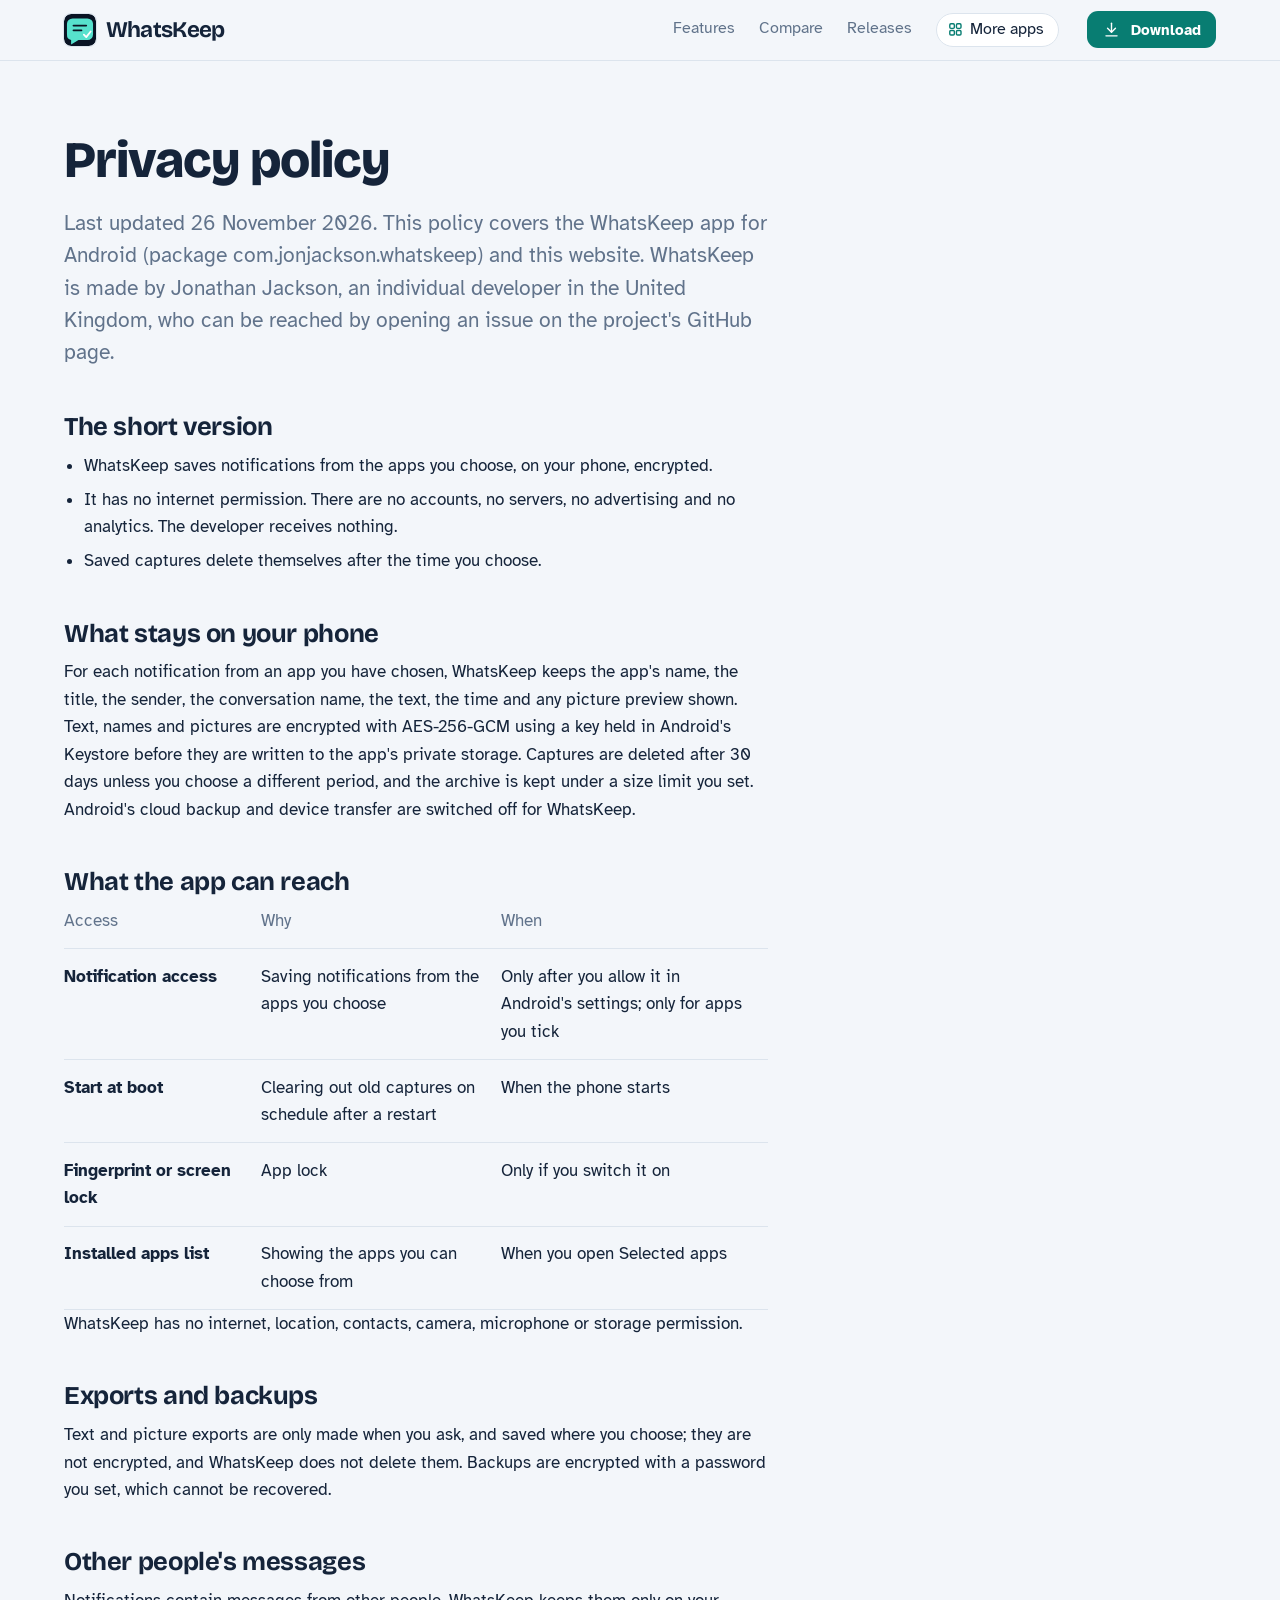
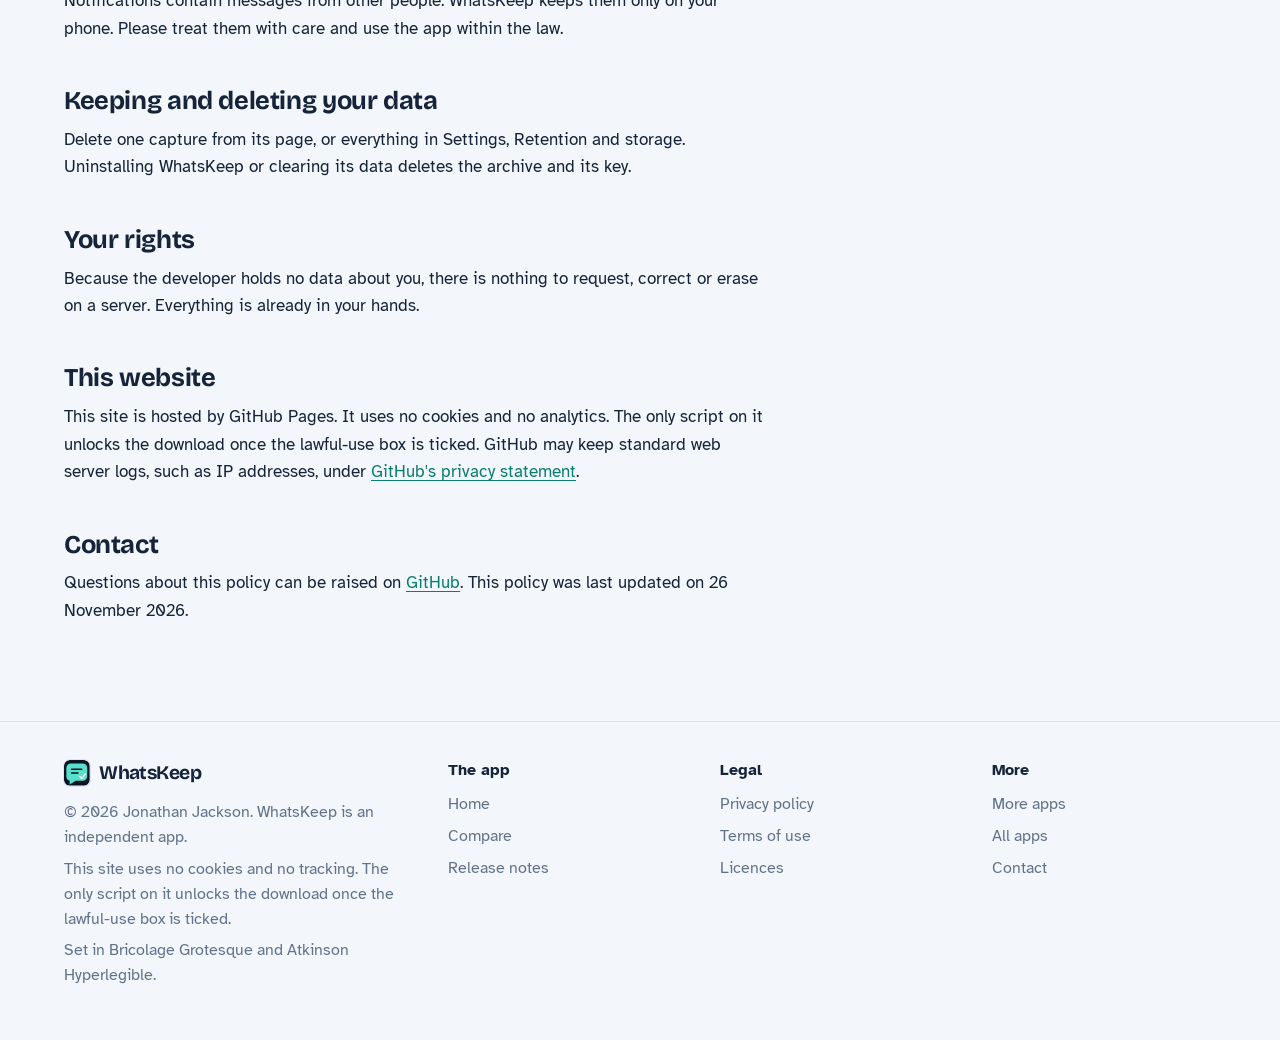
<file: privacy.html>
<!DOCTYPE html>
<html lang="en-GB">
<head>
<meta charset="utf-8">
<meta name="viewport" content="width=device-width, initial-scale=1">
<title>WhatsKeep privacy policy</title>
<meta name="description" content="What WhatsKeep does with your information: in short, it stays on your phone.">
<meta name="author" content="Jonathan Jackson">
<link rel="canonical" href="https://customgpter.github.io/whatskeep/privacy.html">
<meta name="theme-color" content="#f3f6fa" media="(prefers-color-scheme: light)">
<meta name="theme-color" content="#091423" media="(prefers-color-scheme: dark)">
<meta property="og:type" content="website">
<meta property="og:site_name" content="WhatsKeep">
<meta property="og:title" content="WhatsKeep privacy policy">
<meta property="og:description" content="What WhatsKeep does with your information: in short, it stays on your phone.">
<meta property="og:url" content="https://customgpter.github.io/whatskeep/privacy.html">
<meta property="og:image" content="https://customgpter.github.io/whatskeep/assets/og.png">
<meta property="og:image:width" content="1200">
<meta property="og:image:height" content="630">
<meta property="og:image:alt" content="WhatsKeep&#x27;s notifications screen: saved messages from WhatsApp and Gmail, with a saved picture">
<meta property="og:locale" content="en_GB">
<meta name="twitter:card" content="summary_large_image">
<link rel="icon" href="./assets/favicon.svg" type="image/svg+xml">
<link rel="apple-touch-icon" href="./assets/apple-touch-icon.png">
<link rel="preload" href="./assets/fonts/bricolage-grotesque-latin.woff2" as="font" type="font/woff2" crossorigin>
<link rel="preload" href="./assets/fonts/atkinson-hyperlegible-latin-400-normal.woff2" as="font" type="font/woff2" crossorigin>
<link rel="stylesheet" href="./assets/site.css?v=1">
<link rel="stylesheet" href="./assets/house.css?v=1">
<link rel="stylesheet" href="./assets/apps-list.css?v=1">
<script src="./assets/apps-list.js?v=1" defer></script>
</head>
<body>
<a class="skip" href="#main">Skip to content</a>
<header class="masthead">
<div class="wrap">
<a class="brand" href="./" aria-label="WhatsKeep home"><svg viewBox="0 0 108 108" aria-hidden="true"><rect width="108" height="108" rx="24" fill="#0A1424"/><path fill="#57E1CD" d="M29 15h50a19 19 0 0 1 19 19v35a19 19 0 0 1-19 19H49l-25 15V88a19 19 0 0 1-14-19V34a19 19 0 0 1 19-19Z"/><rect x="29" y="36" width="49" height="6" rx="3" fill="#0A1424"/><rect x="29" y="52" width="33" height="6" rx="3" fill="#0A1424"/><path fill="none" stroke="#FFF" stroke-width="6" stroke-linecap="round" stroke-linejoin="round" d="m67 70 8 8 15-19"/></svg><span>WhatsKeep</span></a>
<nav aria-label="Main"><ul><li><a href="./#features">Features</a></li><li><a href="./compare.html">Compare</a></li><li><a href="./releases.html">Releases</a></li><li><a class="more-apps" href="./more-apps.html"><svg class="ico" viewBox="0 0 24 24" aria-hidden="true"><rect x="4" y="4" width="6.5" height="6.5" rx="1.6"/><rect x="13.5" y="4" width="6.5" height="6.5" rx="1.6"/><rect x="4" y="13.5" width="6.5" height="6.5" rx="1.6"/><rect x="13.5" y="13.5" width="6.5" height="6.5" rx="1.6"/></svg>More apps</a></li></ul></nav>
<a class="button small" href="./#download"><svg class="ico" viewBox="0 0 24 24" aria-hidden="true"><path d="M12 4v11"/><path d="M7 10.5l5 5 5-5"/><path d="M5 20h14"/></svg>Download</a>
</div>
</header>
<main id="main" class="doc">
<div class="wrap">
<div class="measure">
<h1>Privacy policy</h1>
<p class="lede">Last updated 26 November 2026. This policy covers the WhatsKeep app for Android (package com.jonjackson.whatskeep) and this website. WhatsKeep is made by Jonathan Jackson, an individual developer in the United Kingdom, who can be reached by opening an issue on the project's GitHub page.</p>
<h2 id="short">The short version</h2><ul>
<li>WhatsKeep saves notifications from the apps you choose, on your phone, encrypted.</li>
<li>It has no internet permission. There are no accounts, no servers, no advertising and no analytics. The developer receives nothing.</li>
<li>Saved captures delete themselves after the time you choose.</li>
</ul><h2 id="kept">What stays on your phone</h2><p>For each notification from an app you have chosen, WhatsKeep keeps the app's name, the title, the sender, the conversation name, the text, the time and any picture preview shown. Text, names and pictures are encrypted with AES-256-GCM using a key held in Android's Keystore before they are written to the app's private storage. Captures are deleted after 30 days unless you choose a different period, and the archive is kept under a size limit you set. Android's cloud backup and device transfer are switched off for WhatsKeep.</p><h2 id="reach">What the app can reach</h2><table>
<thead><tr><th scope="col">Access</th><th scope="col">Why</th><th scope="col">When</th></tr></thead>
<tbody>
<tr><th scope="row">Notification access</th><td>Saving notifications from the apps you choose</td><td>Only after you allow it in Android's settings; only for apps you tick</td></tr>
<tr><th scope="row">Start at boot</th><td>Clearing out old captures on schedule after a restart</td><td>When the phone starts</td></tr>
<tr><th scope="row">Fingerprint or screen lock</th><td>App lock</td><td>Only if you switch it on</td></tr>
<tr><th scope="row">Installed apps list</th><td>Showing the apps you can choose from</td><td>When you open Selected apps</td></tr>
</tbody>
</table>
<p>WhatsKeep has no internet, location, contacts, camera, microphone or storage permission.</p><h2 id="files">Exports and backups</h2><p>Text and picture exports are only made when you ask, and saved where you choose; they are not encrypted, and WhatsKeep does not delete them. Backups are encrypted with a password you set, which cannot be recovered.</p><h2 id="others">Other people&#x27;s messages</h2><p>Notifications contain messages from other people. WhatsKeep keeps them only on your phone. Please treat them with care and use the app within the law.</p><h2 id="deleting">Keeping and deleting your data</h2><p>Delete one capture from its page, or everything in Settings, Retention and storage. Uninstalling WhatsKeep or clearing its data deletes the archive and its key.</p><h2 id="rights">Your rights</h2><p>Because the developer holds no data about you, there is nothing to request, correct or erase on a server. Everything is already in your hands.</p><h2 id="website">This website</h2><p>This site is hosted by GitHub Pages. It uses no cookies and no analytics. The only script on it unlocks the download once the lawful-use box is ticked. GitHub may keep standard web server logs, such as IP addresses, under <a href="https://docs.github.com/en/site-policy/privacy-policies/github-general-privacy-statement">GitHub's privacy statement</a>.</p>
<h2 id="contact">Contact</h2>
<p>Questions about this policy can be raised on <a href="https://github.com/CustomGPTer/whatskeep/issues">GitHub</a>. This policy was last updated on 26 November 2026.</p>
</div>
</div>
</main>
<footer class="colophon">
<div class="wrap">
<div>
<a class="brand" href="./" aria-label="WhatsKeep home"><svg viewBox="0 0 108 108" aria-hidden="true"><rect width="108" height="108" rx="24" fill="#0A1424"/><path fill="#57E1CD" d="M29 15h50a19 19 0 0 1 19 19v35a19 19 0 0 1-19 19H49l-25 15V88a19 19 0 0 1-14-19V34a19 19 0 0 1 19-19Z"/><rect x="29" y="36" width="49" height="6" rx="3" fill="#0A1424"/><rect x="29" y="52" width="33" height="6" rx="3" fill="#0A1424"/><path fill="none" stroke="#FFF" stroke-width="6" stroke-linecap="round" stroke-linejoin="round" d="m67 70 8 8 15-19"/></svg><span>WhatsKeep</span></a>
<p>&copy; 2026 Jonathan Jackson. WhatsKeep is an independent app.</p>
<p>This site uses no cookies and no tracking. The only script on it unlocks the download once the lawful-use box is ticked.</p>
<p>Set in Bricolage Grotesque and Atkinson Hyperlegible.</p>
</div>
<nav aria-label="The app"><h2>The app</h2><ul>
<li><a href="./">Home</a></li>
<li><a href="./compare.html">Compare</a></li>
<li><a href="./releases.html">Release notes</a></li>

</ul></nav>
<nav aria-label="Legal"><h2>Legal</h2><ul>
<li><a href="./privacy.html">Privacy policy</a></li>
<li><a href="./terms.html">Terms of use</a></li>
<li><a href="./licences.html">Licences</a></li>
</ul></nav>
<nav aria-label="More"><h2>More</h2><ul>
<li><a href="./more-apps.html">More apps</a></li>
<li><a href="https://customgpter.github.io/">All apps</a></li>
<li><a href="https://github.com/CustomGPTer/whatskeep/issues">Contact</a></li>
</ul></nav>
</div>
</footer>
</body>
</html>
</file>
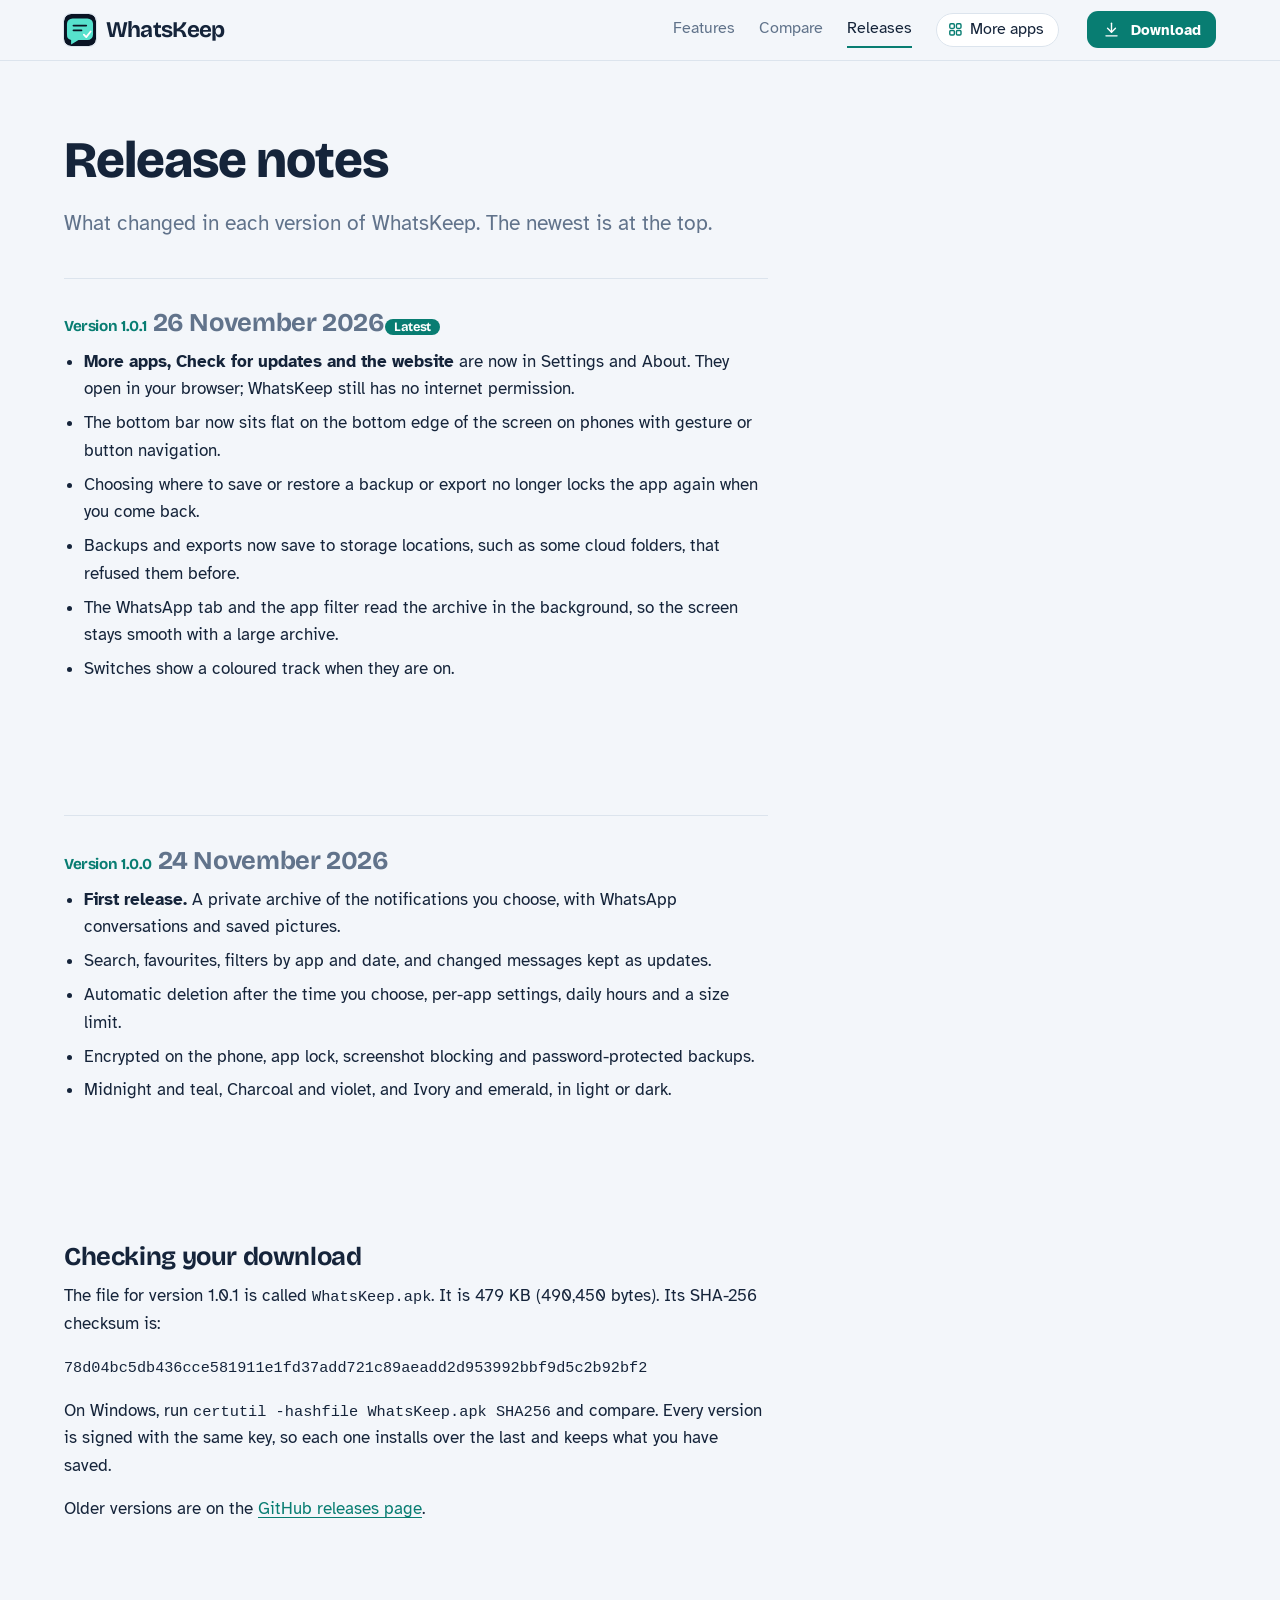
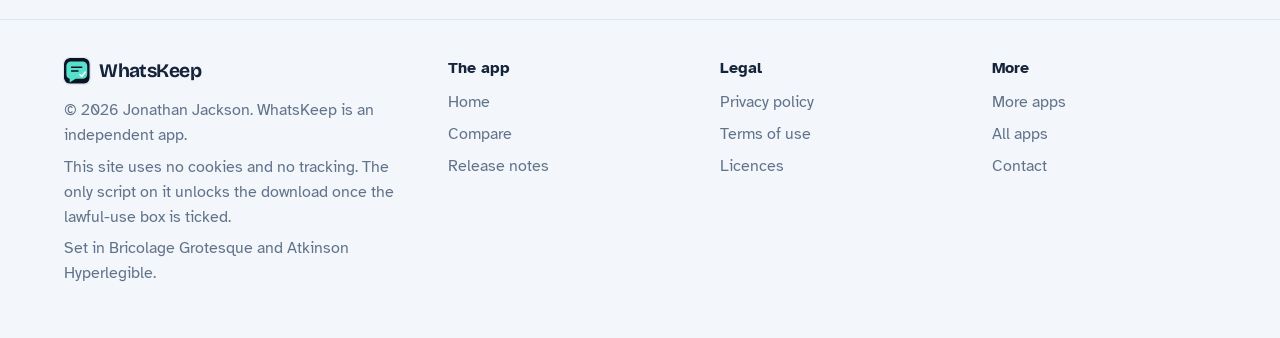
<file: releases.html>
<!DOCTYPE html>
<html lang="en-GB">
<head>
<meta charset="utf-8">
<meta name="viewport" content="width=device-width, initial-scale=1">
<title>WhatsKeep release notes</title>
<meta name="description" content="What changed in each version of WhatsKeep, with the file size and checksum to check your download.">
<meta name="author" content="Jonathan Jackson">
<link rel="canonical" href="https://customgpter.github.io/whatskeep/releases.html">
<meta name="theme-color" content="#f3f6fa" media="(prefers-color-scheme: light)">
<meta name="theme-color" content="#091423" media="(prefers-color-scheme: dark)">
<meta property="og:type" content="website">
<meta property="og:site_name" content="WhatsKeep">
<meta property="og:title" content="WhatsKeep release notes">
<meta property="og:description" content="What changed in each version of WhatsKeep, with the file size and checksum to check your download.">
<meta property="og:url" content="https://customgpter.github.io/whatskeep/releases.html">
<meta property="og:image" content="https://customgpter.github.io/whatskeep/assets/og.png">
<meta property="og:image:width" content="1200">
<meta property="og:image:height" content="630">
<meta property="og:image:alt" content="WhatsKeep&#x27;s notifications screen: saved messages from WhatsApp and Gmail, with a saved picture">
<meta property="og:locale" content="en_GB">
<meta name="twitter:card" content="summary_large_image">
<link rel="icon" href="./assets/favicon.svg" type="image/svg+xml">
<link rel="apple-touch-icon" href="./assets/apple-touch-icon.png">
<link rel="preload" href="./assets/fonts/bricolage-grotesque-latin.woff2" as="font" type="font/woff2" crossorigin>
<link rel="preload" href="./assets/fonts/atkinson-hyperlegible-latin-400-normal.woff2" as="font" type="font/woff2" crossorigin>
<link rel="stylesheet" href="./assets/site.css?v=1">
<link rel="stylesheet" href="./assets/house.css?v=1">
<link rel="stylesheet" href="./assets/apps-list.css?v=1">
<script src="./assets/apps-list.js?v=1" defer></script>
</head>
<body>
<a class="skip" href="#main">Skip to content</a>
<header class="masthead">
<div class="wrap">
<a class="brand" href="./" aria-label="WhatsKeep home"><svg viewBox="0 0 108 108" aria-hidden="true"><rect width="108" height="108" rx="24" fill="#0A1424"/><path fill="#57E1CD" d="M29 15h50a19 19 0 0 1 19 19v35a19 19 0 0 1-19 19H49l-25 15V88a19 19 0 0 1-14-19V34a19 19 0 0 1 19-19Z"/><rect x="29" y="36" width="49" height="6" rx="3" fill="#0A1424"/><rect x="29" y="52" width="33" height="6" rx="3" fill="#0A1424"/><path fill="none" stroke="#FFF" stroke-width="6" stroke-linecap="round" stroke-linejoin="round" d="m67 70 8 8 15-19"/></svg><span>WhatsKeep</span></a>
<nav aria-label="Main"><ul><li><a href="./#features">Features</a></li><li><a href="./compare.html">Compare</a></li><li><a href="./releases.html" aria-current="page">Releases</a></li><li><a class="more-apps" href="./more-apps.html"><svg class="ico" viewBox="0 0 24 24" aria-hidden="true"><rect x="4" y="4" width="6.5" height="6.5" rx="1.6"/><rect x="13.5" y="4" width="6.5" height="6.5" rx="1.6"/><rect x="4" y="13.5" width="6.5" height="6.5" rx="1.6"/><rect x="13.5" y="13.5" width="6.5" height="6.5" rx="1.6"/></svg>More apps</a></li></ul></nav>
<a class="button small" href="./#download"><svg class="ico" viewBox="0 0 24 24" aria-hidden="true"><path d="M12 4v11"/><path d="M7 10.5l5 5 5-5"/><path d="M5 20h14"/></svg>Download</a>
</div>
</header>
<main id="main" class="doc">
<div class="wrap">
<div class="measure">
<h1>Release notes</h1>
<p class="lede">What changed in each version of WhatsKeep. The newest is at the top.</p>
<section class="release" id="v1.0.1"><h2><span class="ver">Version 1.0.1</span> <span class="when">26 November 2026</span><span class="tag">Latest</span></h2><ul><li><b>More apps, Check for updates and the website</b> are now in Settings and About. They open in your browser; WhatsKeep still has no internet permission.</li><li>The bottom bar now sits flat on the bottom edge of the screen on phones with gesture or button navigation.</li><li>Choosing where to save or restore a backup or export no longer locks the app again when you come back.</li><li>Backups and exports now save to storage locations, such as some cloud folders, that refused them before.</li><li>The WhatsApp tab and the app filter read the archive in the background, so the screen stays smooth with a large archive.</li><li>Switches show a coloured track when they are on.</li></ul></section>
<section class="release" id="v1.0.0"><h2><span class="ver">Version 1.0.0</span> <span class="when">24 November 2026</span></h2><ul><li><b>First release.</b> A private archive of the notifications you choose, with WhatsApp conversations and saved pictures.</li><li>Search, favourites, filters by app and date, and changed messages kept as updates.</li><li>Automatic deletion after the time you choose, per-app settings, daily hours and a size limit.</li><li>Encrypted on the phone, app lock, screenshot blocking and password-protected backups.</li><li>Midnight and teal, Charcoal and violet, and Ivory and emerald, in light or dark.</li></ul></section>
<h2 id="checking">Checking your download</h2>
<p>The file for version 1.0.1 is called <code>WhatsKeep.apk</code>. It is 479 KB (490,450 bytes). Its SHA-256 checksum is:</p>
<p><code class="sum">78d04bc5db436cce581911e1fd37add721c89aeadd2d953992bbf9d5c2b92bf2</code></p>
<p>On Windows, run <code>certutil -hashfile WhatsKeep.apk SHA256</code> and compare. Every version is signed with the same key, so each one installs over the last and keeps what you have saved.</p>
<p>Older versions are on the <a href="https://github.com/CustomGPTer/whatskeep/releases">GitHub releases page</a>.</p>
</div>
</div>
</main>
<footer class="colophon">
<div class="wrap">
<div>
<a class="brand" href="./" aria-label="WhatsKeep home"><svg viewBox="0 0 108 108" aria-hidden="true"><rect width="108" height="108" rx="24" fill="#0A1424"/><path fill="#57E1CD" d="M29 15h50a19 19 0 0 1 19 19v35a19 19 0 0 1-19 19H49l-25 15V88a19 19 0 0 1-14-19V34a19 19 0 0 1 19-19Z"/><rect x="29" y="36" width="49" height="6" rx="3" fill="#0A1424"/><rect x="29" y="52" width="33" height="6" rx="3" fill="#0A1424"/><path fill="none" stroke="#FFF" stroke-width="6" stroke-linecap="round" stroke-linejoin="round" d="m67 70 8 8 15-19"/></svg><span>WhatsKeep</span></a>
<p>&copy; 2026 Jonathan Jackson. WhatsKeep is an independent app.</p>
<p>This site uses no cookies and no tracking. The only script on it unlocks the download once the lawful-use box is ticked.</p>
<p>Set in Bricolage Grotesque and Atkinson Hyperlegible.</p>
</div>
<nav aria-label="The app"><h2>The app</h2><ul>
<li><a href="./">Home</a></li>
<li><a href="./compare.html">Compare</a></li>
<li><a href="./releases.html">Release notes</a></li>

</ul></nav>
<nav aria-label="Legal"><h2>Legal</h2><ul>
<li><a href="./privacy.html">Privacy policy</a></li>
<li><a href="./terms.html">Terms of use</a></li>
<li><a href="./licences.html">Licences</a></li>
</ul></nav>
<nav aria-label="More"><h2>More</h2><ul>
<li><a href="./more-apps.html">More apps</a></li>
<li><a href="https://customgpter.github.io/">All apps</a></li>
<li><a href="https://github.com/CustomGPTer/whatskeep/issues">Contact</a></li>
</ul></nav>
</div>
</footer>
</body>
</html>
</file>
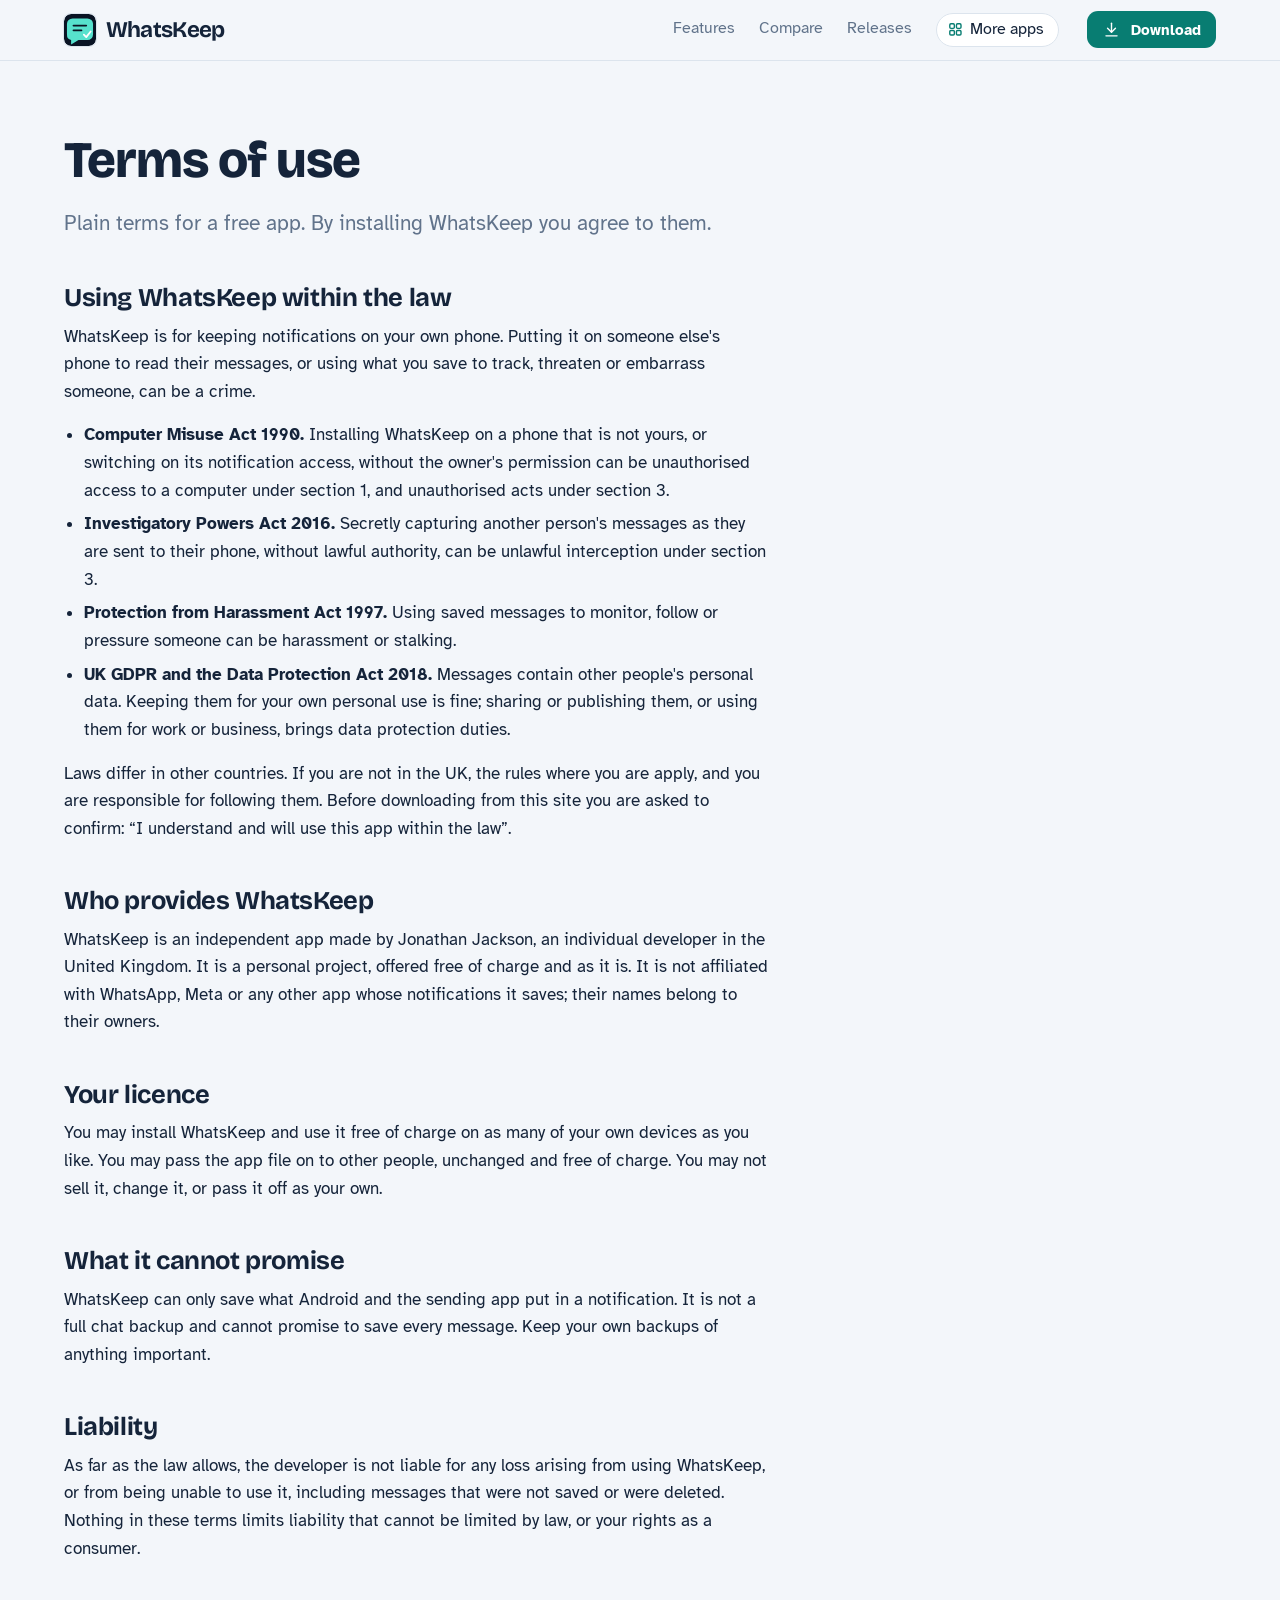
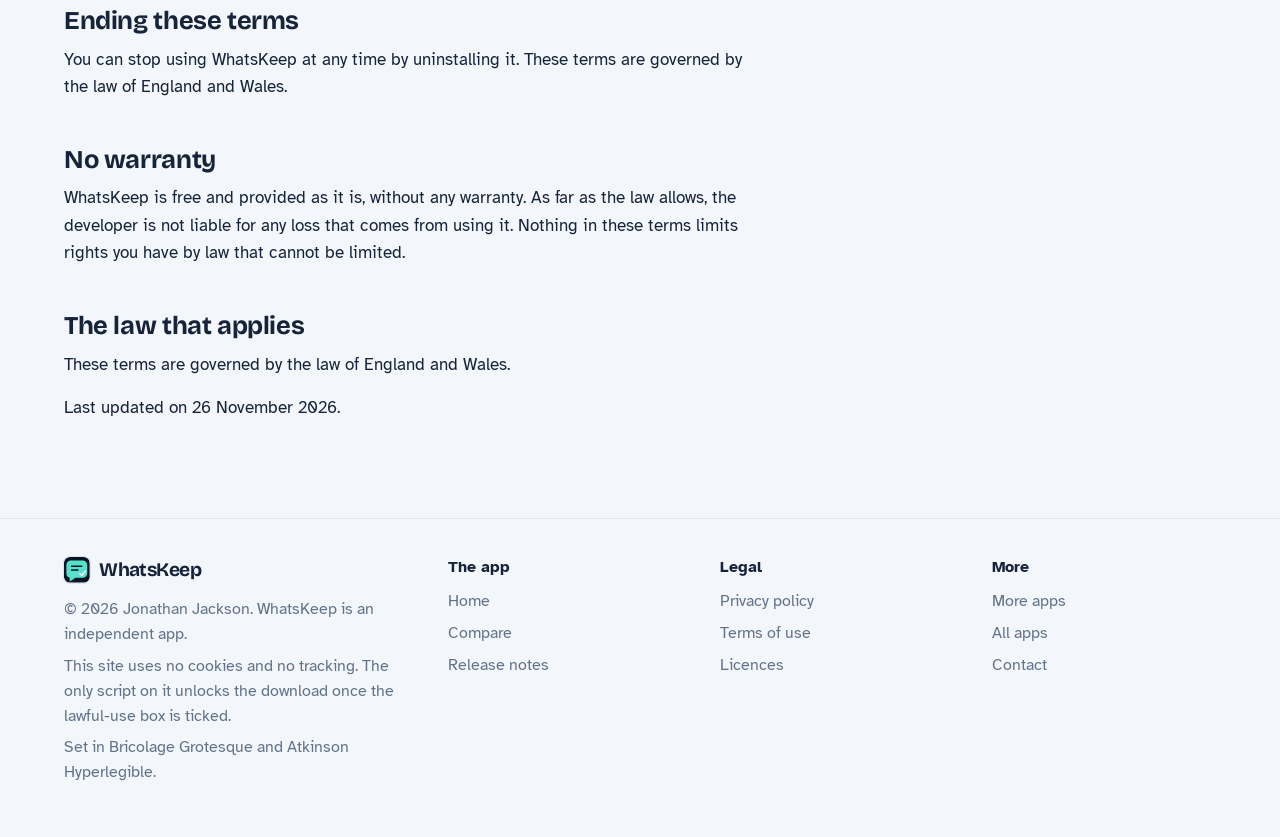
<file: terms.html>
<!DOCTYPE html>
<html lang="en-GB">
<head>
<meta charset="utf-8">
<meta name="viewport" content="width=device-width, initial-scale=1">
<title>WhatsKeep terms of use</title>
<meta name="description" content="The terms for using WhatsKeep, including using it within the law.">
<meta name="author" content="Jonathan Jackson">
<link rel="canonical" href="https://customgpter.github.io/whatskeep/terms.html">
<meta name="theme-color" content="#f3f6fa" media="(prefers-color-scheme: light)">
<meta name="theme-color" content="#091423" media="(prefers-color-scheme: dark)">
<meta property="og:type" content="website">
<meta property="og:site_name" content="WhatsKeep">
<meta property="og:title" content="WhatsKeep terms of use">
<meta property="og:description" content="The terms for using WhatsKeep, including using it within the law.">
<meta property="og:url" content="https://customgpter.github.io/whatskeep/terms.html">
<meta property="og:image" content="https://customgpter.github.io/whatskeep/assets/og.png">
<meta property="og:image:width" content="1200">
<meta property="og:image:height" content="630">
<meta property="og:image:alt" content="WhatsKeep&#x27;s notifications screen: saved messages from WhatsApp and Gmail, with a saved picture">
<meta property="og:locale" content="en_GB">
<meta name="twitter:card" content="summary_large_image">
<link rel="icon" href="./assets/favicon.svg" type="image/svg+xml">
<link rel="apple-touch-icon" href="./assets/apple-touch-icon.png">
<link rel="preload" href="./assets/fonts/bricolage-grotesque-latin.woff2" as="font" type="font/woff2" crossorigin>
<link rel="preload" href="./assets/fonts/atkinson-hyperlegible-latin-400-normal.woff2" as="font" type="font/woff2" crossorigin>
<link rel="stylesheet" href="./assets/site.css?v=1">
<link rel="stylesheet" href="./assets/house.css?v=1">
<link rel="stylesheet" href="./assets/apps-list.css?v=1">
<script src="./assets/apps-list.js?v=1" defer></script>
</head>
<body>
<a class="skip" href="#main">Skip to content</a>
<header class="masthead">
<div class="wrap">
<a class="brand" href="./" aria-label="WhatsKeep home"><svg viewBox="0 0 108 108" aria-hidden="true"><rect width="108" height="108" rx="24" fill="#0A1424"/><path fill="#57E1CD" d="M29 15h50a19 19 0 0 1 19 19v35a19 19 0 0 1-19 19H49l-25 15V88a19 19 0 0 1-14-19V34a19 19 0 0 1 19-19Z"/><rect x="29" y="36" width="49" height="6" rx="3" fill="#0A1424"/><rect x="29" y="52" width="33" height="6" rx="3" fill="#0A1424"/><path fill="none" stroke="#FFF" stroke-width="6" stroke-linecap="round" stroke-linejoin="round" d="m67 70 8 8 15-19"/></svg><span>WhatsKeep</span></a>
<nav aria-label="Main"><ul><li><a href="./#features">Features</a></li><li><a href="./compare.html">Compare</a></li><li><a href="./releases.html">Releases</a></li><li><a class="more-apps" href="./more-apps.html"><svg class="ico" viewBox="0 0 24 24" aria-hidden="true"><rect x="4" y="4" width="6.5" height="6.5" rx="1.6"/><rect x="13.5" y="4" width="6.5" height="6.5" rx="1.6"/><rect x="4" y="13.5" width="6.5" height="6.5" rx="1.6"/><rect x="13.5" y="13.5" width="6.5" height="6.5" rx="1.6"/></svg>More apps</a></li></ul></nav>
<a class="button small" href="./#download"><svg class="ico" viewBox="0 0 24 24" aria-hidden="true"><path d="M12 4v11"/><path d="M7 10.5l5 5 5-5"/><path d="M5 20h14"/></svg>Download</a>
</div>
</header>
<main id="main" class="doc">
<div class="wrap">
<div class="measure">
<h1>Terms of use</h1>
<p class="lede">Plain terms for a free app. By installing WhatsKeep you agree to them.</p>
<h2 id="law">Using WhatsKeep within the law</h2><p>WhatsKeep is for keeping notifications on your own phone. Putting it on someone else's phone to read their messages, or using what you save to track, threaten or embarrass someone, can be a crime.</p><ul><li><b>Computer Misuse Act 1990.</b> Installing WhatsKeep on a phone that is not yours, or switching on its notification access, without the owner's permission can be unauthorised access to a computer under section 1, and unauthorised acts under section 3.</li><li><b>Investigatory Powers Act 2016.</b> Secretly capturing another person's messages as they are sent to their phone, without lawful authority, can be unlawful interception under section 3.</li><li><b>Protection from Harassment Act 1997.</b> Using saved messages to monitor, follow or pressure someone can be harassment or stalking.</li><li><b>UK GDPR and the Data Protection Act 2018.</b> Messages contain other people's personal data. Keeping them for your own personal use is fine; sharing or publishing them, or using them for work or business, brings data protection duties.</li></ul><p>Laws differ in other countries. If you are not in the UK, the rules where you are apply, and you are responsible for following them. Before downloading from this site you are asked to confirm: &ldquo;I understand and will use this app within the law&rdquo;.</p><h2 id="who">Who provides WhatsKeep</h2><p>WhatsKeep is an independent app made by Jonathan Jackson, an individual developer in the United Kingdom. It is a personal project, offered free of charge and as it is. It is not affiliated with WhatsApp, Meta or any other app whose notifications it saves; their names belong to their owners.</p><h2 id="licence">Your licence</h2><p>You may install WhatsKeep and use it free of charge on as many of your own devices as you like. You may pass the app file on to other people, unchanged and free of charge. You may not sell it, change it, or pass it off as your own.</p><h2 id="limits">What it cannot promise</h2><p>WhatsKeep can only save what Android and the sending app put in a notification. It is not a full chat backup and cannot promise to save every message. Keep your own backups of anything important.</p><h2 id="liability">Liability</h2><p>As far as the law allows, the developer is not liable for any loss arising from using WhatsKeep, or from being unable to use it, including messages that were not saved or were deleted. Nothing in these terms limits liability that cannot be limited by law, or your rights as a consumer.</p><h2 id="ending">Ending these terms</h2><p>You can stop using WhatsKeep at any time by uninstalling it. These terms are governed by the law of England and Wales.</p>
<h2 id="no-warranty">No warranty</h2>
<p>WhatsKeep is free and provided as it is, without any warranty. As far as the law allows, the developer is not liable for any loss that comes from using it. Nothing in these terms limits rights you have by law that cannot be limited.</p>
<h2 id="governing">The law that applies</h2>
<p>These terms are governed by the law of England and Wales.</p>
<p>Last updated on 26 November 2026.</p>
</div>
</div>
</main>
<footer class="colophon">
<div class="wrap">
<div>
<a class="brand" href="./" aria-label="WhatsKeep home"><svg viewBox="0 0 108 108" aria-hidden="true"><rect width="108" height="108" rx="24" fill="#0A1424"/><path fill="#57E1CD" d="M29 15h50a19 19 0 0 1 19 19v35a19 19 0 0 1-19 19H49l-25 15V88a19 19 0 0 1-14-19V34a19 19 0 0 1 19-19Z"/><rect x="29" y="36" width="49" height="6" rx="3" fill="#0A1424"/><rect x="29" y="52" width="33" height="6" rx="3" fill="#0A1424"/><path fill="none" stroke="#FFF" stroke-width="6" stroke-linecap="round" stroke-linejoin="round" d="m67 70 8 8 15-19"/></svg><span>WhatsKeep</span></a>
<p>&copy; 2026 Jonathan Jackson. WhatsKeep is an independent app.</p>
<p>This site uses no cookies and no tracking. The only script on it unlocks the download once the lawful-use box is ticked.</p>
<p>Set in Bricolage Grotesque and Atkinson Hyperlegible.</p>
</div>
<nav aria-label="The app"><h2>The app</h2><ul>
<li><a href="./">Home</a></li>
<li><a href="./compare.html">Compare</a></li>
<li><a href="./releases.html">Release notes</a></li>

</ul></nav>
<nav aria-label="Legal"><h2>Legal</h2><ul>
<li><a href="./privacy.html">Privacy policy</a></li>
<li><a href="./terms.html">Terms of use</a></li>
<li><a href="./licences.html">Licences</a></li>
</ul></nav>
<nav aria-label="More"><h2>More</h2><ul>
<li><a href="./more-apps.html">More apps</a></li>
<li><a href="https://customgpter.github.io/">All apps</a></li>
<li><a href="https://github.com/CustomGPTer/whatskeep/issues">Contact</a></li>
</ul></nav>
</div>
</footer>
</body>
</html>
</file>
<file: assets/site.css>
@font-face{font-family:"Bricolage Grotesque";src:url("fonts/bricolage-grotesque-latin.woff2") format("woff2");font-weight:200 800;font-style:normal;font-display:swap}
@font-face{font-family:"Atkinson Hyperlegible";src:url("fonts/atkinson-hyperlegible-latin-400-normal.woff2") format("woff2");font-weight:400;font-style:normal;font-display:swap}
@font-face{font-family:"Atkinson Hyperlegible";src:url("fonts/atkinson-hyperlegible-latin-700-normal.woff2") format("woff2");font-weight:700;font-style:normal;font-display:swap}

/* Daylight page, night-time camera. The lamp colour is kept for the one thing to press and for what the camera has seen. */
:root{
  --page:#f2f5f9; --panel:#ffffff; --raised:#e8edf3; --ink:#0d1a2b; --soft:#465468; --rule:#d2dae4;
  --accent:#0a6a55; --accent-ink:#ffffff; --warn:#8a5200; --rec:#d3302f;
  --lamp:#ffb347; --lamp-ink:#231400; --lamp-text:#8a5200;
  --night:#09111e; --night-2:#111d30; --night-3:#1a2a43; --night-ink:#eaf0f8; --night-soft:#9fb0c7; --night-rule:#24364f; --iris:#55d6ab;
  --display:"Bricolage Grotesque","Atkinson Hyperlegible",system-ui,sans-serif;
  --sans:"Atkinson Hyperlegible",system-ui,-apple-system,"Segoe UI",Roboto,sans-serif;
  --mono:ui-monospace,SFMono-Regular,Menlo,Consolas,"Liberation Mono",monospace;
  color-scheme:light dark;
}
@media (prefers-color-scheme:dark){
  :root{--page:#0a111b; --panel:#111a27; --raised:#182434; --ink:#e9eef5; --soft:#a0aec0; --rule:#243247;
    --accent:#55d6ab; --accent-ink:#00281d; --warn:#ffb347; --rec:#ff6163; --lamp-text:#ffb347}
}

*,*::before,*::after{box-sizing:border-box}
html{-webkit-text-size-adjust:100%;scroll-behavior:smooth;scroll-padding-top:5.5rem}
@media (prefers-reduced-motion:reduce){html{scroll-behavior:auto}}
body{margin:0;background:var(--page);color:var(--ink);font:400 1.0625rem/1.62 var(--sans);text-rendering:optimizeLegibility;-webkit-font-smoothing:antialiased}
img,svg{max-width:100%;display:block}
a{color:var(--accent);text-decoration-thickness:.07em;text-underline-offset:.2em}
a:hover{text-decoration-thickness:.13em}
:focus-visible{outline:3px solid var(--lamp);outline-offset:3px;border-radius:6px}
code{font:.9em/1 var(--mono);overflow-wrap:anywhere}
h1,h2,h3{font-family:var(--display);font-weight:700;letter-spacing:-.015em;line-height:1.08;margin:0;text-wrap:balance}
p{margin:0 0 1rem}
.skip{position:absolute;left:-999px;top:0;background:var(--ink);color:var(--page);padding:.6rem 1rem;z-index:30;border-radius:0 0 8px 0}
.skip:focus{left:0}
.sr{position:absolute;width:1px;height:1px;overflow:hidden;clip-path:inset(50%);white-space:nowrap}
.wrap{width:min(72rem,100% - 2.5rem);margin-inline:auto}
.measure{max-width:44rem}
.ico{width:1.25em;height:1.25em;flex:none;fill:none;stroke:currentColor;stroke-width:1.75;stroke-linecap:round;stroke-linejoin:round}

/* ---------- masthead */
.masthead{position:sticky;top:0;z-index:20;background:color-mix(in srgb,var(--page) 88%,transparent);-webkit-backdrop-filter:blur(14px) saturate(1.3);backdrop-filter:blur(14px) saturate(1.3);border-bottom:1px solid var(--rule)}
.masthead .wrap{display:flex;flex-wrap:wrap;align-items:center;gap:.35rem 1.75rem;padding-block:.7rem}
.brand{display:inline-flex;align-items:center;gap:.6rem;font:700 1.4rem/1 var(--display);letter-spacing:-.03em;color:var(--ink);text-decoration:none;margin-right:auto}
.brand svg{width:2rem;height:2rem;flex:none;border-radius:.5rem;box-shadow:0 0 0 1px var(--rule)}
.masthead nav ul{display:flex;flex-wrap:wrap;align-items:center;gap:.15rem 1.5rem;list-style:none;margin:0;padding:0;font-size:1rem;line-height:1.3}
.masthead nav a{display:inline-flex;align-items:center;gap:.4rem;color:var(--soft);text-decoration:none;padding-block:.45rem;border-bottom:2px solid transparent}
.masthead nav a:hover{color:var(--ink)}
.masthead nav a[aria-current="page"]{color:var(--ink);border-bottom-color:var(--lamp)}
.masthead nav a.more-apps{color:var(--ink);border:1px solid var(--rule);border-radius:999px;padding:.34rem .85rem .34rem .65rem;background:var(--panel)}
.masthead nav a.more-apps .ico{width:1.05em;height:1.05em;color:var(--accent);stroke-width:2}
.masthead nav a.more-apps:hover,.masthead nav a.more-apps[aria-current="page"]{border-color:var(--accent)}
.button{display:inline-flex;align-items:center;gap:.6rem;background:var(--lamp);color:var(--lamp-ink);font:700 1.08rem/1.2 var(--sans);text-decoration:none;padding:.95rem 1.5rem;border-radius:14px;box-shadow:0 1px 0 rgba(255,255,255,.45) inset,0 12px 24px -14px rgba(138,82,0,.9)}
.button:hover{background:#ffc56e}
.button:active{transform:translateY(1px)}
.button.small{font-size:.95rem;padding:.55rem .95rem;border-radius:11px;box-shadow:none}
.button.quiet{background:none;box-shadow:none;border:1px solid var(--rule);color:var(--ink)}
.button.quiet:hover{border-color:var(--ink);background:none}
@media (max-width:52rem){
  .masthead nav{order:3;flex:1 0 100%}
  .masthead nav ul{gap:.1rem .85rem;font-size:.95rem}
  .masthead nav .wide{display:none}
}
@media (max-width:24rem){.masthead nav a.more-apps .ico{display:none}.masthead nav a.more-apps{padding-inline:.7rem}}

/* ---------- hero */
.hero{padding-block:clamp(2.2rem,6vw,4.75rem) clamp(2.5rem,6vw,4.5rem);overflow:hidden}
.hero-grid{display:grid;gap:clamp(2.25rem,5vw,4rem);align-items:center}
@media (min-width:62rem){.hero-grid{grid-template-columns:minmax(0,11fr) minmax(0,10fr)}}
.hero h1{font-size:clamp(2.6rem,6vw,4.25rem);font-weight:800;line-height:1;letter-spacing:-.022em;margin-bottom:1.5rem}
.lede{font-size:clamp(1.14rem,2vw,1.3rem);line-height:1.55;color:var(--soft);margin:0 0 1rem;max-width:34rem}
.get{display:flex;flex-wrap:wrap;align-items:center;gap:.9rem 1.5rem;margin:1.8rem 0 1.1rem}
.get .aside{font-weight:700;color:var(--ink)}
.facts{font-size:.98rem;line-height:1.5;color:var(--soft);margin:0 0 .5rem;max-width:36rem}
.pills{display:flex;flex-wrap:wrap;gap:.45rem;list-style:none;margin:0 0 1rem;padding:0;font-size:.95rem}
.pills li{border:1px solid var(--rule);border-radius:999px;padding:.22rem .8rem;background:var(--panel);color:var(--soft)}

/* the monitor: the camera's view, the day beneath it, and the alert it sends */
.monitor{position:relative;max-width:36rem;margin-inline:auto;width:100%;padding-bottom:3.1rem}
@media (min-width:62rem){.monitor{margin-inline:auto 0}}
.screen{position:relative;background:var(--night);border-radius:22px;padding:.6rem;box-shadow:0 0 0 1px var(--night-rule),0 30px 60px -30px rgba(9,17,30,.75)}
.cam{position:relative;border-radius:15px;overflow:hidden;aspect-ratio:16/10;background:#0b1626}
.cam svg{width:100%;height:100%}
.cam text{font:700 15px var(--sans);fill:#231400}
.hud{position:absolute;display:inline-flex;align-items:center;gap:.4rem;font:700 .76rem/1 var(--sans);color:var(--night-ink);background:rgba(6,12,22,.62);border-radius:999px;padding:.38rem .65rem;letter-spacing:.01em}
.hud i{width:.5rem;height:.5rem;border-radius:50%;background:var(--iris)}
.hud.watching{left:.7rem;top:.7rem}
.hud.rec{right:.7rem;top:.7rem}
.hud.rec i{background:#ff5a5c}
.hud.stamp{left:.7rem;bottom:.7rem;font:400 .74rem/1 var(--mono);border-radius:6px;color:#d5deea}
.hud.place{right:.7rem;bottom:.7rem;border-radius:6px;font-weight:400;color:#d5deea}
.day{padding:.85rem .55rem 2rem;color:var(--night-soft);font-size:.8rem;line-height:1.2}
.day-head{display:flex;justify-content:space-between;margin-bottom:.6rem}
.day-head b{color:var(--night-ink)}
.track{position:relative;height:1.5rem;border-radius:7px;background:repeating-linear-gradient(90deg,var(--night-3) 0 1px,transparent 1px calc(100% / 24)),var(--night-2);box-shadow:inset 0 0 0 1px var(--night-rule)}
.ev{position:absolute;top:3px;bottom:3px;width:max(5px,1.1%);border-radius:3px;background:var(--iris);left:var(--at)}
.ev.seen{background:var(--lamp)}
.now{position:absolute;top:-4px;bottom:-4px;left:var(--at);width:2px;background:var(--night-ink);border-radius:2px}
.hours{display:flex;justify-content:space-between;margin-top:.4rem;font-size:.72rem}
.alert{position:absolute;right:-.4rem;bottom:0;display:flex;align-items:center;gap:.75rem;width:min(19rem,88%);background:var(--panel);color:var(--ink);border:1px solid var(--rule);border-radius:16px;padding:.65rem .8rem;box-shadow:0 18px 36px -18px rgba(9,17,30,.55)}
.alert .thumb{flex:none;width:3.1rem;height:3.1rem;border-radius:10px;background:linear-gradient(160deg,#16263d,#0b1626);position:relative;overflow:hidden}
.alert .thumb::before{content:"";position:absolute;left:50%;bottom:0;width:38%;height:62%;translate:-50% 0;border-radius:40% 40% 0 0;background:#6f86a6}
.alert .thumb::after{content:"";position:absolute;left:50%;top:14%;width:26%;aspect-ratio:1;translate:-50% 0;border-radius:50%;background:#8ea4c2}
.alert b{display:block;font-size:.98rem;line-height:1.25}
.alert span{display:block;font-size:.86rem;color:var(--soft);line-height:1.3}
.alert .dot{flex:none;width:.6rem;height:.6rem;border-radius:50%;background:var(--lamp);margin-left:auto;box-shadow:0 0 0 4px color-mix(in srgb,var(--lamp) 25%,transparent)}
@media (max-width:26rem){.alert{right:0}}
@media (prefers-reduced-motion:no-preference){
  .cam .spill{animation:vg-in .9s ease-out .25s both}
  .cam .who{animation:vg-step .9s cubic-bezier(.2,.8,.25,1) .9s both}
  .cam .mark{animation:vg-lock .45s cubic-bezier(.3,1.4,.5,1) 1.7s both;transform-box:fill-box;transform-origin:center}
  .hud.rec{animation:vg-in .3s ease-out 2.05s both}
  .hud.rec i{animation:vg-blink 1.2s steps(2,jump-none) 2.3s 4}
  .ev.seen,.now{animation:vg-pop .4s cubic-bezier(.3,1.5,.5,1) 2.4s both}
  .alert{animation:vg-rise .6s cubic-bezier(.2,.8,.25,1) 2.9s both}
  @keyframes vg-in{from{opacity:0}to{opacity:1}}
  @keyframes vg-step{from{opacity:0;transform:translateX(18px)}to{opacity:1;transform:none}}
  @keyframes vg-lock{from{opacity:0;transform:scale(1.12)}to{opacity:1;transform:none}}
  @keyframes vg-blink{from{opacity:1}to{opacity:.25}}
  @keyframes vg-pop{from{opacity:0;transform:scaleY(.2)}to{opacity:1;transform:none}}
  @keyframes vg-rise{from{opacity:0;transform:translateY(14px)}to{opacity:1;transform:none}}
}

/* ---------- sections */
section{padding-block:clamp(3rem,7vw,5.5rem)}
section + section{border-top:1px solid var(--rule)}
h2{font-size:clamp(1.8rem,3.6vw,2.6rem);margin-bottom:.9rem}
h3{font:700 1.1rem/1.3 var(--sans);letter-spacing:0;margin:0 0 .3rem}
.intro{color:var(--soft);max-width:40rem;margin-bottom:2.2rem;font-size:1.1rem}

.promises{padding-block:0;border-block:1px solid var(--rule);background:var(--panel)}
.promises ul{list-style:none;margin:0;padding:0;display:grid;grid-template-columns:repeat(auto-fit,minmax(min(100%,14rem),1fr))}
.promises li{display:flex;gap:.8rem;align-items:flex-start;padding:1.4rem 1.5rem 1.4rem 0}
.promises .ico{width:1.6rem;height:1.6rem;color:var(--accent);margin-top:.1rem}
.promises b{display:block;line-height:1.3}
.promises span{color:var(--soft);font-size:.96rem;line-height:1.45;display:block}
.hero + .promises{border-top:1px solid var(--rule)}

.steps{list-style:none;counter-reset:s;margin:0;padding:0;display:grid;gap:1.25rem}
@media (min-width:52rem){.steps{grid-template-columns:repeat(3,minmax(0,1fr))}}
.steps li{counter-increment:s;background:var(--panel);border:1px solid var(--rule);border-radius:18px;padding:1.4rem 1.4rem 1.5rem}
.steps li::before{content:counter(s);display:grid;place-items:center;width:2rem;height:2rem;border-radius:50%;background:var(--ink);color:var(--page);font:700 1rem/1 var(--display);margin-bottom:1rem}
.steps p{margin:0;color:var(--soft)}

.notices{display:grid;gap:1.25rem}
@media (min-width:52rem){.notices{grid-template-columns:repeat(2,minmax(0,1fr))}}
.sense{background:var(--night);color:var(--night-ink);border-radius:20px;padding:1.5rem 1.5rem 1.6rem;box-shadow:0 0 0 1px var(--night-rule)}
.sense h3{font:700 1.35rem/1.2 var(--display);letter-spacing:-.02em;margin-bottom:.35rem}
.sense p{color:var(--night-soft);margin-bottom:1.1rem}
.chips{display:flex;flex-wrap:wrap;gap:.5rem;list-style:none;margin:0;padding:0}
.chips li{display:inline-flex;align-items:center;gap:.45rem;border:1px solid var(--night-rule);background:var(--night-2);border-radius:10px;padding:.42rem .75rem .42rem .6rem;font-size:.98rem;line-height:1.2}
.chips .ico{color:var(--lamp)}

.groups{display:grid;gap:0}
.group{display:grid;gap:.4rem 3rem;padding-block:1.6rem;border-top:1px solid var(--rule)}
.group:last-child{border-bottom:1px solid var(--rule)}
@media (min-width:56rem){.group{grid-template-columns:13rem minmax(0,1fr)}}
.group > h3{font:700 1.3rem/1.2 var(--display);letter-spacing:-.02em;color:var(--ink)}
.group dl{margin:0;display:grid;gap:1.1rem 2.5rem}
@media (min-width:40rem){.group dl{grid-template-columns:repeat(2,minmax(0,1fr))}}
.group dt{font-weight:700;line-height:1.35}
.group dd{margin:.2rem 0 0;color:var(--soft)}

.setups{display:grid;gap:1.25rem}
@media (min-width:52rem){.setups{grid-template-columns:repeat(2,minmax(0,1fr))}}
.setup{background:var(--panel);border:1px solid var(--rule);border-radius:20px;padding:1.5rem}
.setup h3{font:700 1.35rem/1.2 var(--display);letter-spacing:-.02em;margin-bottom:.9rem}
.setup .kit{display:flex;align-items:center;gap:.6rem;color:var(--soft);font-size:.95rem;margin-bottom:1rem}
.setup .kit .ico{width:1.9rem;height:1.9rem;color:var(--ink);stroke-width:1.5}
.setup .kit .to{width:1.2rem;height:1.2rem;color:var(--soft)}
.ticks{list-style:none;margin:0;padding:0;display:grid;gap:.5rem}
.ticks li{position:relative;padding-left:1.7rem;color:var(--soft)}
.ticks li::before{content:"";position:absolute;left:.15rem;top:.42em;width:.75rem;height:.42rem;border-left:2.5px solid var(--accent);border-bottom:2.5px solid var(--accent);rotate:-45deg}

.modes{list-style:none;margin:0;padding:0;display:grid;gap:1.25rem}
@media (min-width:52rem){.modes{grid-template-columns:repeat(3,minmax(0,1fr))}}
.modes li{border-top:3px solid var(--ink);padding-top:1rem}
.modes p{color:var(--soft);margin:0}

.scroll{overflow-x:auto}
table{width:100%;border-collapse:collapse}
th,td{text-align:left;vertical-align:top;padding:.85rem 1.2rem .85rem 0;border-top:1px solid var(--rule)}
thead th{border-top:0;color:var(--soft);font-weight:400;padding-top:0}
tbody th{font-weight:700;min-width:11rem}
tr:last-child>*{border-bottom:1px solid var(--rule)}
.after-table{margin-top:1.5rem}
/* On a phone a table becomes a stack: the row's name, then its cells side by side. */
@media (max-width:40rem){
  table:not(.cmp),table:not(.cmp) thead,table:not(.cmp) tbody{display:block}
  table:not(.cmp) tr{display:flex;flex-wrap:wrap;gap:.3rem 1.1rem;padding:.9rem 0;border-top:1px solid var(--rule)}
  table:not(.cmp) thead tr{border-top:0;padding-top:0}
  table:not(.cmp) tbody tr:last-child{border-bottom:1px solid var(--rule)}
  table:not(.cmp) th,table:not(.cmp) td{display:block;border:0;padding:0;flex:1 1 0;min-width:0;overflow-wrap:break-word}
  table:not(.cmp) tr>:first-child{flex:0 0 100%;min-width:0}
}

.plain{list-style:none;margin:0;padding:0;display:grid;gap:1.6rem 3rem}
@media (min-width:52rem){.plain{grid-template-columns:repeat(3,minmax(0,1fr))}}
.plain p{color:var(--soft);margin:0}

.faq{display:grid;gap:0 3rem;align-items:start}
@media (min-width:56rem){.faq{grid-template-columns:repeat(2,minmax(0,1fr))}}
.faq details{border-top:1px solid var(--rule);padding:.15rem 0}
.faq summary{cursor:pointer;list-style:none;display:flex;align-items:flex-start;justify-content:space-between;gap:1rem;font-weight:700;padding:.85rem 0;line-height:1.35}
.faq summary::-webkit-details-marker{display:none}
.faq summary::after{content:"";flex:none;width:.6rem;height:.6rem;margin:.3rem .25rem 0 0;border-right:2px solid var(--soft);border-bottom:2px solid var(--soft);rotate:45deg;transition:rotate .15s}
.faq details[open] summary::after{rotate:-135deg;margin-top:.55rem}
.faq details p{color:var(--soft);margin:0 0 1.1rem;max-width:36rem}
@media (prefers-reduced-motion:reduce){.faq summary::after{transition:none}}

.closing{background:var(--night);color:var(--night-ink);border-top:0}
.closing .wrap{display:grid;gap:1.5rem 3rem;align-items:center}
@media (min-width:52rem){.closing .wrap{grid-template-columns:minmax(0,1fr) auto}}
.closing h2{margin-bottom:.5rem}
.closing p{color:var(--night-soft);margin:0;max-width:36rem}
.closing a:not(.button){color:var(--iris)}
section + .closing{border-top:0}

/* ---------- document pages */
.doc{padding-block:clamp(2.5rem,6vw,4.5rem) clamp(3rem,7vw,5rem)}
.doc h1{font-size:clamp(2.2rem,5vw,3.2rem);font-weight:800;letter-spacing:-.02em;margin-bottom:1.2rem}
.doc .lede{max-width:none}
.doc h2{font-size:1.6rem;margin-top:2.8rem;margin-bottom:.7rem;scroll-margin-top:5.5rem}
.doc h3{margin-top:1.6rem}
.doc ul{padding-left:1.25rem;margin:0 0 1rem}
.doc li{margin:.4rem 0}
.doc a{overflow-wrap:anywhere}
.contents{border-block:1px solid var(--rule);padding-block:1rem;margin-block:2rem}
.contents ul{list-style:none;margin:.4rem 0 0;padding:0;columns:2 14rem;column-gap:2rem}
.contents li{margin:.2rem 0;break-inside:avoid}
.note{border-left:3px solid var(--lamp);padding:.2rem 0 .2rem 1.1rem;color:var(--soft)}
.key{font-size:.95rem;line-height:1.55;color:var(--soft);margin:0 0 .6rem}
.sum{font-size:.95rem;overflow-wrap:anywhere}

/* ---------- compare */
.cmp{min-width:44rem;margin:1.4rem 0 1rem}
.cmp th,.cmp td{padding:.85rem .9rem}
.cmp thead th{color:var(--ink);font-weight:700;vertical-align:bottom;padding-top:.85rem}
.cmp small{display:block;font-weight:400;font-size:.84rem;line-height:1.35;color:var(--soft)}
.cmp tbody th{min-width:13rem;padding-left:0}
.cmp thead th:first-child{padding-left:0}
.cmp .ours{background:var(--panel);box-shadow:inset 1px 0 var(--rule),inset -1px 0 var(--rule)}
.yes{color:var(--accent);font-weight:700}
.pay{color:var(--lamp-text);font-weight:700}
.na{color:var(--soft)}
.cmp .app{display:none}
@media (max-width:54rem){
  .cmp{min-width:0}
  .cmp thead{position:absolute;width:1px;height:1px;overflow:hidden;clip-path:inset(50%)}
  .cmp tbody,.cmp tr,.cmp th,.cmp td{display:block}
  .cmp tr{padding:1rem 0;border-top:1px solid var(--rule)}
  .cmp th,.cmp td{border:0;padding:0}
  .cmp tbody th{min-width:0;margin-bottom:.55rem}
  .cmp td{display:grid;grid-template-columns:7.5rem 1fr;gap:.75rem;padding:.22rem 0}
  .cmp .app{display:block;font-weight:400;color:var(--soft)}
  .cmp .ours{background:none;box-shadow:none}
  .cmp .ours .app{color:var(--ink);font-weight:700}
}

/* ---------- release notes */
.release{border-top:1px solid var(--rule);margin-top:2.4rem;padding-top:1.9rem;scroll-margin-top:5.5rem}
.doc .release h2{margin-top:0}
.contents + .release{border-top:0;margin-top:0;padding-top:.4rem}
.ver{font-weight:700;font-size:.95rem;color:var(--lamp-text);margin:0 0 .5rem}
.when{color:var(--soft);margin:-.2rem 0 .2rem}
.tag{display:inline-block;background:var(--accent);color:var(--accent-ink);border-radius:999px;font-weight:700;font-size:.8rem;padding:.08rem .6rem;margin-right:.6rem}
.doc .release h3{font-size:1rem;color:var(--ink);margin:1.3rem 0 .2rem}
.release ul{margin-bottom:0}

/* ---------- more apps */
.mapps{list-style:none;margin:2.2rem 0 0;padding:0;display:grid;gap:1.4rem}
@media (min-width:50rem){.mapps{grid-template-columns:repeat(2,minmax(0,1fr))}}
.doc .mapps{padding-left:0}
.doc .mapp{margin:0}
.mapp{display:flex;flex-direction:column;background:var(--panel);border:1px solid var(--rule);border-radius:20px;overflow:hidden}
.mapp-cover{position:relative;height:6.5rem;background:linear-gradient(135deg,var(--b),var(--b2));overflow:hidden}
.mapp-cover svg{position:absolute;right:-1.2rem;top:-1.6rem;width:11rem;height:11rem;max-width:none;opacity:.22}
.mapp-body{display:flex;flex-direction:column;flex:1;padding:0 1.4rem 1.4rem}
.mapp-icon{width:4.25rem;height:4.25rem;border-radius:1rem;margin-top:-2.1rem;position:relative;box-shadow:0 0 0 4px var(--panel)}
.mapp h2{font-size:1.6rem;margin:.85rem 0 .1rem}
.mapp-kind{color:var(--soft);margin:0 0 .7rem}
.mapp-say{margin:0 0 1.1rem}
.mapp-go{display:flex;flex-wrap:wrap;align-items:center;gap:.7rem 1.3rem;margin:auto 0 0}
.mapp-go .button{padding:.75rem 1.15rem;font-size:1rem;border-radius:12px}
.mapp-site{font-weight:700}
.mapp-needs{font-size:.9rem;color:var(--soft);margin:.9rem 0 0}

/* ---------- colophon */
.colophon{border-top:1px solid var(--rule);color:var(--soft);font-size:.98rem;line-height:1.6}
.colophon .wrap{display:grid;gap:2rem 3rem;padding-block:2.4rem 2.8rem}
@media (min-width:52rem){.colophon .wrap{grid-template-columns:minmax(0,1.5fr) repeat(3,minmax(0,1fr))}}
.colophon p{margin:0 0 .4rem;max-width:26rem}
.colophon .brand{font-size:1.2rem;margin-bottom:.9rem}
.colophon .brand svg{width:1.6rem;height:1.6rem}
.colophon h2{font:700 .98rem/1.3 var(--sans);letter-spacing:0;color:var(--ink);margin:0 0 .5rem}
.colophon ul{list-style:none;margin:0;padding:0}
.colophon li a{display:inline-block;padding-block:.22rem;color:var(--soft);text-decoration:none}
.colophon li a:hover{color:var(--ink);text-decoration:underline}
</file>
<file: assets/house.css>
:root{--page:#f3f6fa;--panel:#ffffff;--raised:#e8eff5;--ink:#15243a;--soft:#61738b;--rule:#dce4ed;--accent:#087d72;--accent-ink:#ffffff;--lamp:#087d72;--lamp-ink:#ffffff;--lamp-text:#087d72}
@media (prefers-color-scheme:dark){:root{--page:#091423;--panel:#112137;--raised:#192d45;--ink:#f1f5fc;--soft:#9dadc2;--rule:#293b52;--accent:#64e3cf;--accent-ink:#09271f;--lamp:#64e3cf;--lamp-ink:#09271f;--lamp-text:#64e3cf}}
/* House additions: phone frames, the screens gallery, the lawful-use box and test-build labels. */
.brand svg{border-radius:22%}
.hero-phone{display:flex;justify-content:center}
.phone{position:relative;width:min(100%,19rem);aspect-ratio:393/852;padding:.55rem;border-radius:2.6rem;background:#0b0d12;box-shadow:0 0 0 1px rgba(255,255,255,.06) inset,0 1px 0 rgba(255,255,255,.12) inset,0 30px 60px -28px rgba(10,20,40,.55),0 12px 24px -12px rgba(10,20,40,.35)}
.phone img{display:block;width:100%;height:100%;object-fit:cover;object-position:top;border-radius:2.1rem;background:#111}
.gallery{display:flex;gap:clamp(1rem,3vw,1.75rem);overflow-x:auto;scroll-snap-type:x mandatory;padding:.5rem .25rem 1.25rem;margin:1.75rem -.25rem 0;scrollbar-width:thin;overscroll-behavior-x:contain}
.gallery:focus-visible{outline-offset:6px}
.shot{flex:0 0 auto;width:min(72vw,15.5rem);margin:0;scroll-snap-align:start}
.shot .phone{width:100%;border-radius:2.2rem;padding:.45rem}
.shot .phone img{border-radius:1.8rem}
.shot .shot figcaption{margin:.85rem .2rem 0;font-size:.98rem;line-height:1.4;color:var(--soft)}
.gate-scope{margin:0 0 .25rem}
.law-box{margin:0 0 1rem;padding:.9rem 1rem;max-width:34rem;border:1px solid #e0b450;background:#fff8e6;color:#3d2a00;border-radius:14px}
.law-box label{display:flex;gap:.65rem;align-items:flex-start;font-weight:700;cursor:pointer;font-size:1.02rem}
.law-box input{width:1.25rem;height:1.25rem;margin:.12rem 0 0;flex:none;accent-color:#8a5200}
.law-box p{margin:.5rem 0 0;font-size:.95rem}
.law-box a{color:#6b4000;font-weight:700}
.gate-scope a[aria-disabled="true"]{opacity:.45;cursor:not-allowed;pointer-events:none;filter:grayscale(.4);box-shadow:none}
.law-band{background:var(--raised)}
.beta-tag{display:inline-block;margin-left:-.9rem;font-size:.72rem;font-weight:700;letter-spacing:.05em;text-transform:uppercase;padding:.3rem .5rem;border-radius:6px;background:#ffe7b3;color:#5c3b00;border:1px solid #e0b450}
.beta-note{max-width:34rem;padding:.8rem 1rem;border-radius:12px;background:#ffe7b3;color:#3d2a00;border:1px solid #e0b450}
.mapp-soon{display:inline-block;padding:.85rem 1.3rem;border:1px dashed var(--rule);border-radius:14px;color:var(--soft);font-weight:700}
code.sum{word-break:break-all}
@media (prefers-color-scheme:dark){
  .law-box,.beta-note{background:#2a2108;color:#ffe9b8;border-color:#7a5c14}
  .law-box a{color:#ffd27a}
  .law-box input{accent-color:#ffb347}
  .beta-tag{background:#4a3500;color:#ffe2a3;border-color:#8a6a1c}
  .phone{box-shadow:0 0 0 1px rgba(255,255,255,.1) inset,0 30px 60px -28px rgba(0,0,0,.8)}
}
@media (max-width:40rem){.hero-phone .phone{width:min(78%,17rem)}}
</file>
<file: assets/apps-list.css>
/* The full app list on More apps pages and the hub. Works alongside each site's own card styles. */
.mapps-jump{margin:1.8rem 0 0}
.mapps-jump ul{list-style:none;margin:0;padding:0;display:flex;flex-wrap:wrap;gap:.5rem}
.mapps-jump a{display:inline-block;padding:.45rem .85rem;border:1px solid var(--rule,#d2dae4);border-radius:999px;font-size:.95rem;font-weight:700;text-decoration:none;color:inherit;background:var(--panel,#fff)}
.mapps-jump a:hover,.mapps-jump a:focus-visible{border-color:currentColor}
.mapps-group{margin:2.6rem 0 0;scroll-margin-top:5rem}
.mapps-cat{font-size:1.45rem;margin:0;padding:0 0 .6rem;border-bottom:1px solid var(--rule,#d2dae4)}
.mapps-group .mapps{margin-top:1.4rem}
.mapp h3{font-size:1.5rem;line-height:1.2;margin:.85rem 0 .1rem;display:flex;flex-wrap:wrap;align-items:center;gap:.5rem}
.mapp-badge{display:inline-block;font-size:.75rem;font-weight:700;letter-spacing:.04em;text-transform:uppercase;line-height:1;padding:.35rem .55rem;border-radius:6px;vertical-align:middle}
.mapp-badge.beta{background:#ffe7b3;color:#5c3b00;border:1px solid #e0b450}
.mapp-badge.here{background:transparent;color:var(--soft,#465468);border:1px solid var(--rule,#d2dae4)}
.mapp-soon{display:inline-block;padding:.7rem 1.1rem;border:1px dashed var(--rule,#b9c4d1);border-radius:12px;color:var(--soft,#465468);font-weight:700}
.mapp-go .button.ghost{background:transparent;color:inherit;border:2px solid currentColor;box-shadow:none}
.mapp-also{font-size:.9rem;color:var(--soft,#465468);margin:.6rem 0 0}
.mapp-law{margin:0 0 1rem;padding:.8rem .9rem;border:1px solid #e0b450;background:#fff8e6;color:#3d2a00;border-radius:12px;font-size:.95rem}
.mapp-law label{display:flex;gap:.6rem;align-items:flex-start;font-weight:700;cursor:pointer}
.mapp-law input{width:1.2rem;height:1.2rem;margin:.1rem 0 0;flex:none;accent-color:#8a5200}
.mapp-law p{margin:.45rem 0 0}
.mapp-law a{color:#6b4000;font-weight:700}
.mapp a[aria-disabled="true"]{opacity:.45;cursor:not-allowed;pointer-events:none;filter:grayscale(.4)}
@media (prefers-color-scheme:dark){
  .mapp-badge.beta{background:#4a3500;color:#ffe2a3;border-color:#8a6a1c}
  .mapp-law{background:#2a2108;color:#ffe9b8;border-color:#7a5c14}
  .mapp-law a{color:#ffd27a}
  .mapp-law input{accent-color:#ffb347}
}
:where(.mapp a.button){display:inline-flex;align-items:center;gap:.5rem;padding:.75rem 1.15rem;border-radius:12px;background:var(--accent,#1f5fa8);color:var(--accent-ink,#fff);font-weight:700;text-decoration:none;border:2px solid transparent}
:where(.mapp a.button.ghost){background:transparent;color:inherit;border-color:currentColor}
:where(.mapps){list-style:none;padding:0;display:grid;gap:1.4rem}
.gate-scope{margin:0 0 .25rem}
.law-box{margin:0 0 1rem;padding:.9rem 1rem;max-width:34rem;border:1px solid #e0b450;background:#fff8e6;color:#3d2a00;border-radius:14px}
.law-box label{display:flex;gap:.65rem;align-items:flex-start;font-weight:700;cursor:pointer;font-size:1.02rem}
.law-box input{width:1.25rem;height:1.25rem;margin:.12rem 0 0;flex:none;accent-color:#8a5200}
.law-box p{margin:.5rem 0 0;font-size:.95rem}
.law-box a{color:#6b4000;font-weight:700}
.gate-scope a[aria-disabled="true"]{opacity:.45;cursor:not-allowed;pointer-events:none;filter:grayscale(.4);box-shadow:none}
@media (prefers-color-scheme:dark){
  .law-box{background:#2a2108;color:#ffe9b8;border-color:#7a5c14}
  .law-box a{color:#ffd27a}
  .law-box input{accent-color:#ffb347}
}
</file>
